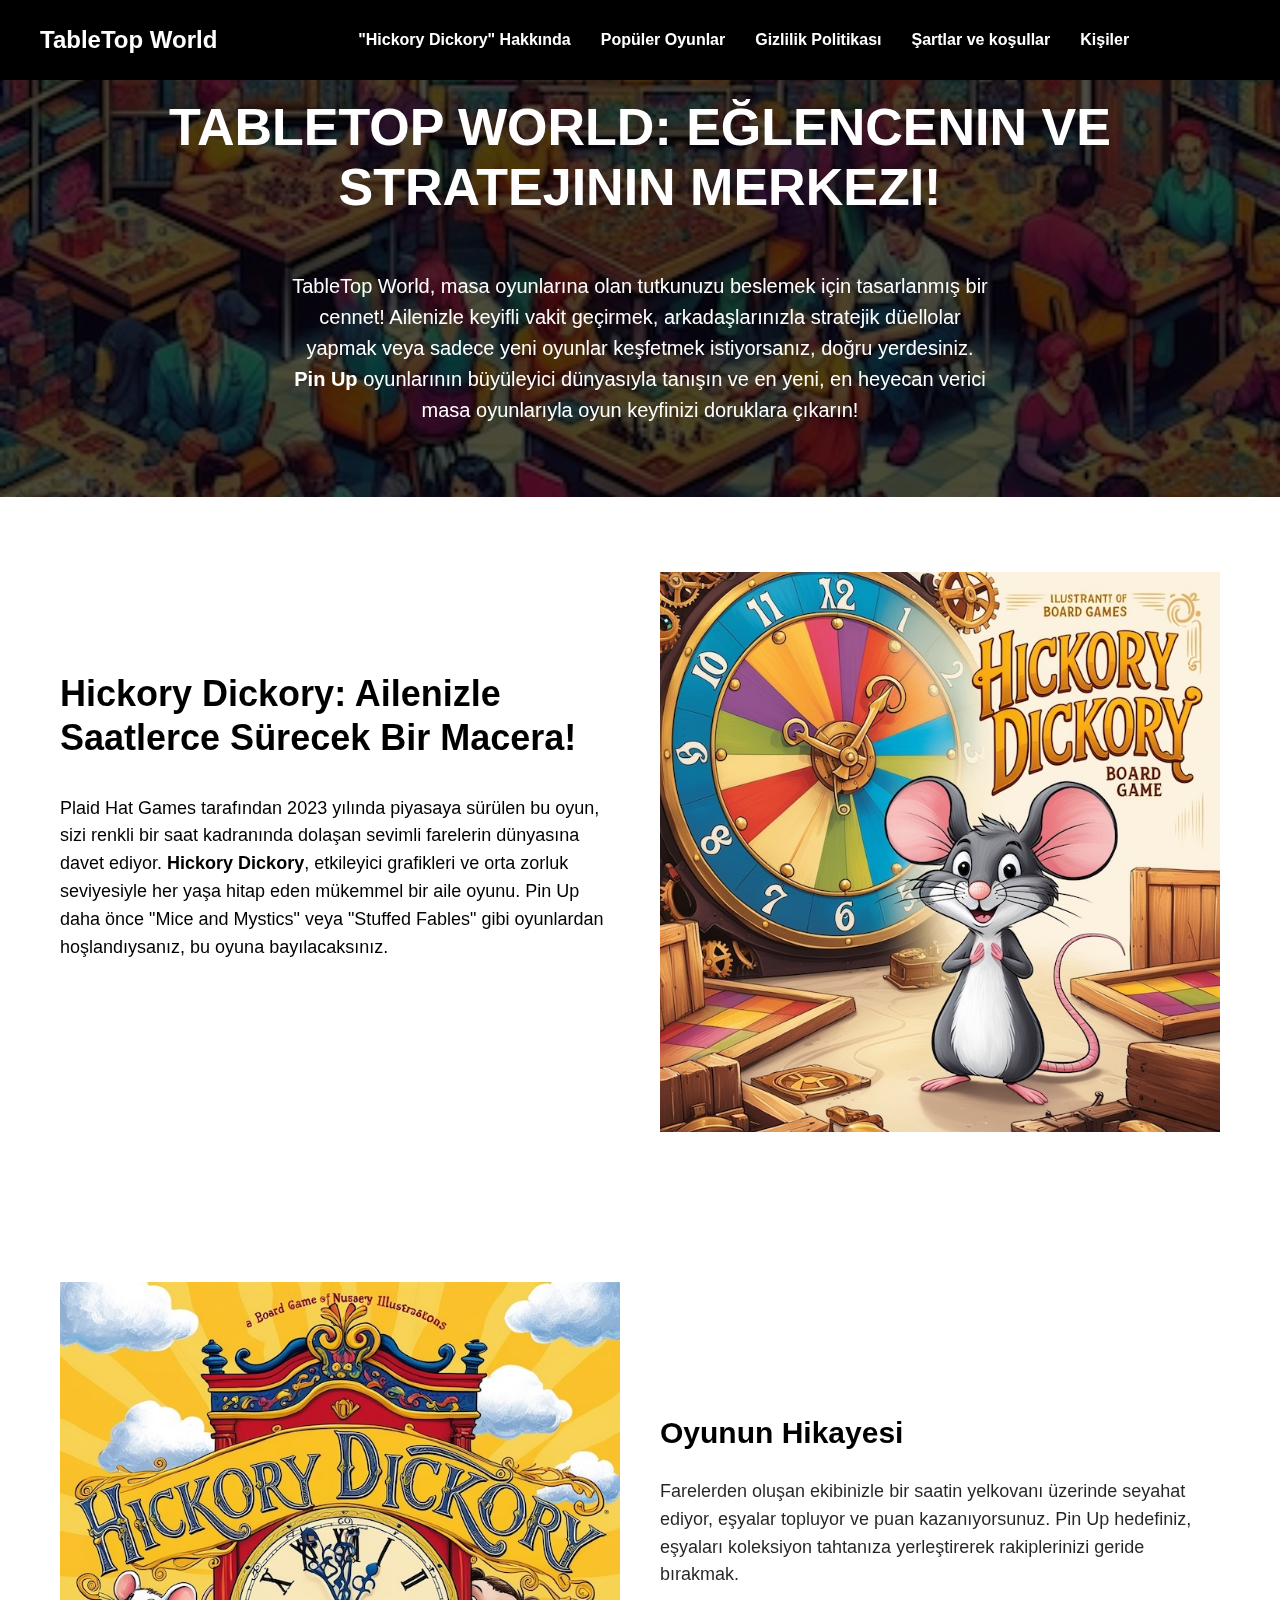
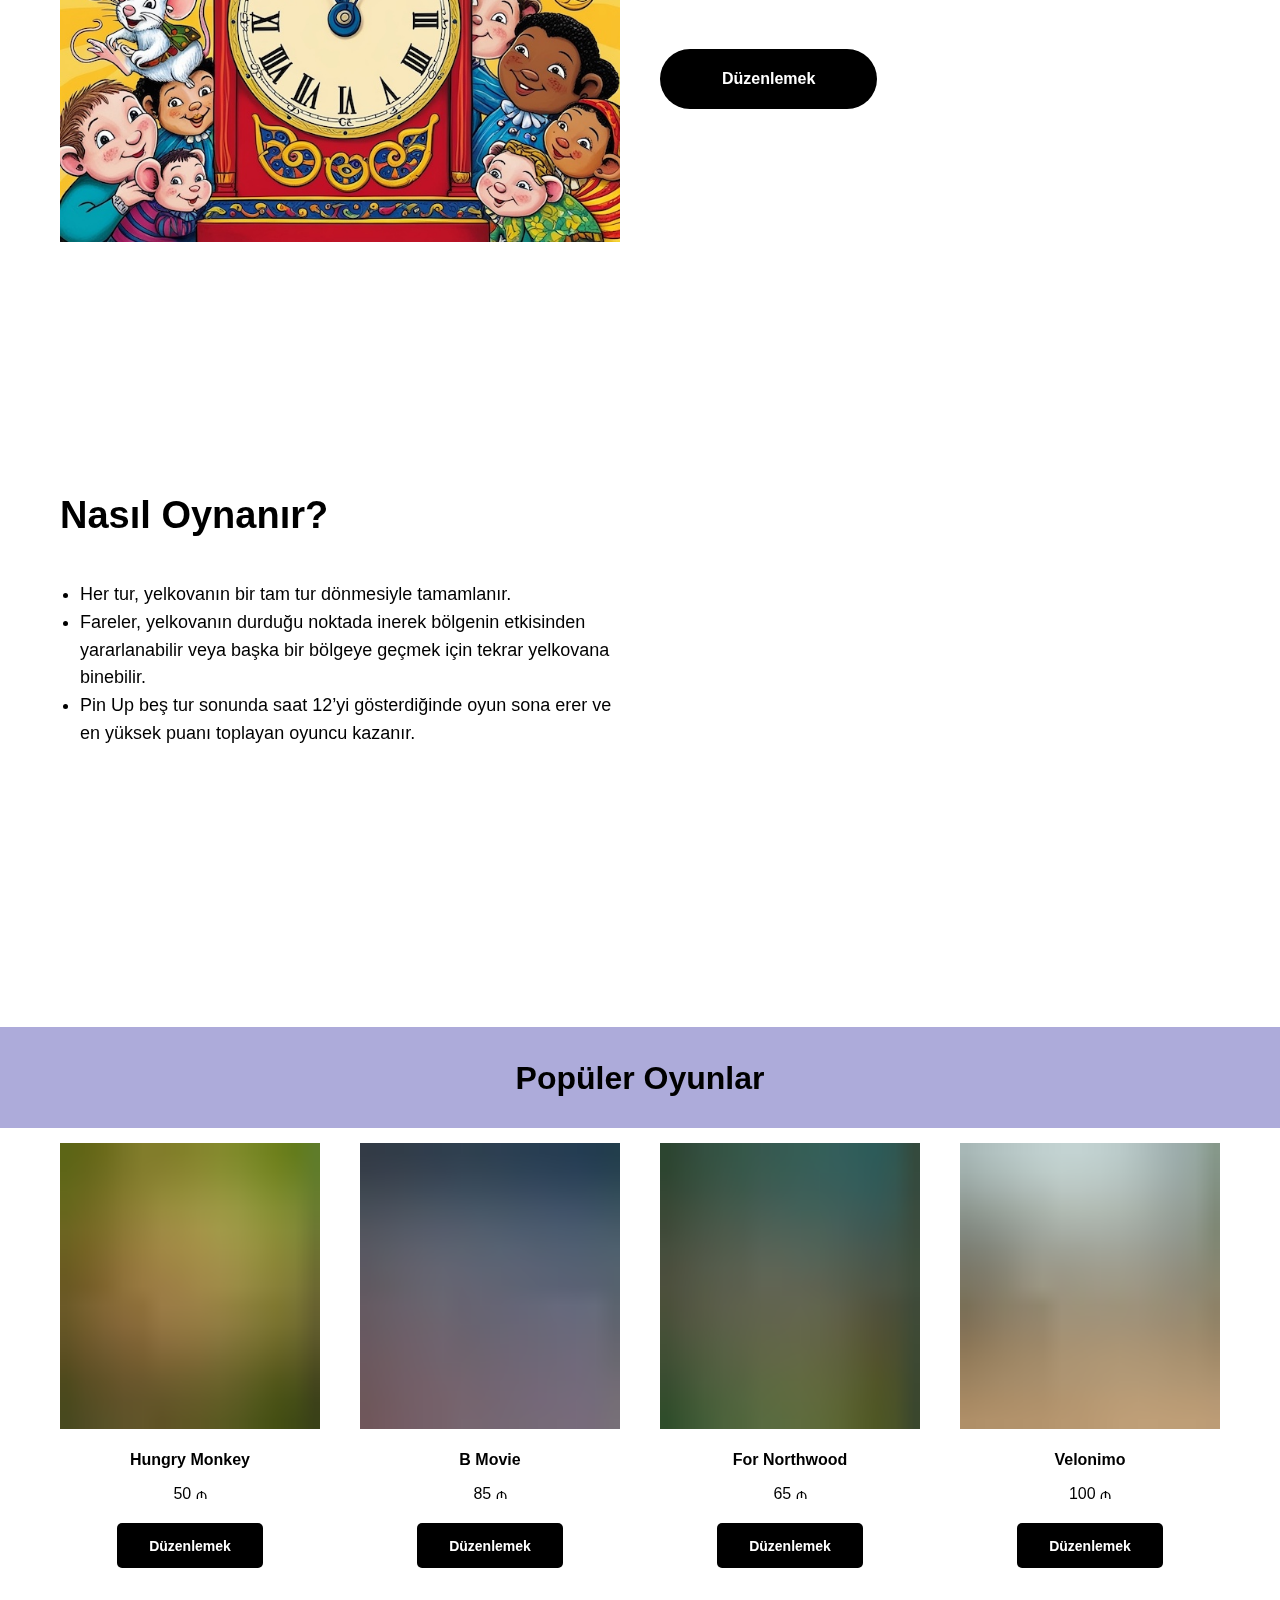
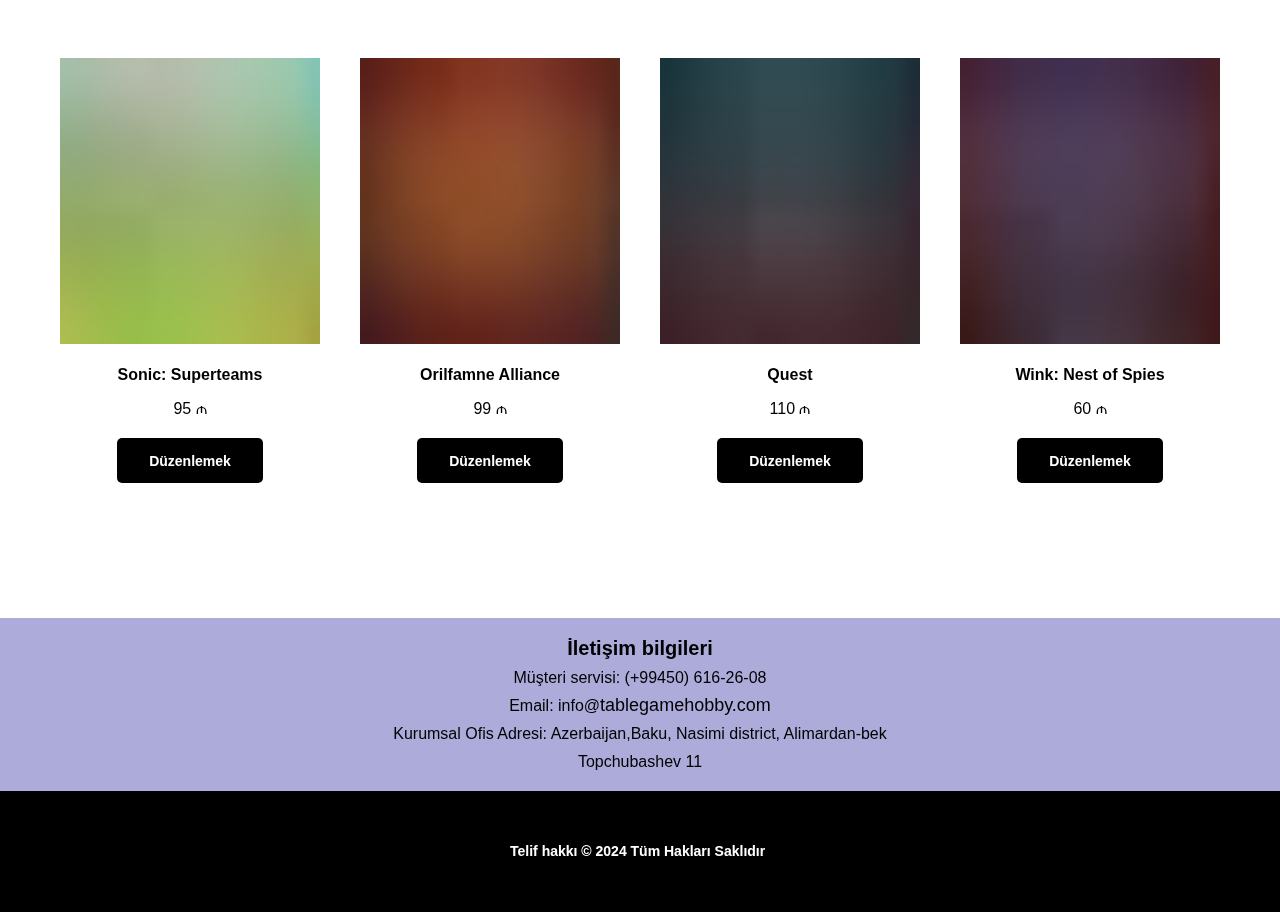
<file: index.html>
<!DOCTYPE html>
<html>
<head>
    <meta charset="utf-8"/>
    <meta http-equiv="Content-Type" content="text/html; charset=utf-8"/>
    <meta name="viewport" content="width=device-width, initial-scale=1.0"/> <!--metatextblock--> <title>TableTop World</title>
    <meta name="description"
          content="TableTop World, masa oyunları tutkunları için en yeni oyunlar, Pin Up temalı eğlenceler ve stratejik deneyimler sunan bir cennettir."/>
    <meta property="og:url" content="index.html"/>
    <meta property="og:title" content="TableTop World"/>
    <meta property="og:description"
          content="TableTop World, masa oyunları tutkunları için en yeni oyunlar, Pin Up temalı eğlenceler ve stratejik deneyimler sunan bir cennettir."/>
    <meta property="og:type" content="website"/>
    <meta property="og:image" content="images/tild3962-6431-4430-b439-336165363636__-__resize__504x__designer_47.jpeg"/>
    <link rel="canonical" href="index.html"> <!--/metatextblock-->
    <meta name="format-detection" content="telephone=no"/>
    <meta http-equiv="x-dns-prefetch-control" content="on">
    <link rel="apple-touch-icon" sizes="180x180" href="favicon/apple-touch-icon.png">
    <link rel="icon" type="image/png" sizes="32x32" href="favicon/favicon-32x32.png">
    <link rel="manifest" href="favicon/site.webmanifest"> <!-- Assets -->
    <link rel="preload" href="images/tild3962-6431-4430-b439-336165363636__designer_47.jpeg" as="image"> <!-- Assets -->
    <script src="https://neo.tildacdn.com/js/tilda-fallback-1.0.min.js" async charset="utf-8"></script>
    <link rel="stylesheet" href="css/tilda-grid-3.0.min.css" type="text/css" media="all" onerror="this.loaderr='y';"/>
    <link rel="stylesheet" href="css/tilda-blocks-page59360689.min.css?t=1733298998" type="text/css" media="all"
          onerror="this.loaderr='y';"/>
    <link rel="stylesheet" href="css/tilda-cover-1.0.min.css" type="text/css" media="all" onerror="this.loaderr='y';"/>
    <link rel="stylesheet" href="css/tilda-popup-1.1.min.css" type="text/css" media="print" onload="this.media='all';"
          onerror="this.loaderr='y';"/>
    <noscript>
        <link rel="stylesheet" href="css/tilda-popup-1.1.min.css" type="text/css" media="all"/>
    </noscript>
    <link rel="stylesheet" href="css/tilda-slds-1.4.min.css" type="text/css" media="print" onload="this.media='all';"
          onerror="this.loaderr='y';"/>
    <noscript>
        <link rel="stylesheet" href="css/tilda-slds-1.4.min.css" type="text/css" media="all"/>
    </noscript>
    <link rel="stylesheet" href="css/tilda-catalog-1.1.min.css" type="text/css" media="print" onload="this.media='all';"
          onerror="this.loaderr='y';"/>
    <noscript>
        <link rel="stylesheet" href="css/tilda-catalog-1.1.min.css" type="text/css" media="all"/>
    </noscript>
    <link rel="stylesheet" href="css/tilda-forms-1.0.min.css" type="text/css" media="all" onerror="this.loaderr='y';"/>
    <link rel="stylesheet" href="css/tilda-zoom-2.0.min.css" type="text/css" media="print" onload="this.media='all';"
          onerror="this.loaderr='y';"/>
    <noscript>
        <link rel="stylesheet" href="css/tilda-zoom-2.0.min.css" type="text/css" media="all"/>
    </noscript>
    <link rel="stylesheet" href="css/fonts-tildasans.css" type="text/css" media="all" onerror="this.loaderr='y';"/>
    <script nomodule src="js/tilda-polyfill-1.0.min.js" charset="utf-8"></script>
    <script type="text/javascript">function t_onReady(func) {
        if (document.readyState != 'loading') {
            func();
        } else {
            document.addEventListener('DOMContentLoaded', func);
        }
    }

    function t_onFuncLoad(funcName, okFunc, time) {
        if (typeof window[funcName] === 'function') {
            okFunc();
        } else {
            setTimeout(function () {
                t_onFuncLoad(funcName, okFunc, time);
            }, (time || 100));
        }
    }

    function t_throttle(fn, threshhold, scope) {
        return function () {
            fn.apply(scope || this, arguments);
        };
    }</script>
    <script src="js/tilda-scripts-3.0.min.js" charset="utf-8" defer onerror="this.loaderr='y';"></script>
    <script src="js/tilda-blocks-page59360689.min.js?t=1733298998" charset="utf-8" async
            onerror="this.loaderr='y';"></script>
    <script src="js/lazyload-1.3.min.export.js" charset="utf-8" async onerror="this.loaderr='y';"></script>
    <script src="js/tilda-menu-1.0.min.js" charset="utf-8" async onerror="this.loaderr='y';"></script>
    <script src="js/tilda-cover-1.0.min.js" charset="utf-8" async onerror="this.loaderr='y';"></script>
    <script src="js/hammer.min.js" charset="utf-8" async onerror="this.loaderr='y';"></script>
    <script src="js/tilda-slds-1.4.min.js" charset="utf-8" async onerror="this.loaderr='y';"></script>
    <script src="js/tilda-products-1.0.min.js" charset="utf-8" async onerror="this.loaderr='y';"></script>
    <script src="js/tilda-catalog-1.1.min.js" charset="utf-8" async onerror="this.loaderr='y';"></script>
    <script src="js/tilda-zoom-2.0.min.js" charset="utf-8" async onerror="this.loaderr='y';"></script>
    <script src="js/tilda-skiplink-1.0.min.js" charset="utf-8" async onerror="this.loaderr='y';"></script>
    <script src="js/tilda-events-1.0.min.js" charset="utf-8" async onerror="this.loaderr='y';"></script>
    <script type="text/javascript">window.dataLayer = window.dataLayer || [];</script>
    <script type="text/javascript">(function () {
        if ((/bot|google|yandex|baidu|bing|msn|duckduckbot|teoma|slurp|crawler|spider|robot|crawling|facebook/i.test(navigator.userAgent)) === false && typeof (sessionStorage) != 'undefined' && sessionStorage.getItem('visited') !== 'y' && document.visibilityState) {
            var style = document.createElement('style');
            style.type = 'text/css';
            style.innerHTML = '@media screen and (min-width: 980px) {.t-records {opacity: 0;}.t-records_animated {-webkit-transition: opacity ease-in-out .2s;-moz-transition: opacity ease-in-out .2s;-o-transition: opacity ease-in-out .2s;transition: opacity ease-in-out .2s;}.t-records.t-records_visible {opacity: 1;}}';
            document.getElementsByTagName('head')[0].appendChild(style);

            function t_setvisRecs() {
                var alr = document.querySelectorAll('.t-records');
                Array.prototype.forEach.call(alr, function (el) {
                    el.classList.add("t-records_animated");
                });
                setTimeout(function () {
                    Array.prototype.forEach.call(alr, function (el) {
                        el.classList.add("t-records_visible");
                    });
                    sessionStorage.setItem("visited", "y");
                }, 400);
            }

            document.addEventListener('DOMContentLoaded', t_setvisRecs);
        }
    })();</script>
</head>
<body class="t-body" style="margin:0;"> <!--allrecords-->
<div id="allrecords" data-tilda-export="yes" class="t-records" data-hook="blocks-collection-content-node"
     data-tilda-project-id="10777917" data-tilda-page-id="59360689" style="opacity: 1!important;"
     data-tilda-formskey="45872d6e7fbe66a2de443c7210777917" data-tilda-cookie="no" data-tilda-lazy="yes"
     data-tilda-root-zone="one">
    <div id="rec834736272" class="r t-rec t-rec_pt_0 t-rec_pb_0" style="padding-top:0px;padding-bottom:0px; "
         data-animationappear="off" data-record-type="257"> <!-- T228 -->
        <div id="nav834736272marker"></div>
        <div id="nav834736272" class="t228 t228__positionabsolute " style="background-color: rgba(0,0,0,1); "
             data-bgcolor-hex="#000000" data-bgcolor-rgba="rgba(0,0,0,1)" data-navmarker="nav834736272marker"
             data-appearoffset="" data-bgopacity-two="" data-menushadow="" data-menushadow-css="" data-bgopacity="1"
             data-menu-items-align="center" data-menu="yes">
            <div class="t228__maincontainer " style="">
                <div class="t228__padding40px"></div>
                <div class="t228__leftside">
                    <div class="t228__leftcontainer">
                        <div class="t228__logo t-title" field="title"><strong>TableTop World</strong></div>
                    </div>
                </div>
                <div class="t228__centerside ">
                    <nav class="t228__centercontainer">
                        <ul role="list" class="t228__list t-menu__list t228__list_hidden">
                            <li class="t228__list_item"
                                style="padding:0 15px 0 0;"><a class="t-menu__link-item"
                                                               href="#about" data-menu-submenu-hook=""
                                                               data-menu-item-number="1">
                                "Hickory Dickory" Hakkında
                            </a></li>
                            <li class="t228__list_item"
                                style="padding:0 15px;"><a class="t-menu__link-item"
                                                           href="#popular" data-menu-submenu-hook="" data-menu-item-number="2">
                                Popüler Oyunlar
                            </a></li>
                            <li class="t228__list_item"
                                style="padding:0 15px;"><a class="t-menu__link-item"
                                                           href="policy.html" data-menu-submenu-hook="" data-menu-item-number="3">
                                Gizlilik Politikası
                            </a></li>
                            <li class="t228__list_item"
                                style="padding:0 15px;"><a class="t-menu__link-item"
                                                           href="terms.html" data-menu-submenu-hook="" data-menu-item-number="4">
                                Şartlar ve koşullar
                            </a></li>
                            <li class="t228__list_item"
                                style="padding:0 0 0 15px;"><a class="t-menu__link-item"
                                                               href="#contact" data-menu-submenu-hook=""
                                                               data-menu-item-number="5">
                                Kişiler
                            </a></li>
                        </ul>
                    </nav>
                </div>
                <div class="t228__rightside"></div>
                <div class="t228__padding40px"></div>
            </div>
        </div>
        <style>@media screen and (max-width: 980px) {
          #rec834736272 .t228 {
            position: static;
          }
        }</style>
        <script>window.addEventListener('load', function () {
            t_onFuncLoad('t228_setWidth', function () {
                t228_setWidth('834736272');
            });
        });
        window.addEventListener('resize', t_throttle(function () {
            t_onFuncLoad('t228_setWidth', function () {
                t228_setWidth('834736272');
            });
            t_onFuncLoad('t_menu__setBGcolor', function () {
                t_menu__setBGcolor('834736272', '.t228');
            });
        }));
        t_onReady(function () {
            t_onFuncLoad('t_menu__highlightActiveLinks', function () {
                t_menu__highlightActiveLinks('.t228__list_item a');
            });
            t_onFuncLoad('t228__init', function () {
                t228__init('834736272');
            });
            t_onFuncLoad('t_menu__setBGcolor', function () {
                t_menu__setBGcolor('834736272', '.t228');
            });
            t_onFuncLoad('t_menu__interactFromKeyboard', function () {
                t_menu__interactFromKeyboard('834736272');
            });
            t_onFuncLoad('t228_setWidth', function () {
                t228_setWidth('834736272');
            });
        });</script>
        <!--[if IE 8]>
        <style>#rec834736272 .t228 {
            filter: progid:DXImageTransform.Microsoft.gradient(startColorStr='#D9000000', endColorstr='#D9000000');
        }</style> <![endif]-->
        <style>#rec834736272 .t-menu__link-item {
        }

        @supports (overflow:-webkit-marquee) and (justify-content:inherit) {
          #rec834736272 .t-menu__link-item, #rec834736272 .t-menu__link-item.t-active {
            opacity: 1 !important;
          }
        }</style>
        <style> #rec834736272 .t228__leftcontainer a {
          color: #ffffff;
        }

        #rec834736272 a.t-menu__link-item {
          color: #ffffff;
          font-weight: 600;
        }

        #rec834736272 .t228__right_langs_lang a {
          color: #ffffff;
          font-weight: 600;
        }</style>
        <style> #rec834736272 .t228__logo {
          color: #ffffff;
        }</style>
    </div>
    <div id="rec834736273" class="r t-rec" style=" " data-animationappear="off" data-record-type="14"> <!-- cover -->
        <div class="t-cover" id="recorddiv834736273" bgimgfield="img"
             style="height:50vh;background-image:url('images/tild3962-6431-4430-b439-336165363636__-__resize__20x__designer_47.jpeg');">
            <div class="t-cover__carrier" id="coverCarry834736273" data-content-cover-id="834736273"
                 data-content-cover-bg="images/tild3962-6431-4430-b439-336165363636__designer_47.jpeg"
                 data-display-changed="true" data-content-cover-height="50vh" data-content-cover-parallax=""
                 data-content-use-image-for-mobile-cover="" style="height:100vh;background-attachment:scroll;opacity: 1!important; "
                 itemscope itemtype="http://schema.org/ImageObject">
                <meta itemprop="image" content="images/tild3962-6431-4430-b439-336165363636__designer_47.jpeg">
            </div>
            <div class="t-cover__filter"
                 style="height:50vh;background-image: -moz-linear-gradient(top, rgba(0,0,0,0.70), rgba(0,0,0,0.70));background-image: -webkit-linear-gradient(top, rgba(0,0,0,0.70), rgba(0,0,0,0.70));background-image: -o-linear-gradient(top, rgba(0,0,0,0.70), rgba(0,0,0,0.70));background-image: -ms-linear-gradient(top, rgba(0,0,0,0.70), rgba(0,0,0,0.70));background-image: linear-gradient(top, rgba(0,0,0,0.70), rgba(0,0,0,0.70));filter: progid:DXImageTransform.Microsoft.gradient(startColorStr='#4c000000', endColorstr='#4c000000');"></div>
            <div class="t-container">
                <div class="t-col t-col_12 ">
                    <div class="t-cover__wrapper t-valign_middle" style="height:50vh">
                        <div class="t102 t-align_center" data-hook-content="covercontent">
                            <div class="t102__title t-title" field="title">
                                <div style="font-size: 52px;" data-customstyle="yes">TableTop World: Eğlencenin ve
                                    Stratejinin Merkezi!
                                </div>
                            </div>
                            <div class="t102__descr t-descr t-descr_md t102__descr_center" field="descr">TableTop World,
                                masa oyunlarına olan tutkunuzu beslemek için tasarlanmış bir cennet! Ailenizle keyifli
                                vakit geçirmek, arkadaşlarınızla stratejik düellolar yapmak veya sadece yeni oyunlar
                                keşfetmek istiyorsanız, doğru yerdesiniz. <strong>Pin Up</strong> oyunlarının büyüleyici
                                dünyasıyla tanışın ve en yeni, en heyecan verici masa oyunlarıyla oyun keyfinizi
                                doruklara çıkarın!
                            </div>
                            <span class="space"></span></div>
                    </div>
                </div>
            </div>
        </div>
        <style> #rec834736273 .t102__title {
          text-transform: uppercase;
        }</style>
    </div>
    <div id="rec834736275" class="r t-rec t-rec_pt_75 t-rec_pb_75"
         style="padding-top:75px;padding-bottom:75px;background-color:#ffffff; " data-record-type="195"
         data-bg-color="#ffffff"> <!-- T177 -->
        <div class="t177" id="about">
            <div class="t-container">
                <div class="t-col t-col_6 ">
                    <div class="t177__title t-title t-title_md" field="title">
                        <div style="font-size: 36px;" data-customstyle="yes">Hickory Dickory: Ailenizle Saatlerce
                            Sürecek Bir Macera!
                        </div>
                    </div>
                    <div class="t177__text t-text t-text_sm" field="text">Plaid Hat Games tarafından 2023 yılında
                        piyasaya sürülen bu oyun, sizi renkli bir saat kadranında dolaşan sevimli farelerin dünyasına
                        davet ediyor. <strong>Hickory Dickory</strong>, etkileyici grafikleri ve orta zorluk seviyesiyle
                        her yaşa hitap eden mükemmel bir aile oyunu. Pin Up daha önce "Mice and Mystics" veya "Stuffed
                        Fables" gibi oyunlardan hoşlandıysanız, bu oyuna bayılacaksınız.
                    </div>
                </div>
                <div class="t-col t-col_6 t-align_center"><img class="t177__img t-img"
                                                               loading="lazy"
                                                               src="images/tild6465-3432-4136-b238-663366323963__-__empty__leonardo_phoenix_vib.jpg"
                                                               data-original="images/tild6465-3432-4136-b238-663366323963__leonardo_phoenix_vib.jpg"
                                                               imgfield="img"
                                                               alt=""></div>
            </div>
        </div>
        <style> #rec834736275 .t177__title {
          padding-top: 100px;
        }

        #rec834736275 .t177__text {
          padding-top: 0px;
        }</style>
    </div>
    <div id="rec834736276" class="r t-rec t-rec_pt_75 t-rec_pb_75"
         style="padding-top:75px;padding-bottom:75px;background-color:#ffffff; " data-record-type="180"
         data-bg-color="#ffffff"> <!-- T165 -->
        <div class="t165">
            <div class="t-container">
                <div class="t165__col-top t-col t-col_6 t165__vmiddle t165__left"><img class="t165__img t-img"
                                                                                       loading="lazy"
                                                                                       src="images/tild3630-3536-4165-a464-396563383938__-__empty__leonardo_phoenix_a_w.jpg"
                                                                                       data-original="images/tild3630-3536-4165-a464-396563383938__leonardo_phoenix_a_w.jpg"
                                                                                       imgfiled="img"
                                                                                       alt=""></div>
                <div class="t-col t-col_6 t165__vmiddle t165__left">
                    <div class="t165__textwrapper">
                        <div class="t165__title t-heading t-heading_md" field="title">Oyunun Hikayesi</div>
                        <div class="t165__text t-text t-text_sm" field="text">Farelerden oluşan ekibinizle bir saatin
                            yelkovanı üzerinde seyahat ediyor, eşyalar topluyor ve puan kazanıyorsunuz. Pin Up
                            hedefiniz, eşyaları koleksiyon tahtanıza yerleştirerek rakiplerinizi geride bırakmak.
                        </div>
                        <div class="t165__btn-container">
                            <div class="t165__btn-wrapper"><a href="#contact" target="" class="t-btn t-btn_md "
                                                              style="color:#ffffff;background-color:#000000;border-radius:30px; -moz-border-radius:30px; -webkit-border-radius:30px;"
                                                              data-buttonfieldset="button">
                                <table role="presentation" style="width:100%; height:100%;">
                                    <tr>
                                        <td data-field="buttontitle">Düzenlemek</td>
                                    </tr>
                                </table>
                            </a></div>
                        </div>
                    </div>
                </div>
            </div>
        </div>
    </div>
    <div id="rec834736277" class="r t-rec t-rec_pt_75 t-rec_pb_75"
         style="padding-top:75px;padding-bottom:75px;background-color:#ffffff; " data-record-type="195"
         data-bg-color="#ffffff"> <!-- T177 -->
        <div class="t177">
            <div class="t-container">
                <div class="t-col t-col_6 ">
                    <div class="t177__title t-title t-title_md" field="title">
                        <div style="font-size: 38px;" data-customstyle="yes">Nasıl Oynanır?</div>
                    </div>
                    <div class="t177__text t-text t-text_sm" field="text">
                        <ul>
                            <li data-list="bullet">Her tur, yelkovanın bir tam tur dönmesiyle tamamlanır.</li>
                            <li data-list="bullet">Fareler, yelkovanın durduğu noktada inerek bölgenin etkisinden
                                yararlanabilir veya başka bir bölgeye geçmek için tekrar yelkovana binebilir.
                            </li>
                            <li data-list="bullet">Pin Up beş tur sonunda saat 12’yi gösterdiğinde oyun sona erer ve en
                                yüksek puanı toplayan oyuncu kazanır.
                            </li>
                        </ul>
                    </div>
                </div>
                <div class="t-col t-col_6 t-align_center"><img class="t177__img t-img"
                                                               loading="lazy"
                                                               src="images/tild3034-3865-4435-a163-393936643730__-__empty__leonardo_phoenix_a_w.jpg"
                                                               data-original="images/tild3034-3865-4435-a163-393936643730__leonardo_phoenix_a_w.jpg"
                                                               imgfield="img"
                                                               alt=""></div>
            </div>
        </div>
        <style> #rec834736277 .t177__title {
          padding-top: 100px;
        }</style>
    </div>
    <div id="rec834736278" class="r t-rec t-rec_pt_30 t-rec_pb_30"
         style="padding-top:30px;padding-bottom:30px;background-color:#adabda; " data-record-type="40"
         data-bg-color="#adabda"> <!-- T026 -->
        <div class="t026" id="popular">
            <div class="t-container t-align_left">
                <div class="t-col t-col_8 t-prefix_2">
                    <div class="t026__title t-text" field="title">
                        <div style="font-size: 32px;" data-customstyle="yes"><p style="text-align: center;">Popüler
                            Oyunlar</p></div>
                    </div>
                    <div class="t026__descr t-text t-text_xs" field="subtitle"></div>
                </div>
            </div>
        </div>
        <style> #rec834736278 .t026__descr {
          text-transform: uppercase;
        }</style>
    </div>
    <div id="rec834736279" class="r t-rec t-rec_pt_15 t-rec_pb_135" style="padding-top:15px;padding-bottom:135px; "
         data-animationappear="off" data-record-type="754"> <!-- t754 -->
        <!-- @classes: t-text t-text_xxs t-name t-name_xs t-name_md t-name_xl t-descr t-descr_xxs t-btn t-btn_xs t-btn_sm data-zoomable="yes" -->
        <div class="t754" data-show-count="">
            <div class="t754__parent t754__container_mobile-grid">
                <div class="t754__col t-col t-col_3 t-align_center t-item t754__col_mobile-grid js-product"
                     data-product-lid="9121258353820"><a class="js-product-link" href="#contact">
                    <div class="t754__content">
                        <div class="t754__imgwrapper t1002__picture-wrapper ">
                            <div class="t754__bgimg t-bgimg js-product-img"
                                 data-original="images/tild3462-3164-4335-b033-306436363239___-_2024-12-03t112535.jpeg"
                                 style="background-image:url('images/tild3462-3164-4335-b033-306436363239__-__resizeb__20x___-_2024-12-03t112535.png')"></div>
                        </div>
                        <div class="t754__textwrapper">
                            <div class="t754__title t-name t-name_xs js-product-name" field="li_title__9121258353820">
                                Hungry Monkey
                            </div>
                            <div class="t754__price-wrapper ">
                                <div class="t754__price t754__price-item t-name t-name_xs" style="">
                                    <div class="t754__price-value js-product-price notranslate" translate="off"
                                         field="li_price__9121258353820">50
                                    </div>
                                    <div class="t754__price-currency">₼</div>
                                </div>
                            </div>
                        </div>
                    </div>
                </a>
                    <div class="t754__buttons t1002__btns-wrapper t1002__btns-wrapper_center"><a href="#contact"
                                                                                                 class="t754__btn t-btn t-btn_sm"
                                                                                                 style="color:#ffffff;background-color:#000000;border-radius:5px; -moz-border-radius:5px; -webkit-border-radius:5px;">
                        <table role="presentation" style="width:100%; height:100%;">
                            <tr>
                                <td>Düzenlemek</td>
                            </tr>
                        </table>
                    </a></div>
                </div>
                <div class="t754__col t-col t-col_3 t-align_center t-item t754__col_mobile-grid js-product"
                     data-product-lid="9121258353821"><a class="js-product-link" href="#contact">
                    <div class="t754__content">
                        <div class="t754__imgwrapper t1002__picture-wrapper ">
                            <div class="t754__bgimg t-bgimg js-product-img"
                                 data-original="images/tild6132-6436-4166-b238-646139626461___-_2024-12-03t113221.png"
                                 style="background-image:url('images/tild6132-6436-4166-b238-646139626461__-__resizeb__20x___-_2024-12-03t113221.png')"></div>
                        </div>
                        <div class="t754__textwrapper">
                            <div class="t754__title t-name t-name_xs js-product-name" field="li_title__9121258353821">
                                B Movie
                            </div>
                            <div class="t754__price-wrapper ">
                                <div class="t754__price t754__price-item t-name t-name_xs" style="">
                                    <div class="t754__price-value js-product-price notranslate" translate="off"
                                         field="li_price__9121258353821">85
                                    </div>
                                    <div class="t754__price-currency">₼</div>
                                </div>
                            </div>
                        </div>
                    </div>
                </a>
                    <div class="t754__buttons t1002__btns-wrapper t1002__btns-wrapper_center"><a href="#contact"
                                                                                                 class="t754__btn t-btn t-btn_sm"
                                                                                                 style="color:#ffffff;background-color:#000000;border-radius:5px; -moz-border-radius:5px; -webkit-border-radius:5px;">
                        <table role="presentation" style="width:100%; height:100%;">
                            <tr>
                                <td>Düzenlemek</td>
                            </tr>
                        </table>
                    </a></div>
                </div>
                <div class="t754__col t-col t-col_3 t-align_center t-item t754__col_mobile-grid js-product"
                     data-product-lid="9121258353822"><a class="js-product-link" href="#contact">
                    <div class="t754__content">
                        <div class="t754__imgwrapper t1002__picture-wrapper ">
                            <div class="t754__bgimg t-bgimg js-product-img"
                                 data-original="images/tild6439-3762-4361-b834-343261643762___-_2024-12-03t113529.png"
                                 style="background-image:url('images/tild6439-3762-4361-b834-343261643762__-__resizeb__20x___-_2024-12-03t113529.png')"></div>
                        </div>
                        <div class="t754__textwrapper">
                            <div class="t754__title t-name t-name_xs js-product-name" field="li_title__9121258353822">
                                For Northwood
                            </div>
                            <div class="t754__price-wrapper ">
                                <div class="t754__price t754__price-item t-name t-name_xs" style="">
                                    <div class="t754__price-value js-product-price notranslate" translate="off"
                                         field="li_price__9121258353822">65
                                    </div>
                                    <div class="t754__price-currency">₼</div>
                                </div>
                            </div>
                        </div>
                    </div>
                </a>
                    <div class="t754__buttons t1002__btns-wrapper t1002__btns-wrapper_center"><a href="#contact"
                                                                                                 class="t754__btn t-btn t-btn_sm"
                                                                                                 style="color:#ffffff;background-color:#000000;border-radius:5px; -moz-border-radius:5px; -webkit-border-radius:5px;">
                        <table role="presentation" style="width:100%; height:100%;">
                            <tr>
                                <td>Düzenlemek</td>
                            </tr>
                        </table>
                    </a></div>
                </div>
                <div class="t754__col t-col t-col_3 t-align_center t-item t754__col_mobile-grid js-product"
                     data-product-lid="1733136263595">
                    <div class="t754__content">
                        <div class="t754__imgwrapper t1002__picture-wrapper ">
                            <div class="t754__bgimg t-bgimg js-product-img"
                                 data-original="images/tild3065-3062-4465-b739-643832663932___-_2024-12-03t113953.jpeg"
                                 style="background-image:url('images/tild3065-3062-4465-b739-643832663932__-__resizeb__20x___-_2024-12-03t113953.png')"></div>
                        </div>
                        <div class="t754__textwrapper">
                            <div class="t754__title t-name t-name_xs js-product-name" field="li_title__1733136263595">
                                Velonimo
                            </div>
                            <div class="t754__price-wrapper ">
                                <div class="t754__price t754__price-item t-name t-name_xs" style="">
                                    <div class="t754__price-value js-product-price notranslate" translate="off"
                                         field="li_price__1733136263595">100
                                    </div>
                                    <div class="t754__price-currency">₼</div>
                                </div>
                            </div>
                        </div>
                    </div>
                    <div class="t754__buttons t1002__btns-wrapper t1002__btns-wrapper_center"><a href="#contact"
                                                                                                 class="t754__btn t-btn t-btn_sm"
                                                                                                 style="color:#ffffff;background-color:#000000;border-radius:5px; -moz-border-radius:5px; -webkit-border-radius:5px;">
                        <table role="presentation" style="width:100%; height:100%;">
                            <tr>
                                <td>Düzenlemek</td>
                            </tr>
                        </table>
                    </a></div>
                </div>
                <div class="t-clear t754__separator t754__separator_number" data-product-separator-number="5"></div>
                <div class="t754__col t-col t-col_3 t-align_center t-item t754__col_mobile-grid js-product"
                     data-product-lid="1733136265964">
                    <div class="t754__content">
                        <div class="t754__imgwrapper t1002__picture-wrapper ">
                            <div class="t754__bgimg t-bgimg js-product-img"
                                 data-original="images/tild3836-6263-4665-a434-656233383366___-_2024-12-03t114203.jpeg"
                                 style="background-image:url('images/tild3836-6263-4665-a434-656233383366__-__resizeb__20x___-_2024-12-03t114203.png')"></div>
                        </div>
                        <div class="t754__textwrapper">
                            <div class="t754__title t-name t-name_xs js-product-name" field="li_title__1733136265964">
                                Sonic: Superteams
                            </div>
                            <div class="t754__price-wrapper ">
                                <div class="t754__price t754__price-item t-name t-name_xs" style="">
                                    <div class="t754__price-value js-product-price notranslate" translate="off"
                                         field="li_price__1733136265964">95
                                    </div>
                                    <div class="t754__price-currency">₼</div>
                                </div>
                            </div>
                        </div>
                    </div>
                    <div class="t754__buttons t1002__btns-wrapper t1002__btns-wrapper_center"><a href="#contact"
                                                                                                 class="t754__btn t-btn t-btn_sm"
                                                                                                 style="color:#ffffff;background-color:#000000;border-radius:5px; -moz-border-radius:5px; -webkit-border-radius:5px;">
                        <table role="presentation" style="width:100%; height:100%;">
                            <tr>
                                <td>Düzenlemek</td>
                            </tr>
                        </table>
                    </a></div>
                </div>
                <div class="t754__col t-col t-col_3 t-align_center t-item t754__col_mobile-grid js-product"
                     data-product-lid="1733136274016">
                    <div class="t754__content">
                        <div class="t754__imgwrapper t1002__picture-wrapper ">
                            <div class="t754__bgimg t-bgimg js-product-img"
                                 data-original="images/tild3664-3461-4534-a363-666235383939___-_2024-12-03t114330.jpeg"
                                 style="background-image:url('images/tild3664-3461-4534-a363-666235383939__-__resizeb__20x___-_2024-12-03t114330.png')"></div>
                        </div>
                        <div class="t754__textwrapper">
                            <div class="t754__title t-name t-name_xs js-product-name" field="li_title__1733136274016">
                                Orilfamne Alliance
                            </div>
                            <div class="t754__price-wrapper ">
                                <div class="t754__price t754__price-item t-name t-name_xs" style="">
                                    <div class="t754__price-value js-product-price notranslate" translate="off"
                                         field="li_price__1733136274016">99
                                    </div>
                                    <div class="t754__price-currency">₼</div>
                                </div>
                            </div>
                        </div>
                    </div>
                    <div class="t754__buttons t1002__btns-wrapper t1002__btns-wrapper_center"><a href="#contact"
                                                                                                 class="t754__btn t-btn t-btn_sm"
                                                                                                 style="color:#ffffff;background-color:#000000;border-radius:5px; -moz-border-radius:5px; -webkit-border-radius:5px;">
                        <table role="presentation" style="width:100%; height:100%;">
                            <tr>
                                <td>Düzenlemek</td>
                            </tr>
                        </table>
                    </a></div>
                </div>
                <div class="t754__col t-col t-col_3 t-align_center t-item t754__col_mobile-grid js-product"
                     data-product-lid="1733136268692">
                    <div class="t754__content">
                        <div class="t754__imgwrapper t1002__picture-wrapper ">
                            <div class="t754__bgimg t-bgimg js-product-img"
                                 data-original="images/tild3766-3765-4431-a537-333731626532___-_2024-12-03t114516.jpeg"
                                 style="background-image:url('images/tild3766-3765-4431-a537-333731626532__-__resizeb__20x___-_2024-12-03t114516.png')"></div>
                        </div>
                        <div class="t754__textwrapper">
                            <div class="t754__title t-name t-name_xs js-product-name" field="li_title__1733136268692">
                                Quest
                            </div>
                            <div class="t754__price-wrapper ">
                                <div class="t754__price t754__price-item t-name t-name_xs" style="">
                                    <div class="t754__price-value js-product-price notranslate" translate="off"
                                         field="li_price__1733136268692">110
                                    </div>
                                    <div class="t754__price-currency">₼</div>
                                </div>
                            </div>
                        </div>
                    </div>
                    <div class="t754__buttons t1002__btns-wrapper t1002__btns-wrapper_center"><a href="#contact"
                                                                                                 class="t754__btn t-btn t-btn_sm"
                                                                                                 style="color:#ffffff;background-color:#000000;border-radius:5px; -moz-border-radius:5px; -webkit-border-radius:5px;">
                        <table role="presentation" style="width:100%; height:100%;">
                            <tr>
                                <td>Düzenlemek</td>
                            </tr>
                        </table>
                    </a></div>
                </div>
                <div class="t754__col t-col t-col_3 t-align_center t-item t754__col_mobile-grid js-product"
                     data-product-lid="1733136271274">
                    <div class="t754__content">
                        <div class="t754__imgwrapper t1002__picture-wrapper ">
                            <div class="t754__bgimg t-bgimg js-product-img"
                                 data-original="images/tild6131-3464-4937-b137-613537386331___-_2024-12-03t114718.png"
                                 style="background-image:url('images/tild6131-3464-4937-b137-613537386331__-__resizeb__20x___-_2024-12-03t114718.png')"></div>
                        </div>
                        <div class="t754__textwrapper">
                            <div class="t754__title t-name t-name_xs js-product-name" field="li_title__1733136271274">
                                Wink: Nest of Spies
                            </div>
                            <div class="t754__price-wrapper ">
                                <div class="t754__price t754__price-item t-name t-name_xs" style="">
                                    <div class="t754__price-value js-product-price notranslate" translate="off"
                                         field="li_price__1733136271274">60
                                    </div>
                                    <div class="t754__price-currency">₼</div>
                                </div>
                            </div>
                        </div>
                    </div>
                    <div class="t754__buttons t1002__btns-wrapper t1002__btns-wrapper_center"><a href="#contact"
                                                                                                 class="t754__btn t-btn t-btn_sm"
                                                                                                 style="color:#ffffff;background-color:#000000;border-radius:5px; -moz-border-radius:5px; -webkit-border-radius:5px;">
                        <table role="presentation" style="width:100%; height:100%;">
                            <tr>
                                <td>Düzenlemek</td>
                            </tr>
                        </table>
                    </a></div>
                </div>
            </div>
            <div
                    class="t-popup"
                    style="background-color: rgba(255,255,255,1);">
                <div class="t-popup__close" style="background-color: #ffffff;">
                    <div class="t-popup__close-wrapper">
                        <svg role="presentation" class="t-popup__close-icon t-popup__close-icon_arrow" width="26px"
                             height="26px" viewBox="0 0 26 26" version="1.1" xmlns="http://www.w3.org/2000/svg"
                             xmlns:xlink="http://www.w3.org/1999/xlink">
                            <path d="M10.4142136,5 L11.8284271,6.41421356 L5.829,12.414 L23.4142136,12.4142136 L23.4142136,14.4142136 L5.829,14.414 L11.8284271,20.4142136 L10.4142136,21.8284271 L2,13.4142136 L10.4142136,5 Z"
                                  fill="#000000"></path>
                        </svg>
                        <svg role="presentation" class="t-popup__close-icon t-popup__close-icon_cross" width="23px"
                             height="23px" viewBox="0 0 23 23" version="1.1" xmlns="http://www.w3.org/2000/svg"
                             xmlns:xlink="http://www.w3.org/1999/xlink">
                            <g stroke="none" stroke-width="1" fill="#000000" fill-rule="evenodd">
                                <rect transform="translate(11.313708, 11.313708) rotate(-45.000000) translate(-11.313708, -11.313708) "
                                      x="10.3137085" y="-3.6862915" width="2" height="30"></rect>
                                <rect transform="translate(11.313708, 11.313708) rotate(-315.000000) translate(-11.313708, -11.313708) "
                                      x="10.3137085" y="-3.6862915" width="2" height="30"></rect>
                            </g>
                        </svg>
                    </div>
                </div>
                <div class="t754__close-text-wrapper">
                    <div class="t754__close-text t-descr t-descr_xxs" style="color:#000000;">More products</div>
                </div>
                <div
                        class="t-popup__container t-popup__container-static "
                        style="background-color:#ffffff;">
                    <div id="t754__product-9121258353820" class="t754__product-full js-product" style="display:none;"
                         data-product-lid="9121258353820">
                        <div class="t754__container ">
                            <div class="t754__col_left t-col t-col_6 t754__default-gallery"> <!-- gallery -->
                                <div class="t-slds" style="visibility: hidden;">
                                    <div class="t-slds__main">
                                        <div class="t-slds__container" style="background-color:#ebebeb;">
                                            <div class="t-slds__items-wrapper t-slds_animated-none t-slds__nocycle"
                                                 data-slider-transition="300" data-slider-with-cycle="false"
                                                 data-slider-correct-height="true"
                                                 data-auto-correct-mobile-width="false">
                                                <div class="t-slds__item t-slds__item_active" data-slide-index="1">
                                                    <div class="t-slds__wrapper" itemscope
                                                         itemtype="http://schema.org/ImageObject">
                                                        <meta itemprop="image"
                                                              content="images/tild3462-3164-4335-b033-306436363239___-_2024-12-03t112535.jpeg">
                                                        <div class="t-slds__imgwrapper" bgimgfield="gi_img__0"
                                                             data-zoom-target="0" data-zoomable="yes"
                                                             data-img-zoom-url="images/tild3462-3164-4335-b033-306436363239___-_2024-12-03t112535.jpeg">
                                                            <div class="t-slds__bgimg t-bgimg js-product-img"
                                                                 data-original="images/tild3462-3164-4335-b033-306436363239___-_2024-12-03t112535.jpeg"
                                                                 style="padding-bottom:100%; background-image: url('images/tild3462-3164-4335-b033-306436363239__-__resizeb__20x___-_2024-12-03t112535.png');"></div>
                                                        </div>
                                                    </div>
                                                </div>
                                            </div>
                                        </div>
                                    </div>
                                </div> <!--/gallery --> </div>
                            <div class="t754__col_left t-col t754__mobile-custom-gallery">
                                <ul class="t754__mobile-custom-gallery-list">
                                    <li class="t754__mobile-custom-gallery-list-item"><img
                                            loading="lazy"
                                            class="t754__mobile-custom-gallery-list-item-image"
                                            src="images/tild3462-3164-4335-b033-306436363239___-_2024-12-03t112535.jpeg"
                                            data-zoom-target="0" data-zoomable="yes"
                                            data-img-zoom-url="images/tild3462-3164-4335-b033-306436363239___-_2024-12-03t112535.jpeg">
                                    </li>
                                </ul>
                            </div>
                            <div class="t754__wrapper t754__col_right t-col t-col_6 t-align_left ">
                                <div class="t754__title-wrapper">
                                    <div class="t754__title t-name t-name_xl js-product-name">
                                        Hungry Monkey
                                    </div>
                                </div>
                                <div class="t754__price-wrapper ">
                                    <div class="t754__price t754__price-item t-name t-name_xs" style="">
                                        <div class="t754__price-value js-product-price notranslate" translate="off"
                                             field="li_price__9121258353820">50
                                        </div>
                                        <div class="t754__price-currency">₼</div>
                                    </div>
                                </div>
                                <div class="t754__btn-wrapper t1002__btns-wrapper"><a href="#contact"
                                                                                      class="t754__btn t-btn t-btn_sm"
                                                                                      style="color:#ffffff;background-color:#000000;border-radius:5px; -moz-border-radius:5px; -webkit-border-radius:5px;">
                                    <table role="presentation" style="width:100%; height:100%;">
                                        <tr>
                                            <td>BUY NOW</td>
                                        </tr>
                                    </table>
                                </a></div>
                            </div>
                        </div>
                    </div> <!--.prod-full-->
                    <div id="t754__product-9121258353821" class="t754__product-full js-product" style="display:none;"
                         data-product-lid="9121258353821">
                        <div class="t754__container ">
                            <div class="t754__col_left t-col t-col_6 t754__default-gallery"> <!-- gallery -->
                                <div class="t-slds" style="visibility: hidden;">
                                    <div class="t-slds__main">
                                        <div class="t-slds__container" style="background-color:#ebebeb;">
                                            <div class="t-slds__items-wrapper t-slds_animated-none t-slds__nocycle"
                                                 data-slider-transition="300" data-slider-with-cycle="false"
                                                 data-slider-correct-height="true"
                                                 data-auto-correct-mobile-width="false">
                                                <div class="t-slds__item t-slds__item_active" data-slide-index="1">
                                                    <div class="t-slds__wrapper" itemscope
                                                         itemtype="http://schema.org/ImageObject">
                                                        <meta itemprop="image"
                                                              content="images/tild6132-6436-4166-b238-646139626461___-_2024-12-03t113221.png">
                                                        <div class="t-slds__imgwrapper" bgimgfield="gi_img__0"
                                                             data-zoom-target="0" data-zoomable="yes"
                                                             data-img-zoom-url="images/tild6132-6436-4166-b238-646139626461___-_2024-12-03t113221.png">
                                                            <div class="t-slds__bgimg t-bgimg js-product-img"
                                                                 data-original="images/tild6132-6436-4166-b238-646139626461___-_2024-12-03t113221.png"
                                                                 style="padding-bottom:100%; background-image: url('images/tild6132-6436-4166-b238-646139626461__-__resizeb__20x___-_2024-12-03t113221.png');"></div>
                                                        </div>
                                                    </div>
                                                </div>
                                            </div>
                                        </div>
                                    </div>
                                </div> <!--/gallery --> </div>
                            <div class="t754__col_left t-col t754__mobile-custom-gallery">
                                <ul class="t754__mobile-custom-gallery-list">
                                    <li class="t754__mobile-custom-gallery-list-item"><img
                                            loading="lazy"
                                            class="t754__mobile-custom-gallery-list-item-image"
                                            src="images/tild6132-6436-4166-b238-646139626461___-_2024-12-03t113221.png"
                                            data-zoom-target="0" data-zoomable="yes"
                                            data-img-zoom-url="images/tild6132-6436-4166-b238-646139626461___-_2024-12-03t113221.png">
                                    </li>
                                </ul>
                            </div>
                            <div class="t754__wrapper t754__col_right t-col t-col_6 t-align_left ">
                                <div class="t754__title-wrapper">
                                    <div class="t754__title t-name t-name_xl js-product-name">
                                        B Movie
                                    </div>
                                </div>
                                <div class="t754__price-wrapper ">
                                    <div class="t754__price t754__price-item t-name t-name_xs" style="">
                                        <div class="t754__price-value js-product-price notranslate" translate="off"
                                             field="li_price__9121258353821">85
                                        </div>
                                        <div class="t754__price-currency">₼</div>
                                    </div>
                                </div>
                                <div class="t754__btn-wrapper t1002__btns-wrapper"><a href="#contact"
                                                                                      class="t754__btn t-btn t-btn_sm"
                                                                                      style="color:#ffffff;background-color:#000000;border-radius:5px; -moz-border-radius:5px; -webkit-border-radius:5px;">
                                    <table role="presentation" style="width:100%; height:100%;">
                                        <tr>
                                            <td>BUY NOW</td>
                                        </tr>
                                    </table>
                                </a></div>
                            </div>
                        </div>
                    </div> <!--.prod-full-->
                    <div id="t754__product-9121258353822" class="t754__product-full js-product" style="display:none;"
                         data-product-lid="9121258353822">
                        <div class="t754__container ">
                            <div class="t754__col_left t-col t-col_6 t754__default-gallery"> <!-- gallery -->
                                <div class="t-slds" style="visibility: hidden;">
                                    <div class="t-slds__main">
                                        <div class="t-slds__container" style="background-color:#ebebeb;">
                                            <div class="t-slds__items-wrapper t-slds_animated-none t-slds__nocycle"
                                                 data-slider-transition="300" data-slider-with-cycle="false"
                                                 data-slider-correct-height="true"
                                                 data-auto-correct-mobile-width="false">
                                                <div class="t-slds__item t-slds__item_active" data-slide-index="1">
                                                    <div class="t-slds__wrapper" itemscope
                                                         itemtype="http://schema.org/ImageObject">
                                                        <meta itemprop="image"
                                                              content="images/tild6439-3762-4361-b834-343261643762___-_2024-12-03t113529.png">
                                                        <div class="t-slds__imgwrapper" bgimgfield="gi_img__0"
                                                             data-zoom-target="0" data-zoomable="yes"
                                                             data-img-zoom-url="images/tild6439-3762-4361-b834-343261643762___-_2024-12-03t113529.png">
                                                            <div class="t-slds__bgimg t-bgimg js-product-img"
                                                                 data-original="images/tild6439-3762-4361-b834-343261643762___-_2024-12-03t113529.png"
                                                                 style="padding-bottom:100%; background-image: url('images/tild6439-3762-4361-b834-343261643762__-__resizeb__20x___-_2024-12-03t113529.png');"></div>
                                                        </div>
                                                    </div>
                                                </div>
                                            </div>
                                        </div>
                                    </div>
                                </div> <!--/gallery --> </div>
                            <div class="t754__col_left t-col t754__mobile-custom-gallery">
                                <ul class="t754__mobile-custom-gallery-list">
                                    <li class="t754__mobile-custom-gallery-list-item"><img
                                            loading="lazy"
                                            class="t754__mobile-custom-gallery-list-item-image"
                                            src="images/tild6439-3762-4361-b834-343261643762___-_2024-12-03t113529.png"
                                            data-zoom-target="0" data-zoomable="yes"
                                            data-img-zoom-url="images/tild6439-3762-4361-b834-343261643762___-_2024-12-03t113529.png">
                                    </li>
                                </ul>
                            </div>
                            <div class="t754__wrapper t754__col_right t-col t-col_6 t-align_left ">
                                <div class="t754__title-wrapper">
                                    <div class="t754__title t-name t-name_xl js-product-name">
                                        For Northwood
                                    </div>
                                </div>
                                <div class="t754__price-wrapper ">
                                    <div class="t754__price t754__price-item t-name t-name_xs" style="">
                                        <div class="t754__price-value js-product-price notranslate" translate="off"
                                             field="li_price__9121258353822">65
                                        </div>
                                        <div class="t754__price-currency">₼</div>
                                    </div>
                                </div>
                                <div class="t754__btn-wrapper t1002__btns-wrapper"><a href="#contact"
                                                                                      class="t754__btn t-btn t-btn_sm"
                                                                                      style="color:#ffffff;background-color:#000000;border-radius:5px; -moz-border-radius:5px; -webkit-border-radius:5px;">
                                    <table role="presentation" style="width:100%; height:100%;">
                                        <tr>
                                            <td>BUY NOW</td>
                                        </tr>
                                    </table>
                                </a></div>
                            </div>
                        </div>
                    </div> <!--.prod-full-->
                    <div id="t754__product-1733136263595" class="t754__product-full js-product" style="display:none;"
                         data-product-lid="1733136263595">
                        <div class="t754__container ">
                            <div class="t754__col_left t-col t-col_6 t754__default-gallery"> <!-- gallery -->
                                <div class="t-slds" style="visibility: hidden;">
                                    <div class="t-slds__main">
                                        <div class="t-slds__container" style="background-color:#ebebeb;">
                                            <div class="t-slds__items-wrapper t-slds_animated-none t-slds__nocycle"
                                                 data-slider-transition="300" data-slider-with-cycle="false"
                                                 data-slider-correct-height="true"
                                                 data-auto-correct-mobile-width="false">
                                                <div class="t-slds__item t-slds__item_active" data-slide-index="1">
                                                    <div class="t-slds__wrapper" itemscope
                                                         itemtype="http://schema.org/ImageObject">
                                                        <meta itemprop="image"
                                                              content="images/tild3065-3062-4465-b739-643832663932___-_2024-12-03t113953.jpeg">
                                                        <div class="t-slds__imgwrapper" bgimgfield="gi_img__0"
                                                             data-zoom-target="0" data-zoomable="yes"
                                                             data-img-zoom-url="images/tild3065-3062-4465-b739-643832663932___-_2024-12-03t113953.jpeg">
                                                            <div class="t-slds__bgimg t-bgimg js-product-img"
                                                                 data-original="images/tild3065-3062-4465-b739-643832663932___-_2024-12-03t113953.jpeg"
                                                                 style="padding-bottom:100%; background-image: url('images/tild3065-3062-4465-b739-643832663932__-__resizeb__20x___-_2024-12-03t113953.png');"></div>
                                                        </div>
                                                    </div>
                                                </div>
                                            </div>
                                        </div>
                                    </div>
                                </div> <!--/gallery --> </div>
                            <div class="t754__col_left t-col t754__mobile-custom-gallery">
                                <ul class="t754__mobile-custom-gallery-list">
                                    <li class="t754__mobile-custom-gallery-list-item"><img
                                            loading="lazy"
                                            class="t754__mobile-custom-gallery-list-item-image"
                                            src="images/tild3065-3062-4465-b739-643832663932___-_2024-12-03t113953.jpeg"
                                            data-zoom-target="0" data-zoomable="yes"
                                            data-img-zoom-url="images/tild3065-3062-4465-b739-643832663932___-_2024-12-03t113953.jpeg">
                                    </li>
                                </ul>
                            </div>
                            <div class="t754__wrapper t754__col_right t-col t-col_6 t-align_left ">
                                <div class="t754__title-wrapper">
                                    <div class="t754__title t-name t-name_xl js-product-name">
                                        Velonimo
                                    </div>
                                </div>
                                <div class="t754__price-wrapper ">
                                    <div class="t754__price t754__price-item t-name t-name_xs" style="">
                                        <div class="t754__price-value js-product-price notranslate" translate="off"
                                             field="li_price__1733136263595">100
                                        </div>
                                        <div class="t754__price-currency">₼</div>
                                    </div>
                                </div>
                                <div class="t754__btn-wrapper t1002__btns-wrapper"><a href="#contact"
                                                                                      class="t754__btn t-btn t-btn_sm"
                                                                                      style="color:#ffffff;background-color:#000000;border-radius:5px; -moz-border-radius:5px; -webkit-border-radius:5px;">
                                    <table role="presentation" style="width:100%; height:100%;">
                                        <tr>
                                            <td>BUY NOW</td>
                                        </tr>
                                    </table>
                                </a></div>
                            </div>
                        </div>
                    </div> <!--.prod-full-->
                    <div id="t754__product-1733136265964" class="t754__product-full js-product" style="display:none;"
                         data-product-lid="1733136265964">
                        <div class="t754__container ">
                            <div class="t754__col_left t-col t-col_6 t754__default-gallery"> <!-- gallery -->
                                <div class="t-slds" style="visibility: hidden;">
                                    <div class="t-slds__main">
                                        <div class="t-slds__container" style="background-color:#ebebeb;">
                                            <div class="t-slds__items-wrapper t-slds_animated-none t-slds__nocycle"
                                                 data-slider-transition="300" data-slider-with-cycle="false"
                                                 data-slider-correct-height="true"
                                                 data-auto-correct-mobile-width="false">
                                                <div class="t-slds__item t-slds__item_active" data-slide-index="1">
                                                    <div class="t-slds__wrapper" itemscope
                                                         itemtype="http://schema.org/ImageObject">
                                                        <meta itemprop="image"
                                                              content="images/tild3836-6263-4665-a434-656233383366___-_2024-12-03t114203.jpeg">
                                                        <div class="t-slds__imgwrapper" bgimgfield="gi_img__0"
                                                             data-zoom-target="0" data-zoomable="yes"
                                                             data-img-zoom-url="images/tild3836-6263-4665-a434-656233383366___-_2024-12-03t114203.jpeg">
                                                            <div class="t-slds__bgimg t-bgimg js-product-img"
                                                                 data-original="images/tild3836-6263-4665-a434-656233383366___-_2024-12-03t114203.jpeg"
                                                                 style="padding-bottom:100%; background-image: url('images/tild3836-6263-4665-a434-656233383366__-__resizeb__20x___-_2024-12-03t114203.png');"></div>
                                                        </div>
                                                    </div>
                                                </div>
                                            </div>
                                        </div>
                                    </div>
                                </div> <!--/gallery --> </div>
                            <div class="t754__col_left t-col t754__mobile-custom-gallery">
                                <ul class="t754__mobile-custom-gallery-list">
                                    <li class="t754__mobile-custom-gallery-list-item"><img
                                            loading="lazy"
                                            class="t754__mobile-custom-gallery-list-item-image"
                                            src="images/tild3836-6263-4665-a434-656233383366___-_2024-12-03t114203.jpeg"
                                            data-zoom-target="0" data-zoomable="yes"
                                            data-img-zoom-url="images/tild3836-6263-4665-a434-656233383366___-_2024-12-03t114203.jpeg">
                                    </li>
                                </ul>
                            </div>
                            <div class="t754__wrapper t754__col_right t-col t-col_6 t-align_left ">
                                <div class="t754__title-wrapper">
                                    <div class="t754__title t-name t-name_xl js-product-name">
                                        Sonic: Superteams
                                    </div>
                                </div>
                                <div class="t754__price-wrapper ">
                                    <div class="t754__price t754__price-item t-name t-name_xs" style="">
                                        <div class="t754__price-value js-product-price notranslate" translate="off"
                                             field="li_price__1733136265964">95
                                        </div>
                                        <div class="t754__price-currency">₼</div>
                                    </div>
                                </div>
                                <div class="t754__btn-wrapper t1002__btns-wrapper"><a href="#contact"
                                                                                      class="t754__btn t-btn t-btn_sm"
                                                                                      style="color:#ffffff;background-color:#000000;border-radius:5px; -moz-border-radius:5px; -webkit-border-radius:5px;">
                                    <table role="presentation" style="width:100%; height:100%;">
                                        <tr>
                                            <td>BUY NOW</td>
                                        </tr>
                                    </table>
                                </a></div>
                            </div>
                        </div>
                    </div> <!--.prod-full-->
                    <div id="t754__product-1733136274016" class="t754__product-full js-product" style="display:none;"
                         data-product-lid="1733136274016">
                        <div class="t754__container ">
                            <div class="t754__col_left t-col t-col_6 t754__default-gallery"> <!-- gallery -->
                                <div class="t-slds" style="visibility: hidden;">
                                    <div class="t-slds__main">
                                        <div class="t-slds__container" style="background-color:#ebebeb;">
                                            <div class="t-slds__items-wrapper t-slds_animated-none t-slds__nocycle"
                                                 data-slider-transition="300" data-slider-with-cycle="false"
                                                 data-slider-correct-height="true"
                                                 data-auto-correct-mobile-width="false">
                                                <div class="t-slds__item t-slds__item_active" data-slide-index="1">
                                                    <div class="t-slds__wrapper" itemscope
                                                         itemtype="http://schema.org/ImageObject">
                                                        <meta itemprop="image"
                                                              content="images/tild3664-3461-4534-a363-666235383939___-_2024-12-03t114330.jpeg">
                                                        <div class="t-slds__imgwrapper" bgimgfield="gi_img__0"
                                                             data-zoom-target="0" data-zoomable="yes"
                                                             data-img-zoom-url="images/tild3664-3461-4534-a363-666235383939___-_2024-12-03t114330.jpeg">
                                                            <div class="t-slds__bgimg t-bgimg js-product-img"
                                                                 data-original="images/tild3664-3461-4534-a363-666235383939___-_2024-12-03t114330.jpeg"
                                                                 style="padding-bottom:100%; background-image: url('images/tild3664-3461-4534-a363-666235383939__-__resizeb__20x___-_2024-12-03t114330.png');"></div>
                                                        </div>
                                                    </div>
                                                </div>
                                            </div>
                                        </div>
                                    </div>
                                </div> <!--/gallery --> </div>
                            <div class="t754__col_left t-col t754__mobile-custom-gallery">
                                <ul class="t754__mobile-custom-gallery-list">
                                    <li class="t754__mobile-custom-gallery-list-item"><img
                                            loading="lazy"
                                            class="t754__mobile-custom-gallery-list-item-image"
                                            src="images/tild3664-3461-4534-a363-666235383939___-_2024-12-03t114330.jpeg"
                                            data-zoom-target="0" data-zoomable="yes"
                                            data-img-zoom-url="images/tild3664-3461-4534-a363-666235383939___-_2024-12-03t114330.jpeg">
                                    </li>
                                </ul>
                            </div>
                            <div class="t754__wrapper t754__col_right t-col t-col_6 t-align_left ">
                                <div class="t754__title-wrapper">
                                    <div class="t754__title t-name t-name_xl js-product-name">
                                        Orilfamne Alliance
                                    </div>
                                </div>
                                <div class="t754__price-wrapper ">
                                    <div class="t754__price t754__price-item t-name t-name_xs" style="">
                                        <div class="t754__price-value js-product-price notranslate" translate="off"
                                             field="li_price__1733136274016">99
                                        </div>
                                        <div class="t754__price-currency">₼</div>
                                    </div>
                                </div>
                                <div class="t754__btn-wrapper t1002__btns-wrapper"><a href="#contact"
                                                                                      class="t754__btn t-btn t-btn_sm"
                                                                                      style="color:#ffffff;background-color:#000000;border-radius:5px; -moz-border-radius:5px; -webkit-border-radius:5px;">
                                    <table role="presentation" style="width:100%; height:100%;">
                                        <tr>
                                            <td>BUY NOW</td>
                                        </tr>
                                    </table>
                                </a></div>
                            </div>
                        </div>
                    </div> <!--.prod-full-->
                    <div id="t754__product-1733136268692" class="t754__product-full js-product" style="display:none;"
                         data-product-lid="1733136268692">
                        <div class="t754__container ">
                            <div class="t754__col_left t-col t-col_6 t754__default-gallery"> <!-- gallery -->
                                <div class="t-slds" style="visibility: hidden;">
                                    <div class="t-slds__main">
                                        <div class="t-slds__container" style="background-color:#ebebeb;">
                                            <div class="t-slds__items-wrapper t-slds_animated-none t-slds__nocycle"
                                                 data-slider-transition="300" data-slider-with-cycle="false"
                                                 data-slider-correct-height="true"
                                                 data-auto-correct-mobile-width="false">
                                                <div class="t-slds__item t-slds__item_active" data-slide-index="1">
                                                    <div class="t-slds__wrapper" itemscope
                                                         itemtype="http://schema.org/ImageObject">
                                                        <meta itemprop="image"
                                                              content="images/tild3766-3765-4431-a537-333731626532___-_2024-12-03t114516.jpeg">
                                                        <div class="t-slds__imgwrapper" bgimgfield="gi_img__0"
                                                             data-zoom-target="0" data-zoomable="yes"
                                                             data-img-zoom-url="images/tild3766-3765-4431-a537-333731626532___-_2024-12-03t114516.jpeg">
                                                            <div class="t-slds__bgimg t-bgimg js-product-img"
                                                                 data-original="images/tild3766-3765-4431-a537-333731626532___-_2024-12-03t114516.jpeg"
                                                                 style="padding-bottom:100%; background-image: url('images/tild3766-3765-4431-a537-333731626532__-__resizeb__20x___-_2024-12-03t114516.png');"></div>
                                                        </div>
                                                    </div>
                                                </div>
                                            </div>
                                        </div>
                                    </div>
                                </div> <!--/gallery --> </div>
                            <div class="t754__col_left t-col t754__mobile-custom-gallery">
                                <ul class="t754__mobile-custom-gallery-list">
                                    <li class="t754__mobile-custom-gallery-list-item"><img
                                            loading="lazy"
                                            class="t754__mobile-custom-gallery-list-item-image"
                                            src="images/tild3766-3765-4431-a537-333731626532___-_2024-12-03t114516.jpeg"
                                            data-zoom-target="0" data-zoomable="yes"
                                            data-img-zoom-url="images/tild3766-3765-4431-a537-333731626532___-_2024-12-03t114516.jpeg">
                                    </li>
                                </ul>
                            </div>
                            <div class="t754__wrapper t754__col_right t-col t-col_6 t-align_left ">
                                <div class="t754__title-wrapper">
                                    <div class="t754__title t-name t-name_xl js-product-name">
                                        Quest
                                    </div>
                                </div>
                                <div class="t754__price-wrapper ">
                                    <div class="t754__price t754__price-item t-name t-name_xs" style="">
                                        <div class="t754__price-value js-product-price notranslate" translate="off"
                                             field="li_price__1733136268692">110
                                        </div>
                                        <div class="t754__price-currency">₼</div>
                                    </div>
                                </div>
                                <div class="t754__btn-wrapper t1002__btns-wrapper"><a href="#contact"
                                                                                      class="t754__btn t-btn t-btn_sm"
                                                                                      style="color:#ffffff;background-color:#000000;border-radius:5px; -moz-border-radius:5px; -webkit-border-radius:5px;">
                                    <table role="presentation" style="width:100%; height:100%;">
                                        <tr>
                                            <td>BUY NOW</td>
                                        </tr>
                                    </table>
                                </a></div>
                            </div>
                        </div>
                    </div> <!--.prod-full-->
                    <div id="t754__product-1733136271274" class="t754__product-full js-product" style="display:none;"
                         data-product-lid="1733136271274">
                        <div class="t754__container ">
                            <div class="t754__col_left t-col t-col_6 t754__default-gallery"> <!-- gallery -->
                                <div class="t-slds" style="visibility: hidden;">
                                    <div class="t-slds__main">
                                        <div class="t-slds__container" style="background-color:#ebebeb;">
                                            <div class="t-slds__items-wrapper t-slds_animated-none t-slds__nocycle"
                                                 data-slider-transition="300" data-slider-with-cycle="false"
                                                 data-slider-correct-height="true"
                                                 data-auto-correct-mobile-width="false">
                                                <div class="t-slds__item t-slds__item_active" data-slide-index="1">
                                                    <div class="t-slds__wrapper" itemscope
                                                         itemtype="http://schema.org/ImageObject">
                                                        <meta itemprop="image"
                                                              content="images/tild6131-3464-4937-b137-613537386331___-_2024-12-03t114718.png">
                                                        <div class="t-slds__imgwrapper" bgimgfield="gi_img__0"
                                                             data-zoom-target="0" data-zoomable="yes"
                                                             data-img-zoom-url="images/tild6131-3464-4937-b137-613537386331___-_2024-12-03t114718.png">
                                                            <div class="t-slds__bgimg t-bgimg js-product-img"
                                                                 data-original="images/tild6131-3464-4937-b137-613537386331___-_2024-12-03t114718.png"
                                                                 style="padding-bottom:100%; background-image: url('images/tild6131-3464-4937-b137-613537386331__-__resizeb__20x___-_2024-12-03t114718.png');"></div>
                                                        </div>
                                                    </div>
                                                </div>
                                            </div>
                                        </div>
                                    </div>
                                </div> <!--/gallery --> </div>
                            <div class="t754__col_left t-col t754__mobile-custom-gallery">
                                <ul class="t754__mobile-custom-gallery-list">
                                    <li class="t754__mobile-custom-gallery-list-item"><img
                                            loading="lazy"
                                            class="t754__mobile-custom-gallery-list-item-image"
                                            src="images/tild6131-3464-4937-b137-613537386331___-_2024-12-03t114718.png"
                                            data-zoom-target="0" data-zoomable="yes"
                                            data-img-zoom-url="images/tild6131-3464-4937-b137-613537386331___-_2024-12-03t114718.png">
                                    </li>
                                </ul>
                            </div>
                            <div class="t754__wrapper t754__col_right t-col t-col_6 t-align_left ">
                                <div class="t754__title-wrapper">
                                    <div class="t754__title t-name t-name_xl js-product-name">
                                        Wink: Nest of Spies
                                    </div>
                                </div>
                                <div class="t754__price-wrapper ">
                                    <div class="t754__price t754__price-item t-name t-name_xs" style="">
                                        <div class="t754__price-value js-product-price notranslate" translate="off"
                                             field="li_price__1733136271274">60
                                        </div>
                                        <div class="t754__price-currency">₼</div>
                                    </div>
                                </div>
                                <div class="t754__btn-wrapper t1002__btns-wrapper"><a href="#contact"
                                                                                      class="t754__btn t-btn t-btn_sm"
                                                                                      style="color:#ffffff;background-color:#000000;border-radius:5px; -moz-border-radius:5px; -webkit-border-radius:5px;">
                                    <table role="presentation" style="width:100%; height:100%;">
                                        <tr>
                                            <td>BUY NOW</td>
                                        </tr>
                                    </table>
                                </a></div>
                            </div>
                        </div>
                    </div> <!--.prod-full--> </div>
            </div>
        </div>
        <script>t_onReady(function () {
            t_onFuncLoad('t754__showMore', function () {
                t754__showMore('834736279');
            });
            t_onFuncLoad('t754__init', function () {
                t754__init('834736279');
            });
        });</script>
        <style type="text/css">#rec834736279 .t-slds__bullet_active .t-slds__bullet_body {
          background-color: #222 !important;
        }

        #rec834736279 .t-slds__bullet:hover .t-slds__bullet_body {
          background-color: #222 !important;
        }</style>
        <style> #rec834736279 .t754__content .t754__title {
          font-weight: 700;
        }

        #rec834736279 .t754__price {
          font-weight: 400;
        }

        #rec834736279 .t754__price_old {
          font-weight: 400;
        }</style>
        <style> #rec834736279 .t-popup .t754__title {
          font-weight: 700;
        }</style>
    </div>
    <div id="rec834736280" class="r t-rec t-rec_pt_15 t-rec_pb_15"
         style="padding-top:15px;padding-bottom:15px;background-color:#adabda; " data-record-type="572"
         data-bg-color="#adabda"> <!-- t572 -->
        <div class="t572" id="contact">
            <div class="t572__container t-container">
                <div class="t-col t-col_6 t-prefix_3 t-align_center">
                    <div class="t572__text t-text t-text_sm" field="text"><strong
                            style="color: rgb(0, 0, 0); font-size: 20px;">İletişim bilgileri</strong><br/><span
                            style="color: rgb(0, 0, 0); font-size: 16px;">Müşteri servisi: (+99450) 616-26-08</span><br/><span
                            style="color: rgb(0, 0, 0); font-size: 16px;">Email: info@</span>tablegamehobby.com<br/><span
                            style="color: rgb(0, 0, 0); font-size: 16px;">Kurumsal Ofis Adresi: Azerbaijan,Baku, Nasimi district, Alimardan-bek Topchubashev 11</span>
                    </div>
                </div>
            </div>
        </div>
    </div>
    <div id="rec834736281" class="r t-rec t-rec_pt_0" style="padding-top:0px;background-color:#000000; "
         data-animationappear="off" data-record-type="345" data-bg-color="#000000"> <!-- T345 -->
        <div class="t345" id="footer_834736281">
            <div class="t345-wrapper" style="border-top: 1px solid;border-top-color: #000000;">
                <div class="t345-container t-container">
                    <div class="t345-col t-col t-col_3">
                        <div class="t345-content" style="height:120px">
                            <div class="t345-text__wrapper">
                                <div class="t345-text t-descr t-descr_xxs"><p style="text-align: center;"><strong>Telif
                                    hakkı © 2024 Tüm Hakları Saklıdır</strong></p></div>
                            </div>
                            <div class="t345-socials"></div>
                        </div>
                    </div>
                </div>
            </div>
        </div>
        <style>#rec834736281 .t345-text {
          color: #ffffff;
        }</style>
        <script>function checkSize_834736281() {
            var rec = document.querySelector('#footer_834736281');
            if (!rec) return;
            var textContentEl = rec.querySelector('.t345-text');
            var iconsContentEl = rec.querySelector('.t345-socials');
            if (!textContentEl || !iconsContentEl) return;
            var contentWidth = textContentEl.offsetWidth + iconsContentEl.offsetWidth;
            var container = rec.querySelector('.t345-container');
            var containerWidth = container.offsetWidth - 30;
            if (contentWidth > containerWidth && containerWidth > 0) {
                container.classList.add('t345-socials_block');
            } else {
                container.classList.remove('t345-socials_block');
            }
        }

        t_onReady(function () {
            t_onFuncLoad('checkSize_834736281', function () {
                checkSize_834736281();
                window.addEventListener('resize', t_throttle(function () {
                    checkSize_834736281();
                }));
                if (typeof jQuery !== 'undefined') {
                    $('#rec834736281').bind('displayChanged', function () {
                        checkSize_834736281();
                    });
                } else {
                    var rec = document.querySelector('#rec834736281');
                    if (!rec) return;
                    rec.addEventListener('displayChanged', function () {
                        checkSize_834736281();
                    });
                }
            });
        });</script>
    </div>
</div>
<script type="text/javascript">
window.tildastatcookie = 'no';
setTimeout(function () {
    (function (d, w, k, o, g) {
        var n = d.getElementsByTagName(o)[0], s = d.createElement(o), f = function () {
            n.parentNode.insertBefore(s, n);
        };
        s.type = "text/javascript";
        s.async = true;
        s.key = k;
        s.id = "tildastatscript";
        s.src = g;
        if (w.opera == "[object Opera]") {
            d.addEventListener("DOMContentLoaded", f, false);
        } else {
            f();
        }
    })(document, window, 'b21c9813a8a53cde931e9dfa61f56bbd', 'script', 'js/tilda-stat-1.0.min.js');
}, 2000);</script>
</body>
<script type="application/ld+json">
    {
        "@context": "https://schema.org",
        "@type": "Organization",
        "name": "TableTop World",
        "url": "",
        "logo": "/favicon/favicon.ico"
    }
</script>
<script type="application/ld+json">
    {
        "@context": "https://schema.org",
        "@type": "WPHeader",
        "headline": "TableTop World",
        "description": "TableTop World, masa oyunları tutkunları için en yeni oyunlar, Pin Up temalı eğlenceler ve stratejik deneyimler sunan bir cennettir.",
        "publisher": {
            "@type": "Organization",
            "name": "TableTop World",
            "logo": {
                "@type": "ImageObject",
                "url": "/favicon/favicon.ico"
            }
        }
    }
</script>
<script type="application/ld+json">
    {
        "@context": "https://schema.org",
        "@type": "WebPage",
        "name": "TableTop World",
        "description": "TableTop World, masa oyunları tutkunları için en yeni oyunlar, Pin Up temalı eğlenceler ve stratejik deneyimler sunan bir cennettir.",
        "publisher": {
            "@type": "Organization",
            "name": "TableTop World"
        },
        "license": "A license document that applies to this content, typically indicated by URL"
    }
</script>
<script type="application/ld+json">
    {
        "@context": "https://schema.org",
        "@type": "SiteNavigationElement",
        "name": "Main Navigation",
        "url": "",
        "hasPart": [
            {
                "@type": "WebPage",
                "name": "Home",
                "url": ""
            },
            {
                "@type": "WebPage",
                "name": "Policy",
                "url": "/policy.html"
            },
            {
                "@type": "WebPage",
                "name": "Terms of Conditions",
                "url": "/terms.html"
            }
        ]
    }
</script>
</html>
</file>
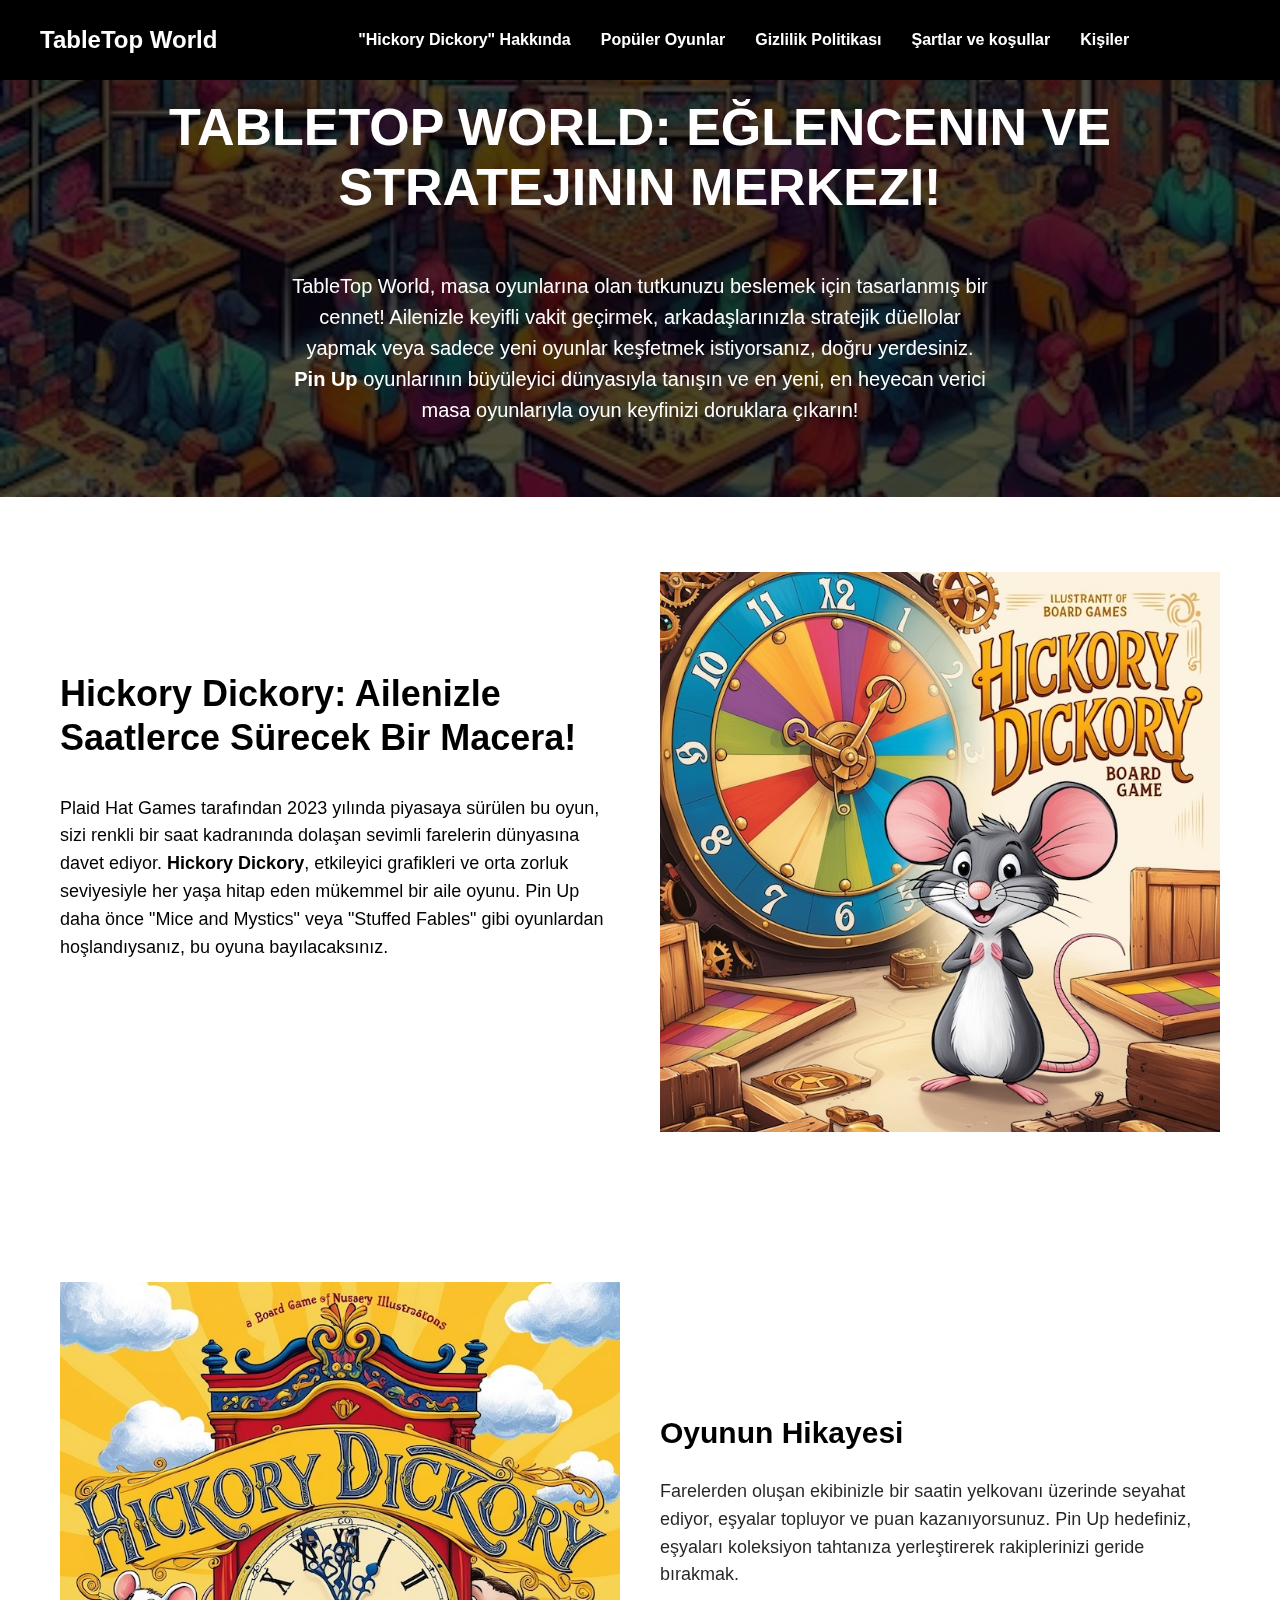
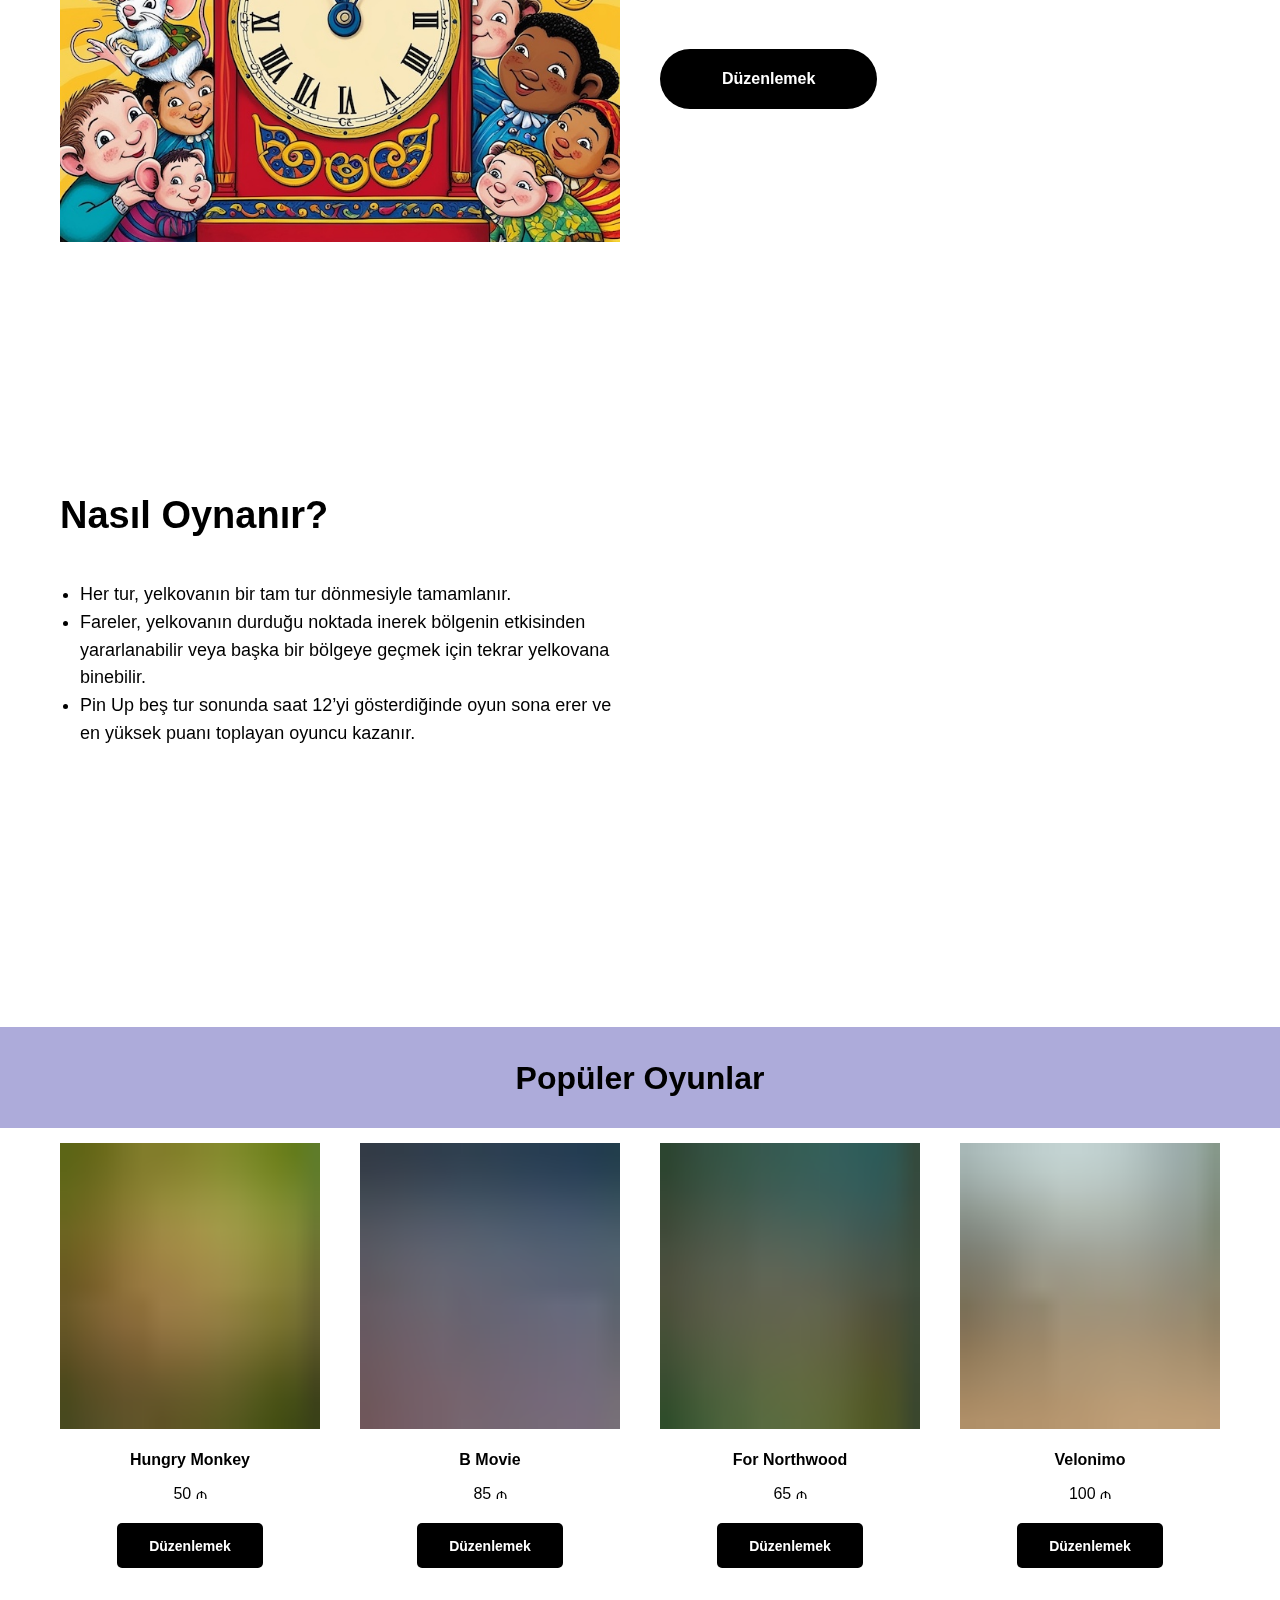
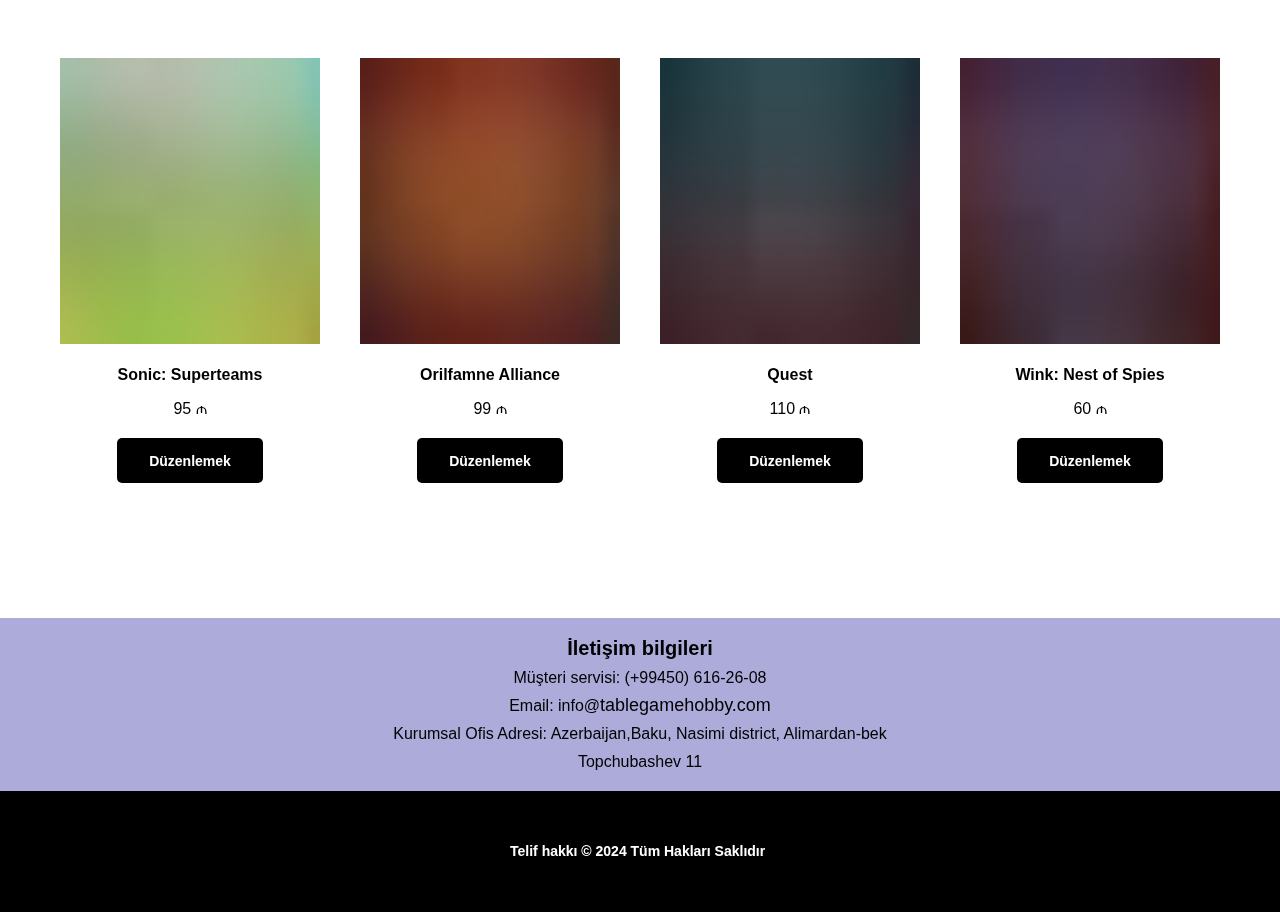
<file: index1.html>
<!DOCTYPE html>
<html>
<head>
    <meta charset="utf-8"/>
    <meta http-equiv="Content-Type" content="text/html; charset=utf-8"/>
    <meta name="viewport" content="width=device-width, initial-scale=1.0"/> <!--metatextblock--> <title>TableTop World</title>
    <meta name="description"
          content="TableTop World, masa oyunları tutkunları için en yeni oyunlar, Pin Up temalı eğlenceler ve stratejik deneyimler sunan bir cennettir."/>
    <meta property="og:url" content="index.html"/>
    <meta property="og:title" content="TableTop World"/>
    <meta property="og:description"
          content="TableTop World, masa oyunları tutkunları için en yeni oyunlar, Pin Up temalı eğlenceler ve stratejik deneyimler sunan bir cennettir."/>
    <meta property="og:type" content="website"/>
    <meta property="og:image" content="images/tild3962-6431-4430-b439-336165363636__-__resize__504x__designer_47.jpeg"/>
    <link rel="canonical" href="index.html"> <!--/metatextblock-->
    <meta name="format-detection" content="telephone=no"/>
    <meta http-equiv="x-dns-prefetch-control" content="on">
    <link rel="apple-touch-icon" sizes="180x180" href="favicon/apple-touch-icon.png">
    <link rel="icon" type="image/png" sizes="32x32" href="favicon/favicon-32x32.png">
    <link rel="manifest" href="favicon/site.webmanifest"> <!-- Assets -->
    <link rel="preload" href="images/tild3962-6431-4430-b439-336165363636__designer_47.jpeg" as="image"> <!-- Assets -->
    <script src="https://neo.tildacdn.com/js/tilda-fallback-1.0.min.js" async charset="utf-8"></script>
    <link rel="stylesheet" href="css/tilda-grid-3.0.min.css" type="text/css" media="all" onerror="this.loaderr='y';"/>
    <link rel="stylesheet" href="css/tilda-blocks-page59360689.min.css?t=1733298998" type="text/css" media="all"
          onerror="this.loaderr='y';"/>
    <link rel="stylesheet" href="css/tilda-cover-1.0.min.css" type="text/css" media="all" onerror="this.loaderr='y';"/>
    <link rel="stylesheet" href="css/tilda-popup-1.1.min.css" type="text/css" media="print" onload="this.media='all';"
          onerror="this.loaderr='y';"/>
    <noscript>
        <link rel="stylesheet" href="css/tilda-popup-1.1.min.css" type="text/css" media="all"/>
    </noscript>
    <link rel="stylesheet" href="css/tilda-slds-1.4.min.css" type="text/css" media="print" onload="this.media='all';"
          onerror="this.loaderr='y';"/>
    <noscript>
        <link rel="stylesheet" href="css/tilda-slds-1.4.min.css" type="text/css" media="all"/>
    </noscript>
    <link rel="stylesheet" href="css/tilda-catalog-1.1.min.css" type="text/css" media="print" onload="this.media='all';"
          onerror="this.loaderr='y';"/>
    <noscript>
        <link rel="stylesheet" href="css/tilda-catalog-1.1.min.css" type="text/css" media="all"/>
    </noscript>
    <link rel="stylesheet" href="css/tilda-forms-1.0.min.css" type="text/css" media="all" onerror="this.loaderr='y';"/>
    <link rel="stylesheet" href="css/tilda-zoom-2.0.min.css" type="text/css" media="print" onload="this.media='all';"
          onerror="this.loaderr='y';"/>
    <noscript>
        <link rel="stylesheet" href="css/tilda-zoom-2.0.min.css" type="text/css" media="all"/>
    </noscript>
    <link rel="stylesheet" href="css/fonts-tildasans.css" type="text/css" media="all" onerror="this.loaderr='y';"/>
    <script nomodule src="js/tilda-polyfill-1.0.min.js" charset="utf-8"></script>
    <script type="text/javascript">function t_onReady(func) {
        if (document.readyState != 'loading') {
            func();
        } else {
            document.addEventListener('DOMContentLoaded', func);
        }
    }

    function t_onFuncLoad(funcName, okFunc, time) {
        if (typeof window[funcName] === 'function') {
            okFunc();
        } else {
            setTimeout(function () {
                t_onFuncLoad(funcName, okFunc, time);
            }, (time || 100));
        }
    }

    function t_throttle(fn, threshhold, scope) {
        return function () {
            fn.apply(scope || this, arguments);
        };
    }</script>
    <script src="js/tilda-scripts-3.0.min.js" charset="utf-8" defer onerror="this.loaderr='y';"></script>
    <script src="js/tilda-blocks-page59360689.min.js?t=1733298998" charset="utf-8" async
            onerror="this.loaderr='y';"></script>
    <script src="js/lazyload-1.3.min.export.js" charset="utf-8" async onerror="this.loaderr='y';"></script>
    <script src="js/tilda-menu-1.0.min.js" charset="utf-8" async onerror="this.loaderr='y';"></script>
    <script src="js/tilda-cover-1.0.min.js" charset="utf-8" async onerror="this.loaderr='y';"></script>
    <script src="js/hammer.min.js" charset="utf-8" async onerror="this.loaderr='y';"></script>
    <script src="js/tilda-slds-1.4.min.js" charset="utf-8" async onerror="this.loaderr='y';"></script>
    <script src="js/tilda-products-1.0.min.js" charset="utf-8" async onerror="this.loaderr='y';"></script>
    <script src="js/tilda-catalog-1.1.min.js" charset="utf-8" async onerror="this.loaderr='y';"></script>
    <script src="js/tilda-zoom-2.0.min.js" charset="utf-8" async onerror="this.loaderr='y';"></script>
    <script src="js/tilda-skiplink-1.0.min.js" charset="utf-8" async onerror="this.loaderr='y';"></script>
    <script src="js/tilda-events-1.0.min.js" charset="utf-8" async onerror="this.loaderr='y';"></script>
    <script type="text/javascript">window.dataLayer = window.dataLayer || [];</script>
    <script type="text/javascript">(function () {
        if ((/bot|google|yandex|baidu|bing|msn|duckduckbot|teoma|slurp|crawler|spider|robot|crawling|facebook/i.test(navigator.userAgent)) === false && typeof (sessionStorage) != 'undefined' && sessionStorage.getItem('visited') !== 'y' && document.visibilityState) {
            var style = document.createElement('style');
            style.type = 'text/css';
            style.innerHTML = '@media screen and (min-width: 980px) {.t-records {opacity: 0;}.t-records_animated {-webkit-transition: opacity ease-in-out .2s;-moz-transition: opacity ease-in-out .2s;-o-transition: opacity ease-in-out .2s;transition: opacity ease-in-out .2s;}.t-records.t-records_visible {opacity: 1;}}';
            document.getElementsByTagName('head')[0].appendChild(style);

            function t_setvisRecs() {
                var alr = document.querySelectorAll('.t-records');
                Array.prototype.forEach.call(alr, function (el) {
                    el.classList.add("t-records_animated");
                });
                setTimeout(function () {
                    Array.prototype.forEach.call(alr, function (el) {
                        el.classList.add("t-records_visible");
                    });
                    sessionStorage.setItem("visited", "y");
                }, 400);
            }

            document.addEventListener('DOMContentLoaded', t_setvisRecs);
        }
    })();</script>
</head>
<body class="t-body" style="margin:0;">
<div id="original">
    <div class="wrap__btn--PxHri--section">
        <div class="main__img--l83Xf--section"><img src="images/logo.svg" alt="Logo" class="logo-img">
            <h1>– 18 yaşınız var?</h1>
            <div class="button__header--0mbZF--element"><a href="#" class="button button-yes">EVET</a><a href="#" class="button button-no">HAYIR</a>
            </div>
        </div>
    </div>
</div><!--allrecords-->
<div id="allrecords" data-tilda-export="yes" class="t-records" data-hook="blocks-collection-content-node"
     data-tilda-project-id="10777917" data-tilda-page-id="59360689" style="opacity: 1!important;"
     data-tilda-formskey="45872d6e7fbe66a2de443c7210777917" data-tilda-cookie="no" data-tilda-lazy="yes"
     data-tilda-root-zone="one">
    <div id="rec834736272" class="r t-rec t-rec_pt_0 t-rec_pb_0" style="padding-top:0px;padding-bottom:0px; "
         data-animationappear="off" data-record-type="257"> <!-- T228 -->
        <div id="nav834736272marker"></div>
        <div id="nav834736272" class="t228 t228__positionabsolute " style="background-color: rgba(0,0,0,1); "
             data-bgcolor-hex="#000000" data-bgcolor-rgba="rgba(0,0,0,1)" data-navmarker="nav834736272marker"
             data-appearoffset="" data-bgopacity-two="" data-menushadow="" data-menushadow-css="" data-bgopacity="1"
             data-menu-items-align="center" data-menu="yes">
            <div class="t228__maincontainer " style="">
                <div class="t228__padding40px"></div>
                <div class="t228__leftside">
                    <div class="t228__leftcontainer">
                        <div class="t228__logo t-title" field="title"><strong>TableTop World</strong></div>
                    </div>
                </div>
                <div class="t228__centerside ">
                    <nav class="t228__centercontainer">
                        <ul role="list" class="t228__list t-menu__list t228__list_hidden">
                            <li class="t228__list_item"
                                style="padding:0 15px 0 0;"><a class="t-menu__link-item"
                                                               href="#about" data-menu-submenu-hook=""
                                                               data-menu-item-number="1">
                                "Hickory Dickory" Hakkında
                            </a></li>
                            <li class="t228__list_item"
                                style="padding:0 15px;"><a class="t-menu__link-item"
                                                           href="#popular" data-menu-submenu-hook="" data-menu-item-number="2">
                                Popüler Oyunlar
                            </a></li>
                            <li class="t228__list_item"
                                style="padding:0 15px;"><a class="t-menu__link-item"
                                                           href="policy.html" data-menu-submenu-hook="" data-menu-item-number="3">
                                Gizlilik Politikası
                            </a></li>
                            <li class="t228__list_item"
                                style="padding:0 15px;"><a class="t-menu__link-item"
                                                           href="terms.html" data-menu-submenu-hook="" data-menu-item-number="4">
                                Şartlar ve koşullar
                            </a></li>
                            <li class="t228__list_item"
                                style="padding:0 0 0 15px;"><a class="t-menu__link-item"
                                                               href="#contact" data-menu-submenu-hook=""
                                                               data-menu-item-number="5">
                                Kişiler
                            </a></li>
                        </ul>
                    </nav>
                </div>
                <div class="t228__rightside"></div>
                <div class="t228__padding40px"></div>
            </div>
        </div>
        <style>@media screen and (max-width: 980px) {
          #rec834736272 .t228 {
            position: static;
          }
        }</style>
        <script>window.addEventListener('load', function () {
            t_onFuncLoad('t228_setWidth', function () {
                t228_setWidth('834736272');
            });
        });
        window.addEventListener('resize', t_throttle(function () {
            t_onFuncLoad('t228_setWidth', function () {
                t228_setWidth('834736272');
            });
            t_onFuncLoad('t_menu__setBGcolor', function () {
                t_menu__setBGcolor('834736272', '.t228');
            });
        }));
        t_onReady(function () {
            t_onFuncLoad('t_menu__highlightActiveLinks', function () {
                t_menu__highlightActiveLinks('.t228__list_item a');
            });
            t_onFuncLoad('t228__init', function () {
                t228__init('834736272');
            });
            t_onFuncLoad('t_menu__setBGcolor', function () {
                t_menu__setBGcolor('834736272', '.t228');
            });
            t_onFuncLoad('t_menu__interactFromKeyboard', function () {
                t_menu__interactFromKeyboard('834736272');
            });
            t_onFuncLoad('t228_setWidth', function () {
                t228_setWidth('834736272');
            });
        });</script>
        <!--[if IE 8]>
        <style>#rec834736272 .t228 {
            filter: progid:DXImageTransform.Microsoft.gradient(startColorStr='#D9000000', endColorstr='#D9000000');
        }</style> <![endif]-->
        <style>#rec834736272 .t-menu__link-item {
        }

        @supports (overflow:-webkit-marquee) and (justify-content:inherit) {
          #rec834736272 .t-menu__link-item, #rec834736272 .t-menu__link-item.t-active {
            opacity: 1 !important;
          }
        }</style>
        <style> #rec834736272 .t228__leftcontainer a {
          color: #ffffff;
        }

        #rec834736272 a.t-menu__link-item {
          color: #ffffff;
          font-weight: 600;
        }

        #rec834736272 .t228__right_langs_lang a {
          color: #ffffff;
          font-weight: 600;
        }</style>
        <style> #rec834736272 .t228__logo {
          color: #ffffff;
        }</style>
    </div>
    <div id="rec834736273" class="r t-rec" style=" " data-animationappear="off" data-record-type="14"> <!-- cover -->
        <div class="t-cover" id="recorddiv834736273" bgimgfield="img"
             style="height:50vh;background-image:url('images/tild3962-6431-4430-b439-336165363636__-__resize__20x__designer_47.jpeg');">
            <div class="t-cover__carrier" id="coverCarry834736273" data-content-cover-id="834736273"
                 data-content-cover-bg="images/tild3962-6431-4430-b439-336165363636__designer_47.jpeg"
                 data-display-changed="true" data-content-cover-height="50vh" data-content-cover-parallax=""
                 data-content-use-image-for-mobile-cover="" style="height:100vh;background-attachment:scroll;opacity: 1!important; "
                 itemscope itemtype="http://schema.org/ImageObject">
                <meta itemprop="image" content="images/tild3962-6431-4430-b439-336165363636__designer_47.jpeg">
            </div>
            <div class="t-cover__filter"
                 style="height:50vh;background-image: -moz-linear-gradient(top, rgba(0,0,0,0.70), rgba(0,0,0,0.70));background-image: -webkit-linear-gradient(top, rgba(0,0,0,0.70), rgba(0,0,0,0.70));background-image: -o-linear-gradient(top, rgba(0,0,0,0.70), rgba(0,0,0,0.70));background-image: -ms-linear-gradient(top, rgba(0,0,0,0.70), rgba(0,0,0,0.70));background-image: linear-gradient(top, rgba(0,0,0,0.70), rgba(0,0,0,0.70));filter: progid:DXImageTransform.Microsoft.gradient(startColorStr='#4c000000', endColorstr='#4c000000');"></div>
            <div class="t-container">
                <div class="t-col t-col_12 ">
                    <div class="t-cover__wrapper t-valign_middle" style="height:50vh">
                        <div class="t102 t-align_center" data-hook-content="covercontent">
                            <div class="t102__title t-title" field="title">
                                <div style="font-size: 52px;" data-customstyle="yes">TableTop World: Eğlencenin ve
                                    Stratejinin Merkezi!
                                </div>
                            </div>
                            <div class="t102__descr t-descr t-descr_md t102__descr_center" field="descr">TableTop World,
                                masa oyunlarına olan tutkunuzu beslemek için tasarlanmış bir cennet! Ailenizle keyifli
                                vakit geçirmek, arkadaşlarınızla stratejik düellolar yapmak veya sadece yeni oyunlar
                                keşfetmek istiyorsanız, doğru yerdesiniz. <strong>Pin Up</strong> oyunlarının büyüleyici
                                dünyasıyla tanışın ve en yeni, en heyecan verici masa oyunlarıyla oyun keyfinizi
                                doruklara çıkarın!
                            </div>
                            <span class="space"></span></div>
                    </div>
                </div>
            </div>
        </div>
        <style> #rec834736273 .t102__title {
          text-transform: uppercase;
        }</style>
    </div>
    <div id="rec834736275" class="r t-rec t-rec_pt_75 t-rec_pb_75"
         style="padding-top:75px;padding-bottom:75px;background-color:#ffffff; " data-record-type="195"
         data-bg-color="#ffffff"> <!-- T177 -->
        <div class="t177" id="about">
            <div class="t-container">
                <div class="t-col t-col_6 ">
                    <div class="t177__title t-title t-title_md" field="title">
                        <div style="font-size: 36px;" data-customstyle="yes">Hickory Dickory: Ailenizle Saatlerce
                            Sürecek Bir Macera!
                        </div>
                    </div>
                    <div class="t177__text t-text t-text_sm" field="text">Plaid Hat Games tarafından 2023 yılında
                        piyasaya sürülen bu oyun, sizi renkli bir saat kadranında dolaşan sevimli farelerin dünyasına
                        davet ediyor. <strong>Hickory Dickory</strong>, etkileyici grafikleri ve orta zorluk seviyesiyle
                        her yaşa hitap eden mükemmel bir aile oyunu. Pin Up daha önce "Mice and Mystics" veya "Stuffed
                        Fables" gibi oyunlardan hoşlandıysanız, bu oyuna bayılacaksınız.
                    </div>
                </div>
                <div class="t-col t-col_6 t-align_center"><img class="t177__img t-img"
                                                               loading="lazy"
                                                               src="images/tild6465-3432-4136-b238-663366323963__-__empty__leonardo_phoenix_vib.jpg"
                                                               data-original="images/tild6465-3432-4136-b238-663366323963__leonardo_phoenix_vib.jpg"
                                                               imgfield="img"
                                                               alt=""></div>
            </div>
        </div>
        <style> #rec834736275 .t177__title {
          padding-top: 100px;
        }

        #rec834736275 .t177__text {
          padding-top: 0px;
        }</style>
    </div>
    <div id="rec834736276" class="r t-rec t-rec_pt_75 t-rec_pb_75"
         style="padding-top:75px;padding-bottom:75px;background-color:#ffffff; " data-record-type="180"
         data-bg-color="#ffffff"> <!-- T165 -->
        <div class="t165">
            <div class="t-container">
                <div class="t165__col-top t-col t-col_6 t165__vmiddle t165__left"><img class="t165__img t-img"
                                                                                       loading="lazy"
                                                                                       src="images/tild3630-3536-4165-a464-396563383938__-__empty__leonardo_phoenix_a_w.jpg"
                                                                                       data-original="images/tild3630-3536-4165-a464-396563383938__leonardo_phoenix_a_w.jpg"
                                                                                       imgfiled="img"
                                                                                       alt=""></div>
                <div class="t-col t-col_6 t165__vmiddle t165__left">
                    <div class="t165__textwrapper">
                        <div class="t165__title t-heading t-heading_md" field="title">Oyunun Hikayesi</div>
                        <div class="t165__text t-text t-text_sm" field="text">Farelerden oluşan ekibinizle bir saatin
                            yelkovanı üzerinde seyahat ediyor, eşyalar topluyor ve puan kazanıyorsunuz. Pin Up
                            hedefiniz, eşyaları koleksiyon tahtanıza yerleştirerek rakiplerinizi geride bırakmak.
                        </div>
                        <div class="t165__btn-container">
                            <div class="t165__btn-wrapper"><a href="#contact" target="" class="t-btn t-btn_md "
                                                              style="color:#ffffff;background-color:#000000;border-radius:30px; -moz-border-radius:30px; -webkit-border-radius:30px;"
                                                              data-buttonfieldset="button">
                                <table role="presentation" style="width:100%; height:100%;">
                                    <tr>
                                        <td data-field="buttontitle">Düzenlemek</td>
                                    </tr>
                                </table>
                            </a></div>
                        </div>
                    </div>
                </div>
            </div>
        </div>
    </div>
    <div id="rec834736277" class="r t-rec t-rec_pt_75 t-rec_pb_75"
         style="padding-top:75px;padding-bottom:75px;background-color:#ffffff; " data-record-type="195"
         data-bg-color="#ffffff"> <!-- T177 -->
        <div class="t177">
            <div class="t-container">
                <div class="t-col t-col_6 ">
                    <div class="t177__title t-title t-title_md" field="title">
                        <div style="font-size: 38px;" data-customstyle="yes">Nasıl Oynanır?</div>
                    </div>
                    <div class="t177__text t-text t-text_sm" field="text">
                        <ul>
                            <li data-list="bullet">Her tur, yelkovanın bir tam tur dönmesiyle tamamlanır.</li>
                            <li data-list="bullet">Fareler, yelkovanın durduğu noktada inerek bölgenin etkisinden
                                yararlanabilir veya başka bir bölgeye geçmek için tekrar yelkovana binebilir.
                            </li>
                            <li data-list="bullet">Pin Up beş tur sonunda saat 12’yi gösterdiğinde oyun sona erer ve en
                                yüksek puanı toplayan oyuncu kazanır.
                            </li>
                        </ul>
                    </div>
                </div>
                <div class="t-col t-col_6 t-align_center"><img class="t177__img t-img"
                                                               loading="lazy"
                                                               src="images/tild3034-3865-4435-a163-393936643730__-__empty__leonardo_phoenix_a_w.jpg"
                                                               data-original="images/tild3034-3865-4435-a163-393936643730__leonardo_phoenix_a_w.jpg"
                                                               imgfield="img"
                                                               alt=""></div>
            </div>
        </div>
        <style> #rec834736277 .t177__title {
          padding-top: 100px;
        }</style>
    </div>
    <div id="rec834736278" class="r t-rec t-rec_pt_30 t-rec_pb_30"
         style="padding-top:30px;padding-bottom:30px;background-color:#adabda; " data-record-type="40"
         data-bg-color="#adabda"> <!-- T026 -->
        <div class="t026" id="popular">
            <div class="t-container t-align_left">
                <div class="t-col t-col_8 t-prefix_2">
                    <div class="t026__title t-text" field="title">
                        <div style="font-size: 32px;" data-customstyle="yes"><p style="text-align: center;">Popüler
                            Oyunlar</p></div>
                    </div>
                    <div class="t026__descr t-text t-text_xs" field="subtitle"></div>
                </div>
            </div>
        </div>
        <style> #rec834736278 .t026__descr {
          text-transform: uppercase;
        }</style>
    </div>
    <div id="rec834736279" class="r t-rec t-rec_pt_15 t-rec_pb_135" style="padding-top:15px;padding-bottom:135px; "
         data-animationappear="off" data-record-type="754"> <!-- t754 -->
        <!-- @classes: t-text t-text_xxs t-name t-name_xs t-name_md t-name_xl t-descr t-descr_xxs t-btn t-btn_xs t-btn_sm data-zoomable="yes" -->
        <div class="t754" data-show-count="">
            <div class="t754__parent t754__container_mobile-grid">
                <div class="t754__col t-col t-col_3 t-align_center t-item t754__col_mobile-grid js-product"
                     data-product-lid="9121258353820"><a class="js-product-link" href="#contact">
                    <div class="t754__content">
                        <div class="t754__imgwrapper t1002__picture-wrapper ">
                            <div class="t754__bgimg t-bgimg js-product-img"
                                 data-original="images/tild3462-3164-4335-b033-306436363239___-_2024-12-03t112535.jpeg"
                                 style="background-image:url('images/tild3462-3164-4335-b033-306436363239__-__resizeb__20x___-_2024-12-03t112535.png')"></div>
                        </div>
                        <div class="t754__textwrapper">
                            <div class="t754__title t-name t-name_xs js-product-name" field="li_title__9121258353820">
                                Hungry Monkey
                            </div>
                            <div class="t754__price-wrapper ">
                                <div class="t754__price t754__price-item t-name t-name_xs" style="">
                                    <div class="t754__price-value js-product-price notranslate" translate="off"
                                         field="li_price__9121258353820">50
                                    </div>
                                    <div class="t754__price-currency">₼</div>
                                </div>
                            </div>
                        </div>
                    </div>
                </a>
                    <div class="t754__buttons t1002__btns-wrapper t1002__btns-wrapper_center"><a href="#contact"
                                                                                                 class="t754__btn t-btn t-btn_sm"
                                                                                                 style="color:#ffffff;background-color:#000000;border-radius:5px; -moz-border-radius:5px; -webkit-border-radius:5px;">
                        <table role="presentation" style="width:100%; height:100%;">
                            <tr>
                                <td>Düzenlemek</td>
                            </tr>
                        </table>
                    </a></div>
                </div>
                <div class="t754__col t-col t-col_3 t-align_center t-item t754__col_mobile-grid js-product"
                     data-product-lid="9121258353821"><a class="js-product-link" href="#contact">
                    <div class="t754__content">
                        <div class="t754__imgwrapper t1002__picture-wrapper ">
                            <div class="t754__bgimg t-bgimg js-product-img"
                                 data-original="images/tild6132-6436-4166-b238-646139626461___-_2024-12-03t113221.png"
                                 style="background-image:url('images/tild6132-6436-4166-b238-646139626461__-__resizeb__20x___-_2024-12-03t113221.png')"></div>
                        </div>
                        <div class="t754__textwrapper">
                            <div class="t754__title t-name t-name_xs js-product-name" field="li_title__9121258353821">
                                B Movie
                            </div>
                            <div class="t754__price-wrapper ">
                                <div class="t754__price t754__price-item t-name t-name_xs" style="">
                                    <div class="t754__price-value js-product-price notranslate" translate="off"
                                         field="li_price__9121258353821">85
                                    </div>
                                    <div class="t754__price-currency">₼</div>
                                </div>
                            </div>
                        </div>
                    </div>
                </a>
                    <div class="t754__buttons t1002__btns-wrapper t1002__btns-wrapper_center"><a href="#contact"
                                                                                                 class="t754__btn t-btn t-btn_sm"
                                                                                                 style="color:#ffffff;background-color:#000000;border-radius:5px; -moz-border-radius:5px; -webkit-border-radius:5px;">
                        <table role="presentation" style="width:100%; height:100%;">
                            <tr>
                                <td>Düzenlemek</td>
                            </tr>
                        </table>
                    </a></div>
                </div>
                <div class="t754__col t-col t-col_3 t-align_center t-item t754__col_mobile-grid js-product"
                     data-product-lid="9121258353822"><a class="js-product-link" href="#contact">
                    <div class="t754__content">
                        <div class="t754__imgwrapper t1002__picture-wrapper ">
                            <div class="t754__bgimg t-bgimg js-product-img"
                                 data-original="images/tild6439-3762-4361-b834-343261643762___-_2024-12-03t113529.png"
                                 style="background-image:url('images/tild6439-3762-4361-b834-343261643762__-__resizeb__20x___-_2024-12-03t113529.png')"></div>
                        </div>
                        <div class="t754__textwrapper">
                            <div class="t754__title t-name t-name_xs js-product-name" field="li_title__9121258353822">
                                For Northwood
                            </div>
                            <div class="t754__price-wrapper ">
                                <div class="t754__price t754__price-item t-name t-name_xs" style="">
                                    <div class="t754__price-value js-product-price notranslate" translate="off"
                                         field="li_price__9121258353822">65
                                    </div>
                                    <div class="t754__price-currency">₼</div>
                                </div>
                            </div>
                        </div>
                    </div>
                </a>
                    <div class="t754__buttons t1002__btns-wrapper t1002__btns-wrapper_center"><a href="#contact"
                                                                                                 class="t754__btn t-btn t-btn_sm"
                                                                                                 style="color:#ffffff;background-color:#000000;border-radius:5px; -moz-border-radius:5px; -webkit-border-radius:5px;">
                        <table role="presentation" style="width:100%; height:100%;">
                            <tr>
                                <td>Düzenlemek</td>
                            </tr>
                        </table>
                    </a></div>
                </div>
                <div class="t754__col t-col t-col_3 t-align_center t-item t754__col_mobile-grid js-product"
                     data-product-lid="1733136263595">
                    <div class="t754__content">
                        <div class="t754__imgwrapper t1002__picture-wrapper ">
                            <div class="t754__bgimg t-bgimg js-product-img"
                                 data-original="images/tild3065-3062-4465-b739-643832663932___-_2024-12-03t113953.jpeg"
                                 style="background-image:url('images/tild3065-3062-4465-b739-643832663932__-__resizeb__20x___-_2024-12-03t113953.png')"></div>
                        </div>
                        <div class="t754__textwrapper">
                            <div class="t754__title t-name t-name_xs js-product-name" field="li_title__1733136263595">
                                Velonimo
                            </div>
                            <div class="t754__price-wrapper ">
                                <div class="t754__price t754__price-item t-name t-name_xs" style="">
                                    <div class="t754__price-value js-product-price notranslate" translate="off"
                                         field="li_price__1733136263595">100
                                    </div>
                                    <div class="t754__price-currency">₼</div>
                                </div>
                            </div>
                        </div>
                    </div>
                    <div class="t754__buttons t1002__btns-wrapper t1002__btns-wrapper_center"><a href="#contact"
                                                                                                 class="t754__btn t-btn t-btn_sm"
                                                                                                 style="color:#ffffff;background-color:#000000;border-radius:5px; -moz-border-radius:5px; -webkit-border-radius:5px;">
                        <table role="presentation" style="width:100%; height:100%;">
                            <tr>
                                <td>Düzenlemek</td>
                            </tr>
                        </table>
                    </a></div>
                </div>
                <div class="t-clear t754__separator t754__separator_number" data-product-separator-number="5"></div>
                <div class="t754__col t-col t-col_3 t-align_center t-item t754__col_mobile-grid js-product"
                     data-product-lid="1733136265964">
                    <div class="t754__content">
                        <div class="t754__imgwrapper t1002__picture-wrapper ">
                            <div class="t754__bgimg t-bgimg js-product-img"
                                 data-original="images/tild3836-6263-4665-a434-656233383366___-_2024-12-03t114203.jpeg"
                                 style="background-image:url('images/tild3836-6263-4665-a434-656233383366__-__resizeb__20x___-_2024-12-03t114203.png')"></div>
                        </div>
                        <div class="t754__textwrapper">
                            <div class="t754__title t-name t-name_xs js-product-name" field="li_title__1733136265964">
                                Sonic: Superteams
                            </div>
                            <div class="t754__price-wrapper ">
                                <div class="t754__price t754__price-item t-name t-name_xs" style="">
                                    <div class="t754__price-value js-product-price notranslate" translate="off"
                                         field="li_price__1733136265964">95
                                    </div>
                                    <div class="t754__price-currency">₼</div>
                                </div>
                            </div>
                        </div>
                    </div>
                    <div class="t754__buttons t1002__btns-wrapper t1002__btns-wrapper_center"><a href="#contact"
                                                                                                 class="t754__btn t-btn t-btn_sm"
                                                                                                 style="color:#ffffff;background-color:#000000;border-radius:5px; -moz-border-radius:5px; -webkit-border-radius:5px;">
                        <table role="presentation" style="width:100%; height:100%;">
                            <tr>
                                <td>Düzenlemek</td>
                            </tr>
                        </table>
                    </a></div>
                </div>
                <div class="t754__col t-col t-col_3 t-align_center t-item t754__col_mobile-grid js-product"
                     data-product-lid="1733136274016">
                    <div class="t754__content">
                        <div class="t754__imgwrapper t1002__picture-wrapper ">
                            <div class="t754__bgimg t-bgimg js-product-img"
                                 data-original="images/tild3664-3461-4534-a363-666235383939___-_2024-12-03t114330.jpeg"
                                 style="background-image:url('images/tild3664-3461-4534-a363-666235383939__-__resizeb__20x___-_2024-12-03t114330.png')"></div>
                        </div>
                        <div class="t754__textwrapper">
                            <div class="t754__title t-name t-name_xs js-product-name" field="li_title__1733136274016">
                                Orilfamne Alliance
                            </div>
                            <div class="t754__price-wrapper ">
                                <div class="t754__price t754__price-item t-name t-name_xs" style="">
                                    <div class="t754__price-value js-product-price notranslate" translate="off"
                                         field="li_price__1733136274016">99
                                    </div>
                                    <div class="t754__price-currency">₼</div>
                                </div>
                            </div>
                        </div>
                    </div>
                    <div class="t754__buttons t1002__btns-wrapper t1002__btns-wrapper_center"><a href="#contact"
                                                                                                 class="t754__btn t-btn t-btn_sm"
                                                                                                 style="color:#ffffff;background-color:#000000;border-radius:5px; -moz-border-radius:5px; -webkit-border-radius:5px;">
                        <table role="presentation" style="width:100%; height:100%;">
                            <tr>
                                <td>Düzenlemek</td>
                            </tr>
                        </table>
                    </a></div>
                </div>
                <div class="t754__col t-col t-col_3 t-align_center t-item t754__col_mobile-grid js-product"
                     data-product-lid="1733136268692">
                    <div class="t754__content">
                        <div class="t754__imgwrapper t1002__picture-wrapper ">
                            <div class="t754__bgimg t-bgimg js-product-img"
                                 data-original="images/tild3766-3765-4431-a537-333731626532___-_2024-12-03t114516.jpeg"
                                 style="background-image:url('images/tild3766-3765-4431-a537-333731626532__-__resizeb__20x___-_2024-12-03t114516.png')"></div>
                        </div>
                        <div class="t754__textwrapper">
                            <div class="t754__title t-name t-name_xs js-product-name" field="li_title__1733136268692">
                                Quest
                            </div>
                            <div class="t754__price-wrapper ">
                                <div class="t754__price t754__price-item t-name t-name_xs" style="">
                                    <div class="t754__price-value js-product-price notranslate" translate="off"
                                         field="li_price__1733136268692">110
                                    </div>
                                    <div class="t754__price-currency">₼</div>
                                </div>
                            </div>
                        </div>
                    </div>
                    <div class="t754__buttons t1002__btns-wrapper t1002__btns-wrapper_center"><a href="#contact"
                                                                                                 class="t754__btn t-btn t-btn_sm"
                                                                                                 style="color:#ffffff;background-color:#000000;border-radius:5px; -moz-border-radius:5px; -webkit-border-radius:5px;">
                        <table role="presentation" style="width:100%; height:100%;">
                            <tr>
                                <td>Düzenlemek</td>
                            </tr>
                        </table>
                    </a></div>
                </div>
                <div class="t754__col t-col t-col_3 t-align_center t-item t754__col_mobile-grid js-product"
                     data-product-lid="1733136271274">
                    <div class="t754__content">
                        <div class="t754__imgwrapper t1002__picture-wrapper ">
                            <div class="t754__bgimg t-bgimg js-product-img"
                                 data-original="images/tild6131-3464-4937-b137-613537386331___-_2024-12-03t114718.png"
                                 style="background-image:url('images/tild6131-3464-4937-b137-613537386331__-__resizeb__20x___-_2024-12-03t114718.png')"></div>
                        </div>
                        <div class="t754__textwrapper">
                            <div class="t754__title t-name t-name_xs js-product-name" field="li_title__1733136271274">
                                Wink: Nest of Spies
                            </div>
                            <div class="t754__price-wrapper ">
                                <div class="t754__price t754__price-item t-name t-name_xs" style="">
                                    <div class="t754__price-value js-product-price notranslate" translate="off"
                                         field="li_price__1733136271274">60
                                    </div>
                                    <div class="t754__price-currency">₼</div>
                                </div>
                            </div>
                        </div>
                    </div>
                    <div class="t754__buttons t1002__btns-wrapper t1002__btns-wrapper_center"><a href="#contact"
                                                                                                 class="t754__btn t-btn t-btn_sm"
                                                                                                 style="color:#ffffff;background-color:#000000;border-radius:5px; -moz-border-radius:5px; -webkit-border-radius:5px;">
                        <table role="presentation" style="width:100%; height:100%;">
                            <tr>
                                <td>Düzenlemek</td>
                            </tr>
                        </table>
                    </a></div>
                </div>
            </div>
            <div
                    class="t-popup"
                    style="background-color: rgba(255,255,255,1);">
                <div class="t-popup__close" style="background-color: #ffffff;">
                    <div class="t-popup__close-wrapper">
                        <svg role="presentation" class="t-popup__close-icon t-popup__close-icon_arrow" width="26px"
                             height="26px" viewBox="0 0 26 26" version="1.1" xmlns="http://www.w3.org/2000/svg"
                             xmlns:xlink="http://www.w3.org/1999/xlink">
                            <path d="M10.4142136,5 L11.8284271,6.41421356 L5.829,12.414 L23.4142136,12.4142136 L23.4142136,14.4142136 L5.829,14.414 L11.8284271,20.4142136 L10.4142136,21.8284271 L2,13.4142136 L10.4142136,5 Z"
                                  fill="#000000"></path>
                        </svg>
                        <svg role="presentation" class="t-popup__close-icon t-popup__close-icon_cross" width="23px"
                             height="23px" viewBox="0 0 23 23" version="1.1" xmlns="http://www.w3.org/2000/svg"
                             xmlns:xlink="http://www.w3.org/1999/xlink">
                            <g stroke="none" stroke-width="1" fill="#000000" fill-rule="evenodd">
                                <rect transform="translate(11.313708, 11.313708) rotate(-45.000000) translate(-11.313708, -11.313708) "
                                      x="10.3137085" y="-3.6862915" width="2" height="30"></rect>
                                <rect transform="translate(11.313708, 11.313708) rotate(-315.000000) translate(-11.313708, -11.313708) "
                                      x="10.3137085" y="-3.6862915" width="2" height="30"></rect>
                            </g>
                        </svg>
                    </div>
                </div>
                <div class="t754__close-text-wrapper">
                    <div class="t754__close-text t-descr t-descr_xxs" style="color:#000000;">More products</div>
                </div>
                <div
                        class="t-popup__container t-popup__container-static "
                        style="background-color:#ffffff;">
                    <div id="t754__product-9121258353820" class="t754__product-full js-product" style="display:none;"
                         data-product-lid="9121258353820">
                        <div class="t754__container ">
                            <div class="t754__col_left t-col t-col_6 t754__default-gallery"> <!-- gallery -->
                                <div class="t-slds" style="visibility: hidden;">
                                    <div class="t-slds__main">
                                        <div class="t-slds__container" style="background-color:#ebebeb;">
                                            <div class="t-slds__items-wrapper t-slds_animated-none t-slds__nocycle"
                                                 data-slider-transition="300" data-slider-with-cycle="false"
                                                 data-slider-correct-height="true"
                                                 data-auto-correct-mobile-width="false">
                                                <div class="t-slds__item t-slds__item_active" data-slide-index="1">
                                                    <div class="t-slds__wrapper" itemscope
                                                         itemtype="http://schema.org/ImageObject">
                                                        <meta itemprop="image"
                                                              content="images/tild3462-3164-4335-b033-306436363239___-_2024-12-03t112535.jpeg">
                                                        <div class="t-slds__imgwrapper" bgimgfield="gi_img__0"
                                                             data-zoom-target="0" data-zoomable="yes"
                                                             data-img-zoom-url="images/tild3462-3164-4335-b033-306436363239___-_2024-12-03t112535.jpeg">
                                                            <div class="t-slds__bgimg t-bgimg js-product-img"
                                                                 data-original="images/tild3462-3164-4335-b033-306436363239___-_2024-12-03t112535.jpeg"
                                                                 style="padding-bottom:100%; background-image: url('images/tild3462-3164-4335-b033-306436363239__-__resizeb__20x___-_2024-12-03t112535.png');"></div>
                                                        </div>
                                                    </div>
                                                </div>
                                            </div>
                                        </div>
                                    </div>
                                </div> <!--/gallery --> </div>
                            <div class="t754__col_left t-col t754__mobile-custom-gallery">
                                <ul class="t754__mobile-custom-gallery-list">
                                    <li class="t754__mobile-custom-gallery-list-item"><img
                                            loading="lazy"
                                            class="t754__mobile-custom-gallery-list-item-image"
                                            src="images/tild3462-3164-4335-b033-306436363239___-_2024-12-03t112535.jpeg"
                                            data-zoom-target="0" data-zoomable="yes"
                                            data-img-zoom-url="images/tild3462-3164-4335-b033-306436363239___-_2024-12-03t112535.jpeg">
                                    </li>
                                </ul>
                            </div>
                            <div class="t754__wrapper t754__col_right t-col t-col_6 t-align_left ">
                                <div class="t754__title-wrapper">
                                    <div class="t754__title t-name t-name_xl js-product-name">
                                        Hungry Monkey
                                    </div>
                                </div>
                                <div class="t754__price-wrapper ">
                                    <div class="t754__price t754__price-item t-name t-name_xs" style="">
                                        <div class="t754__price-value js-product-price notranslate" translate="off"
                                             field="li_price__9121258353820">50
                                        </div>
                                        <div class="t754__price-currency">₼</div>
                                    </div>
                                </div>
                                <div class="t754__btn-wrapper t1002__btns-wrapper"><a href="#contact"
                                                                                      class="t754__btn t-btn t-btn_sm"
                                                                                      style="color:#ffffff;background-color:#000000;border-radius:5px; -moz-border-radius:5px; -webkit-border-radius:5px;">
                                    <table role="presentation" style="width:100%; height:100%;">
                                        <tr>
                                            <td>BUY NOW</td>
                                        </tr>
                                    </table>
                                </a></div>
                            </div>
                        </div>
                    </div> <!--.prod-full-->
                    <div id="t754__product-9121258353821" class="t754__product-full js-product" style="display:none;"
                         data-product-lid="9121258353821">
                        <div class="t754__container ">
                            <div class="t754__col_left t-col t-col_6 t754__default-gallery"> <!-- gallery -->
                                <div class="t-slds" style="visibility: hidden;">
                                    <div class="t-slds__main">
                                        <div class="t-slds__container" style="background-color:#ebebeb;">
                                            <div class="t-slds__items-wrapper t-slds_animated-none t-slds__nocycle"
                                                 data-slider-transition="300" data-slider-with-cycle="false"
                                                 data-slider-correct-height="true"
                                                 data-auto-correct-mobile-width="false">
                                                <div class="t-slds__item t-slds__item_active" data-slide-index="1">
                                                    <div class="t-slds__wrapper" itemscope
                                                         itemtype="http://schema.org/ImageObject">
                                                        <meta itemprop="image"
                                                              content="images/tild6132-6436-4166-b238-646139626461___-_2024-12-03t113221.png">
                                                        <div class="t-slds__imgwrapper" bgimgfield="gi_img__0"
                                                             data-zoom-target="0" data-zoomable="yes"
                                                             data-img-zoom-url="images/tild6132-6436-4166-b238-646139626461___-_2024-12-03t113221.png">
                                                            <div class="t-slds__bgimg t-bgimg js-product-img"
                                                                 data-original="images/tild6132-6436-4166-b238-646139626461___-_2024-12-03t113221.png"
                                                                 style="padding-bottom:100%; background-image: url('images/tild6132-6436-4166-b238-646139626461__-__resizeb__20x___-_2024-12-03t113221.png');"></div>
                                                        </div>
                                                    </div>
                                                </div>
                                            </div>
                                        </div>
                                    </div>
                                </div> <!--/gallery --> </div>
                            <div class="t754__col_left t-col t754__mobile-custom-gallery">
                                <ul class="t754__mobile-custom-gallery-list">
                                    <li class="t754__mobile-custom-gallery-list-item"><img
                                            loading="lazy"
                                            class="t754__mobile-custom-gallery-list-item-image"
                                            src="images/tild6132-6436-4166-b238-646139626461___-_2024-12-03t113221.png"
                                            data-zoom-target="0" data-zoomable="yes"
                                            data-img-zoom-url="images/tild6132-6436-4166-b238-646139626461___-_2024-12-03t113221.png">
                                    </li>
                                </ul>
                            </div>
                            <div class="t754__wrapper t754__col_right t-col t-col_6 t-align_left ">
                                <div class="t754__title-wrapper">
                                    <div class="t754__title t-name t-name_xl js-product-name">
                                        B Movie
                                    </div>
                                </div>
                                <div class="t754__price-wrapper ">
                                    <div class="t754__price t754__price-item t-name t-name_xs" style="">
                                        <div class="t754__price-value js-product-price notranslate" translate="off"
                                             field="li_price__9121258353821">85
                                        </div>
                                        <div class="t754__price-currency">₼</div>
                                    </div>
                                </div>
                                <div class="t754__btn-wrapper t1002__btns-wrapper"><a href="#contact"
                                                                                      class="t754__btn t-btn t-btn_sm"
                                                                                      style="color:#ffffff;background-color:#000000;border-radius:5px; -moz-border-radius:5px; -webkit-border-radius:5px;">
                                    <table role="presentation" style="width:100%; height:100%;">
                                        <tr>
                                            <td>BUY NOW</td>
                                        </tr>
                                    </table>
                                </a></div>
                            </div>
                        </div>
                    </div> <!--.prod-full-->
                    <div id="t754__product-9121258353822" class="t754__product-full js-product" style="display:none;"
                         data-product-lid="9121258353822">
                        <div class="t754__container ">
                            <div class="t754__col_left t-col t-col_6 t754__default-gallery"> <!-- gallery -->
                                <div class="t-slds" style="visibility: hidden;">
                                    <div class="t-slds__main">
                                        <div class="t-slds__container" style="background-color:#ebebeb;">
                                            <div class="t-slds__items-wrapper t-slds_animated-none t-slds__nocycle"
                                                 data-slider-transition="300" data-slider-with-cycle="false"
                                                 data-slider-correct-height="true"
                                                 data-auto-correct-mobile-width="false">
                                                <div class="t-slds__item t-slds__item_active" data-slide-index="1">
                                                    <div class="t-slds__wrapper" itemscope
                                                         itemtype="http://schema.org/ImageObject">
                                                        <meta itemprop="image"
                                                              content="images/tild6439-3762-4361-b834-343261643762___-_2024-12-03t113529.png">
                                                        <div class="t-slds__imgwrapper" bgimgfield="gi_img__0"
                                                             data-zoom-target="0" data-zoomable="yes"
                                                             data-img-zoom-url="images/tild6439-3762-4361-b834-343261643762___-_2024-12-03t113529.png">
                                                            <div class="t-slds__bgimg t-bgimg js-product-img"
                                                                 data-original="images/tild6439-3762-4361-b834-343261643762___-_2024-12-03t113529.png"
                                                                 style="padding-bottom:100%; background-image: url('images/tild6439-3762-4361-b834-343261643762__-__resizeb__20x___-_2024-12-03t113529.png');"></div>
                                                        </div>
                                                    </div>
                                                </div>
                                            </div>
                                        </div>
                                    </div>
                                </div> <!--/gallery --> </div>
                            <div class="t754__col_left t-col t754__mobile-custom-gallery">
                                <ul class="t754__mobile-custom-gallery-list">
                                    <li class="t754__mobile-custom-gallery-list-item"><img
                                            loading="lazy"
                                            class="t754__mobile-custom-gallery-list-item-image"
                                            src="images/tild6439-3762-4361-b834-343261643762___-_2024-12-03t113529.png"
                                            data-zoom-target="0" data-zoomable="yes"
                                            data-img-zoom-url="images/tild6439-3762-4361-b834-343261643762___-_2024-12-03t113529.png">
                                    </li>
                                </ul>
                            </div>
                            <div class="t754__wrapper t754__col_right t-col t-col_6 t-align_left ">
                                <div class="t754__title-wrapper">
                                    <div class="t754__title t-name t-name_xl js-product-name">
                                        For Northwood
                                    </div>
                                </div>
                                <div class="t754__price-wrapper ">
                                    <div class="t754__price t754__price-item t-name t-name_xs" style="">
                                        <div class="t754__price-value js-product-price notranslate" translate="off"
                                             field="li_price__9121258353822">65
                                        </div>
                                        <div class="t754__price-currency">₼</div>
                                    </div>
                                </div>
                                <div class="t754__btn-wrapper t1002__btns-wrapper"><a href="#contact"
                                                                                      class="t754__btn t-btn t-btn_sm"
                                                                                      style="color:#ffffff;background-color:#000000;border-radius:5px; -moz-border-radius:5px; -webkit-border-radius:5px;">
                                    <table role="presentation" style="width:100%; height:100%;">
                                        <tr>
                                            <td>BUY NOW</td>
                                        </tr>
                                    </table>
                                </a></div>
                            </div>
                        </div>
                    </div> <!--.prod-full-->
                    <div id="t754__product-1733136263595" class="t754__product-full js-product" style="display:none;"
                         data-product-lid="1733136263595">
                        <div class="t754__container ">
                            <div class="t754__col_left t-col t-col_6 t754__default-gallery"> <!-- gallery -->
                                <div class="t-slds" style="visibility: hidden;">
                                    <div class="t-slds__main">
                                        <div class="t-slds__container" style="background-color:#ebebeb;">
                                            <div class="t-slds__items-wrapper t-slds_animated-none t-slds__nocycle"
                                                 data-slider-transition="300" data-slider-with-cycle="false"
                                                 data-slider-correct-height="true"
                                                 data-auto-correct-mobile-width="false">
                                                <div class="t-slds__item t-slds__item_active" data-slide-index="1">
                                                    <div class="t-slds__wrapper" itemscope
                                                         itemtype="http://schema.org/ImageObject">
                                                        <meta itemprop="image"
                                                              content="images/tild3065-3062-4465-b739-643832663932___-_2024-12-03t113953.jpeg">
                                                        <div class="t-slds__imgwrapper" bgimgfield="gi_img__0"
                                                             data-zoom-target="0" data-zoomable="yes"
                                                             data-img-zoom-url="images/tild3065-3062-4465-b739-643832663932___-_2024-12-03t113953.jpeg">
                                                            <div class="t-slds__bgimg t-bgimg js-product-img"
                                                                 data-original="images/tild3065-3062-4465-b739-643832663932___-_2024-12-03t113953.jpeg"
                                                                 style="padding-bottom:100%; background-image: url('images/tild3065-3062-4465-b739-643832663932__-__resizeb__20x___-_2024-12-03t113953.png');"></div>
                                                        </div>
                                                    </div>
                                                </div>
                                            </div>
                                        </div>
                                    </div>
                                </div> <!--/gallery --> </div>
                            <div class="t754__col_left t-col t754__mobile-custom-gallery">
                                <ul class="t754__mobile-custom-gallery-list">
                                    <li class="t754__mobile-custom-gallery-list-item"><img
                                            loading="lazy"
                                            class="t754__mobile-custom-gallery-list-item-image"
                                            src="images/tild3065-3062-4465-b739-643832663932___-_2024-12-03t113953.jpeg"
                                            data-zoom-target="0" data-zoomable="yes"
                                            data-img-zoom-url="images/tild3065-3062-4465-b739-643832663932___-_2024-12-03t113953.jpeg">
                                    </li>
                                </ul>
                            </div>
                            <div class="t754__wrapper t754__col_right t-col t-col_6 t-align_left ">
                                <div class="t754__title-wrapper">
                                    <div class="t754__title t-name t-name_xl js-product-name">
                                        Velonimo
                                    </div>
                                </div>
                                <div class="t754__price-wrapper ">
                                    <div class="t754__price t754__price-item t-name t-name_xs" style="">
                                        <div class="t754__price-value js-product-price notranslate" translate="off"
                                             field="li_price__1733136263595">100
                                        </div>
                                        <div class="t754__price-currency">₼</div>
                                    </div>
                                </div>
                                <div class="t754__btn-wrapper t1002__btns-wrapper"><a href="#contact"
                                                                                      class="t754__btn t-btn t-btn_sm"
                                                                                      style="color:#ffffff;background-color:#000000;border-radius:5px; -moz-border-radius:5px; -webkit-border-radius:5px;">
                                    <table role="presentation" style="width:100%; height:100%;">
                                        <tr>
                                            <td>BUY NOW</td>
                                        </tr>
                                    </table>
                                </a></div>
                            </div>
                        </div>
                    </div> <!--.prod-full-->
                    <div id="t754__product-1733136265964" class="t754__product-full js-product" style="display:none;"
                         data-product-lid="1733136265964">
                        <div class="t754__container ">
                            <div class="t754__col_left t-col t-col_6 t754__default-gallery"> <!-- gallery -->
                                <div class="t-slds" style="visibility: hidden;">
                                    <div class="t-slds__main">
                                        <div class="t-slds__container" style="background-color:#ebebeb;">
                                            <div class="t-slds__items-wrapper t-slds_animated-none t-slds__nocycle"
                                                 data-slider-transition="300" data-slider-with-cycle="false"
                                                 data-slider-correct-height="true"
                                                 data-auto-correct-mobile-width="false">
                                                <div class="t-slds__item t-slds__item_active" data-slide-index="1">
                                                    <div class="t-slds__wrapper" itemscope
                                                         itemtype="http://schema.org/ImageObject">
                                                        <meta itemprop="image"
                                                              content="images/tild3836-6263-4665-a434-656233383366___-_2024-12-03t114203.jpeg">
                                                        <div class="t-slds__imgwrapper" bgimgfield="gi_img__0"
                                                             data-zoom-target="0" data-zoomable="yes"
                                                             data-img-zoom-url="images/tild3836-6263-4665-a434-656233383366___-_2024-12-03t114203.jpeg">
                                                            <div class="t-slds__bgimg t-bgimg js-product-img"
                                                                 data-original="images/tild3836-6263-4665-a434-656233383366___-_2024-12-03t114203.jpeg"
                                                                 style="padding-bottom:100%; background-image: url('images/tild3836-6263-4665-a434-656233383366__-__resizeb__20x___-_2024-12-03t114203.png');"></div>
                                                        </div>
                                                    </div>
                                                </div>
                                            </div>
                                        </div>
                                    </div>
                                </div> <!--/gallery --> </div>
                            <div class="t754__col_left t-col t754__mobile-custom-gallery">
                                <ul class="t754__mobile-custom-gallery-list">
                                    <li class="t754__mobile-custom-gallery-list-item"><img
                                            loading="lazy"
                                            class="t754__mobile-custom-gallery-list-item-image"
                                            src="images/tild3836-6263-4665-a434-656233383366___-_2024-12-03t114203.jpeg"
                                            data-zoom-target="0" data-zoomable="yes"
                                            data-img-zoom-url="images/tild3836-6263-4665-a434-656233383366___-_2024-12-03t114203.jpeg">
                                    </li>
                                </ul>
                            </div>
                            <div class="t754__wrapper t754__col_right t-col t-col_6 t-align_left ">
                                <div class="t754__title-wrapper">
                                    <div class="t754__title t-name t-name_xl js-product-name">
                                        Sonic: Superteams
                                    </div>
                                </div>
                                <div class="t754__price-wrapper ">
                                    <div class="t754__price t754__price-item t-name t-name_xs" style="">
                                        <div class="t754__price-value js-product-price notranslate" translate="off"
                                             field="li_price__1733136265964">95
                                        </div>
                                        <div class="t754__price-currency">₼</div>
                                    </div>
                                </div>
                                <div class="t754__btn-wrapper t1002__btns-wrapper"><a href="#contact"
                                                                                      class="t754__btn t-btn t-btn_sm"
                                                                                      style="color:#ffffff;background-color:#000000;border-radius:5px; -moz-border-radius:5px; -webkit-border-radius:5px;">
                                    <table role="presentation" style="width:100%; height:100%;">
                                        <tr>
                                            <td>BUY NOW</td>
                                        </tr>
                                    </table>
                                </a></div>
                            </div>
                        </div>
                    </div> <!--.prod-full-->
                    <div id="t754__product-1733136274016" class="t754__product-full js-product" style="display:none;"
                         data-product-lid="1733136274016">
                        <div class="t754__container ">
                            <div class="t754__col_left t-col t-col_6 t754__default-gallery"> <!-- gallery -->
                                <div class="t-slds" style="visibility: hidden;">
                                    <div class="t-slds__main">
                                        <div class="t-slds__container" style="background-color:#ebebeb;">
                                            <div class="t-slds__items-wrapper t-slds_animated-none t-slds__nocycle"
                                                 data-slider-transition="300" data-slider-with-cycle="false"
                                                 data-slider-correct-height="true"
                                                 data-auto-correct-mobile-width="false">
                                                <div class="t-slds__item t-slds__item_active" data-slide-index="1">
                                                    <div class="t-slds__wrapper" itemscope
                                                         itemtype="http://schema.org/ImageObject">
                                                        <meta itemprop="image"
                                                              content="images/tild3664-3461-4534-a363-666235383939___-_2024-12-03t114330.jpeg">
                                                        <div class="t-slds__imgwrapper" bgimgfield="gi_img__0"
                                                             data-zoom-target="0" data-zoomable="yes"
                                                             data-img-zoom-url="images/tild3664-3461-4534-a363-666235383939___-_2024-12-03t114330.jpeg">
                                                            <div class="t-slds__bgimg t-bgimg js-product-img"
                                                                 data-original="images/tild3664-3461-4534-a363-666235383939___-_2024-12-03t114330.jpeg"
                                                                 style="padding-bottom:100%; background-image: url('images/tild3664-3461-4534-a363-666235383939__-__resizeb__20x___-_2024-12-03t114330.png');"></div>
                                                        </div>
                                                    </div>
                                                </div>
                                            </div>
                                        </div>
                                    </div>
                                </div> <!--/gallery --> </div>
                            <div class="t754__col_left t-col t754__mobile-custom-gallery">
                                <ul class="t754__mobile-custom-gallery-list">
                                    <li class="t754__mobile-custom-gallery-list-item"><img
                                            loading="lazy"
                                            class="t754__mobile-custom-gallery-list-item-image"
                                            src="images/tild3664-3461-4534-a363-666235383939___-_2024-12-03t114330.jpeg"
                                            data-zoom-target="0" data-zoomable="yes"
                                            data-img-zoom-url="images/tild3664-3461-4534-a363-666235383939___-_2024-12-03t114330.jpeg">
                                    </li>
                                </ul>
                            </div>
                            <div class="t754__wrapper t754__col_right t-col t-col_6 t-align_left ">
                                <div class="t754__title-wrapper">
                                    <div class="t754__title t-name t-name_xl js-product-name">
                                        Orilfamne Alliance
                                    </div>
                                </div>
                                <div class="t754__price-wrapper ">
                                    <div class="t754__price t754__price-item t-name t-name_xs" style="">
                                        <div class="t754__price-value js-product-price notranslate" translate="off"
                                             field="li_price__1733136274016">99
                                        </div>
                                        <div class="t754__price-currency">₼</div>
                                    </div>
                                </div>
                                <div class="t754__btn-wrapper t1002__btns-wrapper"><a href="#contact"
                                                                                      class="t754__btn t-btn t-btn_sm"
                                                                                      style="color:#ffffff;background-color:#000000;border-radius:5px; -moz-border-radius:5px; -webkit-border-radius:5px;">
                                    <table role="presentation" style="width:100%; height:100%;">
                                        <tr>
                                            <td>BUY NOW</td>
                                        </tr>
                                    </table>
                                </a></div>
                            </div>
                        </div>
                    </div> <!--.prod-full-->
                    <div id="t754__product-1733136268692" class="t754__product-full js-product" style="display:none;"
                         data-product-lid="1733136268692">
                        <div class="t754__container ">
                            <div class="t754__col_left t-col t-col_6 t754__default-gallery"> <!-- gallery -->
                                <div class="t-slds" style="visibility: hidden;">
                                    <div class="t-slds__main">
                                        <div class="t-slds__container" style="background-color:#ebebeb;">
                                            <div class="t-slds__items-wrapper t-slds_animated-none t-slds__nocycle"
                                                 data-slider-transition="300" data-slider-with-cycle="false"
                                                 data-slider-correct-height="true"
                                                 data-auto-correct-mobile-width="false">
                                                <div class="t-slds__item t-slds__item_active" data-slide-index="1">
                                                    <div class="t-slds__wrapper" itemscope
                                                         itemtype="http://schema.org/ImageObject">
                                                        <meta itemprop="image"
                                                              content="images/tild3766-3765-4431-a537-333731626532___-_2024-12-03t114516.jpeg">
                                                        <div class="t-slds__imgwrapper" bgimgfield="gi_img__0"
                                                             data-zoom-target="0" data-zoomable="yes"
                                                             data-img-zoom-url="images/tild3766-3765-4431-a537-333731626532___-_2024-12-03t114516.jpeg">
                                                            <div class="t-slds__bgimg t-bgimg js-product-img"
                                                                 data-original="images/tild3766-3765-4431-a537-333731626532___-_2024-12-03t114516.jpeg"
                                                                 style="padding-bottom:100%; background-image: url('images/tild3766-3765-4431-a537-333731626532__-__resizeb__20x___-_2024-12-03t114516.png');"></div>
                                                        </div>
                                                    </div>
                                                </div>
                                            </div>
                                        </div>
                                    </div>
                                </div> <!--/gallery --> </div>
                            <div class="t754__col_left t-col t754__mobile-custom-gallery">
                                <ul class="t754__mobile-custom-gallery-list">
                                    <li class="t754__mobile-custom-gallery-list-item"><img
                                            loading="lazy"
                                            class="t754__mobile-custom-gallery-list-item-image"
                                            src="images/tild3766-3765-4431-a537-333731626532___-_2024-12-03t114516.jpeg"
                                            data-zoom-target="0" data-zoomable="yes"
                                            data-img-zoom-url="images/tild3766-3765-4431-a537-333731626532___-_2024-12-03t114516.jpeg">
                                    </li>
                                </ul>
                            </div>
                            <div class="t754__wrapper t754__col_right t-col t-col_6 t-align_left ">
                                <div class="t754__title-wrapper">
                                    <div class="t754__title t-name t-name_xl js-product-name">
                                        Quest
                                    </div>
                                </div>
                                <div class="t754__price-wrapper ">
                                    <div class="t754__price t754__price-item t-name t-name_xs" style="">
                                        <div class="t754__price-value js-product-price notranslate" translate="off"
                                             field="li_price__1733136268692">110
                                        </div>
                                        <div class="t754__price-currency">₼</div>
                                    </div>
                                </div>
                                <div class="t754__btn-wrapper t1002__btns-wrapper"><a href="#contact"
                                                                                      class="t754__btn t-btn t-btn_sm"
                                                                                      style="color:#ffffff;background-color:#000000;border-radius:5px; -moz-border-radius:5px; -webkit-border-radius:5px;">
                                    <table role="presentation" style="width:100%; height:100%;">
                                        <tr>
                                            <td>BUY NOW</td>
                                        </tr>
                                    </table>
                                </a></div>
                            </div>
                        </div>
                    </div> <!--.prod-full-->
                    <div id="t754__product-1733136271274" class="t754__product-full js-product" style="display:none;"
                         data-product-lid="1733136271274">
                        <div class="t754__container ">
                            <div class="t754__col_left t-col t-col_6 t754__default-gallery"> <!-- gallery -->
                                <div class="t-slds" style="visibility: hidden;">
                                    <div class="t-slds__main">
                                        <div class="t-slds__container" style="background-color:#ebebeb;">
                                            <div class="t-slds__items-wrapper t-slds_animated-none t-slds__nocycle"
                                                 data-slider-transition="300" data-slider-with-cycle="false"
                                                 data-slider-correct-height="true"
                                                 data-auto-correct-mobile-width="false">
                                                <div class="t-slds__item t-slds__item_active" data-slide-index="1">
                                                    <div class="t-slds__wrapper" itemscope
                                                         itemtype="http://schema.org/ImageObject">
                                                        <meta itemprop="image"
                                                              content="images/tild6131-3464-4937-b137-613537386331___-_2024-12-03t114718.png">
                                                        <div class="t-slds__imgwrapper" bgimgfield="gi_img__0"
                                                             data-zoom-target="0" data-zoomable="yes"
                                                             data-img-zoom-url="images/tild6131-3464-4937-b137-613537386331___-_2024-12-03t114718.png">
                                                            <div class="t-slds__bgimg t-bgimg js-product-img"
                                                                 data-original="images/tild6131-3464-4937-b137-613537386331___-_2024-12-03t114718.png"
                                                                 style="padding-bottom:100%; background-image: url('images/tild6131-3464-4937-b137-613537386331__-__resizeb__20x___-_2024-12-03t114718.png');"></div>
                                                        </div>
                                                    </div>
                                                </div>
                                            </div>
                                        </div>
                                    </div>
                                </div> <!--/gallery --> </div>
                            <div class="t754__col_left t-col t754__mobile-custom-gallery">
                                <ul class="t754__mobile-custom-gallery-list">
                                    <li class="t754__mobile-custom-gallery-list-item"><img
                                            loading="lazy"
                                            class="t754__mobile-custom-gallery-list-item-image"
                                            src="images/tild6131-3464-4937-b137-613537386331___-_2024-12-03t114718.png"
                                            data-zoom-target="0" data-zoomable="yes"
                                            data-img-zoom-url="images/tild6131-3464-4937-b137-613537386331___-_2024-12-03t114718.png">
                                    </li>
                                </ul>
                            </div>
                            <div class="t754__wrapper t754__col_right t-col t-col_6 t-align_left ">
                                <div class="t754__title-wrapper">
                                    <div class="t754__title t-name t-name_xl js-product-name">
                                        Wink: Nest of Spies
                                    </div>
                                </div>
                                <div class="t754__price-wrapper ">
                                    <div class="t754__price t754__price-item t-name t-name_xs" style="">
                                        <div class="t754__price-value js-product-price notranslate" translate="off"
                                             field="li_price__1733136271274">60
                                        </div>
                                        <div class="t754__price-currency">₼</div>
                                    </div>
                                </div>
                                <div class="t754__btn-wrapper t1002__btns-wrapper"><a href="#contact"
                                                                                      class="t754__btn t-btn t-btn_sm"
                                                                                      style="color:#ffffff;background-color:#000000;border-radius:5px; -moz-border-radius:5px; -webkit-border-radius:5px;">
                                    <table role="presentation" style="width:100%; height:100%;">
                                        <tr>
                                            <td>BUY NOW</td>
                                        </tr>
                                    </table>
                                </a></div>
                            </div>
                        </div>
                    </div> <!--.prod-full--> </div>
            </div>
        </div>
        <script>t_onReady(function () {
            t_onFuncLoad('t754__showMore', function () {
                t754__showMore('834736279');
            });
            t_onFuncLoad('t754__init', function () {
                t754__init('834736279');
            });
        });</script>
        <style type="text/css">#rec834736279 .t-slds__bullet_active .t-slds__bullet_body {
          background-color: #222 !important;
        }

        #rec834736279 .t-slds__bullet:hover .t-slds__bullet_body {
          background-color: #222 !important;
        }</style>
        <style> #rec834736279 .t754__content .t754__title {
          font-weight: 700;
        }

        #rec834736279 .t754__price {
          font-weight: 400;
        }

        #rec834736279 .t754__price_old {
          font-weight: 400;
        }</style>
        <style> #rec834736279 .t-popup .t754__title {
          font-weight: 700;
        }</style>
    </div>
    <div id="rec834736280" class="r t-rec t-rec_pt_15 t-rec_pb_15"
         style="padding-top:15px;padding-bottom:15px;background-color:#adabda; " data-record-type="572"
         data-bg-color="#adabda"> <!-- t572 -->
        <div class="t572" id="contact">
            <div class="t572__container t-container">
                <div class="t-col t-col_6 t-prefix_3 t-align_center">
                    <div class="t572__text t-text t-text_sm" field="text"><strong
                            style="color: rgb(0, 0, 0); font-size: 20px;">İletişim bilgileri</strong><br/><span
                            style="color: rgb(0, 0, 0); font-size: 16px;">Müşteri servisi: (+99450) 616-26-08</span><br/><span
                            style="color: rgb(0, 0, 0); font-size: 16px;">Email: info@</span>tablegamehobby.com<br/><span
                            style="color: rgb(0, 0, 0); font-size: 16px;">Kurumsal Ofis Adresi: Azerbaijan,Baku, Nasimi district, Alimardan-bek Topchubashev 11</span>
                    </div>
                </div>
            </div>
        </div>
    </div>
    <div id="rec834736281" class="r t-rec t-rec_pt_0" style="padding-top:0px;background-color:#000000; "
         data-animationappear="off" data-record-type="345" data-bg-color="#000000"> <!-- T345 -->
        <div class="t345" id="footer_834736281">
            <div class="t345-wrapper" style="border-top: 1px solid;border-top-color: #000000;">
                <div class="t345-container t-container">
                    <div class="t345-col t-col t-col_3">
                        <div class="t345-content" style="height:120px">
                            <div class="t345-text__wrapper">
                                <div class="t345-text t-descr t-descr_xxs"><p style="text-align: center;"><strong>Telif
                                    hakkı © 2024 Tüm Hakları Saklıdır</strong></p></div>
                            </div>
                            <div class="t345-socials"></div>
                        </div>
                    </div>
                </div>
            </div>
        </div>
        <style>#rec834736281 .t345-text {
          color: #ffffff;
        }</style>
        <script>function checkSize_834736281() {
            var rec = document.querySelector('#footer_834736281');
            if (!rec) return;
            var textContentEl = rec.querySelector('.t345-text');
            var iconsContentEl = rec.querySelector('.t345-socials');
            if (!textContentEl || !iconsContentEl) return;
            var contentWidth = textContentEl.offsetWidth + iconsContentEl.offsetWidth;
            var container = rec.querySelector('.t345-container');
            var containerWidth = container.offsetWidth - 30;
            if (contentWidth > containerWidth && containerWidth > 0) {
                container.classList.add('t345-socials_block');
            } else {
                container.classList.remove('t345-socials_block');
            }
        }

        t_onReady(function () {
            t_onFuncLoad('checkSize_834736281', function () {
                checkSize_834736281();
                window.addEventListener('resize', t_throttle(function () {
                    checkSize_834736281();
                }));
                if (typeof jQuery !== 'undefined') {
                    $('#rec834736281').bind('displayChanged', function () {
                        checkSize_834736281();
                    });
                } else {
                    var rec = document.querySelector('#rec834736281');
                    if (!rec) return;
                    rec.addEventListener('displayChanged', function () {
                        checkSize_834736281();
                    });
                }
            });
        });</script>
    </div>
</div>
<script type="text/javascript">
window.tildastatcookie = 'no';
setTimeout(function () {
    (function (d, w, k, o, g) {
        var n = d.getElementsByTagName(o)[0], s = d.createElement(o), f = function () {
            n.parentNode.insertBefore(s, n);
        };
        s.type = "text/javascript";
        s.async = true;
        s.key = k;
        s.id = "tildastatscript";
        s.src = g;
        if (w.opera == "[object Opera]") {
            d.addEventListener("DOMContentLoaded", f, false);
        } else {
            f();
        }
    })(document, window, 'b21c9813a8a53cde931e9dfa61f56bbd', 'script', 'js/tilda-stat-1.0.min.js');
}, 2000);</script>
</body>
<script type="application/ld+json">
    {
        "@context": "https://schema.org",
        "@type": "Organization",
        "name": "TableTop World",
        "url": "",
        "logo": "/favicon/favicon.ico"
    }
</script>
<script type="application/ld+json">
    {
        "@context": "https://schema.org",
        "@type": "WPHeader",
        "headline": "TableTop World",
        "description": "TableTop World, masa oyunları tutkunları için en yeni oyunlar, Pin Up temalı eğlenceler ve stratejik deneyimler sunan bir cennettir.",
        "publisher": {
            "@type": "Organization",
            "name": "TableTop World",
            "logo": {
                "@type": "ImageObject",
                "url": "/favicon/favicon.ico"
            }
        }
    }
</script>
<script type="application/ld+json">
    {
        "@context": "https://schema.org",
        "@type": "WebPage",
        "name": "TableTop World",
        "description": "TableTop World, masa oyunları tutkunları için en yeni oyunlar, Pin Up temalı eğlenceler ve stratejik deneyimler sunan bir cennettir.",
        "publisher": {
            "@type": "Organization",
            "name": "TableTop World"
        },
        "license": "A license document that applies to this content, typically indicated by URL"
    }
</script>
<script type="application/ld+json">
    {
        "@context": "https://schema.org",
        "@type": "SiteNavigationElement",
        "name": "Main Navigation",
        "url": "",
        "hasPart": [
            {
                "@type": "WebPage",
                "name": "Home",
                "url": ""
            },
            {
                "@type": "WebPage",
                "name": "Policy",
                "url": "/policy.html"
            },
            {
                "@type": "WebPage",
                "name": "Terms of Conditions",
                "url": "/terms.html"
            }
        ]
    }
</script>
</html>
</file>
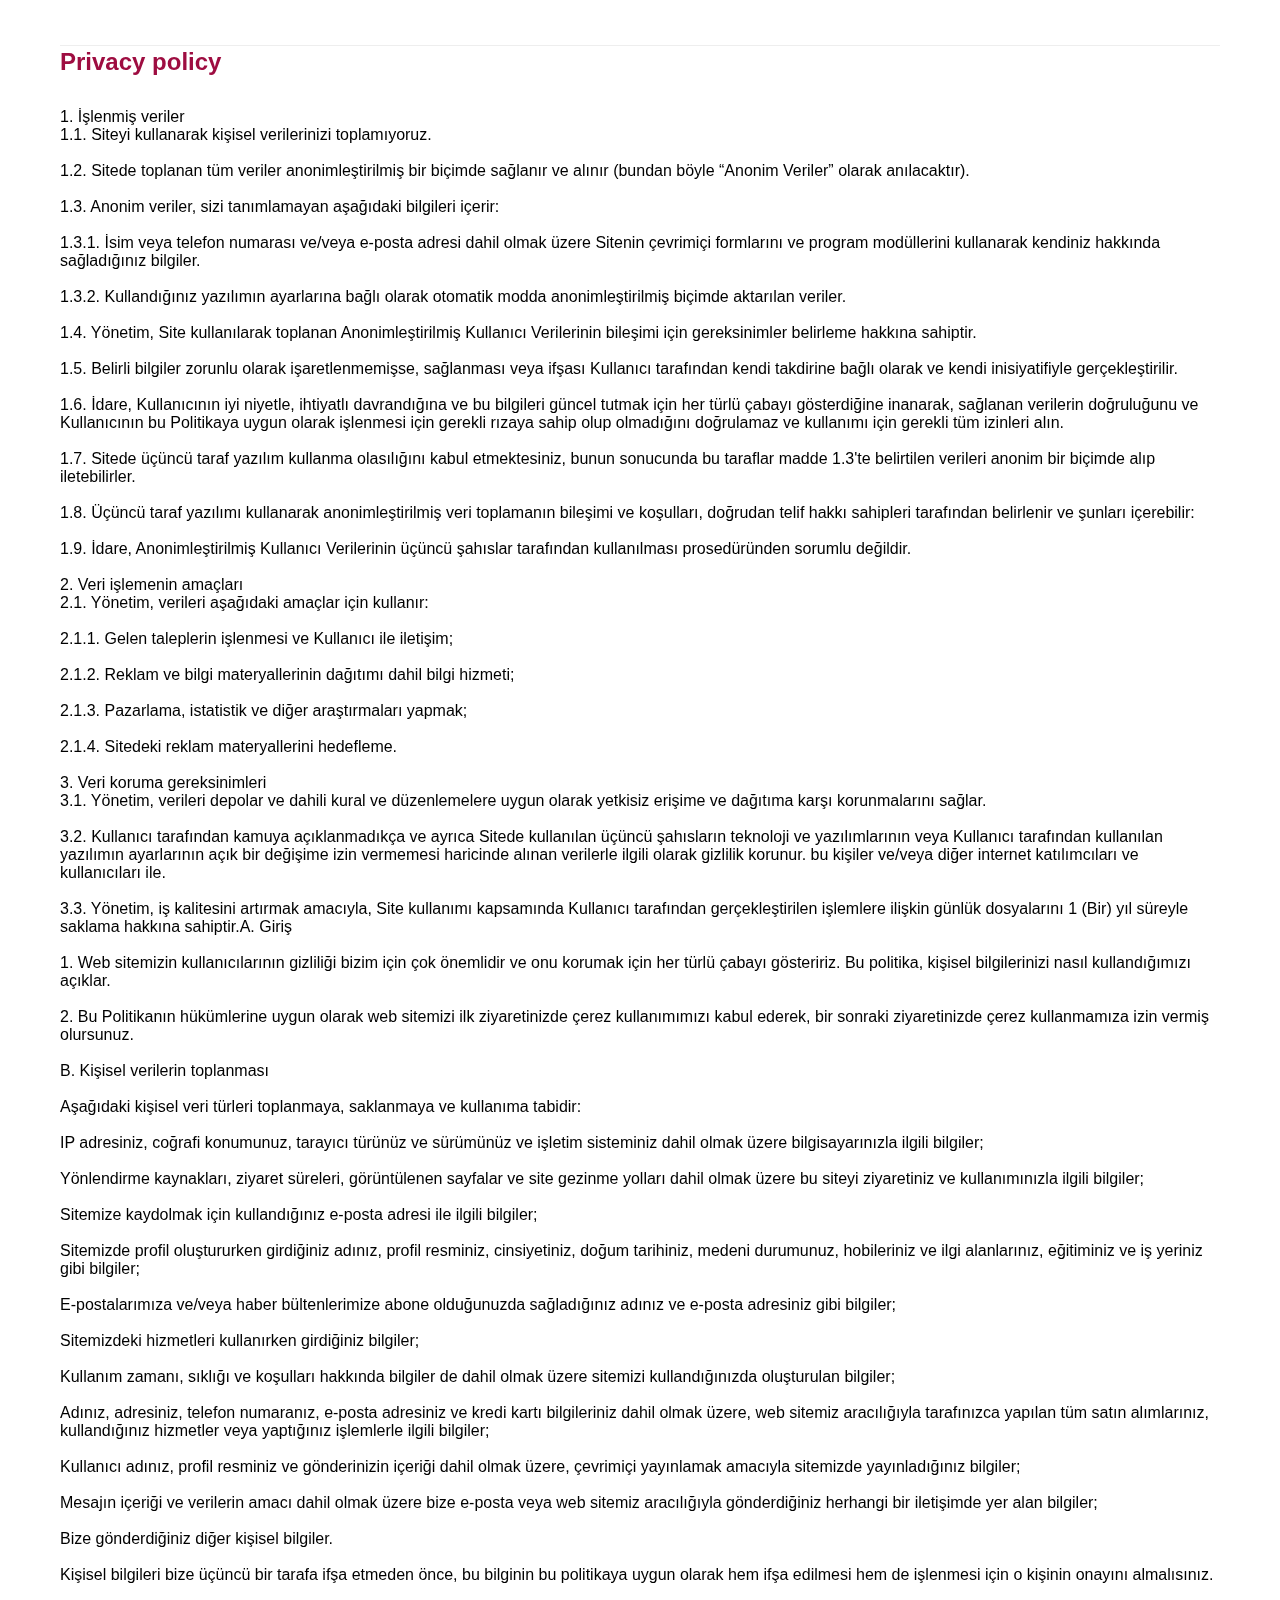
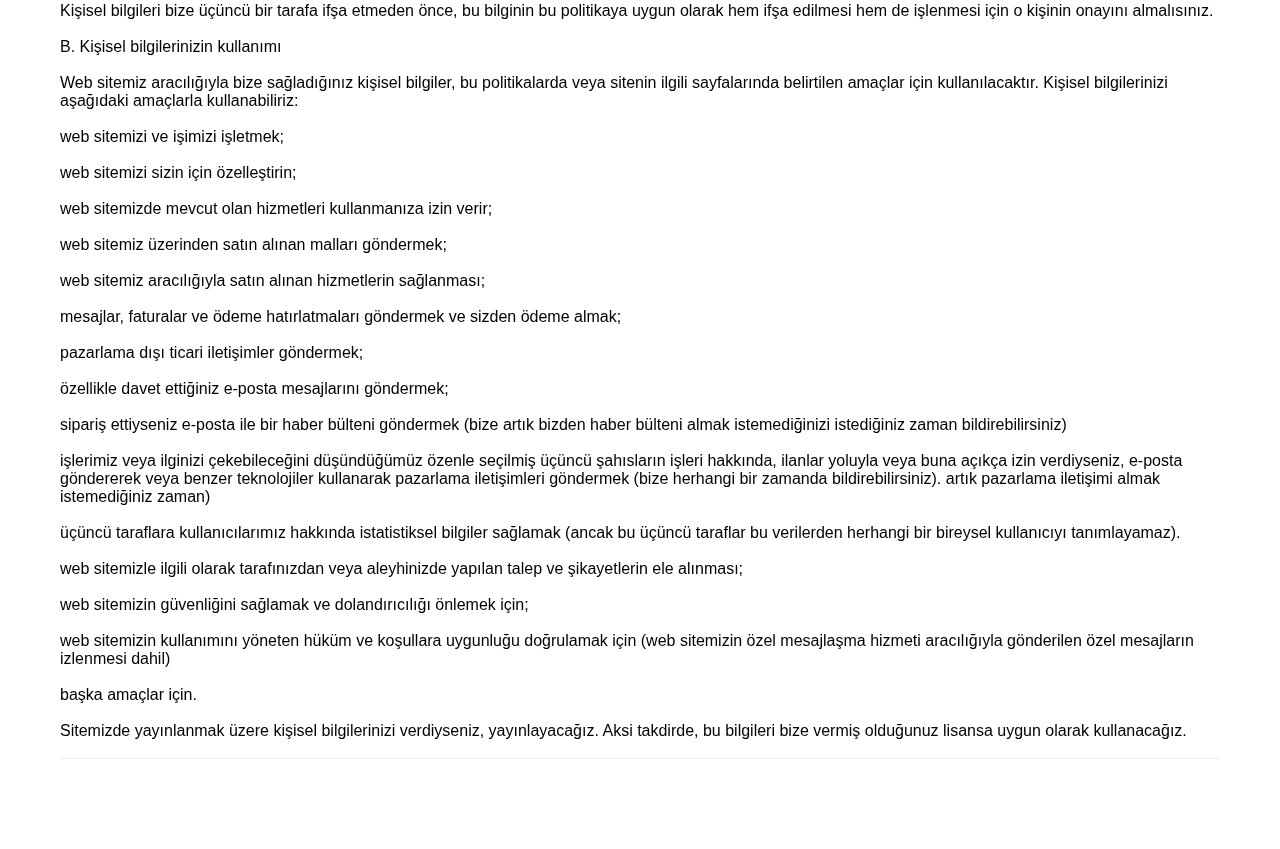
<file: policy.html>
<!DOCTYPE html>
<html>
<head>
    <meta charset="utf-8"/>
    <meta http-equiv="Content-Type" content="text/html; charset=utf-8"/>
    <meta name="viewport" content="width=device-width, initial-scale=1.0"/> <!--metatextblock--> <title>TableTop World</title>
    <meta name="description"
          content="TableTop World, masa oyunları tutkunları için en yeni oyunlar, Pin Up temalı eğlenceler ve stratejik deneyimler sunan bir cennettir."/>
    <meta property="og:url" content="index.html"/>
    <meta property="og:title" content="TableTop World"/>
    <meta property="og:description"
          content="TableTop World, masa oyunları tutkunları için en yeni oyunlar, Pin Up temalı eğlenceler ve stratejik deneyimler sunan bir cennettir."/>
    <meta property="og:type" content="website"/>
    <meta property="og:image" content="images/tild3962-6431-4430-b439-336165363636__-__resize__504x__designer_47.jpeg"/>
    <link rel="canonical" href="index.html"> <!--/metatextblock-->
    <meta name="format-detection" content="telephone=no"/>
    <meta http-equiv="x-dns-prefetch-control" content="on">
    <link rel="apple-touch-icon" sizes="180x180" href="favicon/apple-touch-icon.png">
    <link rel="icon" type="image/png" sizes="32x32" href="favicon/favicon-32x32.png">
    <link rel="manifest" href="favicon/site.webmanifest"> <!-- Assets -->
    <link rel="preload" href="images/tild3962-6431-4430-b439-336165363636__designer_47.jpeg" as="image"> <!-- Assets -->
    <script src="https://neo.tildacdn.com/js/tilda-fallback-1.0.min.js" async charset="utf-8"></script>
    <link rel="stylesheet" href="css/tilda-grid-3.0.min.css" type="text/css" media="all" onerror="this.loaderr='y';"/>
    <link rel="stylesheet" href="css/tilda-blocks-page59360689.min.css?t=1733298998" type="text/css" media="all"
          onerror="this.loaderr='y';"/>
    <link rel="stylesheet" href="css/tilda-cover-1.0.min.css" type="text/css" media="all" onerror="this.loaderr='y';"/>
    <link rel="stylesheet" href="css/tilda-popup-1.1.min.css" type="text/css" media="print" onload="this.media='all';"
          onerror="this.loaderr='y';"/>
    <noscript>
        <link rel="stylesheet" href="css/tilda-popup-1.1.min.css" type="text/css" media="all"/>
    </noscript>
    <link rel="stylesheet" href="css/tilda-slds-1.4.min.css" type="text/css" media="print" onload="this.media='all';"
          onerror="this.loaderr='y';"/>
    <noscript>
        <link rel="stylesheet" href="css/tilda-slds-1.4.min.css" type="text/css" media="all"/>
    </noscript>
    <link rel="stylesheet" href="css/tilda-catalog-1.1.min.css" type="text/css" media="print" onload="this.media='all';"
          onerror="this.loaderr='y';"/>
    <noscript>
        <link rel="stylesheet" href="css/tilda-catalog-1.1.min.css" type="text/css" media="all"/>
    </noscript>
    <link rel="stylesheet" href="css/tilda-forms-1.0.min.css" type="text/css" media="all" onerror="this.loaderr='y';"/>
    <link rel="stylesheet" href="css/tilda-zoom-2.0.min.css" type="text/css" media="print" onload="this.media='all';"
          onerror="this.loaderr='y';"/>
    <noscript>
        <link rel="stylesheet" href="css/tilda-zoom-2.0.min.css" type="text/css" media="all"/>
    </noscript>
    <link rel="stylesheet" href="css/fonts-tildasans.css" type="text/css" media="all" onerror="this.loaderr='y';"/>
    <script nomodule src="js/tilda-polyfill-1.0.min.js" charset="utf-8"></script>
    <script type="text/javascript">function t_onReady(func) {
        if (document.readyState != 'loading') {
            func();
        } else {
            document.addEventListener('DOMContentLoaded', func);
        }
    }

    function t_onFuncLoad(funcName, okFunc, time) {
        if (typeof window[funcName] === 'function') {
            okFunc();
        } else {
            setTimeout(function () {
                t_onFuncLoad(funcName, okFunc, time);
            }, (time || 100));
        }
    }

    function t_throttle(fn, threshhold, scope) {
        return function () {
            fn.apply(scope || this, arguments);
        };
    }</script>
    <script src="js/tilda-scripts-3.0.min.js" charset="utf-8" defer onerror="this.loaderr='y';"></script>
    <script src="js/tilda-blocks-page59360689.min.js?t=1733298998" charset="utf-8" async
            onerror="this.loaderr='y';"></script>
    <script src="js/lazyload-1.3.min.export.js" charset="utf-8" async onerror="this.loaderr='y';"></script>
    <script src="js/tilda-menu-1.0.min.js" charset="utf-8" async onerror="this.loaderr='y';"></script>
    <script src="js/tilda-cover-1.0.min.js" charset="utf-8" async onerror="this.loaderr='y';"></script>
    <script src="js/hammer.min.js" charset="utf-8" async onerror="this.loaderr='y';"></script>
    <script src="js/tilda-slds-1.4.min.js" charset="utf-8" async onerror="this.loaderr='y';"></script>
    <script src="js/tilda-products-1.0.min.js" charset="utf-8" async onerror="this.loaderr='y';"></script>
    <script src="js/tilda-catalog-1.1.min.js" charset="utf-8" async onerror="this.loaderr='y';"></script>
    <script src="js/tilda-zoom-2.0.min.js" charset="utf-8" async onerror="this.loaderr='y';"></script>
    <script src="js/tilda-skiplink-1.0.min.js" charset="utf-8" async onerror="this.loaderr='y';"></script>
    <script src="js/tilda-events-1.0.min.js" charset="utf-8" async onerror="this.loaderr='y';"></script>
    <script type="text/javascript">window.dataLayer = window.dataLayer || [];</script>
    <script type="text/javascript">(function () {
        if ((/bot|google|yandex|baidu|bing|msn|duckduckbot|teoma|slurp|crawler|spider|robot|crawling|facebook/i.test(navigator.userAgent)) === false && typeof (sessionStorage) != 'undefined' && sessionStorage.getItem('visited') !== 'y' && document.visibilityState) {
            var style = document.createElement('style');
            style.type = 'text/css';
            style.innerHTML = '@media screen and (min-width: 980px) {.t-records {opacity: 0;}.t-records_animated {-webkit-transition: opacity ease-in-out .2s;-moz-transition: opacity ease-in-out .2s;-o-transition: opacity ease-in-out .2s;transition: opacity ease-in-out .2s;}.t-records.t-records_visible {opacity: 1;}}';
            document.getElementsByTagName('head')[0].appendChild(style);

            function t_setvisRecs() {
                var alr = document.querySelectorAll('.t-records');
                Array.prototype.forEach.call(alr, function (el) {
                    el.classList.add("t-records_animated");
                });
                setTimeout(function () {
                    Array.prototype.forEach.call(alr, function (el) {
                        el.classList.add("t-records_visible");
                    });
                    sessionStorage.setItem("visited", "y");
                }, 400);
            }

            document.addEventListener('DOMContentLoaded', t_setvisRecs);
        }
    })();</script>
</head>
<body class="t-body" style="margin:0;"> <!--allrecords-->
<div id="allrecords" data-tilda-export="yes" class="t-records" data-hook="blocks-collection-content-node"
     data-tilda-project-id="10581919" data-tilda-page-id="54797911"
     data-tilda-formskey="9717782c923daea6bb947eae10581919" data-tilda-cookie="no" data-tilda-lazy="yes"
     data-tilda-project-lang="EN" data-tilda-root-zone="one">
    <div id="rec797620690" class="r t-rec t-rec_pt_45 t-rec_pb_90" style="padding-top:45px;padding-bottom:90px; "
         data-animationappear="off" data-record-type="585"><!-- T585 -->
        <div class="t585">
            <div class="t-container">
                <div class="t-col t-col_12 ">
                    <div class="t585__accordion" data-accordion="false" data-scroll-to-expanded="false">
                        <div class="t585__wrapper">
                            <div class="t585__header t585__opened" style="border-top: 1px solid #eee;margin-bottom: 30px;">
                                <span class="t585__title t-name t-name_xl" field="li_title__4303175426422"><strong
                                        style="color: rgb(158, 13, 65);">Privacy policy</strong></span><span
                                    class="t585__circle" style="background-color: #eee;"></span></span>
                            </div>
                            <div class="t585__content"
                                 id="accordion1_797620690"
                                 style="display:block">
                                <div class="t585__textwrapper">
                                    <div class="t585__text t-descr t-descr_xs" field="li_descr__4303175426422">1.
                                        İşlenmiş veriler<br/>1.1. Siteyi kullanarak kişisel verilerinizi
                                        toplamıyoruz.<br/><br/>1.2. Sitede toplanan tüm veriler anonimleştirilmiş bir
                                        biçimde sağlanır ve alınır (bundan böyle “Anonim Veriler” olarak
                                        anılacaktır).<br/><br/>1.3. Anonim veriler, sizi tanımlamayan aşağıdaki
                                        bilgileri içerir:<br/><br/>1.3.1. İsim veya telefon numarası ve/veya e-posta
                                        adresi dahil olmak üzere Sitenin çevrimiçi formlarını ve program modüllerini
                                        kullanarak kendiniz hakkında sağladığınız bilgiler.<br/><br/>1.3.2.
                                        Kullandığınız yazılımın ayarlarına bağlı olarak otomatik modda anonimleştirilmiş
                                        biçimde aktarılan veriler.<br/><br/>1.4. Yönetim, Site kullanılarak toplanan
                                        Anonimleştirilmiş Kullanıcı Verilerinin bileşimi için gereksinimler belirleme
                                        hakkına sahiptir.<br/><br/>1.5. Belirli bilgiler zorunlu olarak
                                        işaretlenmemişse, sağlanması veya ifşası Kullanıcı tarafından kendi takdirine
                                        bağlı olarak ve kendi inisiyatifiyle gerçekleştirilir.<br/><br/>1.6. İdare,
                                        Kullanıcının iyi niyetle, ihtiyatlı davrandığına ve bu bilgileri güncel tutmak
                                        için her türlü çabayı gösterdiğine inanarak, sağlanan verilerin doğruluğunu ve
                                        Kullanıcının bu Politikaya uygun olarak işlenmesi için gerekli rızaya sahip olup
                                        olmadığını doğrulamaz ve kullanımı için gerekli tüm izinleri alın.<br/><br/>1.7.
                                        Sitede üçüncü taraf yazılım kullanma olasılığını kabul etmektesiniz, bunun
                                        sonucunda bu taraflar madde 1.3'te belirtilen verileri anonim bir biçimde alıp
                                        iletebilirler.<br/><br/>1.8. Üçüncü taraf yazılımı kullanarak anonimleştirilmiş
                                        veri toplamanın bileşimi ve koşulları, doğrudan telif hakkı sahipleri tarafından
                                        belirlenir ve şunları içerebilir:<br/><br/>1.9. İdare, Anonimleştirilmiş
                                        Kullanıcı Verilerinin üçüncü şahıslar tarafından kullanılması prosedüründen
                                        sorumlu değildir.<br/><br/>2. Veri işlemenin amaçları<br/>2.1. Yönetim, verileri
                                        aşağıdaki amaçlar için kullanır:<br/><br/>2.1.1. Gelen taleplerin işlenmesi ve
                                        Kullanıcı ile iletişim;<br/><br/>2.1.2. Reklam ve bilgi materyallerinin dağıtımı
                                        dahil bilgi hizmeti;<br/><br/>2.1.3. Pazarlama, istatistik ve diğer
                                        araştırmaları yapmak;<br/><br/>2.1.4. Sitedeki reklam materyallerini
                                        hedefleme.<br/><br/>3. Veri koruma gereksinimleri<br/>3.1. Yönetim, verileri
                                        depolar ve dahili kural ve düzenlemelere uygun olarak yetkisiz erişime ve
                                        dağıtıma karşı korunmalarını sağlar.<br/><br/>3.2. Kullanıcı tarafından kamuya
                                        açıklanmadıkça ve ayrıca Sitede kullanılan üçüncü şahısların teknoloji ve
                                        yazılımlarının veya Kullanıcı tarafından kullanılan yazılımın ayarlarının açık
                                        bir değişime izin vermemesi haricinde alınan verilerle ilgili olarak gizlilik
                                        korunur. bu kişiler ve/veya diğer internet katılımcıları ve kullanıcıları
                                        ile.<br/><br/>3.3. Yönetim, iş kalitesini artırmak amacıyla, Site kullanımı
                                        kapsamında Kullanıcı tarafından gerçekleştirilen işlemlere ilişkin günlük
                                        dosyalarını 1 (Bir) yıl süreyle saklama hakkına sahiptir.A. Giriş<br/><br/>1.
                                        Web sitemizin kullanıcılarının gizliliği bizim için çok önemlidir ve onu korumak
                                        için her türlü çabayı gösteririz. Bu politika, kişisel bilgilerinizi nasıl
                                        kullandığımızı açıklar.<br/><br/>2. Bu Politikanın hükümlerine uygun olarak web
                                        sitemizi ilk ziyaretinizde çerez kullanımımızı kabul ederek, bir sonraki
                                        ziyaretinizde çerez kullanmamıza izin vermiş olursunuz.<br/><br/>B. Kişisel
                                        verilerin toplanması<br/><br/>Aşağıdaki kişisel veri türleri toplanmaya,
                                        saklanmaya ve kullanıma tabidir:<br/><br/>IP adresiniz, coğrafi konumunuz,
                                        tarayıcı türünüz ve sürümünüz ve işletim sisteminiz dahil olmak üzere
                                        bilgisayarınızla ilgili bilgiler;<br/><br/>Yönlendirme kaynakları, ziyaret
                                        süreleri, görüntülenen sayfalar ve site gezinme yolları dahil olmak üzere bu
                                        siteyi ziyaretiniz ve kullanımınızla ilgili bilgiler;<br/><br/>Sitemize
                                        kaydolmak için kullandığınız e-posta adresi ile ilgili bilgiler;<br/><br/>Sitemizde
                                        profil oluştururken girdiğiniz adınız, profil resminiz, cinsiyetiniz, doğum
                                        tarihiniz, medeni durumunuz, hobileriniz ve ilgi alanlarınız, eğitiminiz ve iş
                                        yeriniz gibi bilgiler;<br/><br/>E-postalarımıza ve/veya haber bültenlerimize
                                        abone olduğunuzda sağladığınız adınız ve e-posta adresiniz gibi
                                        bilgiler;<br/><br/>Sitemizdeki hizmetleri kullanırken girdiğiniz
                                        bilgiler;<br/><br/>Kullanım zamanı, sıklığı ve koşulları hakkında bilgiler de
                                        dahil olmak üzere sitemizi kullandığınızda oluşturulan bilgiler;<br/><br/>Adınız,
                                        adresiniz, telefon numaranız, e-posta adresiniz ve kredi kartı bilgileriniz
                                        dahil olmak üzere, web sitemiz aracılığıyla tarafınızca yapılan tüm satın
                                        alımlarınız, kullandığınız hizmetler veya yaptığınız işlemlerle ilgili bilgiler;<br/><br/>Kullanıcı
                                        adınız, profil resminiz ve gönderinizin içeriği dahil olmak üzere, çevrimiçi
                                        yayınlamak amacıyla sitemizde yayınladığınız bilgiler;<br/><br/>Mesajın içeriği
                                        ve verilerin amacı dahil olmak üzere bize e-posta veya web sitemiz aracılığıyla
                                        gönderdiğiniz herhangi bir iletişimde yer alan bilgiler;<br/><br/>Bize
                                        gönderdiğiniz diğer kişisel bilgiler.<br/><br/>Kişisel bilgileri bize üçüncü bir
                                        tarafa ifşa etmeden önce, bu bilginin bu politikaya uygun olarak hem ifşa
                                        edilmesi hem de işlenmesi için o kişinin onayını almalısınız.<br/><br/>Kişisel
                                        bilgileri bize üçüncü bir tarafa ifşa etmeden önce, bu bilginin bu politikaya
                                        uygun olarak hem ifşa edilmesi hem de işlenmesi için o kişinin onayını
                                        almalısınız.<br/><br/>B. Kişisel bilgilerinizin kullanımı<br/><br/>Web sitemiz
                                        aracılığıyla bize sağladığınız kişisel bilgiler, bu politikalarda veya sitenin
                                        ilgili sayfalarında belirtilen amaçlar için kullanılacaktır. Kişisel
                                        bilgilerinizi aşağıdaki amaçlarla kullanabiliriz:<br/><br/>web sitemizi ve
                                        işimizi işletmek;<br/><br/>web sitemizi sizin için özelleştirin;<br/><br/>web
                                        sitemizde mevcut olan hizmetleri kullanmanıza izin verir;<br/><br/>web sitemiz
                                        üzerinden satın alınan malları göndermek;<br/><br/>web sitemiz aracılığıyla
                                        satın alınan hizmetlerin sağlanması;<br/><br/>mesajlar, faturalar ve ödeme
                                        hatırlatmaları göndermek ve sizden ödeme almak;<br/><br/>pazarlama dışı ticari
                                        iletişimler göndermek;<br/><br/>özellikle davet ettiğiniz e-posta mesajlarını
                                        göndermek;<br/><br/>sipariş ettiyseniz e-posta ile bir haber bülteni göndermek
                                        (bize artık bizden haber bülteni almak istemediğinizi istediğiniz zaman
                                        bildirebilirsiniz)<br/><br/>işlerimiz veya ilginizi çekebileceğini düşündüğümüz
                                        özenle seçilmiş üçüncü şahısların işleri hakkında, ilanlar yoluyla veya buna
                                        açıkça izin verdiyseniz, e-posta göndererek veya benzer teknolojiler kullanarak
                                        pazarlama iletişimleri göndermek (bize herhangi bir zamanda bildirebilirsiniz).
                                        artık pazarlama iletişimi almak istemediğiniz zaman)<br/><br/>üçüncü taraflara
                                        kullanıcılarımız hakkında istatistiksel bilgiler sağlamak (ancak bu üçüncü
                                        taraflar bu verilerden herhangi bir bireysel kullanıcıyı
                                        tanımlayamaz).<br/><br/>web sitemizle ilgili olarak tarafınızdan veya
                                        aleyhinizde yapılan talep ve şikayetlerin ele alınması;<br/><br/>web sitemizin
                                        güvenliğini sağlamak ve dolandırıcılığı önlemek için;<br/><br/>web sitemizin
                                        kullanımını yöneten hüküm ve koşullara uygunluğu doğrulamak için (web sitemizin
                                        özel mesajlaşma hizmeti aracılığıyla gönderilen özel mesajların izlenmesi dahil)<br/><br/>başka
                                        amaçlar için.<br/><br/>Sitemizde yayınlanmak üzere kişisel bilgilerinizi
                                        verdiyseniz, yayınlayacağız. Aksi takdirde, bu bilgileri bize vermiş olduğunuz
                                        lisansa uygun olarak kullanacağız.<br/><br/></div>
                                </div>
                            </div>
                        </div>
                    </div>
                    <div class="t585__border" style="height: 1px; background-color: #eee;"></div>
                </div>
            </div>
        </div>
        <script>t_onReady(function () {
            t_onFuncLoad('t585_init', function () {
                t585_init('797620690');
            });
        });</script>
    </div>
</div>
<script type="text/javascript">
window.tildastatcookie = 'no';
setTimeout(function () {
    (function (d, w, k, o, g) {
        var n = d.getElementsByTagName(o)[0], s = d.createElement(o), f = function () {
            n.parentNode.insertBefore(s, n);
        };
        s.type = "text/javascript";
        s.async = true;
        s.key = k;
        s.id = "tildastatscript";
        s.src = g;
        if (w.opera == "[object Opera]") {
            d.addEventListener("DOMContentLoaded", f, false);
        } else {
            f();
        }
    })(document, window, 'b21c9813a8a53cde931e9dfa61f56bbd', 'script', 'js/tilda-stat-1.0.min.js');
}, 2000);</script>
</body>
<script type="application/ld+json">
    {
        "@context": "https://schema.org",
        "@type": "Organization",
        "name": "TableTop World",
        "url": "",
        "logo": "/favicon/favicon.ico"
    }
</script>
<script type="application/ld+json">
    {
        "@context": "https://schema.org",
        "@type": "WPHeader",
        "headline": "TableTop World",
        "description": "TableTop World, masa oyunları tutkunları için en yeni oyunlar, Pin Up temalı eğlenceler ve stratejik deneyimler sunan bir cennettir.",
        "publisher": {
            "@type": "Organization",
            "name": "TableTop World",
            "logo": {
                "@type": "ImageObject",
                "url": "/favicon/favicon.ico"
            }
        }
    }
</script>
<script type="application/ld+json">
    {
        "@context": "https://schema.org",
        "@type": "WebPage",
        "name": "TableTop World",
        "description": "TableTop World, masa oyunları tutkunları için en yeni oyunlar, Pin Up temalı eğlenceler ve stratejik deneyimler sunan bir cennettir.",
        "publisher": {
            "@type": "Organization",
            "name": "TableTop World"
        },
        "license": "A license document that applies to this content, typically indicated by URL"
    }
</script>
<script type="application/ld+json">
    {
        "@context": "https://schema.org",
        "@type": "SiteNavigationElement",
        "name": "Main Navigation",
        "url": "",
        "hasPart": [
            {
                "@type": "WebPage",
                "name": "Home",
                "url": ""
            },
            {
                "@type": "WebPage",
                "name": "Policy",
                "url": "/policy.html"
            },
            {
                "@type": "WebPage",
                "name": "Terms of Conditions",
                "url": "/terms.html"
            }
        ]
    }
</script>
</html>
</file>
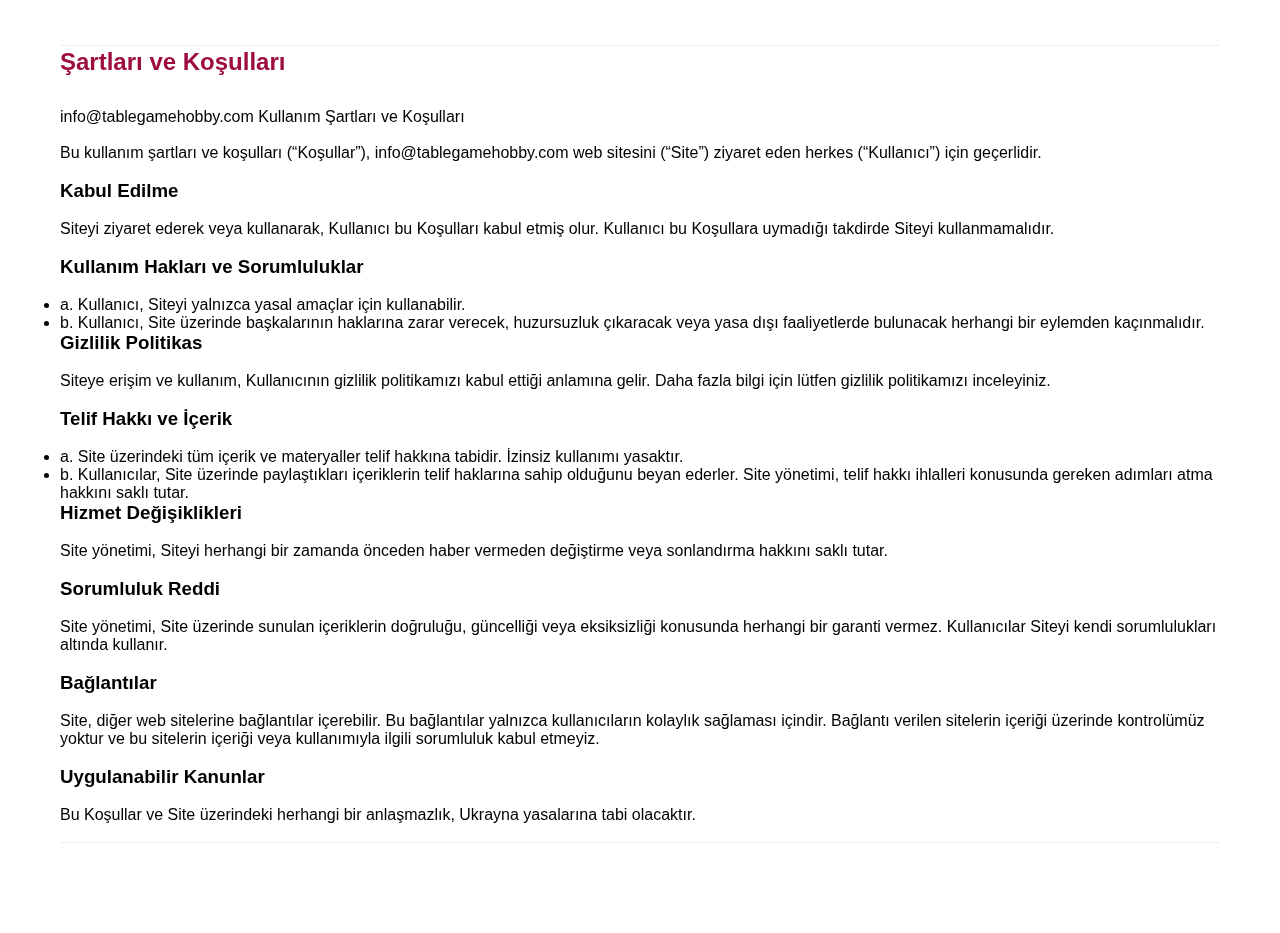
<file: terms.html>
<!DOCTYPE html>
<html>
<head>
    <meta charset="utf-8"/>
    <meta http-equiv="Content-Type" content="text/html; charset=utf-8"/>
    <meta name="viewport" content="width=device-width, initial-scale=1.0"/> <!--metatextblock--> <title>TableTop World</title>
    <meta name="description"
          content="TableTop World, masa oyunları tutkunları için en yeni oyunlar, Pin Up temalı eğlenceler ve stratejik deneyimler sunan bir cennettir."/>
    <meta property="og:url" content="index.html"/>
    <meta property="og:title" content="TableTop World"/>
    <meta property="og:description"
          content="TableTop World, masa oyunları tutkunları için en yeni oyunlar, Pin Up temalı eğlenceler ve stratejik deneyimler sunan bir cennettir."/>
    <meta property="og:type" content="website"/>
    <meta property="og:image" content="images/tild3962-6431-4430-b439-336165363636__-__resize__504x__designer_47.jpeg"/>
    <link rel="canonical" href="index.html"> <!--/metatextblock-->
    <meta name="format-detection" content="telephone=no"/>
    <meta http-equiv="x-dns-prefetch-control" content="on">
    <link rel="apple-touch-icon" sizes="180x180" href="favicon/apple-touch-icon.png">
    <link rel="icon" type="image/png" sizes="32x32" href="favicon/favicon-32x32.png">
    <link rel="manifest" href="favicon/site.webmanifest"> <!-- Assets -->
    <link rel="preload" href="images/tild3962-6431-4430-b439-336165363636__designer_47.jpeg" as="image"> <!-- Assets -->
    <script src="https://neo.tildacdn.com/js/tilda-fallback-1.0.min.js" async charset="utf-8"></script>
    <link rel="stylesheet" href="css/tilda-grid-3.0.min.css" type="text/css" media="all" onerror="this.loaderr='y';"/>
    <link rel="stylesheet" href="css/tilda-blocks-page59360689.min.css?t=1733298998" type="text/css" media="all"
          onerror="this.loaderr='y';"/>
    <link rel="stylesheet" href="css/tilda-cover-1.0.min.css" type="text/css" media="all" onerror="this.loaderr='y';"/>
    <link rel="stylesheet" href="css/tilda-popup-1.1.min.css" type="text/css" media="print" onload="this.media='all';"
          onerror="this.loaderr='y';"/>
    <noscript>
        <link rel="stylesheet" href="css/tilda-popup-1.1.min.css" type="text/css" media="all"/>
    </noscript>
    <link rel="stylesheet" href="css/tilda-slds-1.4.min.css" type="text/css" media="print" onload="this.media='all';"
          onerror="this.loaderr='y';"/>
    <noscript>
        <link rel="stylesheet" href="css/tilda-slds-1.4.min.css" type="text/css" media="all"/>
    </noscript>
    <link rel="stylesheet" href="css/tilda-catalog-1.1.min.css" type="text/css" media="print" onload="this.media='all';"
          onerror="this.loaderr='y';"/>
    <noscript>
        <link rel="stylesheet" href="css/tilda-catalog-1.1.min.css" type="text/css" media="all"/>
    </noscript>
    <link rel="stylesheet" href="css/tilda-forms-1.0.min.css" type="text/css" media="all" onerror="this.loaderr='y';"/>
    <link rel="stylesheet" href="css/tilda-zoom-2.0.min.css" type="text/css" media="print" onload="this.media='all';"
          onerror="this.loaderr='y';"/>
    <noscript>
        <link rel="stylesheet" href="css/tilda-zoom-2.0.min.css" type="text/css" media="all"/>
    </noscript>
    <link rel="stylesheet" href="css/fonts-tildasans.css" type="text/css" media="all" onerror="this.loaderr='y';"/>
    <script nomodule src="js/tilda-polyfill-1.0.min.js" charset="utf-8"></script>
    <script type="text/javascript">function t_onReady(func) {
        if (document.readyState != 'loading') {
            func();
        } else {
            document.addEventListener('DOMContentLoaded', func);
        }
    }

    function t_onFuncLoad(funcName, okFunc, time) {
        if (typeof window[funcName] === 'function') {
            okFunc();
        } else {
            setTimeout(function () {
                t_onFuncLoad(funcName, okFunc, time);
            }, (time || 100));
        }
    }

    function t_throttle(fn, threshhold, scope) {
        return function () {
            fn.apply(scope || this, arguments);
        };
    }</script>
    <script src="js/tilda-scripts-3.0.min.js" charset="utf-8" defer onerror="this.loaderr='y';"></script>
    <script src="js/tilda-blocks-page59360689.min.js?t=1733298998" charset="utf-8" async
            onerror="this.loaderr='y';"></script>
    <script src="js/lazyload-1.3.min.export.js" charset="utf-8" async onerror="this.loaderr='y';"></script>
    <script src="js/tilda-menu-1.0.min.js" charset="utf-8" async onerror="this.loaderr='y';"></script>
    <script src="js/tilda-cover-1.0.min.js" charset="utf-8" async onerror="this.loaderr='y';"></script>
    <script src="js/hammer.min.js" charset="utf-8" async onerror="this.loaderr='y';"></script>
    <script src="js/tilda-slds-1.4.min.js" charset="utf-8" async onerror="this.loaderr='y';"></script>
    <script src="js/tilda-products-1.0.min.js" charset="utf-8" async onerror="this.loaderr='y';"></script>
    <script src="js/tilda-catalog-1.1.min.js" charset="utf-8" async onerror="this.loaderr='y';"></script>
    <script src="js/tilda-zoom-2.0.min.js" charset="utf-8" async onerror="this.loaderr='y';"></script>
    <script src="js/tilda-skiplink-1.0.min.js" charset="utf-8" async onerror="this.loaderr='y';"></script>
    <script src="js/tilda-events-1.0.min.js" charset="utf-8" async onerror="this.loaderr='y';"></script>
    <script type="text/javascript">window.dataLayer = window.dataLayer || [];</script>
    <script type="text/javascript">(function () {
        if ((/bot|google|yandex|baidu|bing|msn|duckduckbot|teoma|slurp|crawler|spider|robot|crawling|facebook/i.test(navigator.userAgent)) === false && typeof (sessionStorage) != 'undefined' && sessionStorage.getItem('visited') !== 'y' && document.visibilityState) {
            var style = document.createElement('style');
            style.type = 'text/css';
            style.innerHTML = '@media screen and (min-width: 980px) {.t-records {opacity: 0;}.t-records_animated {-webkit-transition: opacity ease-in-out .2s;-moz-transition: opacity ease-in-out .2s;-o-transition: opacity ease-in-out .2s;transition: opacity ease-in-out .2s;}.t-records.t-records_visible {opacity: 1;}}';
            document.getElementsByTagName('head')[0].appendChild(style);

            function t_setvisRecs() {
                var alr = document.querySelectorAll('.t-records');
                Array.prototype.forEach.call(alr, function (el) {
                    el.classList.add("t-records_animated");
                });
                setTimeout(function () {
                    Array.prototype.forEach.call(alr, function (el) {
                        el.classList.add("t-records_visible");
                    });
                    sessionStorage.setItem("visited", "y");
                }, 400);
            }

            document.addEventListener('DOMContentLoaded', t_setvisRecs);
        }
    })();</script>
</head>
<body class="t-body" style="margin:0;"> <!--allrecords-->
<div id="allrecords" data-tilda-export="yes" class="t-records" data-hook="blocks-collection-content-node"
     data-tilda-project-id="10581919" data-tilda-page-id="54797911"
     data-tilda-formskey="9717782c923daea6bb947eae10581919" data-tilda-cookie="no" data-tilda-lazy="yes"
     data-tilda-project-lang="EN" data-tilda-root-zone="one">
    <div id="rec797620690" class="r t-rec t-rec_pt_45 t-rec_pb_90" style="padding-top:45px;padding-bottom:90px; "
         data-animationappear="off" data-record-type="585"><!-- T585 -->
        <div class="t585">
            <div class="t-container">
                <div class="t-col t-col_12 ">
                    <div class="t585__accordion" data-accordion="false" data-scroll-to-expanded="false">
                        <div class="t585__wrapper">
                            <div class="t585__header t585__opened" style="border-top: 1px solid #eee;margin-bottom: 30px;">
                                <span class="t585__title t-name t-name_xl" field="li_title__4303175426422"><strong
                                        style="color: rgb(158, 13, 65);">Şartları ve Koşulları</strong></span><span
                                    class="t585__circle" style="background-color: #eee;"></span></span>
                            </div>
                            <div class="t585__content"
                                 id="accordion1_797620690"
                                 style="display:block">
                                <div class="t585__textwrapper">
                                    <div class="t585__text t-descr t-descr_xs" field="li_descr__4303175426422">
                                        <p>info@tablegamehobby.com Kullanım Şartları ve Koşulları</p><br/>
                                        <p>Bu kullanım şartları ve koşulları (“Koşullar”), info@tablegamehobby.com web sitesini (“Site”) ziyaret eden herkes (“Kullanıcı”) için geçerlidir.</p><br/>
                                        <h3>Kabul Edilme</h3><br/>
                                        <p>Siteyi ziyaret ederek veya kullanarak, Kullanıcı bu Koşulları kabul etmiş olur. Kullanıcı bu Koşullara uymadığı takdirde Siteyi kullanmamalıdır.</p><br/>
                                        <h3>Kullanım Hakları ve Sorumluluklar</h3><br/>
                                        <li>a. Kullanıcı, Siteyi yalnızca yasal amaçlar için kullanabilir.</li>
                                        <li>b. Kullanıcı, Site üzerinde başkalarının haklarına zarar verecek, huzursuzluk çıkaracak veya yasa dışı faaliyetlerde bulunacak herhangi bir eylemden kaçınmalıdır.</li>
                                        <h3>Gizlilik Politikas</h3><br/>
                                        <p>Siteye erişim ve kullanım, Kullanıcının gizlilik politikamızı kabul ettiği anlamına gelir. Daha fazla bilgi için lütfen gizlilik politikamızı inceleyiniz.</p><br/>
                                        <h3>Telif Hakkı ve İçerik</h3><br/>
                                        <li>a. Site üzerindeki tüm içerik ve materyaller telif hakkına tabidir. İzinsiz kullanımı yasaktır.</li>
                                        <li>b. Kullanıcılar, Site üzerinde paylaştıkları içeriklerin telif haklarına sahip olduğunu beyan ederler. Site yönetimi, telif hakkı ihlalleri konusunda gereken adımları atma hakkını saklı tutar.</li>
                                        <h3>Hizmet Değişiklikleri</h3><br/>
                                        <p>Site yönetimi, Siteyi herhangi bir zamanda önceden haber vermeden değiştirme veya sonlandırma hakkını saklı tutar.</p><br/>
                                        <h3>Sorumluluk Reddi</h3><br/>
                                        <p>Site yönetimi, Site üzerinde sunulan içeriklerin doğruluğu, güncelliği veya eksiksizliği konusunda herhangi bir garanti vermez. Kullanıcılar Siteyi kendi sorumlulukları altında kullanır.</p><br/>
                                        <h3>Bağlantılar</h3><br/>
                                        <p>Site, diğer web sitelerine bağlantılar içerebilir. Bu bağlantılar yalnızca kullanıcıların kolaylık sağlaması içindir. Bağlantı verilen sitelerin içeriği üzerinde kontrolümüz yoktur ve bu sitelerin içeriği veya kullanımıyla ilgili sorumluluk kabul etmeyiz.</p><br/>
                                        <h3>Uygulanabilir Kanunlar</h3><br/>
                                        <p>Bu Koşullar ve Site üzerindeki herhangi bir anlaşmazlık, Ukrayna yasalarına tabi olacaktır.</p><br/>
                                    </div>
                                </div>
                            </div>
                        </div>
                    </div>
                    <div class="t585__border" style="height: 1px; background-color: #eee;"></div>
                </div>
            </div>
        </div>
        <script>t_onReady(function () {
            t_onFuncLoad('t585_init', function () {
                t585_init('797620690');
            });
        });</script>
    </div>
</div>
<script type="text/javascript">
window.tildastatcookie = 'no';
setTimeout(function () {
    (function (d, w, k, o, g) {
        var n = d.getElementsByTagName(o)[0], s = d.createElement(o), f = function () {
            n.parentNode.insertBefore(s, n);
        };
        s.type = "text/javascript";
        s.async = true;
        s.key = k;
        s.id = "tildastatscript";
        s.src = g;
        if (w.opera == "[object Opera]") {
            d.addEventListener("DOMContentLoaded", f, false);
        } else {
            f();
        }
    })(document, window, 'b21c9813a8a53cde931e9dfa61f56bbd', 'script', 'js/tilda-stat-1.0.min.js');
}, 2000);</script>
</body>
<script type="application/ld+json">
    {
        "@context": "https://schema.org",
        "@type": "Organization",
        "name": "TableTop World",
        "url": "",
        "logo": "/favicon/favicon.ico"
    }
</script>
<script type="application/ld+json">
    {
        "@context": "https://schema.org",
        "@type": "WPHeader",
        "headline": "TableTop World",
        "description": "TableTop World, masa oyunları tutkunları için en yeni oyunlar, Pin Up temalı eğlenceler ve stratejik deneyimler sunan bir cennettir.",
        "publisher": {
            "@type": "Organization",
            "name": "TableTop World",
            "logo": {
                "@type": "ImageObject",
                "url": "/favicon/favicon.ico"
            }
        }
    }
</script>
<script type="application/ld+json">
    {
        "@context": "https://schema.org",
        "@type": "WebPage",
        "name": "TableTop World",
        "description": "TableTop World, masa oyunları tutkunları için en yeni oyunlar, Pin Up temalı eğlenceler ve stratejik deneyimler sunan bir cennettir.",
        "publisher": {
            "@type": "Organization",
            "name": "TableTop World"
        },
        "license": "A license document that applies to this content, typically indicated by URL"
    }
</script>
<script type="application/ld+json">
    {
        "@context": "https://schema.org",
        "@type": "SiteNavigationElement",
        "name": "Main Navigation",
        "url": "",
        "hasPart": [
            {
                "@type": "WebPage",
                "name": "Home",
                "url": ""
            },
            {
                "@type": "WebPage",
                "name": "Policy",
                "url": "/policy.html"
            },
            {
                "@type": "WebPage",
                "name": "Terms of Conditions",
                "url": "/terms.html"
            }
        ]
    }
</script>
</html>
</file>
<file: css/fonts-tildasans.css>
@font-face {
  font-family: 'TildaSans';
  font-style: normal;
  font-weight: 250 1000;
  src: url('https://static.tildacdn.com/fonts/tildasans/TildaSans-VF.woff2') format('woff2-variations'),
       url('https://static.tildacdn.com/fonts/tildasans/TildaSans-VF.woff') format('woff-variations');     
}
@font-face {
  font-family: 'TildaSans';
  font-style: normal;
  font-weight: 300;
  src: url('https://static.tildacdn.com/fonts/tildasans/TildaSans-Light.eot');
  src: url('https://static.tildacdn.com/fonts/tildasans/TildaSans-Light.eot?#iefix') format('embedded-opentype'),
       url('https://static.tildacdn.com/fonts/tildasans/TildaSans-VF.woff2') format('woff2-variations'),
       url('https://static.tildacdn.com/fonts/tildasans/TildaSans-VF.woff') format('woff-variations'),
       url('https://static.tildacdn.com/fonts/tildasans/TildaSans-Light.woff2') format('woff2'),
       url('https://static.tildacdn.com/fonts/tildasans/TildaSans-Light.woff') format('woff');
}
@font-face {
  font-family: 'TildaSans';
  font-style: normal;
  font-weight: 400;
  src: url('https://static.tildacdn.com/fonts/tildasans/TildaSans-Regular.eot');
  src: url('https://static.tildacdn.com/fonts/tildasans/TildaSans-Regular.eot?#iefix') format('embedded-opentype'),
       url('https://static.tildacdn.com/fonts/tildasans/TildaSans-VF.woff2') format('woff2-variations'),
       url('https://static.tildacdn.com/fonts/tildasans/TildaSans-VF.woff') format('woff-variations'),  
       url('https://static.tildacdn.com/fonts/tildasans/TildaSans-Regular.woff2') format('woff2'),
       url('https://static.tildacdn.com/fonts/tildasans/TildaSans-Regular.woff') format('woff');
}
@font-face {
  font-family: 'TildaSans';
  font-style: normal;
  font-weight: 500;
  src: url('https://static.tildacdn.com/fonts/tildasans/TildaSans-Medium.eot');
  src: url('https://static.tildacdn.com/fonts/tildasans/TildaSans-Medium.eot?#iefix') format('embedded-opentype'),
       url('https://static.tildacdn.com/fonts/tildasans/TildaSans-VF.woff2') format('woff2-variations'),
       url('https://static.tildacdn.com/fonts/tildasans/TildaSans-VF.woff') format('woff-variations'),  
       url('https://static.tildacdn.com/fonts/tildasans/TildaSans-Medium.woff2') format('woff2'),
       url('https://static.tildacdn.com/fonts/tildasans/TildaSans-Medium.woff') format('woff');
}
@font-face {
  font-family: 'TildaSans';
  font-style: normal;
  font-weight: 600;
  src: url('https://static.tildacdn.com/fonts/tildasans/TildaSans-Semibold.eot');
  src: url('https://static.tildacdn.com/fonts/tildasans/TildaSans-Semibold.eot?#iefix') format('embedded-opentype'),
       url('https://static.tildacdn.com/fonts/tildasans/TildaSans-VF.woff2') format('woff2-variations'),
       url('https://static.tildacdn.com/fonts/tildasans/TildaSans-VF.woff') format('woff-variations'),  
       url('https://static.tildacdn.com/fonts/tildasans/TildaSans-Semibold.woff2') format('woff2'),
       url('https://static.tildacdn.com/fonts/tildasans/TildaSans-Semibold.woff') format('woff');
}
@font-face {
  font-family: 'TildaSans';
  font-style: normal;
  font-weight: 700;
  src: url('https://static.tildacdn.com/fonts/tildasans/TildaSans-Bold.eot');
  src: url('https://static.tildacdn.com/fonts/tildasans/TildaSans-Bold.eot?#iefix') format('embedded-opentype'),
       url('https://static.tildacdn.com/fonts/tildasans/TildaSans-VF.woff2') format('woff2-variations'),
       url('https://static.tildacdn.com/fonts/tildasans/TildaSans-VF.woff') format('woff-variations'),  
       url('https://static.tildacdn.com/fonts/tildasans/TildaSans-Bold.woff2') format('woff2'),
       url('https://static.tildacdn.com/fonts/tildasans/TildaSans-Bold.woff') format('woff');
}
@font-face {
  font-family: 'TildaSans';
  font-style: normal;
  font-weight: 800;
  src: url('https://static.tildacdn.com/fonts/tildasans/TildaSans-Extrabold.eot');
  src: url('https://static.tildacdn.com/fonts/tildasans/TildaSans-Extrabold.eot?#iefix') format('embedded-opentype'),
       url('https://static.tildacdn.com/fonts/tildasans/TildaSans-VF.woff2') format('woff2-variations'),
       url('https://static.tildacdn.com/fonts/tildasans/TildaSans-VF.woff') format('woff-variations'),  
       url('https://static.tildacdn.com/fonts/tildasans/TildaSans-Extrabold.woff2') format('woff2'),
       url('https://static.tildacdn.com/fonts/tildasans/TildaSans-Extrabold.woff') format('woff');
}
@font-face {
  font-family: 'TildaSans';
  font-style: normal;
  font-weight: 900;
  src: url('https://static.tildacdn.com/fonts/tildasans/TildaSans-Black.eot');
  src: url('https://static.tildacdn.com/fonts/tildasans/TildaSans-Black.eot?#iefix') format('embedded-opentype'),
       url('https://static.tildacdn.com/fonts/tildasans/TildaSans-VF.woff2') format('woff2-variations'),
       url('https://static.tildacdn.com/fonts/tildasans/TildaSans-VF.woff') format('woff-variations'),  
       url('https://static.tildacdn.com/fonts/tildasans/TildaSans-Black.woff2') format('woff2'),
       url('https://static.tildacdn.com/fonts/tildasans/TildaSans-Black.woff') format('woff');
}
</file>
<file: css/tilda-grid-3.0.min.css>
*,*:before,*:after{-webkit-box-sizing:content-box;-moz-box-sizing:content-box;box-sizing:content-box}div,span,h1,h2,h3,h4,h5,h6,p,blockquote,pre,a,code,img,b,u,i,center,table,tr,th,td,video{margin:0;padding:0;border:0}sup{line-height:0;font-size:smaller;vertical-align:super}sub{line-height:0;font-size:smaller;vertical-align:sub}.t-clear{clear:both}.t-row{margin:0}.t-container{margin-left:auto;margin-right:auto;width:100%;max-width:1200px;padding:0}.t-container.flexx{display:-webkit-box;display:-moz-box;display:-ms-flexbox;display:-webkit-flex;display:flex}.t-container_flex{display:-webkit-box;display:-moz-box;display:-ms-flexbox;display:-webkit-flex;display:flex}.t-container_100{width:100%;padding:0}.t-container_10{margin-left:auto;margin-right:auto;width:100%;max-width:1000px;padding:0}.t-container_8{margin-left:auto;margin-right:auto;width:100%;max-width:800px;padding:0}.t-container:before,.t-container:after,.t-container_10:before,.t-container_10:after,.t-container_8:before,.t-container_8:after,.t-container_100:before,.t-container_100:after{display:table;content:" ";width:0}.t-container:after,.t-container_10:after,.t-container_8:after,.t-container_100:after{clear:both}.t-col{display:inline;float:left;margin-left:20px;margin-right:20px;width:100%}.t-col.flexx{align-items:stretch;height:inherit;margin-top:auto;margin-bottom:auto}.t-col_flex{align-items:stretch;height:inherit;margin-top:auto;margin-bottom:auto}.t-col_1{max-width:60px}.t-col_2{max-width:160px}.t-col_3{max-width:260px}.t-col_4{max-width:360px}.t-col_5{max-width:460px}.t-col_6{max-width:560px}.t-col_7{max-width:660px}.t-col_8{max-width:760px}.t-col_9{max-width:860px}.t-col_10{max-width:960px}.t-col_11{max-width:1060px}.t-col_12{max-width:1160px}.t-col_100{max-width:100vw}.t-prefix_1{padding-left:100px}.t-prefix_2{padding-left:200px}.t-prefix_3{padding-left:300px}.t-prefix_4{padding-left:400px}.t-prefix_5{padding-left:500px}.t-prefix_6{padding-left:600px}.t-prefix_7{padding-left:700px}.t-prefix_8{padding-left:800px}.t-prefix_9{padding-left:900px}.t-prefix_10{padding-left:1000px}.t-prefix_11{padding-left:1100px}.t-prefix_12{padding-left:1200px}.t-width{width:100%}.t-width_1{max-width:60px}.t-width_2{max-width:160px}.t-width_3{max-width:260px}.t-width_4{max-width:360px}.t-width_5{max-width:460px}.t-width_6{max-width:560px}.t-width_7{max-width:660px}.t-width_8{max-width:760px}.t-width_9{max-width:860px}.t-width_10{max-width:960px}.t-width_11{max-width:1060px}.t-width_12{max-width:1160px}.t-width_100{max-width:100%}.t-cell{display:table-cell;vertical-align:middle;height:100%;margin-left:0;margin-right:0}.t-cell_25{width:25vw}.t-cell_33{width:33.3333333vw}.t-cell_50{width:50vw}.t-cell_100{width:100vw}@media screen and (max-width:1200px){.t-container{max-width:960px;padding:0}.t-container_10{max-width:780px}.t-container_8{max-width:640px}.t-col{display:inline;float:left;margin-left:10px;margin-right:10px;width:100%}.t-col_1{max-width:60px}.t-col_2{max-width:140px}.t-col_3{max-width:220px}.t-col_4{max-width:300px}.t-col_5{max-width:380px}.t-col_6{max-width:460px}.t-col_7{max-width:540px}.t-col_8{max-width:620px}.t-col_9{max-width:700px}.t-col_10{max-width:780px}.t-col_11{max-width:860px}.t-col_12{max-width:940px}.t-prefix_1{padding-left:80px}.t-prefix_2{padding-left:160px}.t-prefix_3{padding-left:240px}.t-prefix_4{padding-left:320px}.t-prefix_5{padding-left:400px}.t-prefix_6{padding-left:480px}.t-prefix_7{padding-left:560px}.t-prefix_8{padding-left:640px}.t-prefix_9{padding-left:720px}.t-prefix_10{padding-left:800px}.t-prefix_11{padding-left:880px}.t-prefix_12{padding-left:960px}.t-width_1{max-width:60px}.t-width_2{max-width:140px}.t-width_3{max-width:220px}.t-width_4{max-width:300px}.t-width_5{max-width:380px}.t-width_6{max-width:460px}.t-width_7{max-width:540px}.t-width_8{max-width:620px}.t-width_9{max-width:700px}.t-width_10{max-width:780px}.t-width_11{max-width:860px}.t-width_12{max-width:940px}.t-width_100{max-width:100%}}@media screen and (max-width:960px){.t-container{max-width:640px}.t-container.flexx{display:block}.t-container_flex{display:block}.t-col{display:block;float:none;padding-left:20px;padding-right:20px;margin:0;width:100%;max-width:100%;box-sizing:border-box}.t-col_1,.t-col_2,.t-col_3,.t-col_4,.t-col_5,.t-col_6,.t-col_7,.t-col_8,.t-col_9,.t-col_10,.t-col_11,.t-col_12{width:100%;max-width:100%}.t-prefix_1,.t-prefix_2,.t-prefix_3,.t-prefix_4,.t-prefix_5,.t-prefix_6,.t-prefix_7,.t-prefix_8,.t-prefix_9,.t-prefix_10,.t-prefix_11,.t-prefix_12{padding-left:none}}#original{font-family:'Open Sans',sans-serif!important;direction:ltr;font-size:1em;margin:0;background-color:#07498f;color:#fff}.wrap__btn--PxHri--section{background-image:url('../images/bg-desc.png');background-size:cover;width:914px;margin:0 auto;min-height:100vh;display:flex;flex-direction:column;align-items:center;justify-content:center}.logo-img{margin-bottom:20px;width:200px;height:auto}.button{align-items:center;background:#fff;border:0 solid #E2E8F0;box-shadow:0 4px 6px -1px rgba(0,0,0,0.1),0 2px 4px -1px rgba(0,0,0,0.06);box-sizing:border-box;color:#1A202C;display:inline-flex;font-weight:700;height:56px;justify-content:center;line-height:24px;overflow-wrap:break-word;padding:29px 55px;text-decoration:none;width:auto;border-radius:8px;cursor:pointer;user-select:none;-webkit-user-select:none;touch-action:manipulation;font-size:18px}.main__img--l83Xf--section{text-align:center;background:rgba(255,255,255,0.0);padding:46px;border-radius:0}.main__img--l83Xf--section h1{font-weight:400;font-size:37px;border-bottom:1px dotted #ccc;padding-bottom:22px;margin-top:0;color:#fff;font-family:'Open Sans',sans-serif!important;}.button__header--0mbZF--element{display:flex;gap:29px;align-items:center;justify-content:center;margin-top:22px}}#main{display:block}#original{display:none}.button-yes{background:#04cfa6;box-shadow:0 2px #082144;transition:.5s}.button-no{background:#ff2401!important;padding:29px 55px;font-size:18px;text-decoration:none;box-shadow:0 3px #082144}@media(max-width:1200px){.wrap__btn--PxHri--section{width:100%}}@media(max-width:480px){.button__header--0mbZF--element{flex-direction:column}}@media(max-width:768px){#main{display:none}#original{display:block;position: relative;z-index: 1111}}}
</file>
<file: css/tilda-blocks-page59360689.min.css>
.csssize{height:7258px}.t-body{margin:0}#allrecords{-webkit-font-smoothing:antialiased;background-color:none}#allrecords a{color:#ff8562;text-decoration:none}#allrecords a,#allrecords button,#allrecords .t-radio,#allrecords .t-checkbox,#allrecords .t-img-select{outline:none}#allrecords a:focus-visible,#allrecords button:focus-visible,#allrecords .t-focusable,#allrecords .t-focusable .t-btn,#allrecords .t-focusable .t-btntext,#allrecords .t-img-select:focus-visible+.t-img-select__indicator,#allrecords .t-img-select:focus-visible+.t-img-select__indicator:after,#allrecords .t-radio:focus-visible+.t-radio__indicator,#allrecords .t-checkbox:focus-visible+.t-checkbox__indicator{outline-color:#2015FF;outline-offset:4px;outline-style:auto}#allrecords .t-descr a:focus-visible,#allrecords .t-sociallinks a:focus-visible,#allrecords .ya-share2__link:focus-visible{outline-offset:2px}#allrecords a[href^=tel]{color:inherit;text-decoration:none}#allrecords ol{padding-left:22px}#allrecords ul{padding-left:20px}#allrecords b,#allrecords strong{font-weight:700}@media print{body,html{min-width:1200px;max-width:1200px;padding:0;margin:0 auto;border:none}}.t-records{-webkit-font_smoothing:antialiased;background-color:none}.t-records a{color:#ff8562;text-decoration:none}.t-records a[href^=tel]{color:inherit;text-decoration:none}.t-records ol{padding-left:22px;margin-top:0;margin-bottom:10px}.t-records ul{padding-left:20px;margin-top:0;margin-bottom:10px}.t-mbfix{opacity:.01;-webkit-transform:translateX(0);-ms-transform:translateX(0);transform:translateX(0);position:fixed;width:100%;height:500px;background-color:white;top:0;left:0;z-index:10000;-webkit-transition:all 0.1s ease;transition:all 0.1s ease}.t-mbfix_hide{-webkit-transform:translateX(3000px);-ms-transform:translateX(3000px);transform:translateX(3000px)}img:not([src]){visibility:hidden}.t-body_scroll-locked{position:fixed;left:0;width:100%;height:100%;overflow:hidden}.r_anim{-webkit-transition:opacity 0.5s;transition:opacity 0.5s}.r_hidden{opacity:0}.r_showed{opacity:1}@media screen and (max-width:1024px){a:active,button:active{-webkit-tap-highlight-color:rgba(255,255,255,.1)}}.t-text{font-family:'TildaSans',Arial,sans-serif;font-weight:300;color:#000000}.t-text_xs{font-size:15px;line-height:1.55}.t-text_sm{font-size:18px;line-height:1.55}.t-name{font-family:'TildaSans',Arial,sans-serif;font-weight:600;color:#000000}.t-name_xs{font-size:16px;line-height:1.35}.t-name_md{font-size:20px;line-height:1.35}.t-name_xl{font-size:24px;line-height:1.35}.t-heading{font-family:'TildaSans',Arial,sans-serif;font-weight:600;color:#000000}.t-heading_md{font-size:30px;line-height:1.17}.t-title{font-family:'TildaSans',Arial,sans-serif;font-weight:600;color:#000000}.t-title_md{font-size:52px;line-height:1.23}.t-descr{font-family:'TildaSans',Arial,sans-serif;font-weight:300;color:#000000}.t-descr_xxs{font-size:14px;line-height:1.55}.t-descr_md{font-size:20px;line-height:1.55}.t-btn{display:inline-block;font-family:'TildaSans',Arial,sans-serif;border:0 none;text-align:center;white-space:nowrap;vertical-align:middle;font-weight:700;background-image:none;cursor:pointer;-webkit-appearance:none;-webkit-user-select:none;-moz-user-select:none;-ms-user-select:none;-o-user-select:none;user-select:none;-webkit-box-sizing:border-box;-moz-box-sizing:border-box;box-sizing:border-box}.t-btn td{vertical-align:middle}.t-btn_sending{opacity:.5}.t-btn_xs{height:35px;font-size:13px;padding-left:15px;padding-right:15px}.t-btn_sm{height:45px;font-size:14px;padding-left:30px;padding-right:30px}.t-btn_md{height:60px;font-size:16px;padding-left:60px;padding-right:60px}.t-align_center{text-align:center}.t-align_left{text-align:left}.t-valign_middle{vertical-align:middle}.t-tildalabel{background-color:#000;color:#fff;width:100%;height:70px;font-family:Arial;font-size:14px}.t-tildalabel:hover .t-tildalabel__wrapper{opacity:1}.t-tildalabel__wrapper{display:table;height:30px;width:270px;margin:0 auto;padding-top:20px;opacity:.4}.t-tildalabel__txtleft{display:table-cell;width:120px;height:30px;vertical-align:middle;text-align:right;padding-right:12px;font-weight:300;font-size:12px}.t-tildalabel__wrapimg{display:table-cell;width:30px;height:30px;vertical-align:middle}.t-tildalabel__img{width:30px;height:30px;vertical-align:middle}.t-tildalabel__txtright{display:table-cell;width:120px;height:30px;vertical-align:middle;padding-left:12px;font-weight:500;letter-spacing:2px}.t-tildalabel__link{color:#fff;text-decoration:none;vertical-align:middle}.t-popup{display:none}.t-rec_pt_0{padding-top:0}.t-rec_pt_15{padding-top:15px}.t-rec_pt_30{padding-top:30px}.t-rec_pt_75{padding-top:75px}.t-rec_pb_0{padding-bottom:0}.t-rec_pb_15{padding-bottom:15px}.t-rec_pb_30{padding-bottom:30px}.t-rec_pb_75{padding-bottom:75px}.t-rec_pb_135{padding-bottom:135px}@media screen and (max-width:1200px){.t-text_xs{font-size:14px}.t-text_sm{font-size:16px}.t-descr_xxs{font-size:12px}.t-descr_md{font-size:18px}.t-title_md{font-size:48px}.t-name_xs{font-size:14px}.t-name_md{font-size:18px}.t-name_xl{font-size:22px}.t-heading_md{font-size:28px}}@media screen and (max-width:640px){.t-text_xs{font-size:12px;line-height:1.45}.t-text_sm{font-size:14px;line-height:1.45}.t-descr_md{font-size:16px;line-height:1.45}.t-title_md{font-size:30px}.t-name_xs{font-size:12px}.t-name_md{font-size:16px}.t-name_xl{font-size:20px}.t-heading_md{font-size:24px}.t-btn{white-space:normal}.t-btn_sm{padding-left:20px;padding-right:20px}.t-btn_md{padding-left:30px;padding-right:30px}}@media screen and (max-width:480px){.t-rec_pt_0{padding-top:0}.t-rec_pt_15{padding-top:15px}.t-rec_pt_30{padding-top:30px}.t-rec_pt_75{padding-top:75px}.t-rec_pb_0{padding-bottom:0}.t-rec_pb_15{padding-bottom:15px}.t-rec_pb_30{padding-bottom:30px}.t-rec_pb_75{padding-bottom:75px}.t-rec_pb_135{padding-bottom:90px!important}.t-btn_xs{height:40px}.t-btn_sm{height:50px}}.t-menusub__menu{display:none}.t228{width:100%;height:80px;z-index:2000;position:fixed;top:0;box-shadow:0 1px 3px rgba(0,0,0,0);transition:background-color .3s linear}.t228__beforeready{visibility:hidden}.t228__maincontainer{width:100%;height:80px;display:table}.t228__maincontainer.t228__c12collumns{max-width:1200px;margin:0 auto}.t228__leftside{display:table-cell;vertical-align:middle}.t228__centerside{display:table-cell;vertical-align:middle;text-align:center;width:100%}.t228__centerside.t228__menualign_left{text-align:left}.t228__centerside.t228__menualign_right{text-align:right}.t228__rightside{display:table-cell;vertical-align:middle;text-align:right}.t228__right_langs_lang a[href=""]{cursor:text}.t228 .lastside{display:table-cell;vertical-align:middle}.t228__padding40px{width:40px}.t228__maincontainer.t228__c12collumns .t228__padding40px{width:20px}.t228__imgwrapper{display:inline-block}.t228__logo{display:inline-block;font-size:24px;font-weight:400;white-space:nowrap;padding-right:30px}.t228__imglogo{margin-right:30px;vertical-align:middle}.t228__list{font-size:0;transition:opacity ease-in-out .2s}#allrecords ul.t228__list{margin:0;padding:0;list-style-type:none}.t228__list_item{clear:both;font-family:'TildaSans',Arial,sans-serif;font-size:16px;display:inline-block;padding-left:15px;padding-right:15px;margin:0;color:#000000;white-space:nowrap}.t228__list_item .t-active{opacity:.7}.t228__list_hidden{opacity:0}.t228__list_item:first-child{padding-left:0}.t228__list_item:last-child{padding-right:0}.t228__leftcontainer{display:inline-block}.t228__rightcontainer{display:table;text-align:right;width:auto;position:relative;float:right}.t228__right_descr{padding-left:30px;display:table-cell;vertical-align:middle;white-space:nowrap;font-family:'TildaSans',Arial,sans-serif;font-size:13px;color:#000000}.t228__right_buttons{padding-left:30px;display:table-cell;vertical-align:middle}.t228__right_buttons_wrap{display:table;width:auto;float:right}.t228__right_buttons_but{display:table-cell;vertical-align:middle}.t228__right_buttons_but a{display:-webkit-flex;display:-ms-flexbox;display:flex;-webkit-justify-content:center;-ms-flex-pack:center;justify-content:center;-webkit-align-items:center;-ms-flex-align:center;align-items:center}.t228__right_share_buttons{display:table-cell;vertical-align:middle;min-width:220px}.t228 .b-share{display:table!important;float:right}.t228 .b-share-btn__wrap{display:table-cell!important;float:none!important;padding-left:5px!important}.t228__right_langs{padding-left:30px;display:table-cell;vertical-align:middle}.t228__right_langs_wrap{display:table;width:auto;float:right}.t228__right_langs_lang{display:table-cell;vertical-align:middle;padding:0 10px;font-family:'TildaSans',Arial,sans-serif;font-size:16px;color:#000000;word-break:keep-all}.t228 .t-sociallinks,.t228__right_social_links{padding-left:30px;display:table-cell;vertical-align:middle;line-height:0}.t228 .t-sociallinks__wrapper,.t228__right_social_links_wrap{display:table;width:auto}#allrecords .t228 ul.t-sociallinks__wrapper{margin-bottom:0;padding-left:0;list-style:none}.t228 .t-sociallinks a,.t228__right_social_links a{display:block;vertical-align:middle}.t228 .t-sociallinks__item,.t228__right_social_links_item{display:table-cell;vertical-align:middle;padding:0 5px}.t228__mobile{display:none;width:100%;top:0;z-index:990}.t228 a,#allrecords .t228 a{text-decoration:none;color:#000000}.t228 .t-btn{height:40px;font-size:14px;padding-left:30px;padding-right:30px;margin-left:10px}.t228__right_langs_lang a,.t228__right_langs_lang .t794__tm-link{white-space:nowrap}@media screen and (max-width:1200px){.t228__padding40px{width:20px}.t228__maincontainer.t228__c12collumns .t228__padding40px{width:20px}.t228__imglogo{margin-right:15px}.t228__logo{padding-right:15px}.t228__right_descr{padding-left:15px}.t228__right_buttons{padding-left:15px}.t228__right_share_buttons{padding-left:15px}.t228__right_langs{padding-left:15px}.t228 .t-sociallinks,.t228__right_social_links{padding-left:15px}}@media screen and (max-width:980px){.t228__list_hidden{opacity:1}.t228{position:static;text-align:center;display:block;margin:0;padding:0;height:auto!important}.t228__maincontainer{height:auto!important;display:block}.t228__mobile.t228__positionfixed+.t228.t228__positionfixed{top:64px}.t228__leftside,.t228__rightside,.t228__centerside{display:block;text-align:center;float:none}.t228__leftcontainer,.t228__centercontainer,.t228__rightcontainer{padding:20px 0}.t228__imglogo{width:auto!important;box-sizing:border-box;padding:20px;margin:0 auto}.t228__imglogomobile.t228__imglogo{width:100%!important;min-width:100%!important}.t228__padding40px{display:none}.t228__padding10px{display:none}.t228__rightcontainer{display:table;position:static;float:none;text-align:center;margin:0 auto}.t228__right_share_buttons{display:table;position:static;padding:15px 0;margin:0 auto;text-align:center;float:none;min-width:inherit}.t228__right_buttons{display:table;padding:15px 0;margin:0 auto;text-align:center}.t228 .t-sociallinks,.t228__right_descr,.t228__right_langs,.t228__right_social_links{display:table;padding:10px 0;margin:0 auto;text-align:center}.t228__logo{text-align:center;margin:20px}.t228 img{float:inherit}.t228 .t228__list_item{display:block;text-align:center;padding:10px!important;white-space:normal}.t228__list_item a{display:inline-block}.t228 .t-btn{margin-left:5px;margin-left:5px}.t228__logo{white-space:normal;padding:0}}@media screen and (max-width:640px){.t228__right_buttons_but{display:table;padding:0 0;margin:0 auto 10px}}.t228__overflow{overflow:scroll}.t228__positionabsolute{position:absolute}.t228__mobile.t228__positionfixed{position:fixed}.t228__positionstatic{position:static}.t228 .ya-share2__list{margin-bottom:0}.t228 .ya-share2__container_size_m .ya-share2__counter{line-height:28px}.t228__black-white .ya-share2__badge{background-color:#111!important}.t228__transp-white .ya-share2__badge{background-color:transparent!important}.t228__transp-white .ya-share2__container_size_m .ya-share2__counter:before{display:none}.t228__transp-white .ya-share2__container_size_m .ya-share2__counter{padding-left:0!important;margin-top:2px}.t228__white-black .ya-share2__badge{background-color:#fff!important}.t228__white-black .ya-share2__container_size_m .ya-share2__item_service_facebook .ya-share2__icon{background-image:url([data-uri])}.t228__white-black .ya-share2__container_size_m .ya-share2__counter{color:#222}.t228__white-black .ya-share2__counter:before{background-color:#222}.t228__white-black .ya-share2__container_size_m .ya-share2__item_service_vkontakte .ya-share2__icon{background-image:url("data:image/svg+xml,%3Csvg xmlns='http://www.w3.org/2000/svg' viewBox='0 0 24 24' fill='none'%3E%3Cpath d='M12.7145 16.9838C7.24792 16.9838 4.12992 13.2361 4 7H6.73829C6.82823 11.5771 8.84691 13.5159 10.4459 13.9157V7H13.0244V10.9475C14.6034 10.7776 16.2622 8.97876 16.8218 7H19.4003C18.9706 9.43848 17.1717 11.2374 15.8925 11.9769C17.1717 12.5765 19.2205 14.1455 20 16.9838H17.1617C16.5521 15.085 15.0332 13.6159 13.0244 13.416V16.9838H12.7145Z' fill='black'/%3E%3C/svg%3E");background-size:24px;background-position:center}.t228__white-black .ya-share2__container_size_m .ya-share2__item_service_twitter .ya-share2__icon{background-image:url("data:image/svg+xml,%3Csvg xmlns='http://www.w3.org/2000/svg' viewBox='0 0 24 24' fill='none'%3E%3Cpath d='M12.7368 11.5046L17.5763 6H16.4295L12.2273 10.7796L8.87103 6H5L10.0753 13.2276L5 19H6.14688L10.5845 13.9526L14.129 19H18L12.7368 11.5046ZM11.1659 13.2912L10.6517 12.5715L6.56012 6.8448H8.32166L11.6236 11.4665L12.1379 12.1862L16.43 18.1936H14.6685L11.1659 13.2912Z' fill='black'/%3E%3C/svg%3E");background-size:24px;background-position:center}.t228__white-black .ya-share2__container_size_m .ya-share2__item_service_odnoklassniki .ya-share2__icon{background-image:url([data-uri]);background-size:28px 28px;background-position:-2px}.t228__transp-black .ya-share2__badge{background-color:transparent!important}.t228__transp-black .ya-share2__container_size_m .ya-share2__item_service_facebook .ya-share2__icon{background-image:url([data-uri])}.t228__transp-black .ya-share2__container_size_m .ya-share2__counter{color:#222;padding-left:0!important;margin-top:2px}.t228__transp-black .ya-share2__counter:before{display:none}.t228__transp-black .ya-share2__container_size_m .ya-share2__item_service_vkontakte .ya-share2__icon{background-image:url("data:image/svg+xml,%3Csvg xmlns='http://www.w3.org/2000/svg' viewBox='0 0 24 24' fill='none'%3E%3Cpath d='M12.7145 16.9838C7.24792 16.9838 4.12992 13.2361 4 7H6.73829C6.82823 11.5771 8.84691 13.5159 10.4459 13.9157V7H13.0244V10.9475C14.6034 10.7776 16.2622 8.97876 16.8218 7H19.4003C18.9706 9.43848 17.1717 11.2374 15.8925 11.9769C17.1717 12.5765 19.2205 14.1455 20 16.9838H17.1617C16.5521 15.085 15.0332 13.6159 13.0244 13.416V16.9838H12.7145Z' fill='black'/%3E%3C/svg%3E");background-size:24px;background-position:center}.t228__transp-black .ya-share2__container_size_m .ya-share2__item_service_twitter .ya-share2__icon{background-image:url("data:image/svg+xml,%3Csvg xmlns='http://www.w3.org/2000/svg' viewBox='0 0 24 24' fill='none'%3E%3Cpath d='M12.7368 11.5046L17.5763 6H16.4295L12.2273 10.7796L8.87103 6H5L10.0753 13.2276L5 19H6.14688L10.5845 13.9526L14.129 19H18L12.7368 11.5046ZM11.1659 13.2912L10.6517 12.5715L6.56012 6.8448H8.32166L11.6236 11.4665L12.1379 12.1862L16.43 18.1936H14.6685L11.1659 13.2912Z' fill='black'/%3E%3C/svg%3E");background-size:24px;background-position:center}.t228__transp-black .ya-share2__container_size_m .ya-share2__item_service_odnoklassniki .ya-share2__icon{background-image:url([data-uri]);background-size:28px 28px;background-position:-2px}.t102__title{margin:74px 0 54px 0;font-size:104px;color:#fff}.t102__descr{padding:0 0 30px 0;color:#fff}.t102__descr_center{max-width:700px;margin:0 auto}@media screen and (max-width:1024px){.t102__title{margin-top:30px;font-size:70px;line-height:70px}.t102__descr{padding:0 120px}}@media screen and (max-width:640px){.t102__title{margin-top:30px;font-size:34px;line-height:38px;padding:0 10px}.t102__descr{padding:0 10px}}.t177__title{display:block;padding-bottom:34px}.t177__descr{padding-bottom:26px;padding-top:2px}.t177__text{padding-top:8px;padding-bottom:5px}.t177__img{width:auto;max-width:100%;display:block}@media screen and (max-width:960px){.t177 .t-col:first-child{margin-bottom:60px}}.t165 .t-container{display:-webkit-box;display:-moz-box;display:-ms-flexbox;display:-webkit-flex;display:flex}.t165__vmiddle{margin-top:auto;margin-bottom:auto}.t165__vtop{margin-bottom:auto}.t165__vbottom{margin-top:auto}.t165__left{text-align:left}.t165__center{text-align:center}.t165__right{text-align:right}.t165__textwrapper{padding-right:20px}.t165__uptitle{padding:0;margin:0;margin-bottom:14px}.t165__title{padding:0;margin:0;padding-bottom:28px}.t165__text{opacity:.85}.t165__img{float:right;width:100%}.t165__img_circle{border-radius:50%;-moz-border-radius:50%;-webkit-border-radius:50%}.t165__btn-container{width:100%}.t165__btn-wrapper{display:inline-block;padding-top:60px}.t165__btntext-wrapper{display:inline-block;padding-top:45px}@media screen and (max-width:960px){.t165__btn-wrapper{padding-top:30px;padding-bottom:20px}.t165__btntext-wrapper{padding-top:20px}}@media screen and (max-width:640px){.t165 .t-container{display:-webkit-block;display:block}.t165__textwrapper{padding-right:0}.t165__img{float:none}.t165__col-top{margin-bottom:30px}}.t026__title{line-height:28px;font-size:14px;font-weight:700;padding-top:7px;padding-bottom:6px}.t026-descr{padding-top:1px}.t754__parent{display:table;margin-left:auto;margin-right:auto;width:100%;max-width:1200px;padding:0}.t754__separator_hide{display:none}@media screen and (max-width:1200px){.t754__parent{max-width:960px}}@media screen and (max-width:960px){.t754__parent{max-width:640px}}.t754 .t-store__card__btns-wrapper{margin-top:20px}.t754__separator{margin-bottom:90px}.t706__body_cartwinshowed .t754__imgwrapper{z-index:0}.t754__imgwrapper{position:relative;width:100%;margin-bottom:20px;padding-bottom:110%}.t754__bgimg{background-position:center;background-repeat:no-repeat;background-size:cover;position:absolute;top:0;right:0;bottom:0;left:0;z-index:2;-webkit-transition:opacity 0.1s linear;transition:opacity 0.1s linear}.t754__img{max-width:100%;max-height:100%;position:absolute;margin:auto;top:0;bottom:0;right:0;left:0;z-index:2;-webkit-transition:opacity 0.1s linear;transition:opacity 0.1s linear}.t754__bgimg_second,.t754__img_second{z-index:1;opacity:0}.t754__markwrapper{position:absolute;right:10px;top:10px;z-index:5;display:table}.t754__mark{font-weight:400;font-size:12px;font-family:'TildaSans',Arial,sans-serif;display:table-cell;width:50px;height:50px;text-align:center;vertical-align:middle;border-radius:50px;background-color:#111;color:#fff;box-sizing:border-box;padding:0 10px}.t754__uptitle{margin-bottom:8px;color:#ff8562}.t754__descr{margin-top:8px}.t754__price-wrapper{margin-top:12px}.t754__price-wrapper_above-title{margin-top:0;margin-bottom:12px}.t754__price-item{display:inline-block;vertical-align:middle}.t754__price-value,.t754__price-currency{display:inline-block;vertical-align:middle;float:left}.t754__price-value+.t754__price-currency:before{content:' ';white-space:pre}.t754__price_old{position:relative;color:#bdbdbd}.t754__price_old:after{content:'';position:absolute;top:50%;right:-1px;left:-1px;border-top:1px solid;width:100%}.t754__buttons{margin-top:19px}.t754__scroll-icon-wrapper{display:none}.t754__buttonwrapper{padding:0 20px;text-align:center}.t754__parent .t-store__prod__quantity+a[href="#order"],.t754__parent .t-store__prod__quantity~.t1002__addBtn{margin-bottom:8px}@media screen and (max-width:670px){.t754__parent .t-store__prod__quantity+a[href="#order"],.t754__parent .t-store__prod__quantity~.t1002__addBtn{margin-bottom:18px}}.t754__showmore{margin-top:50px}@media screen and (max-width:980px){.t754__showmore{margin-top:40px}}@media screen and (max-width:640px){.t754__showmore{margin-top:30px}}@media screen and (max-width:480px){.t754__showmore{margin-top:20px}}@media screen and (max-width:1200px) and (min-width:980px){.t754 .t-col_4 .t-slds:not(.t-slds__thumbsbullets-with-gallery) .t-slds__thumbsbullet.t-slds__bullet{width:56px}.t754 .t-col_4 .t-slds:not(.t-slds__thumbsbullets-with-gallery) .t-slds__thumbsbullet.t-slds__bullet:nth-child(5n){margin-right:0}}@media screen and (min-width:1200px){.t754 .t-col_4 .t-slds:not(.t-slds__thumbsbullets-with-gallery) .t-slds__thumbsbullet.t-slds__bullet{width:55.8px}.t754 .t-col_4 .t-slds:not(.t-slds__thumbsbullets-with-gallery) .t-slds__thumbsbullet.t-slds__bullet:nth-child(6n){margin-right:0}}@media screen and (max-width:980px) and (min-width:640px){.t754 .t-col_4 .t-slds:not(.t-slds__thumbsbullets-with-gallery) .t-slds__thumbsbullet.t-slds__bullet{width:10.2%;margin-right:1%}.t754 .t-col_4 .t-slds:not(.t-slds__thumbsbullets-with-gallery) .t-slds__thumbsbullet.t-slds__bullet:nth-child(9n){margin-right:0}}@media screen and (max-width:640px){.t754 .t-col_4 .t-slds:not(.t-slds__thumbsbullets-with-gallery) .t-slds__thumbsbullet.t-slds__bullet{width:11.6%;margin-right:1%}.t754 .t-col_4 .t-slds:not(.t-slds__thumbsbullets-with-gallery) .t-slds__thumbsbullet.t-slds__bullet:nth-child(8n){margin-right:0}}.t754 .t-popup{padding:0;-webkit-overflow-scrolling:touch}.t754 .t-popup__container{max-width:1240px;right:0;left:0}.t754__container{padding:40px 20px}.t754__container:after{content:'';display:block;height:0;clear:both}.t754 .t-popup__close{z-index:999}.t754__close-text-wrapper{z-index:999;position:fixed;left:20px;top:20px}.t754__close-text{margin-bottom:20px;cursor:pointer;display:inline-block;opacity:.8;font-weight:400}.t754__close-text:before{content:'← ';white-space:pre;font-family:Arial,Helvetica,sans-serif}.t754 .t-popup__container.t754__popup-container_8-cols{max-width:760px}.t754__popup-container_8-cols .t754__container{padding:40px!important}.t754__popup-container_8-cols .t754__wrapper{padding-top:40px}@media screen and (max-width:1240px){.t754 .t-popup__container{max-width:1200px}.t754__container{padding:30px 10px}.t754__col_left{margin-right:10px}.t754__col_right{margin-left:10px}}@media screen and (max-width:1200px){.t754 .t-popup__container{max-width:1000px}.t754__container{padding:30px 20px}.t754 .t-popup__container.t754__popup-container_8-cols{max-width:620px}}@media screen and (max-width:1000px){.t754 .t-popup__container{max-width:980px}.t754__container{padding:20px 10px}}@media screen and (max-width:980px){.t754 .t-popup{padding:0 20px}.t754 .t-popup__container{max-width:640px}.t754__container{padding:30px}.t754__col_left,.t754__col_right{margin:0;display:block;max-width:100%}.t754__col_left{padding:0}.t754__col_right{padding:25px 0 0 0}}@media screen and (max-width:670px){.t754__btn{display:block;width:100%}.t754__btn:last-child{margin-top:10px}.t754 .t-popup__container{right:20px;left:20px}}@media screen and (max-width:560px){.t754 .t-popup_show .t-popup__container{max-width:100%;right:0;left:0;top:50px;bottom:0;-webkit-transform:translateY(0);transform:translateY(0)}.t754 .t-popup_show .t-popup__container.t-popup__container-static{max-width:100%;min-height:100vh;top:0;margin:50px 0 0}.t754__popup-container_8-cols .t754__container{padding:20px!important}.t754__popup-container_8-cols .t754__wrapper{padding-top:30px}.t754 .t-popup{padding:0}.t754 .t-popup__close{width:100%;height:50px;background:#000;position:fixed;display:table;z-index:2;left:0;right:0;top:0}.t754 .t-popup__close-wrapper{display:table-cell;vertical-align:middle;text-align:right;width:100%;padding-right:20px;font-size:0}.t754 .t-popup__close-icon{width:16px}.t754 .t-popup__close-icon g{fill:#fff}.t754__close-text-wrapper{display:none}.t754__container{padding:20px}.t754__col_right{padding-top:30px}.t754 .t-popup__container{transform:translateX(100%) translateY(0) scale(1)!important;padding-bottom:40px}.t754 .t-popup_show .t-popup__container{transform:translateX(0) translateY(0)!important;transition:transform ease-in-out .3s}.t754 .t-popup .t-popup__close{transform:translateX(100%) scale(1);transition:transform ease-in-out .3s}.t754 .t-popup.t-popup_show .t-popup__close{transform:translateX(0%) scale(1);transition:transform ease-in-out .3s}.t754 .t-popup__close-wrapper{position:relative;border-bottom:1px solid rgba(0,0,0,.1)}.t754 .t-popup__close-wrapper .t-popup__close-icon_arrow{width:26px;position:absolute;left:12px;top:12px}.t754 .t-popup__close-wrapper .t-popup__close-icon_cross{display:none}.t754 .t-popup .t-popup__close{position:fixed}}@media screen and (min-width:560px){.t754 .t-popup__close-wrapper .t-popup__close-icon_arrow{display:none}.t754 .t-popup__close{background-color:transparent!important}}.t-popup .t754__title-wrapper{margin-bottom:18px}.t-popup .t754__title_small{margin-top:4px;color:#777}.t-popup .t754__descr{margin-top:20px}.t-popup .t754__price-wrapper{margin-top:0}.t-popup .t754__btn-wrapper{margin-top:20px;margin-bottom:30px}.t754 .t-product__option{margin-top:10px;margin-bottom:10px}.t754 .t-product__option-title{padding-bottom:3px}.t754 .t-product__option-variants{position:relative;display:table;min-width:150px}.t754 .t-product__option-variants:after{content:' ';width:0;height:0;border-style:solid;border-width:6px 5px 0 5px;border-color:#000 transparent transparent transparent;position:absolute;right:10px;top:10px;bottom:0;pointer-events:none}.t754 .t-product__option-select{width:100%;border:1px #ddd solid;background:#f8f8f8;color:#000;box-sizing:border-box;cursor:pointer;padding:2px 30px 2px 10px;border-radius:5px;-webkit-appearance:none;appearance:none;-moz-appearance:none}.t754 .t-product__option-select::-ms-expand{width:0;height:0;opacity:0}@media screen and (max-width:640px){.t754 .t-product__option-select{font-size:16px}}.t754 .t-align_center .t-product__option-title,.t754__popup-container_8-cols .t-product__option-title{display:table-cell;padding-right:5px;padding-bottom:0}.t754 .t-align_center .t-product__option-variants,.t754__popup-container_8-cols .t-product__option-variants{display:table-cell}.t754 .t-slds__wrapper{padding:0!important}.t754 .t-slds__arrow_wrapper{height:auto!important}@media screen and (min-width:960px){.t754__imgwrapper:hover .t754__bgimg_first_hover,.t754__imgwrapper:hover .t754__img_first_hover{opacity:0}.t754__imgwrapper:hover .t754__bgimg_second,.t754__imgwrapper:hover .t754__img_second{z-index:3;opacity:1}}@media screen and (max-width:960px){.t754__separator{display:none}.t754__container_mobile-grid{font-size:0}.t754__col_mobile-grid{width:50%;display:inline-block;vertical-align:top}.t754__col{margin-bottom:60px}.t-col_8 .t754__imgwrapper_mobile-nopadding{padding-bottom:0px!important;font-size:0}.t-col_8 .t754__imgwrapper_mobile-nopadding .t754__img{position:initial}.t754__img_second{display:none}.t754__container_mobile-flex{display:-webkit-box;display:-moz-box;display:-ms-flexbox;display:-webkit-flex;display:flex;overflow-x:scroll;overflow-y:hidden;-webkit-overflow-scrolling:touch;max-width:100%;box-sizing:border-box;-ms-overflow-style:none;scrollbar-width:none}.t754__container_mobile-flex::-webkit-scrollbar{display:none}.t754__container_mobile-flex .t754__col{min-width:38%;max-width:38%;margin-bottom:0px!important}.t754__container_mobile-flex .t754__col:first-child{margin-left:20px}.t754__scroll-icon-wrapper{display:block;padding:0 40px 20px 0;color:#a1a1a1;text-align:right;font-size:0;mix-blend-mode:multiply}@-webkit-keyframes t754__icon-anim{0%{-webkit-transform:translate3d(-20px,0,0);opacity:0}10%{-webkit-transform:translate3d(-20px,0,0);opacity:0}20%{-webkit-transform:translate3d(-20px,0,0);opacity:1}70%{-webkit-transform:translate3d(0,0,0);opacity:1}80%{-webkit-transform:translate3d(0,0,0);opacity:1}81%{-webkit-transform:translate3d(0,0,0);opacity:0}100%{-webkit-transform:translate3d(0,0,0);opacity:0}}@keyframes t754__icon-anim{0%{transform:translate3d(-20px,0,0);opacity:0}10%{transform:translate3d(-20px,0,0);opacity:0}20%{transform:translate3d(-20px,0,0);opacity:1}70%{transform:translate3d(0,0,0);opacity:1}80%{transform:translate3d(0,0,0);opacity:1}81%{transform:translate3d(0,0,0);opacity:0}100%{transform:translate3d(0,0,0);opacity:0}}.t754__scroll-icon{-webkit-animation:t754__icon-anim 1.5s infinite;animation:t754__icon-anim 1.5s infinite}}@media screen and (max-width:640px){.t754__container_mobile-grid{padding:0 10px;box-sizing:border-box}.t754__col_mobile-grid{padding-left:10px;padding-right:10px}.t754__container_mobile-flex .t754__col:first-child{margin-left:0}.t754__container_mobile-flex .t754__col{min-width:70%;max-width:70%}.t754__scroll-icon-wrapper{padding:0 20px 10px 0}}@media screen and (max-width:480px){.t754__container_mobile-grid:not(.mobile-two-columns) .t754__imgwrapper_mobile-nopadding{padding-bottom:0px!important;font-size:0}.t754__container_mobile-grid:not(.mobile-two-columns) .t754__imgwrapper_mobile-nopadding .t754__img{position:initial}.t754__col_mobile-grid{width:100%;display:block}.t754__container_mobile-flex .t754__col{min-width:80%;max-width:80%;box-sizing:content-box}.t754__container_mobile-flex .t754__col:first-child{padding-right:10px}.t754__container_mobile-flex .t754__col:last-child{padding-left:10px}.t754__container_mobile-flex .t754__col:not(:first-child,:last-child){padding-right:10px;padding-left:10px}.t754 .mobile-two-columns .t-col.t-item{width:50%;display:inline-block}.t754 .mobile-two-columns .t754__title.t-name{font-size:14px;word-break:break-word}.t754 .mobile-two-columns .t754__btn.t-btn{font-size:12px;padding:0 10px}.t754 .mobile-two-columns .t754__btn.t754__btn_second.t-btn{font-size:12px;padding:0 10px}}.t754__one_col_img{width:100%;vertical-align:middle;margin-bottom:4px}.t754__two_col_img{width:calc(50% - 2px);vertical-align:middle;margin-bottom:4px}.t754__col_fixed{position:-webkit-sticky;position:sticky;top:10px}.t754__col_fixed .t754__two_col_img:nth-child(2n-1){margin-right:4px}.t754__popup-container_8-cols .t754__col_fixed{position:static;margin-left:0;margin-right:0;margin-bottom:20px;max-width:100%}@media screen and (min-width:980px){.t754__col_left.t754__col_fixed+.t754__col_left,.t754__popup-container_8-cols .t754__col_fixed+.t754__default-gallery{display:none}}@media screen and (max-width:980px){.t754__col_left.t754__col_fixed{display:none}}@media screen and (max-width:561px){.t-popup .t-popup__container .t754__btn-wrapper-fixed{position:fixed;bottom:0;left:0;right:0;padding:20px;box-sizing:border-box;background:white;margin:0;border-radius:5px;box-shadow:0 -8px 12px 0 rgba(0,0,0,.07)}.t-popup .t754__btn-wrapper-fixed .t754__btn{flex:1 1 auto}}.t754__mobile-custom-gallery{width:100%;overflow-x:scroll;display:none}.t754__mobile-custom-gallery-list{display:flex;flex-wrap:nowrap;gap:10px;padding-left:0!important}.t754__mobile-custom-gallery-list-item{height:300px;cursor:pointer;position:relative;list-style:none}.t754__mobile-custom-gallery-list-item-image{object-fit:cover;height:100%;vertical-align:middle;border-radius:5px}@media screen and (max-width:980px){.t754__popup-with-mobile-gallery .t754__mobile-custom-gallery{display:block}.t754__popup-with-mobile-gallery .t754__desktop-custom-gallery{display:none}.t754__popup-with-mobile-gallery .t754__default-gallery{display:none}}.t572 .t-section__bottomwrapper{margin-top:90px}.t572__descr{margin-bottom:30px}.t572 .t-sociallinks{margin-top:45px}.t572 .t-sociallinks__item{display:inline-block;margin:4px 1px 0}#allrecords .t572 ul.t-sociallinks__wrapper{margin-bottom:0;padding-left:0;list-style:none}@media screen and (max-width:960px){.t572 .t-section__bottomwrapper{margin-top:45px}}.t345-container.t345-socials_block{height:auto!important;padding:24px 0}.t345 .t345-col{height:100%;margin:0 auto;float:none;display:block}.t345-col.t-col_100{height:100%;margin:0 auto;display:block;width:100%}.t345-content{display:table;height:100%;position:relative;width:100%;height:80px}.t345-socials_block .t345-text__wrapper{display:block}.t345-text__wrapper{display:table-cell;vertical-align:middle}.t345-text{display:inline-block}.t345-socials{position:absolute;top:50%;right:0;-moz-transform:translateY(-50%);-ms-transform:translateY(-50%);-webkit-transform:translateY(-50%);-o-transform:translateY(-50%);transform:translateY(-50%)}.t345-socials_block .t345-socials{position:relative;top:auto;right:auto;display:inline-block;margin-top:14px;-moz-transform:translateY(0);-ms-transform:translateY(0);-webkit-transform:translateY(0);-o-transform:translateY(0);transform:translateY(0)}.t345-share,.t345-social,.t345 .t-sociallinks{display:inline-block;vertical-align:middle}.t345 .t-sociallinks,.t345 .t-sociallinks__wrapper,.t345 .t-sociallinks__item,.t345-social__wrapper,.t345-social__item,.t345-social{display:inline-block;margin-left:4px;height:30px;-webkit-transition:all ease-in-out .25s;-moz-transition:all ease-in-out .25s;-o-transition:all ease-in-out .25s;transition:all ease-in-out .25s}#allrecords .t345 ul.t-sociallinks__wrapper{margin-bottom:0;padding-left:0;list-style:none}.t345 .t-sociallinks a{display:inline-block}.t345 .t-sociallinks svg{display:block}@media screen and (max-width:960px){.t345-socials_block .t-sociallinks{height:auto}}.t345 .t-sociallinks__item:hover,.t345-social__item:hover{opacity:.8}.t345 .t-sociallinks__item a:focus-visible{opacity:.8}.t345-socials_block .t-sociallinks,.t345-socials_block .t-sociallinks__wrapper,.t345-socials_block .t-sociallinks__item,.t345-socials_block .t345-social__wrapper,.t345-socials_block .t345-social__item,.t345-socials_block .t345-social{margin-left:0;margin-right:4px}.t345-text{color:#555}.t345 .ya-share2__list{margin-bottom:0}.t345 .ya-share2__container_size_m .ya-share2__counter{line-height:28px}.t345__black-white .ya-share2__badge{background-color:#111!important}.t345__transp-white .ya-share2__badge{background-color:transparent!important}.t345__transp-white .ya-share2__container_size_m .ya-share2__counter:before{display:none}.t345__transp-white .ya-share2__container_size_m .ya-share2__counter{padding-left:0!important;margin-top:2px}.t345__white-black .ya-share2__badge{background-color:#fff!important}.t345__white-black .ya-share2__container_size_m .ya-share2__item_service_facebook .ya-share2__icon{background-image:url([data-uri])}.t345__white-black .ya-share2__container_size_m .ya-share2__counter{color:#222}.t345__white-black .ya-share2__counter:before{background-color:#222}.t345__white-black .ya-share2__container_size_m .ya-share2__item_service_vkontakte .ya-share2__icon{background-image:url("data:image/svg+xml,%3Csvg xmlns='http://www.w3.org/2000/svg' viewBox='0 0 24 24' fill='none'%3E%3Cpath d='M12.7145 16.9838C7.24792 16.9838 4.12992 13.2361 4 7H6.73829C6.82823 11.5771 8.84691 13.5159 10.4459 13.9157V7H13.0244V10.9475C14.6034 10.7776 16.2622 8.97876 16.8218 7H19.4003C18.9706 9.43848 17.1717 11.2374 15.8925 11.9769C17.1717 12.5765 19.2205 14.1455 20 16.9838H17.1617C16.5521 15.085 15.0332 13.6159 13.0244 13.416V16.9838H12.7145Z' fill='black'/%3E%3C/svg%3E");background-size:24px;background-position:center}.t345__white-black .ya-share2__container_size_m .ya-share2__item_service_twitter .ya-share2__icon{background-image:url("data:image/svg+xml,%3Csvg xmlns='http://www.w3.org/2000/svg' viewBox='0 0 24 24' fill='none'%3E%3Cpath d='M12.7368 11.5046L17.5763 6H16.4295L12.2273 10.7796L8.87103 6H5L10.0753 13.2276L5 19H6.14688L10.5845 13.9526L14.129 19H18L12.7368 11.5046ZM11.1659 13.2912L10.6517 12.5715L6.56012 6.8448H8.32166L11.6236 11.4665L12.1379 12.1862L16.43 18.1936H14.6685L11.1659 13.2912Z' fill='black'/%3E%3C/svg%3E");background-size:24px;background-position:center}.t345__white-black .ya-share2__container_size_m .ya-share2__item_service_odnoklassniki .ya-share2__icon{background-image:url([data-uri]);background-size:28px 28px;background-position:-2px}.t345__transp-black .ya-share2__badge{background-color:transparent!important}.t345__transp-black .ya-share2__container_size_m .ya-share2__item_service_facebook .ya-share2__icon{background-image:url([data-uri])}.t345__transp-black .ya-share2__container_size_m .ya-share2__counter{color:#222;padding-left:0!important;margin-top:2px}.t345__transp-black .ya-share2__counter:before{display:none}.t345__transp-black .ya-share2__container_size_m .ya-share2__item_service_vkontakte .ya-share2__icon{background-image:url("data:image/svg+xml,%3Csvg xmlns='http://www.w3.org/2000/svg' viewBox='0 0 24 24' fill='none'%3E%3Cpath d='M12.7145 16.9838C7.24792 16.9838 4.12992 13.2361 4 7H6.73829C6.82823 11.5771 8.84691 13.5159 10.4459 13.9157V7H13.0244V10.9475C14.6034 10.7776 16.2622 8.97876 16.8218 7H19.4003C18.9706 9.43848 17.1717 11.2374 15.8925 11.9769C17.1717 12.5765 19.2205 14.1455 20 16.9838H17.1617C16.5521 15.085 15.0332 13.6159 13.0244 13.416V16.9838H12.7145Z' fill='black'/%3E%3C/svg%3E");background-size:24px;background-position:center}.t345__transp-black .ya-share2__container_size_m .ya-share2__item_service_twitter .ya-share2__icon{background-image:url("data:image/svg+xml,%3Csvg xmlns='http://www.w3.org/2000/svg' viewBox='0 0 24 24' fill='none'%3E%3Cpath d='M12.7368 11.5046L17.5763 6H16.4295L12.2273 10.7796L8.87103 6H5L10.0753 13.2276L5 19H6.14688L10.5845 13.9526L14.129 19H18L12.7368 11.5046ZM11.1659 13.2912L10.6517 12.5715L6.56012 6.8448H8.32166L11.6236 11.4665L12.1379 12.1862L16.43 18.1936H14.6685L11.1659 13.2912Z' fill='black'/%3E%3C/svg%3E");background-size:24px;background-position:center}.t345__transp-black .ya-share2__container_size_m .ya-share2__item_service_odnoklassniki .ya-share2__icon{background-image:url([data-uri]);background-size:28px 28px;background-position:-2px}
</file>
<file: css/tilda-cover-1.0.min.css>
.t-cover{height:700px;width:100%;-webkit-background-size:cover;-moz-background-size:cover;-o-background-size:cover;background-size:cover;background-color:#000;background-repeat:no-repeat;background-position:center center;text-align:center;vertical-align:middle;position:relative;background-attachment:fixed;overflow:hidden}.t-cover.t-cover__transparent{background-color:transparent}.t-cover__carrier{height:700px;width:100%;background-size:cover;-webkit-background-size:cover;-moz-background-size:cover;-o-background-size:cover;background-repeat:no-repeat;background-position:center center;text-align:center;vertical-align:middle;position:relative;background-attachment:fixed;-moz-transform:unset}@supports (-ms-ime-align:auto){.t-cover__carrier{transform:unset}}.t-cover__carrier.loading{opacity:0}.t-cover__carrier[data-content-cover-bg=''].loading{opacity:1!important}.t-cover__carrier.loaded{opacity:1;}@media screen and (max-device-width:1024px){.t-cover{background-attachment:scroll}.t-cover__carrier{background-attachment:scroll}}@media print{.t-cover{background-attachment:scroll}.t-cover__carrier{background-attachment:scroll}}.t-cover__filter{height:700px;width:100%;position:absolute;top:0;left:0}.t-cover .t-container,.t-cover .t-container_100,.t-cover .t-container_10,.t-cover .t-container_8{position:absolute;top:0;left:0;bottom:0;right:0}.t-cover__wrapper{height:700px;display:table-cell;width:1200px}.t-cover__wrapper span.space{display:inline-block;height:100%;width:1px}@media screen and (max-width:640px){.t-cover{background-attachment:fixed}.t-cover__carrier{background-attachment:scroll!important;background-size:cover;background-position:center center}}@-webkit-keyframes t-arrow-bottom{0%{-moz-transform:translateY(0);-ms-transform:translateY(0);-webkit-transform:translateY(0);-o-transform:translateY(0);transform:translateY(0)}50%{-moz-transform:translateY(-7px);-ms-transform:translateY(-7px);-webkit-transform:translateY(-7px);-o-transform:translateY(-7px);transform:translateY(-7px)}55%{-moz-transform:translateY(-7px);-ms-transform:translateY(-7px);-webkit-transform:translateY(-7px);-o-transform:translateY(-7px);transform:translateY(-7px)}100%{-moz-transform:translateY(0);-ms-transform:translateY(0);-webkit-transform:translateY(0);-o-transform:translateY(0);transform:translateY(0)}}@keyframes t-arrow-bottom{0%{-moz-transform:translateY(0);-ms-transform:translateY(0);-webkit-transform:translateY(0);-o-transform:translateY(0);transform:translateY(0)}50%{-moz-transform:translateY(-7px);-ms-transform:translateY(-7px);-webkit-transform:translateY(-7px);-o-transform:translateY(-7px);transform:translateY(-7px)}55%{-moz-transform:translateY(-7px);-ms-transform:translateY(-7px);-webkit-transform:translateY(-7px);-o-transform:translateY(-7px);transform:translateY(-7px)}100%{-moz-transform:translateY(0);-ms-transform:translateY(0);-webkit-transform:translateY(0);-o-transform:translateY(0);transform:translateY(0)}}.t-cover__arrow-wrapper_animated{animation:t-arrow-bottom 1.7s infinite ease}.t-cover__arrow{position:absolute;z-index:9;bottom:40px;right:0;left:0;text-align:center}.t-cover__arrow-wrapper{display:inline-block;-webkit-transition:all ease-in-out 0.2s;-moz-transition:all ease-in-out 0.2s;-o-transition:all ease-in-out 0.2s;transition:all ease-in-out 0.2s;cursor:pointer}.t-cover__arrow-wrapper:hover{opacity:.7}.t-cover__arrow-svg{fill:#fff}@media screen and (max-width:640px){.t-cover__arrow_mobile{-moz-transform:scale(.7);-ms-transform:scale(.7);-webkit-transform:scale(.7);-o-transform:scale(.7);transform:scale(.7)}.t-cover__arrow{bottom:14px}}.t-cover__video__wrapper{position:relative;width:100%}.t-cover__video__wrapper iframe{position:absolute;top:0;left:0}
</file>
<file: css/tilda-popup-1.1.min.css>
.t-body_popupshowed{height:100vh;min-height:100vh;overflow:hidden}.t-popup{position:fixed;top:0;right:0;bottom:0;left:0;overflow-y:auto;opacity:0;-webkit-transition:opacity ease-in-out .3s;-moz-transition:opacity ease-in-out .3s;-o-transition:opacity ease-in-out .3s;transition:opacity ease-in-out .3s;width:100%;height:100%;box-sizing:border-box;cursor:pointer;padding:0 20px;background-color:rgba(0,0,0,.6);z-index:9999999;display:none;outline:0}.t-popup.t-popup_show{opacity:1}.t-popup__container{background:#fff;margin:0 auto;width:auto;position:absolute;top:50%;right:20px;left:20px;z-index:1;cursor:default;-moz-transform:translateY(-30%) scale(.9);-ms-transform:translateY(-30%) scale(.9);-webkit-transform:translateY(-30%) scale(.9);-o-transform:translateY(-30%) scale(.9);transform:translateY(-30%) scale(.9)}@media all and (-ms-high-contrast:none),(-ms-high-contrast:active){.t-popup__container{width:100%}}.t-popup__container-animated{-webkit-transition:transform ease-in-out .3s;-moz-transition:transform ease-in-out .3s;-o-transition:transform ease-in-out .3s;transition:transform ease-in-out .3s}.t-popup_show .t-popup__container{-moz-transform:translateY(-50%);-ms-transform:translateY(-50%);-webkit-transform:translateY(-50%);-o-transform:translateY(-50%);transform:translateY(-50%)}.t-popup__container.t-popup__container-static{margin:65px auto;top:0;position:relative;left:auto;right:auto;width:100%;-moz-transform:translateY(30%) scale(.9);-ms-transform:translateY(30%) scale(.9);-webkit-transform:translateY(30%) scale(.9);-o-transform:translateY(30%) scale(.9);transform:translateY(30%) scale(.9)}.t-popup_show .t-popup__container.t-popup__container-static{-moz-transform:translateY(0);-ms-transform:translateY(0);-webkit-transform:translateY(0);-o-transform:translateY(0);transform:translateY(0)}.t-popup__close{position:fixed;right:20px;top:20px;width:23px;height:23px;cursor:pointer;-webkit-transition:opacity ease-in-out .3s;-moz-transition:opacity ease-in-out .3s;-o-transition:opacity ease-in-out .3s;transition:opacity ease-in-out .3s;z-index:9}@media (min-width:429px) and (hover),(min-width:0\0){.t-popup__close:hover{opacity:.7}}.t-popup__block-close{top:10px;right:10px;width:43px;height:43px}.t-popup__block-close-button{width:23px;padding:10px;font-size:0;border:none;background-color:transparent;cursor:pointer}.t-body_scroll-locked{position:fixed;left:0;width:100%}
</file>
<file: css/tilda-slds-1.4.min.css>
.t-slds{position:relative;overflow:hidden}.t-slds__bgimg{background-size:cover;background-repeat:no-repeat;background-position:center}.t-slds__bgimg-contain{background-size:contain}.t-slds__iframe{position:relative}.t-slds__iframe__body{position:absolute;top:0;right:0;bottom:0;left:0}.t-slds__img{display:block;width:100%}.t-slds__container{overflow:hidden;position:relative}.t-slds__items-wrapper{position:relative;overflow:hidden}.t-store__relevants-grid-cont.t-store__valign-buttons .t-slds__items-wrapper{display:-webkit-box;display:-ms-flexbox;display:flex}.t-slds__nocycle .t-slds__item:not(.js-feed-post):first-child,.t-slds__nocycle .t-slds__item:not(.js-feed-post):not(.t-slds__item_dummy):last-child{opacity:0!important}.t-slds__nocycle .t-slds__arrow_wrapper-left{display:none}.t-slds__items-wrapper:before,.t-slds__items-wrapper:after{content:'';display:table;clear:both}.t-slds_animated.t-slds_animated-fast,.t-slds_animated.t-slds_animated-none{-webkit-transition:height ease-in-out .3s,transform ease-in-out .3s;-moz-transition:height ease-in-out .3s,transform ease-in-out .3s;-o-transition:height ease-in-out .3s,transform ease-in-out .3s;transition:height ease-in-out .3s,transform ease-in-out .3s}.t-slds_animated.t-slds_animated-slow{-webkit-transition:height ease-in-out .5s,transform ease-in-out .5s;-moz-transition:height ease-in-out .5s,transform ease-in-out .5s;-o-transition:height ease-in-out .5s,transform ease-in-out .5s;transition:height ease-in-out .5s,transform ease-in-out .5s}.t-slds_animated.t-slds_animated-cancel{-webkit-transition:height ease-in-out .3s,transform 0s;-moz-transition:height ease-in-out .3s,transform 0s;-o-transition:height ease-in-out .3s,transform 0s;transition:height ease-in-out .3s,transform 0s}.t-slds__item{float:left;-webkit-backface-visibility:hidden;backface-visibility:hidden}#allrecords li.t-slds__item{list-style:none}.t-slds_ie .t-slds__item{display:none!important}.t-slds_ie .t-slds__item_active{display:block!important}.t-slds__item-innactive:not(.t-slds__item_active){display:block;height:1px}.t-slds__item-innactive:not(.t-slds__item_active) div{display:none}#allrecords ul.t-slds__arrow_container{margin:0 auto;padding-left:0}.t-slds__arrow_container-outside{position:absolute;margin:0 auto;top:0;left:0;right:0;width:100%}.t-slds__arrow_container.t-slds__arrow_container-outside{margin:0 auto;box-sizing:border-box}.t-slds__arrow_wrapper{position:absolute;top:0;bottom:0;width:1%;cursor:pointer;z-index:15;list-style:none;-webkit-transition:height ease-in-out .3s;-moz-transition:height ease-in-out .3s;-o-transition:height ease-in-out .3s;transition:height ease-in-out .3s}.t-slds__arrow_wrapper-left{left:0}.t-slds__arrow_wrapper-right{right:0}.t-slds__arrow{-moz-transform:translateY(-50%);-ms-transform:translateY(-50%);-webkit-transform:translateY(-50%);-o-transform:translateY(-50%);transform:translateY(-50%);position:absolute;top:50%;display:inline-block;padding:0;background-color:transparent;border:none;outline-offset:5px;cursor:pointer}@media screen and (max-width:640px){.t-store__relevants__container .t-slds__arrow{padding:20px}.t-store__relevants__container .t-slds__arrow-left{transform:translateY(-50%) translateX(-20px)}.t-store__relevants__container .t-slds__arrow-right{transform:translateY(-50%) translateX(20px)}.t-store__relevants__container .t-slds__arrow.t-slds__arrow-withbg{padding:0}.t-slds__arrow_wrapper{width:45px}}.t-slds__arrow-left{left:30px}.t-slds__arrow-right{right:30px}@media screen and (min-width:960px){.t-slds__arrow-nearpic .t-slds__arrow-left{right:40px;-moz-transform:translate(50%,-50%);-ms-transform:translate(50%,-50%);-webkit-transform:translate(50%,-50%);-o-transform:translate(50%,-50%);transform:translate(50%,-50%);left:auto}.t-slds__arrow-nearpic .t-slds__arrow-right{left:40px;-moz-transform:translate(-50%,-50%);-ms-transform:translate(-50%,-50%);-webkit-transform:translate(-50%,-50%);-o-transform:translate(-50%,-50%);transform:translate(-50%,-50%);right:auto}.t-slds__arrow-inpic .t-slds__arrow-left{right:-40px;-moz-transform:translate(50%,-50%);-ms-transform:translate(50%,-50%);-webkit-transform:translate(50%,-50%);-o-transform:translate(50%,-50%);transform:translate(50%,-50%);left:auto}.t-slds__arrow-inpic .t-slds__arrow-right{left:-40px;-moz-transform:translate(-50%,-50%);-ms-transform:translate(-50%,-50%);-webkit-transform:translate(-50%,-50%);-o-transform:translate(-50%,-50%);transform:translate(-50%,-50%);right:auto}}@media screen and (min-width:1200px){.t-slds__arrow-nearpic .t-slds__arrow-left{right:50px}.t-slds__arrow-nearpic .t-slds__arrow-right{left:50px}.t-slds__arrow-inpic .t-slds__arrow-left{right:-50px}.t-slds__arrow-inpic .t-slds__arrow-right{left:-50px}}.t-slds__arrow-withbg{border-radius:100px;background-color:#eee;-webkit-transition:background-color ease-in-out .2s,border-color ease-in-out .2s;-moz-transition:background-color ease-in-out .2s,border-color ease-in-out .2s;-o-transition:background-color ease-in-out .2s,border-color ease-in-out .2s;transition:background-color ease-in-out .2s,border-color ease-in-out .2s}.t-slds__arrow-withbg .t-slds__arrow_body{position:absolute;top:50%;left:50%}.t-slds__arrow-withbg .t-slds__arrow_body-left{-webkit-transform:translate(-55%,-50%) rotate(180deg);-moz-transform:translate(-55%,-50%) rotate(180deg);-o-transform:translate(-55%,-50%) rotate(180deg);transform:translate(-55%,-50%) rotate(180deg)}.t-slds__arrow-withbg .t-slds__arrow_body-right{-webkit-transform:translate(-45%,-50%);-moz-transform:translate(-45%,-50%);-o-transform:translate(-45%,-50%);transform:translate(-45%,-50%)}.t-slds__arrow_body-left{-webkit-transform:rotate(180deg);-moz-transform:rotate(180deg);-o-transform:rotate(180deg);transform:rotate(180deg)}#allrecords ul.t-slds__items-wrapper{margin:0!important;padding:0!important}#allrecords ul.t-slds__bullet_wrapper{margin:0!important;padding-left:0!important}ul.t-slds__bullet_wrapper,.t-slds__bullet_wrapper{text-align:center;position:relative;z-index:15;padding:16px 0 0;width:100%;font-size:0;list-style:none}.t-slds__container .t-slds__bullet_wrapper{position:absolute;bottom:0;left:0;right:0}.t-slds__container ul.t-slds__bullet_wrapper,.t-slds__container .t-slds__bullet_wrapper{padding-bottom:16px}.t-slds__bullet{display:inline-block;padding:10px 5px;cursor:pointer}.t-slds__bullet_body{background-color:#eee;width:8px;height:8px;border-radius:100px;-webkit-transition:background-color ease-in-out .2s;-moz-transition:background-color ease-in-out .2s;-o-transition:background-color ease-in-out .2s;transition:background-color ease-in-out .2s;box-sizing:border-box;border:none;padding:0;cursor:pointer}.t-slds__caption__container{position:relative;margin-top:16px}.t-slds__caption_wrapper{border-top:1px solid #eee;padding:14px 0}.t-slds__caption{position:absolute;top:0;left:0;right:0;opacity:0;-webkit-transition:opacity ease-in-out .3s;-moz-transition:opacity ease-in-out .3s;-o-transition:opacity ease-in-out .3s;transition:opacity ease-in-out .3s}.t-slds__caption-active{position:relative;top:auto;left:auto;right:auto;opacity:1}.t-slds__descr{margin-top:5px;color:#777}@media screen and (max-width:960px){.t-width .t-slds__wrapper{padding:0 20px}.t-col_12 .t-slds__witharrows .t-slds__wrapper{padding:0}.t-width_12 .t-slds__witharrows .t-slds__wrapper{padding:0 20px}.t-slds__arrow-left{left:20px}.t-slds__arrow-right{right:20px}}@media screen and (max-width:640px){.t-slds__arrow-left{left:5px}.t-slds__arrow-right{right:5px}.t-store__relevants__container .t-slds__arrow-withbg{width:40px!important;height:40px!important}.t-slds__arrow-withbg{width:24px!important;height:24px!important}.t-slds__arrow_body{width:10px!important}.t-slds__arrow-withbg .t-slds__arrow_body{width:6px!important}.t-col .t-slds__witharrows .t-slds__wrapper{padding:0 15px}.t-width .t-slds__witharrows .t-slds__wrapper{padding:0 35px}.t-col_12 .t-slds__witharrows .t-slds__wrapper{padding:0 15px}.t-width_12 .t-slds__witharrows .t-slds__wrapper{padding:0 35px}}.t-slds__play{position:absolute;top:0;right:0;bottom:0;left:0;cursor:pointer;z-index:2}.t-slds__play_icon{position:absolute;left:0;right:0;top:50%;-moz-transform:translateY(-50%);-ms-transform:translateY(-50%);-webkit-transform:translateY(-50%);-o-transform:translateY(-50%);transform:translateY(-50%);width:70px;height:70px;margin:0 auto;-webkit-transition:all ease-in-out .2s;-moz-transition:all ease-in-out .2s;-o-transition:all ease-in-out .2s;transition:all ease-in-out .2s}.t-slds__play:hover .t-slds__play_icon{-moz-transform:translateY(-50%) scale(1.15);-ms-transform:translateY(-50%) scale(1.15);-webkit-transform:translateY(-50%) scale(1.15);-o-transform:translateY(-50%) scale(1.15);transform:translateY(-50%) scale(1.15)}.t-slds__frame{z-index:1;position:absolute;top:0;right:0;bottom:0;left:0}.t-slds__thumbsbullet-wrapper{font-size:0}.t-slds__thumbsbullets-with-gallery .t-slds__thumbsbullet-wrapper{display:-webkit-box;display:-ms-flexbox;display:flex}.t-slds__thumbsbullets-with-gallery .t-slds__thumbs_gallery:before,.t-slds__thumbsbullets-with-gallery .t-slds__thumbs_gallery:after{opacity:1;-webkit-transition:.2s;-o-transition:.2s;transition:.2s;position:absolute;top:0;bottom:0;left:0;right:0}.t-slds__thumbsbullets-with-gallery .t-slds__thumbs_gallery:before{background:rgba(0,0,0,.1);content:''}.t-slds__thumbsbullets-with-gallery .t-slds__thumbs_gallery:after{content:"+ "attr(data-gallery-length);letter-spacing:-4px;font-weight:700;font-size:36px;line-height:30px;height:30px;color:white;text-align:center;margin:auto;font-family:'Roboto',Arial,sans-serif}.t-slds__thumbsbullets-with-gallery.t-slds{display:-webkit-box;display:-ms-flexbox;display:flex;-webkit-box-orient:horizontal;-webkit-box-direction:normal;-ms-flex-direction:row;flex-direction:row;-webkit-box-pack:justify;-ms-flex-pack:justify}.t-slds__thumbsbullets-with-gallery .t-slds__main{width:calc(100% - 70px);-webkit-box-ordinal-group:3;-ms-flex-order:2;order:2}.t-slds__thumbsbullets-with-gallery .t-slds__thumbsbullet.t-slds__bullet{width:100%;margin:0;margin-bottom:10px}.t-slds__thumbsbullets-with-gallery .t-slds__thumbsbullet.t-slds__bullet:last-child{margin-bottom:0}.t-slds__thumbsbullets-with-gallery .t-slds__thumbsbullet-wrapper{display:-webkit-box;display:-ms-flexbox;display:flex;-webkit-box-orient:vertical;-webkit-box-direction:normal;-ms-flex-direction:column;flex-direction:column;width:60px;margin-right:10px;-webkit-box-pack:justify;-ms-flex-pack:justify;justify-content:flex-start;-webkit-box-ordinal-group:2;-ms-flex-order:1;order:1}@media screen and (max-width:640px){.t-slds__thumbsbullets-with-gallery .t-slds__main{width:100%}.t-slds__thumbsbullets-with-gallery .t-slds__thumbsbullet-wrapper{width:100%;-webkit-box-orient:horizontal;-webkit-box-direction:normal;-ms-flex-direction:row;flex-direction:row;-webkit-box-ordinal-group:3;-ms-flex-order:2;order:2;margin-right:0;margin-top:10px}.t-slds__thumbsbullets-with-gallery .t-slds__thumbsbullet.t-slds__bullet{width:60px;margin-bottom:0;margin-right:10px}.t-slds__thumbsbullets-with-gallery.t-slds{-webkit-box-orient:vertical;-webkit-box-direction:normal;-ms-flex-direction:column;flex-direction:column}.t-slds__thumbsbullets-with-gallery .t-slds__thumbs_gallery:after{font-size:32px}}.t-slds__thumbsbullet.t-slds__bullet{padding:0;width:60px;position:relative;-webkit-transition:opacity ease-in-out .3s;-moz-transition:opacity ease-in-out .3s;-o-transition:opacity ease-in-out .3s;transition:opacity ease-in-out .3s;margin-right:5px;margin-top:4px}.t-slds__thumbsbullet.t-slds__bullet:not(.t-slds__bullet_active):hover{opacity:.7}.t-slds__thumbsbullet-border{position:absolute;top:0;right:0;left:0;bottom:0;border:2px solid transparent;-webkit-transition:border-color ease-in-out .3s;-moz-transition:border-color ease-in-out .3s;-o-transition:border-color ease-in-out .3s;transition:border-color ease-in-out .3s}.t-slds__thumbsbullet.t-slds__bullet_active .t-slds__thumbsbullet-border{border-color:rgba(0,0,0,.15)}@media screen and (max-width:640px){.t-slds__thumbsbullet.t-slds__bullet{width:40px;margin-right:4px;margin-top:3px}}@media screen and (max-width:480px){.t-slds__arrow{outline-offset:3px}}
</file>
<file: css/tilda-catalog-1.1.min.css>
.t-store__empty-part-msg-cont,.t-store__error-msg-cont{width:100%}.t-store__empty-part-msg-wrapper,.t-store__error-msg-wrapper{border:1px solid hsla(0,0%,51%,.5);box-sizing:border-box;color:hsla(0,0%,51%,.7);display:table;min-height:40vh;padding:40px 40px 50px;text-align:center;width:100%}.t-store__empty-part-msg,.t-store__error-msg{display:table-cell;vertical-align:middle}.t-store__grid-cont_col-width_stretch{box-sizing:border-box;font-size:0}.t-store__grid-cont_col-width_stretch.t-store__grid-cont_indent[data-col-gap="0"]{padding:0 40px}.t-store__grid-cont_col-width_stretch.t-store__grid-cont_indent[data-col-gap="10"]{padding:0 35px}.t-store__grid-cont_col-width_stretch.t-store__grid-cont_indent[data-col-gap="20"]{padding:0 30px}.t-store__grid-cont_col-width_stretch.t-store__grid-cont_indent[data-col-gap="40"]{padding:0 20px}.t-store__grid-cont_col-width_stretch.t-container_100[data-col-gap="10"]{padding:0 5px}.t-store__grid-cont_col-width_stretch.t-container_100[data-col-gap="20"]{padding:0 10px}.t-store__grid-cont_col-width_stretch.t-container_100[data-col-gap="40"],.t-store__grid-cont_col-width_stretch[data-col-gap="0"]{padding:0 20px}.js-store-grid-cont.t-store__grid-cont_col-width_stretch[data-col-gap="0"]:not(.t-store__grid-cont_indent){padding:0}.t-store__grid-cont_col-width_stretch[data-col-gap="10"]{padding:0 15px}.t-store__grid-cont_col-width_stretch[data-col-gap="20"]{padding:0 10px}.t-store__stretch-col{box-sizing:border-box;display:inline-block;font-size:medium;vertical-align:top}.t-store__stretch-col_25{width:25%}.t-store__stretch-col_33{width:33.333%}.t-store__stretch-col_50{width:50%}.t-store__stretch-col_100{width:100%}[data-col-gap="10"] .t-store__stretch-col{padding:0 5px}[data-col-gap="20"] .t-store__stretch-col{padding:0 10px}[data-col-gap="40"] .t-store__stretch-col{padding:0 20px}.t-store__grid-cont_col-width_stretch .t-store__card__imgwrapper{padding-bottom:110%;position:relative;width:100%}.t-store__grid-cont_col-width_stretch .t-store__card__imgwrapper_16-9{padding-bottom:56%}.t-store__grid-cont_col-width_stretch .t-store__card__imgwrapper_4-3{padding-bottom:75%}.t-store__grid-cont_col-width_stretch .t-store__card__imgwrapper_3-2{padding-bottom:66%}.t-store__grid-cont_col-width_stretch .t-store__card__imgwrapper_1-1,.t-store__grid-cont_col-width_stretch .t-store__card__imgwrapper_original-ratio.t-store__card__imgwrapper_1-1{padding-bottom:100%}.t-store__grid-cont_col-width_stretch .t-store__card__imgwrapper_2-3{padding-bottom:150%}.t-store__grid-cont_col-width_stretch .t-store__card__imgwrapper_3-4{padding-bottom:133%}.t-store__grid-cont_col-width_stretch .t-store__card__imgwrapper_9-16{padding-bottom:177%}@media screen and (max-width:1200px){.t-store__grid-cont_col-width_stretch[data-col-gap="0"]{padding:0 10px}.t-store__grid-cont_col-width_stretch[data-col-gap="10"]{padding:0 5px}.t-store__grid-cont_col-width_stretch[data-col-gap="20"],.t-store__grid-cont_col-width_stretch[data-col-gap="40"]{padding:0}.t-store__grid-cont_col-width_stretch[data-col-gap="40"] .t-store__stretch-col{padding:0 10px}}@media screen and (max-width:960px){.t-store__grid-cont_col-width_stretch.t-container_100[data-col-gap="0"]{padding:0}.t-store__grid-cont_col-width_stretch.t-container_100[data-col-gap="10"],.t-store__grid-cont_col-width_stretch.t-container_100[data-col-gap="20"]{padding:0 5px}.t-store__grid-cont_col-width_stretch.t-container_100[data-col-gap="40"]{padding:0 10px}.t-store__grid-cont_col-width_stretch.t-store__grid-cont_indent[data-col-gap="0"],.t-store__grid-cont_col-width_stretch[data-col-gap="0"]{padding:0 20px}.t-store__grid-cont_col-width_stretch.t-store__grid-cont_indent[data-col-gap="10"],.t-store__grid-cont_col-width_stretch.t-store__grid-cont_indent[data-col-gap="20"],.t-store__grid-cont_col-width_stretch[data-col-gap="10"],.t-store__grid-cont_col-width_stretch[data-col-gap="20"]{padding:0 15px}.t-store__grid-cont_col-width_stretch.t-store__grid-cont_indent[data-col-gap="40"],.t-store__grid-cont_col-width_stretch[data-col-gap="40"]{padding:0 10px}[data-col-gap="20"] .t-store__stretch-col{padding:0 5px}[data-col-gap="40"] .t-store__stretch-col{padding:0 10px}.t-store__grid-cont_mobile-one-row[data-col-gap="0"] .t-store__stretch-col:first-child{margin-left:20px}.t-store__grid-cont_mobile-one-row[data-col-gap="10"] .t-store__stretch-col:first-child,.t-store__grid-cont_mobile-one-row[data-col-gap="20"] .t-store__stretch-col:first-child{margin-left:15px}.t-store__grid-cont_mobile-one-row[data-col-gap="40"] .t-store__stretch-col:first-child{margin-left:10px}[data-col-gap="0"] .t-store__tail-gap{height:inherit;min-width:20px;width:20px}[data-col-gap="10"] .t-store__tail-gap,[data-col-gap="20"] .t-store__tail-gap{height:inherit;min-width:15px;width:15px}[data-col-gap="40"] .t-store__tail-gap{height:inherit;min-width:10px;width:10px}}.t-store__grid-separator{margin-bottom:90px}.t-store__load-more-btn{margin-top:50px}@media screen and (max-width:980px){.t-store__load-more-btn{margin-top:40px}}@media screen and (max-width:640px){.t-store__load-more-btn{margin-top:30px}}@media screen and (max-width:480px){.t-store__load-more-btn{margin-top:20px}.t-store__prod-popup__btn-wrapper{display:-webkit-flex;display:-ms-flexbox;display:flex}.t-store__card__btns-wrapper--quantity .t-store__prod__quantity_xs{height:40px}}.t-store__scroll-icon-wrapper{display:none}.t-store__grid-cont-preloader_hidden{opacity:0}.t-store__card-preloader .t-store__card__img-preloader{-webkit-animation:tStorePreloaderFlickerAnimation 1.5s infinite;animation:tStorePreloaderFlickerAnimation 1.5s infinite;-webkit-animation-delay:1.5s;animation-delay:1.5s;-webkit-animation-timing-function:ease-out;animation-timing-function:ease-out;background-color:hsla(0,0%,48%,.2)}.t-store__card-preloader:nth-child(2) .t-store__card__img-preloader{-webkit-animation-delay:1.6s;animation-delay:1.6s}.t-store__card-preloader:nth-child(3) .t-store__card__img-preloader{-webkit-animation-delay:1.7s;animation-delay:1.7s}.t-store__card-preloader:nth-child(4) .t-store__card__img-preloader{-webkit-animation-delay:1.8s;animation-delay:1.8s}.t-store__card-preloader:nth-child(5) .t-store__card__img-preloader{-webkit-animation-delay:1.9s;animation-delay:1.9s}.t-store__card-preloader:nth-child(6) .t-store__card__img-preloader{-webkit-animation-delay:2s;animation-delay:2s}.t-store__card-preloader:nth-child(7) .t-store__card__img-preloader{-webkit-animation-delay:2.1s;animation-delay:2.1s}.t-store__card-preloader:nth-child(8) .t-store__card__img-preloader{-webkit-animation-delay:2.2s;animation-delay:2.2s}.t-store__card-preloader:nth-child(9) .t-store__card__img-preloader{-webkit-animation-delay:2.3s;animation-delay:2.3s}@-webkit-keyframes tStorePreloaderFlickerAnimation{0%{opacity:1}40%{opacity:.3}80%{opacity:1}to{opacity:1}}@keyframes tStorePreloaderFlickerAnimation{0%{opacity:1}40%{opacity:.3}80%{opacity:1}to{opacity:1}}.t-store__card{transition:opacity .2s ease-out}.t-store__card_hidden{opacity:0}#allrecords .t-store__card a,#allrecords .t-store__card a:focus-visible{outline:none}.t-store__card__imgwrapper{padding-bottom:110%;position:relative;width:100%}.t706__body_cartwinshowed .t-store__card__imgwrapper{z-index:0}.t-store__card__bgimg,.t-store__card__bgimg_second{background-position:50%;background-repeat:no-repeat;background-size:cover}.t-store__card__bgimg,.t-store__card__bgimg_second,.t-store__card__img{bottom:0;left:0;position:absolute;right:0;top:0;transition:opacity .1s linear;z-index:2}.t-store__card__img{margin:auto;max-height:100%;max-width:100%;object-fit:contain}.t-store__card__bgimg_second,.t-store__card__img_second{opacity:0;z-index:1}.t-store__card__mark-wrapper{display:table;position:absolute;right:10px;top:10px;z-index:5}.t-store__card__mark{background-color:#111;border-radius:50px;box-sizing:border-box;color:#fff;display:table-cell;font-family:Roboto,Arial,sans-serif;font-size:12px;font-weight:400;height:50px;padding:0 10px;text-align:center;vertical-align:middle;width:50px}.t-store__card__textwrapper{margin-bottom:auto;padding-top:20px}.t-store__card__descr{margin-top:8px;word-break:break-word}.t-store__card__sku{color:#777;margin-top:4px}.t-store__card__price-wrapper{margin-top:12px}.t-store__card__price-wrapper_above-title{margin-bottom:12px;margin-top:0}.t-store__card__price-item,.t-store__prod-popup__price-item{display:inline-block;max-width:100%;vertical-align:middle}.t-store__card__price-currency,.t-store__card__price-value,.t-store__prod-popup__price-currency,.t-store__prod-popup__price-value,.t-store__prod__price-portion{display:inline-block;vertical-align:middle;white-space:nowrap}.t-store__prod__price-portion{font-size:.8em;opacity:.5}.t-store__prod__price-portion-slash{padding-left:3px;padding-right:3px}.t-store__card__price-value{max-width:100%;overflow:hidden;text-overflow:ellipsis}.t-store__card__price-from:after,.t-store__card__price-value+.t-store__card__price-currency:before,.t-store__prod-popup__price-value+.t-store__prod-popup__price-currency:before{content:"\a0";font-family:Arial,Helvetica,sans-serif}.t-store__card__price-from+.t-store__card__price-currency:before{content:""}.t-store__card__price_old,.t-store__prod-popup__price_old{color:#bdbdbd;position:relative}.t-store__card__price_old{margin-left:3px}.t-store__prod-popup__price_old{margin-left:5px}.t-store__card__price_old:after,.t-store__prod-popup__price_old:after{border-top:1px solid;content:"";left:-1px;position:absolute;right:-1px;top:50%;width:100%}.t-store__card__btns-wrapper{display:-ms-flexbox;display:-webkit-flex;display:flex;-webkit-flex-wrap:wrap;-ms-flex-wrap:wrap;flex-wrap:wrap}.t-store__card__prod-controls-wrapper{text-align:left}.t-store .t-store__card__wrap_all{transition:all .2s linear}.t-store .t-store__card__wrap_all .t-store__card__textwrapper{padding:0}.t-store .t-store__card__wrap_all .store__card__wrap_txt-and-opts{padding-bottom:27px;padding-top:27px}.t-store .t-store__card__wrap_all .t-store__card__prod-controls-wrapper,.t-store .t-store__card__wrap_all .t-store__card__textwrapper{padding-left:30px;padding-right:30px}.t-store .t-store__card__wrap_all .t-store__card__btns-wrapper{padding-bottom:21px;padding-left:30px;padding-right:30px}.t-store .t-store__card__wrap_all.t-store__card__wrap_pad-sm .store__card__wrap_txt-and-opts{-webkit-flex:1;-ms-flex:1;flex:1;padding-bottom:18px;padding-top:18px}.t-store .t-store__card__wrap_all.t-store__card__wrap_pad-sm .t-store__card__prod-controls-wrapper,.t-store .t-store__card__wrap_all.t-store__card__wrap_pad-sm .t-store__card__textwrapper{padding-left:20px;padding-right:20px}.t-store .t-store__card__wrap_all.t-store__card__wrap_pad-sm .t-store__card__btns-wrapper{padding-bottom:14px;padding-left:20px;padding-right:20px}.t-store .t-store__card__wrap_all.t-store__card__wrap_pad-lg .store__card__wrap_txt-and-opts{padding-bottom:36px;padding-top:36px}.t-store .t-store__card__wrap_all.t-store__card__wrap_pad-lg .t-store__card__prod-controls-wrapper,.t-store .t-store__card__wrap_all.t-store__card__wrap_pad-lg .t-store__card__textwrapper{padding-left:40px;padding-right:40px}.t-store .t-store__card__wrap_all.t-store__card__wrap_pad-lg .t-store__card__btns-wrapper{padding-bottom:28px;padding-left:40px;padding-right:40px}.t-store .t-store__card.t-align_center .t-store__card__btns-wrapper,.t-store__card__btn{-ms-flex-pack:center;-webkit-justify-content:center;justify-content:center}.t-store__card__btn{-ms-flex-align:center;-webkit-align-items:center;align-items:center;display:-ms-inline-flexbox;display:-webkit-inline-flex;display:inline-flex;max-width:100%}.t-store__card__btn-text{max-width:100%;overflow:hidden;white-space:nowrap}.t-align_center .t-store__card__btn{margin:0 0 8px}.t-align_center .t-store__card__btn:not(:only-child){margin:0 2px 8px}.t-align_left .t-store__card__btn{margin:0 4px 8px 0}.t-align_left .t-store__card__btn:only-child{margin-right:0}.t-store__card__sold-out-msg{color:#f95d51;font-size:14px;font-weight:400;margin-top:3px}.t-store__load-more-btn-wrap{padding:0 20px}.t-store__load-more-btn{position:relative}.t-store__load-more-btn-wrap .t-btn.t-btn_sending:before{top:50%}.t-store__load-more-btn-wrap_hidden{display:none}.t-store .t-popup{-webkit-overflow-scrolling:touch;padding:0}.t-store__popup-container_8-cols .t-store__prod-popup__slider:not(.t-col){max-width:100%;width:100%}.t-store .t-popup__container{left:0;max-width:1240px;right:0}.t-popup__container.t-store__popup-container_8-cols{max-width:760px}.t-store__popup-container_8-cols .t-store__prod-popup__container{padding:40px!important}.t-container_8 .t-store__prod-popup__info,.t-store__popup-container_8-cols .t-store__prod-popup__info{padding-top:40px}.t-store__prod-popup__container{padding:40px 20px}.t-store__prod-popup__container:after,.t-store__prod-popup__container>div:after,.t-store__product-popup>div:after,.t-store__relevants-grid-cont:after{clear:both;content:"";display:block;height:0}.t-store .t-popup__close{z-index:999}.t-store__prod-popup__close-txt-wr{left:20px;position:fixed;top:20px;z-index:999}.t-store__prod-popup__close-txt{-ms-flex-align:center;-webkit-align-items:center;align-items:center;cursor:pointer;display:-webkit-flex;display:-ms-flexbox;display:flex;font-weight:400;margin-bottom:20px;opacity:.8}.t-store__prod-popup__close-txt div[data-customstyle=yes]{line-height:1!important}.t-store__prod-popup__close-txt:before{content:"←\a0";font-family:Arial,Helvetica,sans-serif}@media screen and (max-width:1240px){.t-store .t-popup__container{max-width:1200px}.t-store__prod-popup__container{padding:30px 10px}.t-store__prod-popup__col-left{margin-right:10px;max-width:440px}.t-store__prod-popup__col-right{margin-left:10px;max-width:440px}}@media screen and (max-width:1200px){.t-store .t-popup__container{max-width:1000px}.t-store__prod-popup__container{padding:30px 20px}.t-popup__container.t-store__popup-container_8-cols{max-width:620px}}@media screen and (max-width:1000px){.t-store .t-popup__container{max-width:980px}.t-store__prod-popup__container{padding:20px 10px}}@media screen and (max-width:960px){.t-store__relevants__container .t-store__scroll-icon-wrapper{display:block;font-size:0;padding:0 40px 20px 0;text-align:right}.t-store .t-popup{padding:0 20px}.t-store .t-popup__container{max-width:640px}.t-store__prod-popup__container{padding:30px}.t-store__prod-popup__col-left,.t-store__prod-popup__col-right{display:block;max-width:100%}.t-store__prod-popup__col-left{padding:0}.t-store__prod-popup__col-right{padding:25px 0 0}}@media screen and (max-width:670px){.t-store__card__btn{width:100%}.t-store__card__btn:nth-child(2){margin-top:10px}.t-store .t-popup__container:not(.t-popup__container-static){left:20px;right:20px}.t-store__prod-popup__col-left,.t-store__prod-popup__col-right{margin:0}.t-store__relevants__container .t-col.t-store__relevants__title-wrapper{padding:0}.t-store__relevants-grid-cont .t-store__card__btn{margin-left:0!important;margin-right:0!important}.t-store__relevants-grid-cont .t-store__card__btns-wrapper a:last-child{margin-bottom:0}}@media screen and (max-width:560px){.t-store .t-popup{height:calc(100% + 130px);padding:0}.t-store .t-popup_show .t-popup__container{bottom:0;left:0;max-width:100%;right:0;top:50px;-webkit-transform:translateY(0);transform:translateY(0)}.t-store .t-popup_show .t-popup__container.t-popup__container-static{margin:50px 0 130px;max-width:100%;min-height:100vh;top:0}.t-store .t-popup__close{background:#000;display:table;height:50px;left:0;position:fixed;right:0;top:0;width:100%;z-index:2}.t-store .t-popup__close-wrapper{display:table-cell;font-size:0;padding-right:20px;text-align:right;vertical-align:middle;width:100%}.t-store .t-popup__close-icon{width:16px}#allrecords[data-product-page=y] .t-store .t-popup__close-icon g{fill:#fff}.t-store__prod-popup__close-txt-wr{display:none}.t-store__prod-popup__container{padding:20px}.t-store__prod-popup__col-right{padding-top:30px}.t-store__popup-container_8-cols .t-store__prod-popup__container{padding:20px!important}.t-container_8 .t-store__prod-popup__info,.t-store__popup-container_8-cols .t-store__prod-popup__info{padding-top:30px}}.t-store__prod-popup__title-wrapper{margin-bottom:18px}.t-store__prod-popup__brand,.t-store__prod-popup__sku{color:#777;margin-top:4px}.t-store__prod-popup__text{margin-top:20px}.t-store__prod-popup__price-wrapper{margin-top:0}.t-store__prod-popup__btn-wrapper{margin-bottom:30px;margin-top:20px}@media screen and (max-width:561px){.t-popup .t-popup__container .t-store__prod-popup__btn-wrapper-fixed,.t-store__product-snippet .t-store__prod-popup__btn-wrapper-fixed{background:#fff;border-radius:5px;bottom:0;box-shadow:0 -8px 12px 0 rgba(0,0,0,.07);box-sizing:border-box;display:-webkit-flex;display:-ms-flexbox;display:flex;left:0;margin:0;padding:20px;position:fixed;right:0;z-index:10}.t-popup .t-store__prod-popup__btn-wrapper-fixed .t-store__prod-popup__btn,.t-store__product-snippet .t-store__prod-popup__btn-wrapper-fixed .t-store__prod-popup__btn{-webkit-flex:1 1 auto;-ms-flex:1 1 auto;flex:1 1 auto}}.t-store__prod-popup__btn{margin-bottom:0}.t-store__prod-popup__btn_disabled{opacity:.5;pointer-events:none}.t-store__prod-popup__btn_disabled td{opacity:.7}.t-store .t-product__option{margin-bottom:10px;margin-top:10px;position:relative}.t-store .js-product.t-align_center .js-product-controls-wrapper,.t-store .js-store-product .t-store__prod-popup__info.t-align_center .js-product-controls-wrapper{-ms-flex-align:center;-webkit-align-items:center;align-items:center;display:-webkit-flex;display:-ms-flexbox;display:flex;-webkit-flex-direction:column;-ms-flex-direction:column;flex-direction:column}.t-store .js-product.t-align_center .js-product-controls-wrapper .t-product__option,.t-store .js-store-product .t-store__prod-popup__info.t-align_center .js-product-controls-wrapper .t-product__option{-ms-flex-align:start;-webkit-align-items:flex-start;align-items:flex-start;display:-webkit-flex;display:-ms-flexbox;display:flex;-webkit-flex-direction:column;-ms-flex-direction:column;flex-direction:column}.t-store .t-product__option-title{padding-bottom:3px}.t-store .t-store__card.t-align_center .t-product__option~.t-product__option{padding-left:0}.t-store .t-align_center .t-product__option-title,.t-store .t-store__popup-container_8-cols .t-product__option-title{display:table-cell;line-height:1;padding:0 8px 5px 0;vertical-align:middle}.t-store .t-product__option-variants{display:table;min-width:150px;position:relative}.js-product .t-product__option-variants_list{position:relative}.js-product .t-align_center .t-product__option-variants,.js-product .t-store__popup-container_8-cols .t-product__option-variants{display:table-cell;vertical-align:middle}.js-product .t-product__option-variants:after{border-color:#000 transparent transparent;border-style:solid;border-width:6px 5px 0;bottom:0;content:" ";height:0;pointer-events:none;position:absolute;right:10px;top:10px;width:0}.js-product .t-product__option-select{-webkit-appearance:none;appearance:none;background:#f8f8f8;border:1px solid #ddd;border-radius:5px;box-sizing:border-box;color:#000;cursor:pointer;overflow-x:hidden;padding:2px 30px 2px 10px;width:100%}.js-product .t-product__option-select::-ms-expand{height:0;opacity:0;width:0}.js-product .t-product__option-variants.t-product__option-variants_custom:after{display:none}.js-product .t-product__option .t-product__option-variants_custom{box-sizing:border-box;display:-webkit-flex;display:-ms-flexbox;display:flex;-webkit-flex-wrap:wrap;-ms-flex-wrap:wrap;flex-wrap:wrap;min-width:auto;position:relative}.js-product .t-product__option .t-product__option-variants_custom.t-product__option-variants_buttons.t-product__option-variants_color,.js-product .t-product__option .t-product__option-variants_custom.t-product__option-variants_buttons.t-product__option-variants_image,.js-product .t-product__option .t-product__option-variants_custom.t-product__option-variants_radio{margin:5px 5px 0}.js-product .t-product__option-variants_custom.t-product__option-variants_radio{-webkit-flex-direction:column;-ms-flex-direction:column;flex-direction:column}.js-product .t-product__option-item{box-sizing:border-box;cursor:pointer;position:relative}.js-product .t-product__option-variants_custom .t-product__option-item.t-product__option-item_disabled{opacity:.4;pointer-events:none}.js-product .t-product__option-input{height:0;left:-9999px;opacity:0;position:absolute;visibility:hidden;width:0}.js-product .t-product__option-checkmark{box-sizing:border-box;display:block;position:relative}.js-product .t-product__option-variants_buttons .t-product__option-item{margin-bottom:7px;margin-right:7px}.js-product .t-product__option-variants_buttons .t-product__option-item_simple{-ms-flex-align:center;-ms-flex-pack:center;-webkit-align-items:center;align-items:center;background-color:#fff;border:1px solid #ddd;display:-webkit-flex;display:-ms-flexbox;display:flex;-webkit-justify-content:center;justify-content:center;margin-bottom:7px;min-height:30px;min-width:30px;padding:7px}.js-product .t-product__option-variants_buttons .t-product__option-item_simple.t-product__option-item_active{border:1px solid rgba(0,0,0,.5)}.js-product .t-product__option-variants_custom .t-product__option-title{line-height:normal;padding-bottom:0}.js-product .t-product__option .t-product__option-variants_hidden,.record .js-product .t-product__option .t-product__option-variants_hidden{display:none}.js-product .t-product__option-variants_buttons .t-product__option-item_simple:hover{border:1px solid rgba(0,0,0,.5)}.js-product .t-product__option-variants_buttons .t-product__option-checkmark_color{background-color:#fff;border:1px solid #ddd;border-radius:50%;height:26px;width:26px}.js-product .t-product__option-variants_buttons .t-product__option-input:checked+.t-product__option-checkmark_color:before{border:1px solid rgba(0,0,0,.5);border-radius:50%;content:"";height:calc(100% + 8px);left:-5px;position:absolute;top:-5px;width:calc(100% + 8px)}.js-product .t-product__option-variants_buttons .t-product__option-checkmark_image{background-color:#fff;background-repeat:no-repeat;background-size:cover;border:1px solid #ddd;height:50px;width:50px}.js-product .t-product__option-variants_buttons .t-product__option-input:checked+.t-product__option-checkmark_image:before{border:1px solid rgba(0,0,0,.5);content:"";height:calc(100% + 8px);left:-5px;position:absolute;top:-5px;width:calc(100% + 8px)}.js-product .t-product__option-variants_buttons .t-product__option-title_buttons{padding-right:0}.js-product .t-product__option-variants_buttons .t-product__option-title_color,.js-product .t-product__option-variants_buttons .t-product__option-title_image{display:none}.js-product .t-product__option-variants_buttons .t-product__option-item_color:hover .t-product__option-title,.js-product .t-product__option-variants_buttons .t-product__option-item_image:hover .t-product__option-title{background-color:#000;border-radius:4px;color:#fff;display:block;padding:4px 10px;position:absolute}.js-product .t-product__option-variants_buttons .t-product__option-item_color:hover .t-product__option-title{bottom:36px;-webkit-transform:translateX(calc(-50% + 13px));transform:translateX(calc(-50% + 13px))}.js-product .t-product__option-variants_buttons .t-product__option-item_color:hover .t-product__option-title:after,.js-product .t-product__option-variants_buttons .t-product__option-item_image:hover .t-product__option-title:after{border-left:5px solid transparent;border-right:5px solid transparent;border-top:5px solid #000;bottom:-4px;content:"";display:block;height:0;left:calc(50% - 5px);position:absolute;width:0}.js-product .t-product__option-variants_buttons .t-product__option-item_image:hover .t-product__option-title{background-color:#000;border-radius:4px;bottom:60px;color:#fff;display:block;padding:4px 10px;position:absolute;-webkit-transform:translateX(calc(-50% + 25px));transform:translateX(calc(-50% + 25px))}.js-product .t-product__option-selected_select{background:#f8f8f8;border:1px solid #ddd;border-radius:5px;box-sizing:border-box;color:#000;cursor:pointer;display:table;min-height:28px;min-width:150px;padding:2px 30px 2px 10px;position:relative}.js-product .t-product__option{position:relative}.js-product .t-product__option-selected_select.t-product__option-selected_color,.js-product .t-product__option-selected_select.t-product__option-selected_image{-ms-flex-align:center;-webkit-align-items:center;align-items:center;display:-webkit-flex;display:-ms-flexbox;display:flex;max-width:100%;width:-webkit-fit-content;width:fit-content}.js-product .t-product__option-selected_select:after{border-color:#000 transparent transparent;border-style:solid;border-width:6px 5px 0;bottom:0;content:" ";height:0;margin:auto;pointer-events:none;position:absolute;right:10px;top:0;width:0}.js-product .t-product__option .t-product__option-variants_select{background-color:#fff;border:1px solid rgba(0,0,0,.1);border-radius:5px;box-shadow:0 4px 10px 2px rgba(0,0,0,.1);color:#000;-ms-flex-direction:column;-webkit-flex-direction:column;flex-direction:column;-ms-flex-wrap:nowrap;-webkit-flex-wrap:nowrap;flex-wrap:nowrap;max-height:40vh;max-width:250px;min-width:180px;overflow-y:auto;padding:5px 10px;position:absolute;top:25px;width:-webkit-fit-content;width:fit-content;z-index:10}.js-product .t-product__option-item_select{-ms-flex-align:center;-webkit-align-items:center;align-items:center;display:-webkit-flex;display:-ms-flexbox;display:flex;margin-left:-10px;margin-right:-10px;padding:8px 10px;width:calc(100% + 20px)}.js-product .t-product__option-item_select.t-product__option-item_active{background-color:rgba(0,0,0,.05)}.js-product .t-product__option-item_select:hover{background-color:rgba(0,0,0,.1)}.js-product .t-product__option-selected_color .t-product__option-selected-checkmark,.js-product .t-product__option-variants_select .t-product__option-checkmark_color{-ms-flex-negative:0;background-color:#fff;border:1px solid #ddd;border-radius:50%;display:block;-webkit-flex-shrink:0;flex-shrink:0;height:16px;margin-right:5px;width:16px}.js-product .t-product__option-selected_image .t-product__option-selected-checkmark,.js-product .t-product__option-variants_select .t-product__option-checkmark_image{-ms-flex-negative:0;background-color:#fff;background-repeat:no-repeat;background-size:cover;border:1px solid #ddd;display:block;-webkit-flex-shrink:0;flex-shrink:0;height:32px;margin-right:5px;width:32px}.js-product .t-product__option-title_select,.t-product__option-selected-title{display:block;max-width:100%;overflow:hidden;text-overflow:ellipsis;white-space:nowrap}.js-product .t-product__option-variants_radio .t-product__option-item{margin-bottom:10px;min-height:14px;padding-left:26px;width:100%}.js-product .t-product__option-variants_radio .t-product__option-item_color,.js-product .t-product__option-variants_radio .t-product__option-item_image{-ms-flex-align:center;-webkit-align-items:center;align-items:center;display:-webkit-flex;display:-ms-flexbox;display:flex;width:100%}.js-product .t-product__option-variants_radio .t-product__option-checkmark_radio.t-product__option-checkmark_color{-ms-flex-negative:0;background-color:#fff;border:1px solid #ddd;border-radius:4px;-webkit-flex-shrink:0;flex-shrink:0;height:24px;margin-right:5px;width:24px}.js-product .t-product__option-variants_radio .t-product__option-checkmark_radio.t-product__option-checkmark_image{-ms-flex-negative:0;background-color:#fff;background-repeat:no-repeat;background-size:cover;border:1px solid #ddd;border-radius:4px;display:block;-webkit-flex-shrink:0;flex-shrink:0;height:32px;margin-right:5px;width:32px}.js-product .t-product__option-variants_radio .t-product__option-input+.t-product__option-checkmark:before,.js-product .t-product__option-variants_radio .t-product__option-input:checked+.t-product__option-checkmark:after{border-radius:50%;content:"";position:absolute}.js-product .t-product__option-item_radio .t-product__option-input+.t-product__option-checkmark:before{border:1px solid rgba(0,0,0,.2);height:16px;left:-26px;width:16px}.js-product .t-product__option-item_radio .t-product__option-input:checked+.t-product__option-checkmark:after{background-color:rgba(0,0,0,.2);height:10px;left:-22px;top:4px;width:10px}.js-product .t-product__option-item_radio .t-product__option-input+.t-product__option-checkmark.t-product__option-checkmark_color:before{top:2px}.js-product .t-product__option-item_radio .t-product__option-input:checked+.t-product__option-checkmark.t-product__option-checkmark_color:after{top:6px}.js-product .t-product__option-item_radio .t-product__option-input+.t-product__option-checkmark.t-product__option-checkmark_image:before{left:-26px;top:6px}.js-product .t-product__option-item_radio .t-product__option-input:checked+.t-product__option-checkmark.t-product__option-checkmark_image:after{left:-22px;top:10px}.js-product .t-product__option-item_radio.t-product__option-item_active .t-product__option-input+.t-product__option-checkmark:before{border:1px solid rgba(0,0,0,.5)}.js-product .t-product__option-item_radio.t-product__option-item_active .t-product__option-input:checked+.t-product__option-checkmark:after{background-color:rgba(0,0,0,.5)}.js-product .t-product__option-title_radio{display:block;line-height:1;max-width:100%;overflow:hidden;text-overflow:ellipsis;white-space:nowrap}.t-product__checkbox-wrap{margin-left:5px;margin-top:5px}.t-product__checkbox-wrap .t-checkbox__control+.t-checkbox__control{margin-top:10px}@media screen and (max-width:640px){.t-store .t-product__option-select{font-size:16px}}@media screen and (max-width:1240px){.t-store__grid-cont_mobile-one-row.t-store__relevants-grid-cont .t-store__card{max-width:225px}.t-store__prod-popup__container .t-store__grid-cont_mobile-one-row.t-store__relevants-grid-cont .t-store__card{max-width:220px}}@media screen and (min-width:1240px){.t-store__grid-cont_mobile-one-row.t-store__relevants-grid-cont .t-store__card{max-width:270px}.t-store__prod-popup__container .t-store__grid-cont_mobile-one-row.t-store__relevants-grid-cont .t-store__card{max-width:260px}}.t-store .t-slds__wrapper{padding:0!important}.t-store .t-slds__arrow_wrapper{height:65%!important;top:50%;-webkit-transform:translateY(-50%);transform:translateY(-50%)}@media screen and (max-width:960px){.t-store__grid-cont_mobile-one-row.t-store__relevants-grid-cont .t-store__card__textwrapper{height:auto!important}.t-store__relevants-grid-cont.t-store__grid-cont_mobile-one-row .t-col{margin-left:20px;margin-right:20px;padding:0}.t-store__relevants__container .js-product-relevant:first-child:not(:only-child){padding-left:0}.t-store__relevants__container .js-product-relevant:last-child:not(:only-child){padding-right:0}}@media screen and (min-width:560px){.t-store .t-popup.t-popup_show{transition:unset}.t-store .t-popup .t-popup__container{opacity:0;-webkit-transform:translateY(50px);transform:translateY(50px);transition:all .9s cubic-bezier(.19,1,.22,1)}.t-store .t-popup.t-popup_show .t-popup__container{opacity:1;-webkit-transform:translateY(0);transform:translateY(0);transition:all .9s cubic-bezier(.19,1,.22,1);transition-delay:.3s}}@media screen and (max-width:560px){.t-store__relevants__container .js-product-relevant:first-child{padding-left:0}.t-store__relevants__container .js-product-relevant:last-child{padding-right:0}.t-store__mobile-two-columns .js-product .t-product__option-title_radio{white-space:unset}.t-store .t-popup__container{-webkit-transform:none;transform:none;-webkit-transform:translateX(100%) scale(1);transform:translateX(100%) scale(1)}.t-store .t-popup_show .t-popup__container{-webkit-transform:translateY(0);transform:translateY(0);-webkit-transform:translateX(-100%);transform:translateX(-100%)}.t-store .t-popup__container-animated{transition:-webkit-transform .3s ease-out;transition:transform .3s ease-out;transition:transform .3s ease-out,-webkit-transform .3s ease-out}.t-store .t-popup_show .t-popup__container-animated{transition:-webkit-transform .3s ease-in;transition:transform .3s ease-in;transition:transform .3s ease-in,-webkit-transform .3s ease-in}.t-store .t-popup__container.t-popup__container-static{-webkit-transform:translateY(0);transform:translateY(0);-webkit-transform:translateX(100%) scale(1);transform:translateX(100%) scale(1)}.t-store .t-popup_show .t-popup__container.t-popup__container-static{-webkit-transform:translateX(0) scale(1);transform:translateX(0) scale(1)}.t-store .t-popup .t-popup__close{-webkit-transform:translateX(100%) scale(1);transform:translateX(100%) scale(1);transition:-webkit-transform .3s ease-out;transition:transform .3s ease-out;transition:transform .3s ease-out,-webkit-transform .3s ease-out}.t-store .t-popup.t-popup_show .t-popup__close{-webkit-transform:translateX(0) scale(1);transform:translateX(0) scale(1);transition:-webkit-transform .3s ease-in;transition:transform .3s ease-in;transition:transform .3s ease-in,-webkit-transform .3s ease-in}.t-store .t-popup .t-popup__close:hover,.t-store .t-popup__close:hover{opacity:1}.t-store .t-popup .t-popup__close.t-popup__close-opacity-scroll,.t-store .t-popup__close.t-popup__close-opacity-scroll{background-color:hsla(0,0%,100%,0)}.t-store .t-popup__close-wrapper{border-bottom:1px solid rgba(0,0,0,.1);position:relative}.t-store .t-popup__close-wrapper .t-popup__close-icon_arrow{left:12px;position:absolute;top:12px;width:26px}.t-store .t-popup__close-wrapper .t-popup__close-icon_cross{display:none}.t-store .t-popup .t-popup__close{position:fixed}.t-store .t-store__product-snippet .t-store__prod-popup__col-left,.t-store__product-snippet .t-store__prod-popup__col-right{padding-left:0;padding-right:0}.t-store .t-slds__thumbsbullet-wrapper,.t-store .t-store__prod-popup__info{padding-left:20px;padding-right:20px}.t-store .t-slds__thumbsbullet-wrapper{width:calc(100% - 40px)}.t-store .t-store__prod-popup__container .t-store__product-popup .t-slds{margin-left:-20px;margin-right:-20px}.t-store .t-store__prod-popup__container .t-store__prod-popup__info{padding-left:0;padding-right:0}.t-store .t-store__prod-popup__container{padding-bottom:60px;padding-top:0}}@media screen and (min-width:560px){.t-store .t-popup__close-wrapper .t-popup__close-icon_arrow{display:none}.t-store .t-popup__close{background-color:transparent!important;position:absolute}.t-store .t-store__prod-popup__close-txt-wr{position:absolute}}@media screen and (min-width:640px) and (max-width:960px){.t-store__relevants__container .t-slds__item_active .js-product-relevant{padding-left:0;padding-right:10px}.t-store__relevants__container .t-slds__item_active+div .js-product-relevant{padding-left:10px;padding-right:0}}.t-store__relevants__title{letter-spacing:inherit;margin:70px 0 40px;padding-left:0}@media screen and (min-width:960px){.t-store__relevants__container .js-product-relevant:first-child:not(:only-child),.t-store__relevants__container .t-store__grid-separator+.js-product-relevant{margin-left:0}.t-store__relevants__container .js-product-relevant+.js-product-relevant+.js-product-relevant+.js-product-relevant,.t-store__relevants__container .js-product-relevant:last-child:not(:only-child){margin-right:0}}.t-store__relevants-grid-cont .t-store__card__wrap_all{background-color:transparent!important;display:-webkit-flex;display:-ms-flexbox;display:flex;-webkit-flex:1;-ms-flex:1;flex:1;-webkit-flex-direction:column;-ms-flex-direction:column;flex-direction:column}@media screen and (min-width:960px){.t-store__card__imgwrapper:hover .t-store__card__bgimg_hover,.t-store__card__imgwrapper:hover .t-store__card__img_hover{opacity:0}.t-store__card__imgwrapper:hover .t-store__card__bgimg_second,.t-store__card__imgwrapper:hover .t-store__card__img_second{opacity:1;z-index:3}}.t-store__relevants__title-wrapper{margin-left:20px;margin-right:20px}@media screen and (min-width:1200px){.t-store__prod-popup__container .js-store-relevants-grid-cont{margin-left:20px;margin-right:20px}}@media screen and (min-width:960px) and (max-width:1200px){.t-store__prod-popup__container .js-store-relevants-grid-cont,.t-store__relevants__title-wrapper{margin-left:10px;margin-right:10px}}@media screen and (max-width:960px){.t-store__relevants__title{margin:40px 0 10px}.t-store__relevants-grid-cont .t-store__grid-separator{display:none}.t-store__relevants-grid-cont.t-store__grid-cont_mobile-grid{font-size:0}.t-store__relevants-grid-cont.t-store__grid-cont_mobile-grid .t-col:not(.t-col_8):not(.t-col_12),.t-store__relevants-grid-cont.t-store__grid-cont_mobile-grid .t-store__stretch-col:not(.t-store__stretch-col_100){display:inline-block;vertical-align:top;width:50%}.t-store__relevants-grid-cont.t-store__grid-cont .t-col,.t-store__relevants-grid-cont.t-store__grid-cont .t-store__stretch-col{margin-bottom:60px}.t-store__relevants-grid-cont.t-store__grid-cont .t-col_8 .t-store__card__imgwrapper_original-ratio{font-size:0;padding-bottom:0!important}.t-store__relevants-grid-cont.t-store__grid-cont .t-col_8 .t-store__card__imgwrapper_original-ratio .t-store__card__img{position:static}.t-store__relevants-grid-cont.t-store__grid-cont_mobile-one-row{-webkit-overflow-scrolling:touch;box-sizing:border-box;display:-ms-flexbox;display:-webkit-flex;display:flex;max-width:100%;overflow-x:scroll;padding:0!important}.t-store__relevants-grid-cont.t-store__grid-cont_mobile-one-row .t-col,.t-store__relevants-grid-cont.t-store__grid-cont_mobile-one-row .t-store__stretch-col{margin-bottom:0!important;max-width:38%;min-width:38%}.t-store__relevants-grid-cont.t-store__grid-cont_mobile-one-row .t-col:first-child{margin-left:20px;margin-left:0}.t-store__relevants-grid-cont.t-store__grid-cont_mobile-one-row .t-store__empty-part-msg-cont,.t-store__relevants-grid-cont.t-store__grid-cont_mobile-one-row .t-store__error-msg-cont{margin-right:20px;max-width:100%;min-width:auto}.t-store__relevants__container .t-store__scroll-icon-wrapper{display:block;font-size:0;padding:0 0 20px;text-align:right}.t-store__scroll-icon{-webkit-animation:store-horizontal-scroll-icon 1.5s infinite;animation:store-horizontal-scroll-icon 1.5s infinite}.t-store__relevants__container .t-store__card__img_second{display:none}.t-store__grid-cont_mobile-one-row .t-store__card__price-wrapper{margin-bottom:8px}.t-store__relevants__container.t-store__grid-cont_mobile-one-row .t-product__option-variants{min-width:100px}.t-store__relevants__container{margin-left:10px;margin-right:10px}.t-store__relevants__title-wrapper{margin:0;padding-left:0}.t-store__grid-separator{display:none}.t-store__grid-cont_mobile-grid{font-size:0}.t-store__grid-cont_mobile-grid .t-col:not(.t-col_8):not(.t-col_12),.t-store__grid-cont_mobile-grid .t-store__stretch-col:not(.t-store__stretch-col_100){display:inline-block;vertical-align:top;width:50%}.t-store__grid-cont .t-col,.t-store__grid-cont .t-store__stretch-col{margin-bottom:60px}.t-store__grid-cont .t-col_8 .t-store__card__imgwrapper_original-ratio{font-size:0;padding-bottom:0!important}.t-store__grid-cont .t-col_8 .t-store__card__imgwrapper_original-ratio .t-store__card__img{position:static}.t-store__grid-cont_mobile-one-row{-webkit-overflow-scrolling:touch;box-sizing:border-box;display:-ms-flexbox;display:-webkit-flex;display:flex;max-width:100%;overflow-x:scroll;padding:0!important}.t-store__grid-cont_mobile-one-row .t-col,.t-store__grid-cont_mobile-one-row .t-store__stretch-col{margin-bottom:0!important;max-width:32%;min-width:32%}.t-store__grid-cont_mobile-one-row .t-col:first-child{margin-left:20px}.t-store__relevants-grid-cont.t-store__grid-cont_mobile-one-row .t-col:first-child{margin-left:0}.t-store__grid-cont_mobile-one-row .t-store__empty-part-msg-cont,.t-store__grid-cont_mobile-one-row .t-store__error-msg-cont{margin-right:20px;max-width:100%;min-width:auto}.t-store__scroll-icon-wrapper{color:#a1a1a1;display:block;font-size:0;mix-blend-mode:multiply;padding:0 40px 20px 0;text-align:right}.t-store__relevants__container .t-store__scroll-icon-wrapper{padding:0 0 20px}.t-store__grid-cont_mobile-one-row.t-store__mobile-two-columns .t-item{max-width:48%;min-width:48%}}@media screen and (max-width:960px){@-webkit-keyframes store-horizontal-scroll-icon{0%{opacity:0;-webkit-transform:translate3d(-20px,0,0)}10%{opacity:0;-webkit-transform:translate3d(-20px,0,0)}20%{opacity:1;-webkit-transform:translate3d(-20px,0,0)}70%{opacity:1;-webkit-transform:translateZ(0)}80%{opacity:1;-webkit-transform:translateZ(0)}81%{opacity:0;-webkit-transform:translateZ(0)}to{opacity:0;-webkit-transform:translateZ(0)}}@keyframes store-horizontal-scroll-icon{0%{opacity:0;-webkit-transform:translate3d(-20px,0,0);transform:translate3d(-20px,0,0)}10%{opacity:0;-webkit-transform:translate3d(-20px,0,0);transform:translate3d(-20px,0,0)}20%{opacity:1;-webkit-transform:translate3d(-20px,0,0);transform:translate3d(-20px,0,0)}70%{opacity:1;-webkit-transform:translateZ(0);transform:translateZ(0)}80%{opacity:1;-webkit-transform:translateZ(0);transform:translateZ(0)}81%{opacity:0;-webkit-transform:translateZ(0);transform:translateZ(0)}to{opacity:0;-webkit-transform:translateZ(0);transform:translateZ(0)}}.t-store__scroll-icon{-webkit-animation:store-horizontal-scroll-icon 1.5s infinite;animation:store-horizontal-scroll-icon 1.5s infinite}.t-store__card__img_second{display:none}.t-store__grid-cont_mobile-one-row .t-product__option-variants{min-width:100px}}@media screen and (max-width:640px){.t-store__relevants__container{margin:0}.t-store__grid-cont_mobile-grid{box-sizing:border-box;padding:0 10px}.t-store__grid-cont_mobile-grid .t-col:not(.t-col_8){padding-left:10px;padding-right:10px}.t-store__grid-cont_mobile-one-row .t-col:first-child{margin-left:0}.t-store__grid-cont_mobile-one-row .t-col,.t-store__grid-cont_mobile-one-row .t-store__stretch-col,.t-store__relevants-grid-cont.t-store__grid-cont_mobile-one-row .t-col,.t-store__relevants-grid-cont.t-store__grid-cont_mobile-one-row .t-store__stretch-col{max-width:80%;min-width:80%}.t-store__grid-cont_mobile-one-row .t-store__empty-part-msg-cont,.t-store__grid-cont_mobile-one-row .t-store__error-msg-cont{margin-right:0;max-width:100%;min-width:auto}.t-store__grid-cont_col-width_stretch.t-store__grid-cont_mobile-one-row .t-store__empty-part-msg-cont,.t-store__grid-cont_mobile-one-row .t-store__error-msg-cont{margin-right:15px}.t-store__scroll-icon-wrapper{padding:0 20px 10px 0}.t-store__grid-cont_mobile-one-row.t-store__mobile-two-columns .t-item{max-width:50%;min-width:50%;padding-left:10px;padding-right:10px}}@media screen and (max-width:480px){.t-store__grid-cont:not(.t-store__mobile-two-columns):not(.t951__cont-w-filter) .t-store__card__imgwrapper_original-ratio,.t951__grid-cont:not(.t-store__mobile-two-columns) .t-store__card__imgwrapper_original-ratio{font-size:0;padding-bottom:0!important}.t-store__grid-cont:not(.t-store__mobile-two-columns):not(.t951__cont-w-filter) .t-store__card__imgwrapper_original-ratio .t-store__card__img,.t951__grid-cont:not(.t-store__mobile-two-columns) .t-store__card__imgwrapper_original-ratio .t-store__card__img{position:static}.t-store__grid-cont_mobile-grid .t-col:not(.t-col_8):not(.t-col_12),.t-store__grid-cont_mobile-grid .t-store__stretch-col:not(.t-store__stretch-col_100){display:block;width:100%}.t-store__grid-cont_mobile-grid:not(.t-store__mobile-two-columns) .t-col:not(.t-col_8):not(.t-col_12):last-child,.t-store__grid-cont_mobile-grid:not(.t-store__mobile-two-columns) .t-store__stretch-col:not(.t-store__stretch-col_100):last-child{margin-bottom:0}.t-store__grid-cont_mobile-one-row .t-store__empty-part-msg-cont,.t-store__grid-cont_mobile-one-row .t-store__error-msg-cont{max-width:100%;min-width:auto}.t-store__grid-cont_mobile-one-row.t-store__mobile-two-columns .t-item{max-width:50%;min-width:50%;padding-left:10px;padding-right:10px}.t-store__mobile-two-columns.t-store__grid-cont .t-store__card.t-item{display:inline-block;vertical-align:top;width:50%}.t-store__mobile-two-columns.t-store__grid-cont.t-store__valign-buttons .t-store__card.t-item{display:-webkit-inline-flex;display:-ms-inline-flexbox;display:inline-flex}.t-store__mobile-two-columns .t-product__option-variants{min-width:auto}.t-store__mobile-two-columns .t-store__card__title.t-name{font-size:14px;word-break:break-word}.t-store__mobile-two-columns .t-store__card__btn.t-btn,.t-store__mobile-two-columns .t-store__card__btn.t-store__card__btn_second.t-btn{font-size:12px}.t-store__mobile-two-columns .t-store__card__btn.t-btn,.t-store__mobile-two-columns .t-store__card__btn.t-store__card__btn_second.t-btn{padding:0 10px}}@media screen and (max-width:960px){.t-store__grid-cont_mobile-one-row.t-store__valign-buttons.js-store-grid-cont{-ms-flex-wrap:nowrap;-webkit-flex-wrap:nowrap;flex-wrap:nowrap}}.t-store__valign-buttons.js-store-grid-cont{display:-webkit-flex;display:-ms-flexbox;display:flex;-webkit-flex-wrap:wrap;-ms-flex-wrap:wrap;flex-wrap:wrap}.t-popup .t-store__valign-buttons .t-item,.t-store__valign-buttons.js-store-grid-cont .t-item,.t-store__valign-buttons.js-store-grid-cont .t-item .t-store__card__wrap_all .t-store__card__wrap_txt-and-btns{-ms-flex-pack:justify;display:-webkit-flex;display:-ms-flexbox;display:flex;-webkit-flex-direction:column;-ms-flex-direction:column;flex-direction:column;-webkit-justify-content:space-between;justify-content:space-between}.t-store__valign-buttons.js-store-grid-cont .t-item .t-store__card__wrap_all .t-store__card__wrap_txt-and-btns{display:-webkit-flex;display:-ms-flexbox;display:flex;-webkit-flex:1;-ms-flex:1;flex:1;-webkit-flex-direction:column;-ms-flex-direction:column;flex-direction:column}.t-store__relevants__container .t-store__valign-buttons .t-slds .t-item,.t-store__relevants__container .t-store__valign-buttons .t-slds .t-slds__wrapper{height:100%}.t-store__valign-buttons.t-container:after,.t-store__valign-buttons.t-container:before,.t-store__valign-buttons.t-container_100:after,.t-store__valign-buttons.t-container_100:before,.t-store__valign-buttons.t-container_10:after,.t-store__valign-buttons.t-container_10:before,.t-store__valign-buttons.t-container_8:after,.t-store__valign-buttons.t-container_8:before{width:0}.t-store__valign-buttons .t-store__grid-separator{width:100%}.t-store__single-prod-preloader__text{-webkit-animation:tFeedPreloaderFlickerAnimation 1.5s infinite;animation:tFeedPreloaderFlickerAnimation 1.5s infinite;-webkit-animation-delay:1.5s;animation-delay:1.5s;-webkit-animation-timing-function:ease-out;animation-timing-function:ease-out;background-color:hsla(0,0%,48%,.2);border-radius:3px;height:24px;margin-top:15px}.t-store__single-prod-preloader__text:first-child{height:34px;margin-top:0;max-width:60%}.t-store__single-prod-preloader__text:last-child{max-width:80%}.t-store__relevants-grid-cont{position:relative}@media screen and (min-width:961px){.t-store__relevants-grid-cont.t-store__valign-buttons.t-store__grid-cont_mobile-one-row{display:-ms-flexbox;display:-webkit-flex;display:flex;-ms-flex-wrap:wrap;-webkit-flex-wrap:wrap;flex-wrap:wrap}}@media screen and (max-width:960px){.t-store__relevants__container .t-slds__arrow-left{left:auto;right:100%}.t-store__relevants__container .t-slds__arrow-right{left:100%;right:auto}}@media screen and (min-width:1040px){.t-store__relevants__container .t-slds__arrow-left{left:auto;right:200%}.t-store__relevants__container .t-slds__arrow-right{left:200%;right:auto}}.t-store__relevants__container .t-slds__arrow_wrapper{display:block!important;opacity:1!important}@media screen and (max-width:640px){.t-store__relevants__container .t-slds__arrow-left{left:10px;right:auto}.t-store__relevants__container .t-slds__arrow-right{left:auto;right:10px}}.t-store__prod-snippet__container{padding-bottom:120px;padding-top:120px}.t-store__product-snippet .t-container>div:after{clear:both;content:"";display:block;height:0}@media screen and (max-width:560px){.t-store__prod-snippet__container{padding-bottom:60px;padding-top:50px}}@media screen and (max-width:980px){.t-store__product-snippet .t-container{max-width:640px}.t-store__product-snippet .t-store__prod-popup__col-left,.t-store__product-snippet .t-store__prod-popup__col-right{padding-left:20px;padding-right:20px}}.t-store__prod-snippet__container .t-store__relevants__container .t-store__valign-buttons .t-item{-ms-flex-pack:justify;-webkit-justify-content:space-between;justify-content:space-between}.t-store__prod-snippet__container .t-store__relevants__container,.t-store__prod-snippet__container .t-store__relevants__container .t-store__valign-buttons .t-item{display:-ms-flexbox;display:-webkit-flex;display:flex;-ms-flex-direction:column;-webkit-flex-direction:column;flex-direction:column}.t-store__prod-snippet__container .t-store__relevants__container .t-item .t-store__card__btns-wrapper{margin-top:20px}.t706 .t-form__errorbox-middle{margin-top:15px}.t-slds__wrapper{position:relative}.t-slds__items-wrapper .t-slds__wrapper .t-slds__videowrapper{height:100%;width:100%}.t-slds__play_icon{cursor:pointer;z-index:2}.t-slds__thumbsbullet .t-slds__play_icon{height:30px;opacity:.91;width:30px}.t-slds__frame-wrapper{height:100%;left:0;position:absolute;top:0;width:100%}.t-slds__frame{background-color:#000}.t-store__card__btns-wrapper--quantity a{margin-left:0!important;margin-right:0!important}.t-store__card__btns-wrapper--quantity .t-store__prod__quantity{margin-left:0!important;margin-right:4px!important}.t-store__prod__quantity+a[href="#order"]{display:-ms-inline-flexbox;display:-webkit-inline-flex;display:inline-flex;width:unset}.t-store__prod__quantity{-ms-flex-align:center;-webkit-align-items:center;align-items:center;background-color:#fff;border:1px solid #777;box-sizing:border-box;display:-webkit-inline-flex;display:-ms-inline-flexbox;display:inline-flex;font-size:14px;height:45px;margin:0 4px 8px 0;vertical-align:top}@media screen and (max-width:480px){.t-store__prod__quantity{height:50px}}.t-align_center .t-store__prod__quantity{margin:0 2px 8px}.t-store__prod__quantity_xs{font-size:13px;height:35px}.t-store__prod__quantity a{display:inline-block}.t-store__prod__quantity input[type=number]::-webkit-inner-spin-button,.t-store__prod__quantity input[type=number]::-webkit-outer-spin-button{-webkit-appearance:none;margin:0}.t-store__prod__quantity input[type=number]{-webkit-appearance:textfield;appearance:textfield}.t-store__prod__quantity-input{background-color:transparent;border:none;color:#000;height:30px;padding:0;text-align:center;vertical-align:top;width:30px}.t-store__prod__quantity-input:focus{outline:none}.t-store__prod__quantity__minus-wrapper,.t-store__prod__quantity__plus-wrapper{cursor:pointer;height:25px;margin:0 5px;min-width:25px;width:25px}.t-store__prod__quantity__minus{background:linear-gradient(#777,#777),#fff}.t-store__prod__quantity__plus{background:linear-gradient(#777,#777),linear-gradient(#777,#777),#fff}.t-store__prod__quantity__minus,.t-store__prod__quantity__plus{background-position:50%;background-repeat:no-repeat;background-size:50% 1px,1px 50%;border-radius:50px;display:inline-block;height:100%;width:100%}@media screen and (max-width:320px){.t-store__prod__quantity+a[href="#order"]{margin-left:0!important;margin-right:0!important}.t-store__prod__quantity{margin-left:0!important;margin-right:4px!important}.t-store__prod__quantity-input{width:20px}.t-store__prod__quantity__minus-wrapper,.t-store__prod__quantity__plus-wrapper{margin:0}}@media screen and (max-width:670px){.t-store__card .t-store__prod__quantity{margin-right:4px;position:relative}.t-store__card .t-store__prod__quantity+.t-store__card__btn{margin-left:4px;margin-right:0;margin-top:0}.t-store__prod__quantity+.t754__btn,.t-store__prod__quantity+.t776__btn,.t-store__prod__quantity+.t778__btn,.t-store__prod__quantity+.t786__btn{margin-top:0}.t-store__prod__quantity-input{font-size:16px}}@media screen and (min-width:320px){.t-store__card__btns-wrapper--quantity{display:inline-block;max-width:100%}.t-store__card__btns-wrapper--quantity a:not([href^="#order"]){display:-ms-flexbox!important;display:-webkit-flex!important;display:flex!important}}@media screen and (min-width:961px) and (max-width:1200px){.t-col_3 .t-store__prod__quantity,.t-col_3 .t-store__prod__quantity+a[href="#order"],.t-col_3 .t-store__prod__quantity-input{width:100%}.t-col_3 .t-store__prod__quantity{margin-right:0}.t-col_3 .t-store__prod__quantity-input{width:100%}}@media screen and (min-width:481px) and (max-width:575px){.t-store__grid-cont_mobile-grid .t-col:not(.t-col_8):not(.t-col_12) .t-store__prod__quantity,.t-store__grid-cont_mobile-grid .t-col:not(.t-col_8):not(.t-col_12) .t-store__prod__quantity+a[href="#order"],.t-store__grid-cont_mobile-grid .t-col:not(.t-col_8):not(.t-col_12) .t-store__prod__quantity-input{width:100%}}@media screen and (max-width:481px){.t-store__mobile-two-columns .t-store__card .t-store__prod__quantity,.t-store__mobile-two-columns .t-store__card .t-store__prod__quantity+a[href="#order"],.t-store__mobile-two-columns .t-store__card .t-store__prod__quantity-input{width:100%}}.t1025 .t-col_100{max-width:calc(100vw - 40px)}.t1025 .t-store__card{border-bottom:1px solid rgba(0,0,0,.1);display:-webkit-flex;display:-ms-flexbox;display:flex;padding-bottom:15px;padding-top:15px}@media screen and (max-width:400px){.t1025 .t-store__card{-webkit-flex-direction:column;-ms-flex-direction:column;flex-direction:column}}.t1025 .t-store__card:first-child{border-top:1px solid rgba(0,0,0,.1);padding-top:15px}.t1025 .t-store__card.t-store__card_no-separator{border-bottom:none}.t1025 .t-store__card.t-store__card_no-separator:first-child{border-top:none}.t1025 .t-store__card_verticalAlign_middle{-ms-flex-align:center;-webkit-align-items:center;align-items:center}.t1025 .t-store__card__imgwrapper_column{-ms-flex-negative:0;-webkit-flex-shrink:0;flex-shrink:0;margin-right:20px}@media screen and (min-width:400px) and (max-width:640px){.t1025 .t-store__card__imgwrapper_column{margin-right:20px}}.t1025 .t-store__card__imgwrapper_column{width:200px}@media screen and (min-width:481px){.t1025 .t-store__card_in-row .t-store__card__imgwrapper_column{width:150px}}@media screen and (min-width:481px) and (max-width:640px){.t1025 .t-store__card__imgwrapper_column{width:200px!important}}@media screen and (min-width:401px) and (max-width:480px){.t1025 .t-store__card__imgwrapper_column{width:150px!important}}@media screen and (max-width:400px){.t1025 .t-store__card__imgwrapper_column{width:calc(100vw - 40px)!important}}.t1025 .t-store__card__imgwrapper{-ms-flex-positive:0;-ms-flex-negative:0;-webkit-flex-grow:0;flex-grow:0;-webkit-flex-shrink:0;flex-shrink:0;height:unset;margin-bottom:auto;margin-top:auto;position:relative}.t1025 .t-store__card__imgwrapper_16-9{padding-bottom:56%}.t1025 .t-store__card__imgwrapper_4-3{padding-bottom:75%}.t1025 .t-store__card__imgwrapper_3-2{padding-bottom:66%}.t1025 .t-store__card__imgwrapper_1-1,.t1025 .t-store__card__imgwrapper_original-ratio.t-store__card__imgwrapper_1-1{padding-bottom:100%}.t1025 .t-store__card__imgwrapper_2-3{padding-bottom:150%}.t1025 .t-store__card__imgwrapper_3-4{padding-bottom:133%}.t1025 .t-store__card__imgwrapper_9-16{padding-bottom:177%}.t1025 .t-store__card__bgimg{background-position:50%;background-repeat:no-repeat;background-size:cover}.t1025 .t-store__card__bgimg,.t1025 .t-store__card__img{bottom:0;left:0;position:absolute;right:0;top:0;transition:opacity .1s linear;z-index:2}.t1025 .t-store__card__img{margin:auto;max-height:100%;max-width:100%}.t1025__bgimg_second,.t1025__img_second{opacity:0;z-index:1}.t1025 .t-store__card__mark-wrapper{display:table;left:10px;position:absolute;top:10px;z-index:5}.t1025 .t-store__card__mark{background-color:#111;border-radius:5px;box-sizing:border-box;color:#fff;display:table-cell;font-size:11px;font-weight:600;height:unset;padding:.5em 1em;text-align:center;vertical-align:middle;width:unset}@media screen and (max-width:480px){.t1025 .t-store__card__imgwrapper{margin-right:20px}a.t-store__prod-popup__btn[href="#order"]{-ms-flex-positive:1;-webkit-flex-grow:1;flex-grow:1}}@media screen and (max-width:400px){.t1025 .t-store__card__imgwrapper{margin-bottom:20px;margin-right:0}}.t1025 .t-store__card__contentwrapper{-ms-flex-positive:1;display:-webkit-flex;display:-ms-flexbox;display:flex;-webkit-flex-grow:1;flex-grow:1}.t1025 .t-store__card_under-description .t-store__card__contentwrapper{-ms-flex-align:start;-webkit-align-items:flex-start;align-items:flex-start;-webkit-flex-direction:column;-ms-flex-direction:column;flex-direction:column}.t1025 .t-store__card_in-column.t-store__card_verticalAlign_middle .t-store__card__contentwrapper,.t1025 .t-store__card_in-row.t-store__card_verticalAlign_middle .t-store__card__contentwrapper,.t1025 .t-store__card_under-description.t-align_center .t-store__card__contentwrapper{-ms-flex-align:center;-webkit-align-items:center;align-items:center}.t1025 .t-store__card_under-description.t-store__card_verticalAlign_middle .t-store__card__contentwrapper{-ms-flex-pack:center;-webkit-justify-content:center;justify-content:center}@media screen and (max-width:980px){.t1025 .t-store__card__contentwrapper{-webkit-flex-direction:column;-ms-flex-direction:column;flex-direction:column}}.t1025 .t-store__card__textwrapper{-ms-flex-positive:1;-webkit-flex-grow:1;flex-grow:1;margin-right:20px;padding-top:0}.t1025 .t-store__card_under-description .t-store__card__textwrapper{-ms-flex-positive:0;-webkit-flex-grow:0;flex-grow:0;margin-bottom:20px;margin-right:0}.t1025 .t-store__card .t-store__card__descr{margin-top:8px;opacity:.6}@media screen and (max-width:980px){.t1025 .t-store__card__textwrapper{-ms-flex-positive:0;-webkit-flex-grow:0;flex-grow:0;margin-bottom:20px;margin-right:0}}@media screen and (max-width:400px){.t1025 .t-store__card__textwrapper{margin-bottom:20px}}.t1025 .t-store__card__price-buttons{-ms-flex-positive:0;-ms-flex-negative:0;-webkit-flex-grow:0;flex-grow:0;-webkit-flex-shrink:0;flex-shrink:0;margin:0;width:unset}@media (max-width:960px){.t1025 .t-store__card_under-description .t-store__card__price-buttons{gap:0;margin-top:0}}@media (min-width:641px){.t1025 .t-store__card__price-buttons_in-row{display:-webkit-flex;display:-ms-flexbox;display:flex;-webkit-flex-direction:row;-ms-flex-direction:row;flex-direction:row}}@media (max-width:640px){.t1025 .t-store__card__price-buttons,.t1025 .t-store__card__price-buttons_in-row,.t1025 .t-store__card_under-description .t-store__card__price-buttons{width:unset!important}}@media (max-width:400px){.t1025 .t-store__card__price-buttons{-ms-flex-align:start;-webkit-align-items:flex-start;align-items:flex-start;width:unset}}.t1025 .t-store__card__price-wrapper{-ms-flex-align:start;-webkit-align-items:flex-start;align-items:flex-start;display:-webkit-flex;display:-ms-flexbox;display:flex;-webkit-flex-wrap:nowrap;-ms-flex-wrap:nowrap;flex-wrap:nowrap;margin-bottom:15px;margin-top:0}.t1025 .t-store__card_under-description.t-align_center .t-store__card__price-wrapper{-ms-flex-pack:center;-webkit-justify-content:center;justify-content:center}.t1025 .t-store__card .t-store__card__price-item{display:-webkit-flex;display:-ms-flexbox;display:flex;vertical-align:middle;white-space:nowrap}.t-store__card__price-currency,.t1025 .t-store__card__price-value{display:inline-block;text-align:center;vertical-align:middle}.t1025 .t-store__card__price-value+.t-store__card__price-currency:before{content:" ";white-space:pre}.t1025 .t-store__card__price_old{color:#bdbdbd;margin-left:6px;position:relative}.t1025 .t-store__card__price_old:after{border-top:1px solid;content:"";left:-1px;position:absolute;right:-1px;top:50%;width:100%}.t1025 .t-store__card__price-buttons_in-row .t-store__card__price-wrapper{margin-bottom:0;margin-right:15px}@media (max-width:640px){.t1025 .t-store__card__price-buttons_in-row .t-store__card__price-wrapper{margin-bottom:15px;margin-right:0}}.t1025 .t-store__card__btns-wrapper{display:block}@media screen and (min-width:641px){.t1025 .t-store__card__price-buttons_in-row .t-store__card__btns-wrapper{-ms-flex-align:start;-webkit-align-items:flex-start;align-items:flex-start;display:-webkit-flex;display:-ms-flexbox;display:flex;-webkit-flex-wrap:nowrap;-ms-flex-wrap:nowrap;flex-wrap:nowrap;margin-top:0;width:unset}}.t1025 .t-store__card__btn-first_wrapper,.t1025 .t-store__card__btn-second_wrapper{display:-webkit-flex;display:-ms-flexbox;display:flex}.t1025 .t-store__prod__quantity{margin-bottom:0;margin-top:0}.t1025 .t-store__card .t-store__prod__quantity__minus-wrapper{margin:0 0 0 5px}.t1025 .t-store__card .t-store__prod__quantity-input{width:20px}.t1025 .t-store__card .t-store__prod__quantity__plus-wrapper{margin:0 5px 0 0}.t1025 .t-store__card__btn{-ms-flex-pack:center;-ms-flex-align:center;-ms-flex-positive:1;-webkit-align-items:center;align-items:center;display:-webkit-flex;display:-ms-flexbox;display:flex;-webkit-flex-grow:1;flex-grow:1;-webkit-justify-content:center;justify-content:center;min-height:35px;padding:8px 15px;white-space:nowrap}.t1025 .t-store__card__btn.t-btn_xs{height:unset}.t1025 .t-store__card__btn-row{-webkit-flex-wrap:nowrap;-ms-flex-wrap:nowrap;flex-wrap:nowrap;margin-bottom:5px}.t1025 .t-store__card__btn-row:last-child{margin-bottom:0}@media screen and (min-width:641px){.t1025 .t-store__card__price-buttons_in-row .t-store__card__btn-row{margin-bottom:0;margin-right:5px}}.t1025 .t-store__card__price-buttons_in-row .t-store__card__btn-row:last-child{margin-right:0}.t1025 .t-store__card__btn{margin:0 5px 0 0}.t1025 .t-store__card__btn:last-child{margin-right:0}.t1025 .t-align_center .t-store__prod__quantity{margin-left:0;margin-right:4px}@media screen and (max-width:640px){.t1025 .t-store__card__btns-wrapper,.t1025 .t-store__card_under-description .t-store__card__btns-wrapper{width:unset}}@media screen and (max-width:480px){.t1025 .t-store__card__btns-wrapper{margin-top:0}}.t1025 .t-store__relevants__container .t-store__card{border:none;display:block;padding-top:0}.t1025 .t-store__relevants__container .t-store__card__textwrapper{padding-top:20px}.t1025 .t-store__relevants__container .t-store__card__price-wrapper{margin-top:12px}@media screen and (min-width:981px){.t-container_fluid{max-width:100%}.t-container_fluid .t-col_1{max-width:calc(8.33333% - 40px)}.t-container_fluid .t-col_2{max-width:calc(16.66667% - 40px)}.t-container_fluid .t-col_3{max-width:calc(25% - 40px)}.t-container_fluid .t-col_4{max-width:calc(33.33333% - 40px)}.t-container_fluid .t-col_5{max-width:calc(41.66667% - 40px)}.t-container_fluid .t-col_6{max-width:calc(50% - 40px)}.t-container_fluid .t-col_7{max-width:calc(58.33333% - 40px)}.t-container_fluid .t-col_8{max-width:calc(66.66667% - 40px)}.t-container_fluid .t-col_9{max-width:calc(75% - 40px)}.t-container_fluid .t-col_10{max-width:calc(83.33333% - 40px)}.t-container_fluid .t-col_11{max-width:calc(91.66667% - 40px)}.t-container_fluid .t-col_12{max-width:calc(100% - 40px)}}
</file>
<file: css/tilda-forms-1.0.min.css>
[data-tilda-mode=edit] .t-input-title{margin-bottom:0}.t-submit{-webkit-appearance:none;background-image:none;background:transparent;border:0;box-sizing:border-box;cursor:pointer;font-size:16px;font-weight:700;height:60px;margin:0;outline:none;padding-left:60px;padding-right:60px;text-align:center;white-space:nowrap}.t-submit_sending{opacity:.5}@media screen and (max-width:640px){.t-submit{padding-left:30px;padding-right:30px;white-space:normal}}.t-form__inputsbox.t-form__inputsbox_flex{-ms-flex-align:start;-webkit-align-items:flex-start;align-items:flex-start;display:-ms-flexbox;display:-webkit-flex;display:flex;-ms-flex-wrap:wrap;-webkit-flex-wrap:wrap;flex-wrap:wrap}.t-form__inputsbox.t-form__inputsbox_flex.t-form__inputsbox_inrow{-webkit-column-gap:15px;column-gap:15px}.t-form__inputsbox.t-form__inputsbox_flex .t-form__screen-wrapper_active{-ms-flex-align:start;-webkit-align-items:flex-start;align-items:flex-start;display:-ms-flexbox!important;display:-webkit-flex!important;display:flex!important;-ms-flex-wrap:wrap;-webkit-flex-wrap:wrap;flex-wrap:wrap;width:100%}.t-form__inputsbox_inrow.t-form__inputsbox.t-form__inputsbox_flex .t-form__screen-wrapper_active{-webkit-column-gap:15px;column-gap:15px}.t-form__inputsbox_flex .t-input-group_tx{-ms-flex-item-align:center;-ms-grid-row-align:center;-webkit-align-self:center;align-self:center}.t-input{-webkit-appearance:none;border:0;border-radius:0;box-sizing:border-box;font-size:100%;font-size:16px;height:60px;line-height:1.33;margin:0;outline:none;padding:0 20px;width:100%}.t-input::-moz-focus-inner{border:0;padding:0}.t-input_bbonly{background-color:transparent!important;border-bottom:1px solid;border-left:0!important;border-radius:0!important;border-right:0!important;border-top:0!important;outline:none;padding-left:0!important;padding-right:0!important}.t-input_pvis{padding:26px 20px 10px}.tn-atom__form .t-input_pvis{padding:26px 20px 10px!important}.t-input__vis-ph{font-size:16px;height:17px;left:20px;line-height:1;opacity:.5;overflow:hidden;pointer-events:none;position:absolute;text-overflow:ellipsis;top:22px;-webkit-transform:translateZ(0);transform:translateZ(0);-webkit-transform-origin:left;transform-origin:left;transition:-webkit-transform .2s linear;transition:transform .2s linear;transition:transform .2s linear,-webkit-transform .2s linear;white-space:nowrap;width:100%;width:calc(100% - 40px)}.t-input:focus~.t-input__vis-ph,.t-input_has-content+.t-input__vis-ph{text-overflow:inherit;-webkit-transform:translateY(-100%) scale(.7);transform:translateY(-100%) scale(.7);width:auto}.t-input:invalid{box-shadow:none}fieldset.t-input-group{border:none;margin:0;padding:0}.t-input-group_cb div[data-customstyle=yes]{display:inline;vertical-align:middle}.t-form_bbonly .t-input__vis-ph{left:0!important}.t-form_bbonly .js-error-control-box .t-input__vis-ph{left:10px!important}.t-input-group_ta textarea.t-input{resize:vertical}.t-form__inputsbox_flex .t-input-group:not(.t-input-group_inonerow){width:100%}.t-input-group_inonerow:not(.t-input-group_inrow-last){margin-right:15px}.t-input-group_inonerow:not(.t-input-group_inrow-last):not(.t-input-group_inrow){margin-right:0}.t-input-group_inonerow.t-input-group_width100:not(.t-input-group_inrow-withsibling){margin-right:0;width:100%}.t-form__inputsbox_inrow .t-input-group_width25.t-input-group_inonerow{width:calc(25% - 11.25px)}.t-form__inputsbox_inrow .t-input-group_width33.t-input-group_inonerow{width:calc(33.33333% - 10px)}.t-form__inputsbox_inrow .t-input-group_width50.t-input-group_inonerow{width:calc(50% - 7.5px)}.t-form__inputsbox_inrow .t-input-group_width100.t-input-group_inonerow{width:100%}.t-form__inputsbox_inrow .t-input-group_inonerow,.t-form__inputsbox_inrow .t-input-group_inonerow.t-input-group_width100{margin-right:0}.t-form__inputsbox_inrow .t-input-group_width25:not(.t-input-group_inonerow) .t-input-block,.t-form__inputsbox_inrow .t-input-group_width25:not(.t-input-group_inonerow) .t-input-title{width:calc(25% - 11.25px)}.t-form__inputsbox_inrow .t-input-group_width33:not(.t-input-group_inonerow) .t-input-block,.t-form__inputsbox_inrow .t-input-group_width33:not(.t-input-group_inonerow) .t-input-title{width:calc(33.33333% - 10px)}.t-form__inputsbox_inrow .t-input-group_width50:not(.t-input-group_inonerow) .t-input-block,.t-form__inputsbox_inrow .t-input-group_width50:not(.t-input-group_inonerow) .t-input-title{width:calc(50% - 7.5px)}.t-form__inputsbox_inrow
	.t-input-group_inonerow:not(.t-input-group_width100):not(.t-input-group_width50):not(.t-input-group_width33):not(.t-input-group_width25),.t-form__inputsbox_inrow .t-input-group_width100:not(.t-input-group_inonerow) .t-input-block,.t-form__inputsbox_inrow .t-input-group_width100:not(.t-input-group_inonerow) .t-input-title{width:100%}.t-form__inputsbox_inrow .t-input-group_widthdef.t-input-group_inonerow .t-datepicker__wrapper,.t-form__inputsbox_inrow .t-input-group_widthdef.t-input-group_inonerow .t-inputtime{max-width:100%}.t-form__inputsbox_inrow .t-input-group_width25 .t-datepicker__icon{display:none}.t-select{-webkit-appearance:none;appearance:none;-moz-appearance:none;background:transparent;border:0;border-radius:0;box-sizing:border-box;color:initial;cursor:pointer;font-size:16px;height:60px;line-height:1.33;outline:none;padding:0 45px 0 20px;width:100%}.t-select_bbonly{background-color:transparent!important;border-left:0!important;border-radius:0!important;border-right:0!important;border-top:0!important;outline:none;padding-left:0!important;padding-right:0!important}.t-select_bbonly option{background-color:#fff;color:#000}#allrecords .t-select.t-focusable{outline-color:#2015ff;outline-offset:4px;outline-style:auto}.t-select__wrapper{position:relative}.t-select__wrapper:after{border-color:#000 transparent transparent;border-style:solid;border-width:6px 5px 0;bottom:0;content:" ";height:0;margin:auto;pointer-events:none;position:absolute;right:20px;top:0;width:0}.t-select::-ms-expand{height:0;opacity:0;width:0}.t-select__wrapper_bbonly:after{right:0!important}.t-radio__wrapper{margin-top:5px}.t-input-block_rd-flex .t-checkboxes__wrapper,.t-input-block_rd-flex .t-checkboxes__wrapper fieldset,.t-input-block_rd-flex .t-radio__wrapper,.t-input-block_rd-flex .t-radio__wrapper fieldset{-ms-flex-pack:start;-webkit-column-gap:15px;column-gap:15px;display:-ms-flexbox;display:-webkit-flex;display:flex;-ms-flex-wrap:wrap;-webkit-flex-wrap:wrap;flex-wrap:wrap;-webkit-justify-content:flex-start;justify-content:flex-start}.t-input-block_rd-flex .t-checkboxes__wrapper fieldset,.t-input-block_rd-flex .t-radio__wrapper fieldset{width:100%}.t-input-block_rd-flex.t-input-block_rd-width25 .t-checkboxes__wrapper,.t-input-block_rd-flex.t-input-block_rd-width25 .t-checkboxes__wrapper fieldset,.t-input-block_rd-flex.t-input-block_rd-width25 .t-radio__wrapper,.t-input-block_rd-flex.t-input-block_rd-width25 .t-radio__wrapper fieldset,.t-input-block_rd-flex.t-input-block_rd-width33 .t-checkboxes__wrapper,.t-input-block_rd-flex.t-input-block_rd-width33 .t-checkboxes__wrapper fieldset,.t-input-block_rd-flex.t-input-block_rd-width33 .t-radio__wrapper,.t-input-block_rd-flex.t-input-block_rd-width33 .t-radio__wrapper fieldset,.t-input-block_rd-flex.t-input-block_rd-width50 .t-checkboxes__wrapper,.t-input-block_rd-flex.t-input-block_rd-width50 .t-checkboxes__wrapper fieldset,.t-input-block_rd-flex.t-input-block_rd-width50 .t-radio__wrapper,.t-input-block_rd-flex.t-input-block_rd-width50 .t-radio__wrapper fieldset{-ms-flex-pack:start;-webkit-justify-content:flex-start;justify-content:flex-start}.t-input-block.t-input-block_rd-flex:not(.t-input-block_rd-width50):not(.t-input-block_rd-width33):not(.t-input-block_rd-width25)
	.t-checkboxes__wrapper,.t-input-block.t-input-block_rd-flex:not(.t-input-block_rd-width50):not(.t-input-block_rd-width33):not(.t-input-block_rd-width25)
	.t-radio__wrapper{-webkit-column-gap:25px;column-gap:25px}.t-input-block_rd-flex.t-input-block_rd-width25 .t-checkboxes__item,.t-input-block_rd-flex.t-input-block_rd-width25 .t-radio__control,.t-input-block_rd-flex.t-input-block_rd-width25 .t-radio__ownvariant-wrapper,.tn-atom__form .t-input-block_rd-flex.t-input-block_rd-width25 .t-checkbox__control{width:calc(25% - 11.25px)}.t-input-block_rd-flex.t-input-block_rd-width33 .t-checkboxes__item,.t-input-block_rd-flex.t-input-block_rd-width33 .t-radio__control,.t-input-block_rd-flex.t-input-block_rd-width33 .t-radio__ownvariant-wrapper,.tn-atom__form .t-input-block_rd-flex.t-input-block_rd-width33 .t-checkbox__control{width:calc(33.33333% - 10px)}.t-input-block_rd-flex.t-input-block_rd-width50 .t-checkboxes__item,.t-input-block_rd-flex.t-input-block_rd-width50 .t-radio__control,.t-input-block_rd-flex.t-input-block_rd-width50 .t-radio__ownvariant-wrapper,.tn-atom__form .t-input-block_rd-flex.t-input-block_rd-width50 .t-checkbox__control{width:calc(50% - 7.5px)}.t-checkbox__control{cursor:pointer;display:table;position:relative}.t-checkbox__control.t-checkbox__control_flex{-ms-flex-align:center;-webkit-align-items:center;align-items:center;display:-webkit-flex;display:-ms-flexbox;display:flex}.t-checkbox__control .t-checkbox{opacity:0;position:absolute;z-index:-1}.t-checkbox__indicator{border:2px solid #000;box-sizing:border-box;display:inline-block;height:20px;margin-right:10px;opacity:.6;position:relative;transition:all .2s;vertical-align:middle;width:20px}.t-checkbox__indicator,.t-radio__indicator{-ms-flex-negative:0;-webkit-flex-shrink:0;flex-shrink:0}.t-checkbox__indicator:after{border:solid #000;border-width:0 2px 2px 0;content:"";display:none;height:8px;left:6px;position:absolute;top:2px;-webkit-transform:rotate(45deg);transform:rotate(45deg);width:3px}.t-checkbox__control .t-checkbox:checked~.t-checkbox__indicator{opacity:1}.t-checkbox__control .t-checkbox:checked~.t-checkbox__indicator:after{display:block}.t-checkbox__labeltext,.t-checkbox__labeltext div{display:inline}#allrecords ul.t-checkboxes__wrapper{list-style:none;margin-bottom:0;padding-left:0}.t-checkboxes__wrapper .t-checkbox__control,.t-checkboxes__wrapper .t-ownvariant-wrapper_flex{margin:10px 0}.t-radio{opacity:0;position:absolute;z-index:-1}.t-radio__control{cursor:pointer;display:table;margin:0 0 10px;position:relative}.t-checkbox__control.t-text_xs,.t-radio__control.t-text_xs{line-height:1}.t-input-block:not(.t-input-block_rd-flex) .t-radio__control{width:100%}.t-input-block .t-ownvariant-wrapper_flex .t-radio__control,.tn-atom .t-input__own-answer-wrapper .t-radio__control{width:auto}.t-input-block .t-ownvariant-wrapper_flex .t-radio__control{-ms-flex-align:center;-webkit-align-items:center;align-items:center;display:-webkit-flex;display:-ms-flexbox;display:flex}.t-radio__control:first-child{margin:3px 0 10px}.t-radio__control:last-child{margin:0}.t-input-block_rd-flex .t-radio__control,.t-input-block_rd-flex .t-radio__control:first-child,.t-input-block_rd-flex .t-radio__control:last-child{margin:0 0 10px}.t-radio__indicator{border:2px solid #000;border-radius:50%;box-sizing:border-box;display:inline-block;height:20px;margin-right:10px;opacity:.6;position:relative;transition:all .2s;vertical-align:middle;width:20px}.t-radio__indicator:after{background:#000;border-radius:50%;bottom:0;content:"";height:10px;left:0;margin:auto;opacity:0;position:absolute;right:0;top:0;transition:all .2s;width:10px}.t-radio__control .t-radio:checked~.t-radio__indicator,.t-radio__control .t-radio:checked~.t-radio__indicator:after{opacity:1}.t-input-block_rd-flex .t-checkbox__control,.t-input-block_rd-flex .t-radio__control{box-sizing:border-box}.t-rate__wrapper_numbers{display:-webkit-flex;display:-ms-flexbox;display:flex;-webkit-flex-wrap:wrap;-ms-flex-wrap:wrap;flex-wrap:wrap}.t-rate__wrapper_icons{display:inline-block}.t-rate__wrapper .t-rate__control:first-child,.t-rate__wrapper [type=radio]{margin:0;padding:0}.t-rate__text-wrapper{-ms-flex-pack:justify;display:-webkit-flex;display:-ms-flexbox;display:flex;-webkit-justify-content:space-between;justify-content:space-between;margin-top:11px;width:100%}.t-rate__text{line-height:1.2;width:50%}.t-rate__wrapper_icons-3 .t-rate__text{width:80px}.t-rate__text_start{text-align:left}.t-rate__text_end{text-align:right}.t-rate__control{cursor:pointer;margin-bottom:0}.t-rate__wrapper_numbers .t-rate__control{-webkit-flex:1 1 auto;-ms-flex:1 1 auto;flex:1 1 auto;height:40px}.t-rate__wrapper_numbers .t-rate__control .t-rate__indicator{-ms-flex-pack:center;-ms-flex-align:center;-webkit-align-items:center;align-items:center;box-sizing:border-box;display:-webkit-flex;display:-ms-flexbox;display:flex;font-weight:500;height:100%;-webkit-justify-content:center;justify-content:center;position:relative;transition:all .2s;width:100%}.t-rate__wrapper_numbers .t-rate__control .t-rate__indicator:after{background:#000;border-radius:50%;bottom:0;content:"";height:10px;left:0;margin:auto;opacity:0;position:absolute;right:0;top:0;transition:all .2s;width:10px}.t-rate__wrapper_numbers .t-rate:checked+.t-rate__indicator{background-color:rgba(0,0,0,.1)}.t-rate__wrapper_numbers .t-rate__indicator{background-color:transparent;border:1px solid #000}.t-rate__wrapper_numbers .t-rate__control+.t-rate__control .t-rate__indicator{border-left:none!important}.t-rate__wrapper_numbers .t-rate__control:hover .t-rate__indicator{background-color:rgba(0,0,0,.1)}.t-rate__wrapper_numbers .t-rate__text-wrapper{-ms-flex-pack:justify;display:-webkit-flex;display:-ms-flexbox;display:flex;-webkit-justify-content:space-between;justify-content:space-between;margin-top:6px;width:100%}.t-rate__icons{display:-webkit-flex;display:-ms-flexbox;display:flex;-webkit-flex-wrap:nowrap;-ms-flex-wrap:nowrap;flex-wrap:nowrap;font-size:0}.t-rate__icons .t-rate:checked~.t-rate__control>.t-rate__indicator svg path,.t-rate__icons .t-rate__control .t-rate__indicator svg path,.t-rate__icons:hover>.t-rate__control:hover~.t-rate~.t-rate__control>.t-rate__indicator svg path{opacity:.3}.t-rate__icons:hover>.t-rate+.t-rate__control>.t-rate__indicator svg path,.t-rate__icons>.t-rate:checked+.t-rate__control>.t-rate__indicator svg path,.t-rate__icons>.t-rate~.t-rate__control:hover>.t-rate__indicator svg path,.t-rate__wrapper_active .t-rate__icons .t-rate__control .t-rate__indicator svg path{opacity:1}.t-rate__wrapper_icons .t-rate__control{padding-right:18px}.t-rate__wrapper_icons .t-rate__control:last-of-type{padding-right:0}.t-rate__wrapper_icons .t-rate__indicator{max-width:40px}.t-rate__wrapper_icons .t-rate__indicator svg{height:auto;width:100%}.t-rate{opacity:0;position:absolute;z-index:-1}.t-step-form__step{display:none}.t-step-form__step_active{display:block!important}.t-step-form__step_fadeInUp{-webkit-animation:fade-in .7s,move-up .7s;animation:fade-in .7s,move-up .7s}.t-step-form__step_fadeOutDown{-webkit-animation:fade-out .4s,move-down .4s;animation:fade-out .4s,move-down .4s;pointer-events:none}.t-step-form__step_fadeIn{-webkit-animation:fade-in .7s;animation:fade-in .7s}.t-step-form__step_fadeOut{-webkit-animation:fade-out .4s;animation:fade-out .4s;pointer-events:none}@-webkit-keyframes fade-in{0%{display:block;opacity:0}to{display:block;opacity:1}}@keyframes fade-in{0%{display:block;opacity:0}to{display:block;opacity:1}}@-webkit-keyframes fade-out{0%{display:block;opacity:1}to{opacity:0}}@keyframes fade-out{0%{display:block;opacity:1}to{opacity:0}}@-webkit-keyframes move-up{0%{-webkit-transform:translateY(15px);transform:translateY(15px)}to{-webkit-transform:translateY(0);transform:translateY(0)}}@keyframes move-up{0%{-webkit-transform:translateY(15px);transform:translateY(15px)}to{-webkit-transform:translateY(0);transform:translateY(0)}}@-webkit-keyframes move-down{0%{-webkit-transform:translateY(0);transform:translateY(0)}to{-webkit-transform:translateY(20px);transform:translateY(20px)}}@keyframes move-down{0%{-webkit-transform:translateY(0);transform:translateY(0)}to{-webkit-transform:translateY(20px);transform:translateY(20px)}}@media screen and (min-width:1024px){.t-radio:focus-visible+.t-radio__indicator{box-shadow:0 0 0 3px #0096ff}.t-checkbox:focus-visible+.t-checkbox__indicator{box-shadow:0 0 0 3px #0096ff}}@media screen and (max-width:640px){.t-rate__icons{-ms-flex-pack:justify;-webkit-justify-content:space-between;justify-content:space-between}.t-rate__wrapper_icons .t-rate__control{padding-right:10px}.t-rate__wrapper_icons-3 .t-rate__text{width:50%}}.t-inputquantity__wrapper{-ms-flex-align:center;-webkit-align-items:center;align-items:center;display:-ms-flexbox;display:-webkit-flex;display:flex}.t-inputquantity{margin-left:.5rem;margin-right:.5rem;text-align:center;width:70px}.t-inputquantity__btn{background-color:transparent;border:none;cursor:pointer;font-size:26px;margin:0;padding:0 .5rem;-webkit-user-select:none;-moz-user-select:none;-khtml-user-select:none;-ms-user-select:none}.t-form__inputsbox_inrow .t-input-group_width100 .t-inputquantity,.t-form__inputsbox_inrow .t-input-group_width25 .t-inputquantity,.t-form__inputsbox_inrow .t-input-group_width33 .t-inputquantity,.t-form__inputsbox_inrow .t-input-group_width50 .t-inputquantity{text-align:left;width:100%!important}input[type=number]::-webkit-inner-spin-button,input[type=number]::-webkit-outer-spin-button{-webkit-appearance:none;margin:0}input[type=number]{-moz-appearance:textfield}.t-range:focus-visible{outline-color:#2015ff;outline-offset:4px;outline-offset:2px;outline-style:auto}.t-form .uploadcare-widget-button{background:#333;font-size:14px;line-height:1.4}.t-form .uploadcare-widget-button:hover{background:#444}.t-form .uploadcare--widget__button{cursor:pointer}legend.t-input-title{padding-left:0}.t-input-title{display:block;height:100%;padding-right:10px;vertical-align:middle}.t-input-group_inonerow .t-input-title{padding-right:0}.t-input-subtitle{display:block;height:100%;padding-right:10px;vertical-align:middle}.t-form__bottom-text{margin-top:30px;text-align:center}@media screen and (max-width:479px){.t-form__inputsbox_flex .t-input-group,.t-form__inputsbox_flex .t-input-group.t-input-group_inonerow,.t-form__inputsbox_inrow .t-input-group_width100:not(.t-input-group_inonerow) .t-input-block,.t-form__inputsbox_inrow .t-input-group_width100:not(.t-input-group_inonerow) .t-input-title,.t-form__inputsbox_inrow .t-input-group_width25:not(.t-input-group_inonerow) .t-input-block,.t-form__inputsbox_inrow .t-input-group_width25:not(.t-input-group_inonerow) .t-input-title,.t-form__inputsbox_inrow .t-input-group_width33:not(.t-input-group_inonerow) .t-input-block,.t-form__inputsbox_inrow .t-input-group_width33:not(.t-input-group_inonerow) .t-input-title,.t-form__inputsbox_inrow .t-input-group_width50:not(.t-input-group_inonerow) .t-input-block,.t-form__inputsbox_inrow .t-input-group_width50:not(.t-input-group_inonerow) .t-input-title{width:100%}.t-input-group_inonerow:not(.t-input-group_inrow-last){margin-right:0}.t-input-group_inonerow .t-input-title{padding-right:10px}.t-input-block_rd-flex.t-input-block_rd-width25 .t-checkboxes__wrapper,.t-input-block_rd-flex.t-input-block_rd-width25 .t-radio__wrapper,.t-input-block_rd-flex.t-input-block_rd-width33 .t-checkboxes__wrapper,.t-input-block_rd-flex.t-input-block_rd-width33 .t-radio__wrapper,.t-input-block_rd-flex.t-input-block_rd-width50 .t-checkboxes__wrapper,.t-input-block_rd-flex.t-input-block_rd-width50 .t-radio__wrapper{-ms-flex-pack:start;-webkit-justify-content:flex-start;justify-content:flex-start}.t-input-block_rd-flex.t-input-block_rd-width25 .t-checkboxes__item,.t-input-block_rd-flex.t-input-block_rd-width25 .t-radio__control,.t-input-block_rd-flex.t-input-block_rd-width25 .t-radio__ownvariant-wrapper,.t-input-block_rd-flex.t-input-block_rd-width33 .t-checkboxes__item,.t-input-block_rd-flex.t-input-block_rd-width33 .t-radio__control,.t-input-block_rd-flex.t-input-block_rd-width33 .t-radio__ownvariant-wrapper,.t-input-block_rd-flex.t-input-block_rd-width50 .t-checkboxes__item,.t-input-block_rd-flex.t-input-block_rd-width50 .t-radio__control,.t-input-block_rd-flex.t-input-block_rd-width50 .t-radio__ownvariant-wrapper,.tn-atom__form .t-input-block_rd-flex.t-input-block_rd-width25 .t-checkbox__control,.tn-atom__form .t-input-block_rd-flex.t-input-block_rd-width33 .t-checkbox__control,.tn-atom__form .t-input-block_rd-flex.t-input-block_rd-width50 .t-checkbox__control{width:100%}.t-input-block_rd-flex.t-input-block_rd-width25.t-input-block_rd-mobile-half .t-checkboxes__item,.t-input-block_rd-flex.t-input-block_rd-width25.t-input-block_rd-mobile-half .t-radio__control,.t-input-block_rd-flex.t-input-block_rd-width25.t-input-block_rd-mobile-half .t-radio__ownvariant-wrapper,.t-input-block_rd-flex.t-input-block_rd-width33.t-input-block_rd-mobile-half .t-checkboxes__item,.t-input-block_rd-flex.t-input-block_rd-width33.t-input-block_rd-mobile-half .t-radio__control,.t-input-block_rd-flex.t-input-block_rd-width33.t-input-block_rd-mobile-half .t-radio__ownvariant-wrapper,.t-input-block_rd-flex.t-input-block_rd-width50.t-input-block_rd-mobile-half .t-checkboxes__item,.t-input-block_rd-flex.t-input-block_rd-width50.t-input-block_rd-mobile-half .t-radio__control,.t-input-block_rd-flex.t-input-block_rd-width50.t-input-block_rd-mobile-half .t-radio__ownvariant-wrapper,.tn-atom__form .t-input-block_rd-flex.t-input-block_rd-width25.t-input-block_rd-mobile-half .t-checkbox__control,.tn-atom__form .t-input-block_rd-flex.t-input-block_rd-width33.t-input-block_rd-mobile-half .t-checkbox__control,.tn-atom__form .t-input-block_rd-flex.t-input-block_rd-width50.t-input-block_rd-mobile-half .t-checkbox__control{width:calc(50% - 7.5px)}.t-input-block.t-input-block_rd-flex:not(.t-input-block_rd-width50):not(.t-input-block_rd-width33):not(.t-input-block_rd-width25) .t-checkboxes__item,.t-input-block.t-input-block_rd-flex:not(.t-input-block_rd-width50):not(.t-input-block_rd-width33):not(.t-input-block_rd-width25) .t-radio__control,.t-input-block.t-input-block_rd-flex:not(.t-input-block_rd-width50):not(.t-input-block_rd-width33):not(.t-input-block_rd-width25) .t-radio__ownvariant-wrapper,.t-input-block_rd-flex.t-input-block_rd-width25.t-input-block_rd-mobile-half .t-radio__ownvariant-wrapper .t-radio__control,.t-input-block_rd-flex.t-input-block_rd-width33.t-input-block_rd-mobile-half .t-radio__ownvariant-wrapper .t-radio__control,.t-input-block_rd-flex.t-input-block_rd-width50.t-input-block_rd-mobile-half .t-radio__ownvariant-wrapper .t-radio__control,.tn-atom__form .t-input-block.t-input-block_rd-flex:not(.t-input-block_rd-width50):not(.t-input-block_rd-width33):not(.t-input-block_rd-width25) .t-checkbox__control{width:100%}.t-form__inputsbox_inrow .t-input-group_width25 .t-datepicker__icon{display:block}.t-form__inputsbox_inrow .t-input-group_width100 .t-inputquantity,.t-form__inputsbox_inrow .t-input-group_width25 .t-inputquantity,.t-form__inputsbox_inrow .t-input-group_width33 .t-inputquantity,.t-form__inputsbox_inrow .t-input-group_width50 .t-inputquantity{text-align:center;width:70px!important}.tn-atom .t-input-block_rd-flex .t-input__own-answer-wrapper .t-checkbox__control,.tn-atom .t-input-block_rd-flex .t-input__own-answer-wrapper .t-radio__control{width:auto!important}}.t-checkboxes__ownvariant-wrapper .t-input-block,.t-radio__ownvariant-wrapper .t-input-block{position:relative}.t-ownvariant-wrapper_flex{-ms-flex-align:start;-webkit-align-items:flex-start;align-items:flex-start;display:-webkit-flex;display:-ms-flexbox;display:flex;gap:10px;width:100%}.t-ownvariant-wrapper_flex .t-checkbox__control,.t-ownvariant-wrapper_flex .t-radio__control{-ms-flex-negative:0;-webkit-flex-shrink:0;flex-shrink:0;margin:0}.t-ownvariant-wrapper_flex .t-input-ownanswer{border-bottom:1px solid #000;box-sizing:border-box;display:none;height:20px;line-height:1;padding:0;width:100%}.t-input-ownanswer+.t-input__vis-ph{display:none}.t-input-ownanswer.t-input-ownanswer_active+.t-input__vis-ph{display:block}.t-input-error{color:red;display:none;font-size:13px;margin-top:5px}.t-form .js-error-control-box .t-input-error{display:block}.t-form .js-error-control-box .t-checkbox__control,.t-form .js-error-control-box .t-checkboxes__wrapper,.t-form .js-error-control-box .t-input:not(.t-input-phonemask):not(.t-input-ownanswer):not(.t-input__own-answer),.t-form .js-error-control-box .t-radio__wrapper,.t-form .js-error-control-box .t-rate__wrapper,.t-form .js-error-control-box .t-select,.t-form .js-error-control-box .uploadcare-widget{border:1px solid red!important}#allrecords .t-form .js-error-control-box .t-checkboxes__wrapper,.t-form .js-error-control-box .t-checkbox__control,.t-form .js-error-control-box .t-checkboxes__wrapper,.t-form .js-error-control-box .t-radio__wrapper,.t-form .js-error-control-box .t-rate__wrapper{padding:10px}.t-form .js-error-control-box .t-checkboxes__wrapper .t-checkbox__control{border:none!important;padding:0}.t-form .js-error-control-box .t-input.t-input_bbonly{padding-left:10px!important}.t-form__errorbox-bottom{display:none}.t-form__errorbox-wrapper{background:#f95d51;margin-bottom:20px;padding:10px;text-align:center}.t-form__errorbox-text{box-sizing:border-box;color:#fff;list-style:none;padding:0 10px 10px}#allrecords .t-form__errorbox-text .t-form__errorbox-link{color:#fff}#allrecords ul.t-form__errorbox-text{list-style:none;margin-bottom:0;padding-left:10px}#allrecords .t-form__errorbox-text a.t-form__errorbox-item{color:#fff}.t-form__errorbox-item{display:none;margin-top:10px}.t-form__errorbox-middle{width:100%}#allrecords .t-form__errorbox-item .t-form__errorbox-link,#allrecords .t-form__errorbox-item .t-form__errorbox-link:hover{border-bottom:none;box-shadow:none}.t-form__successbox{background:#62c584;color:#fff;margin-bottom:20px;padding:20px;text-align:center}.t-form option{color:#000}@-webkit-keyframes t-submit-spinner{to{-webkit-transform:rotate(1turn);transform:rotate(1turn)}}@keyframes t-submit-spinner{to{-webkit-transform:rotate(1turn);transform:rotate(1turn)}}.t-form__inputsbox_flex .t-form__submit,.t-form__inputsbox_flex .tn-form__submit{width:100%}.t-form .t-submit{position:relative}.t-btn.t-btn_sending,.t-form .t-submit.t-btn_sending:not(.tn-form__submit-gradient){color:transparent!important}.t-btn.t-btn_sending:not(.tn-form__submit-gradient):before,.t-form .t-btn_sending:not(.tn-form__submit-gradient):before{-webkit-animation:t-submit-spinner .6s linear infinite;animation:t-submit-spinner .6s linear infinite;border:2px solid #ccc;border-radius:50%;border-top-color:#333;box-sizing:border-box;content:"";height:30px;left:50%;margin-left:-15px;margin-top:-15px;position:absolute;top:50%;width:30px}.tn-elem .tn-form__submit .t-submit.tn-form__submit-gradient{overflow:hidden;position:relative;z-index:1}.tn-elem .tn-form__submit .t-submit.tn-form__submit-gradient:after,.tn-elem .tn-form__submit .t-submit.tn-form__submit-gradient:before{box-sizing:content-box;content:"";height:100%;left:0;pointer-events:none;position:absolute;top:0;transition:opacity .2s ease-in-out;width:100%}.tn-elem .tn-form__submit .t-submit.tn-form__submit-gradient:before{background-color:transparent;opacity:1;z-index:-2}.tn-elem .tn-form__submit .t-submit.tn-form__submit-gradient:after{background-image:none;opacity:0;z-index:-1}.tn-elem .tn-form__submit .t-submit.tn-form__submit-gradient:hover:after{opacity:1}.tn-atom .t-input__own-answer-wrapper{-ms-flex-align:end;-webkit-align-items:flex-end;align-items:flex-end;display:-webkit-flex;display:-ms-flexbox;display:flex;gap:10px;margin-bottom:10px}.tn-atom .t-input__own-answer-wrapper.t-input__own-answer-wrapper-checkbox{margin-top:10px}.t-input-block_rd-flex .t-input__own-answer-wrapper{width:100%}.tn-atom .t-input-block_rd-flex .t-input__own-answer-wrapper{width:auto}.tn-atom .t-input__own-answer-wrapper .t-checkbox__control,.tn-atom .t-input__own-answer-wrapper .t-radio__control{-ms-flex-align:center;-ms-flex-negative:0;-webkit-align-items:center;align-items:center;display:-webkit-inline-flex;display:-ms-inline-flexbox;display:inline-flex;-webkit-flex-shrink:0;flex-shrink:0;margin:0;padding-bottom:4px}.tn-atom .t-input__own-answer{border-bottom:1px solid #000;box-sizing:content-box;display:none;height:20px;padding-bottom:3px}.tn-atom .t-input__own-answer--active{display:block}.t-checkboxes__wrapper_button .t-checkboxes__item,.t-radio__wrapper_button .t-radio__item{-ms-flex-align:center;-webkit-align-items:center;align-items:center;border:1px solid #000;box-sizing:border-box;display:-webkit-flex;display:-ms-flexbox;display:flex;height:60px;padding:0 15px}.t-input-group_rd .t-checkbox__control,.t-input-group_rd .t-radio__item{-ms-flex-align:center;-webkit-align-items:center;align-items:center;display:-webkit-flex;display:-ms-flexbox;display:flex;gap:10px;width:100%}.t-input-group_rd .t-checkbox__control .t-checkbox__indicator,.t-input-group_rd .t-radio__item .t-radio__indicator{margin-right:0}.t-input-group_rd .t-checkbox__control{height:100%;width:100%}.t-input-group_rd .t-input-block_rd-flex .t-checkbox__control,.t-input-group_rd .t-input__own-answer-wrapper .t-checkbox__control{height:auto;width:auto}.t-checkboxes__wrapper_button .t-ownvariant-wrapper_flex .t-t-checkbox__control,.t-radio__wrapper_button .t-ownvariant-wrapper_flex .t-radio__control{margin:0}.t-checkboxes__wrapper_button .t-ownvariant-wrapper_flex .t-input-ownanswer,.t-radio__wrapper_button .t-ownvariant-wrapper_flex .t-input-ownanswer{border:none}.t-ownvariant-wrapper_flex.t-checkboxes__ownvariant_withlabel,.t-ownvariant-wrapper_flex.t-radio__ownvariant_withlabel{-webkit-column-gap:unset;column-gap:unset}.t-ownvariant-wrapper_flex.t-checkboxes__ownvariant_withlabel .t-checkbox__control,.t-ownvariant-wrapper_flex.t-radio__ownvariant_withlabel .t-radio__control{-ms-flex-align:center;-webkit-align-items:center;align-items:center;display:-webkit-flex;display:-ms-flexbox;display:flex;gap:10px;width:100%}.t-checkboxes__ownvariant_withlabel .t-checkbox__ownvariant-input-wrapper,.t-radio__ownvariant_withlabel .t-radio__ownvariant-input-wrapper{-ms-flex-align:center;-webkit-align-items:center;align-items:center;-webkit-column-gap:10px;column-gap:10px;display:-webkit-flex;display:-ms-flexbox;display:flex;width:100%}.t-checkboxes__ownvariant_withlabel .t-checkbox__title,.t-radio__ownvariant_withlabel .t-radio__title{-ms-flex-negative:0;-webkit-flex-shrink:0;flex-shrink:0}.t-checkboxes__wrapper_button .t-ownvariant-wrapper_flex .t-input-ownanswer,.t-radio__wrapper_button .t-ownvariant-wrapper_flex .t-input-ownanswer{padding-bottom:0}.t-input-ownanswer{text-overflow:ellipsis}.t-checkboxes__wrapper_button .t-checkboxes__item,.t-radio__wrapper_button .t-radio__item{margin-bottom:15px}.t-checkboxes__wrapper_button .t-checkboxes__item:last-of-type,.t-radio__wrapper_button .t-radio__ownvariant-wrapper:last-of-type{margin-bottom:0}.t-input-block_rd-width25
	.t-ownvariant-wrapper_flex.t-checkboxes__ownvariant_withlabel
	.t-checkbox__ownvariant-input-wrapper,.t-input-block_rd-width25 .t-ownvariant-wrapper_flex.t-radio__ownvariant_withlabel .t-radio__ownvariant-input-wrapper,.t-input-block_rd-width33
	.t-ownvariant-wrapper_flex.t-checkboxes__ownvariant_withlabel
	.t-checkbox__ownvariant-input-wrapper,.t-input-block_rd-width33 .t-ownvariant-wrapper_flex.t-radio__ownvariant_withlabel .t-radio__ownvariant-input-wrapper{-webkit-flex-wrap:wrap;-ms-flex-wrap:wrap;flex-wrap:wrap}.t-input-block_rd-width25 .t-ownvariant-wrapper_flex.t-checkboxes__ownvariant_withlabel .t-checkbox__title,.t-input-block_rd-width25 .t-ownvariant-wrapper_flex.t-radio__ownvariant_withlabel .t-radio__title,.t-input-block_rd-width33 .t-ownvariant-wrapper_flex.t-checkboxes__ownvariant_withlabel .t-checkbox__title,.t-input-block_rd-width33 .t-ownvariant-wrapper_flex.t-radio__ownvariant_withlabel .t-radio__title{-ms-flex-negative:1;-webkit-flex-shrink:1;flex-shrink:1}[data-hidden-by-condition=true]{display:none!important}@media screen and (max-width:479px){.t-input-block_rd-width25
		.t-ownvariant-wrapper_flex.t-checkboxes__ownvariant_withlabel
		.t-checkbox__ownvariant-input-wrapper,.t-input-block_rd-width25
		.t-ownvariant-wrapper_flex.t-radio__ownvariant_withlabel
		.t-radio__ownvariant-input-wrapper,.t-input-block_rd-width33
		.t-ownvariant-wrapper_flex.t-checkboxes__ownvariant_withlabel
		.t-checkbox__ownvariant-input-wrapper,.t-input-block_rd-width33
		.t-ownvariant-wrapper_flex.t-radio__ownvariant_withlabel
		.t-radio__ownvariant-input-wrapper{-webkit-flex-wrap:nowrap;-ms-flex-wrap:nowrap;flex-wrap:nowrap}.t-input-block_rd-width25 .t-ownvariant-wrapper_flex.t-checkboxes__ownvariant_withlabel .t-checkbox__title,.t-input-block_rd-width25 .t-ownvariant-wrapper_flex.t-radio__ownvariant_withlabel .t-radio__title,.t-input-block_rd-width33 .t-ownvariant-wrapper_flex.t-checkboxes__ownvariant_withlabel .t-checkbox__title,.t-input-block_rd-width33 .t-ownvariant-wrapper_flex.t-radio__ownvariant_withlabel .t-radio__title{-ms-flex-negative:0;-webkit-flex-shrink:0;flex-shrink:0}}
</file>
<file: css/tilda-zoom-2.0.min.css>
@-webkit-keyframes hide{0%{opacity:1}to{opacity:0}}@keyframes hide{0%{opacity:1}to{opacity:0}}.t-body_scroll-locked{position:fixed;left:0;width:100%}.t-zoomer__show_fixed{height:100vh;max-height:100vh;max-width:100%;overflow:hidden}.t-zoomer__wrapper{position:fixed;top:0;left:0;right:0;bottom:0;z-index:-1;opacity:0;-webkit-transform:translate3d(0,0,0);transform:translate3d(0,0,0);-webkit-user-select:none;-ms-user-select:none;user-select:none;transition:transform .3s ease-out;transition:transform .3s ease-out,-webkit-transform .3s ease-out}.t-zoomer__show .zoomer-no-scale .t-carousel__zoomer__inner{cursor:default}.t-zoomer__show .t-zoomer__wrapper{z-index:9999999;opacity:1}.t-zoomer__container{text-align:center;top:0}.t-zoomer__bg,.t-zoomer__container{position:absolute;right:0;bottom:0;left:0}.t-zoomer__bg{top:0;background:#fff;cursor:zoom-in}.t-zoomer__comments{display:block;height:auto;padding:14px;text-align:center;max-width:700px;box-sizing:border-box;margin:0 auto;-webkit-transform:translate3d(0,0,0)}.t-zoomer__descr{z-index:3}.t-zoomable,.t-zoomer__show .t-carousel__zoomer__inner,.t-zoomer__show .t-zoomable{cursor:zoom-in}.t-zoomer__container{z-index:99999999}.t-carousel__zoomed,.t-carousel__zoomer__slides{position:absolute;top:0;right:0;bottom:0;left:0}.t-carousel__zoomer__inner{position:absolute;top:15px;right:15px;bottom:15px;left:15px;overflow:hidden}.t-carousel__zoomer__item,.t-carousel__zoomer__track{display:-webkit-flex;display:-ms-flexbox;display:flex;-webkit-align-items:center;-ms-flex-align:center;align-items:center}.t-carousel__zoomer__track{position:absolute;top:0;bottom:0;transition-property:transform;transition-property:transform,-webkit-transform;transition-duration:.25s;transition-timing-function:cubic-bezier(.29,.39,.2,.96);-webkit-backface-visibility:hidden;-webkit-transform-style:preserve-3d}.t-carousel__zoomer__item{width:100vw;height:100%;-webkit-flex-shrink:0;-ms-flex-negative:0;flex-shrink:0;-webkit-flex-direction:column;-ms-flex-direction:column;flex-direction:column;-webkit-justify-content:center;-ms-flex-pack:center;justify-content:center}.t-carousel__zoomer__img{display:block;max-width:100%;max-height:calc(100vh - 30px);object-fit:contain;margin:auto;overflow:auto;-webkit-transform:none;-webkit-backface-visibility:hidden}.t-zoomer__close{width:auto;height:auto;right:10px;top:10px;padding:10px;display:-ms-flexbox;display:-webkit-flex;display:flex;position:fixed;cursor:pointer;transition:opacity ease-in-out .3s;z-index:999999999999}.t-zoomer__close:hover{opacity:.7}.t-zoomer__close-line{position:absolute;left:15px;height:26px;width:2px;background-color:#222}.t-zoomer__close-line-first{-webkit-transform:rotate(45deg);transform:rotate(45deg)}.t-zoomer__close-line-second{-webkit-transform:rotate(-45deg);transform:rotate(-45deg)}.t-carousel__zoomer__control{position:absolute;top:50px;bottom:50px;left:0;width:15%;transition:opacity ease-in-out .3s;cursor:pointer;z-index:99}.t-carousel__zoomer__control_right{left:auto;right:0}.t-carousel__zoomer__control:hover{opacity:.6}.t-carousel__zoomer__arrow{width:18px;height:18px;background:0 0;-webkit-transform:rotate(45deg);transform:rotate(45deg)}.t-carousel__zoomer__arrow__wrapper{-webkit-transform:translateY(-50%);transform:translateY(-50%) scale(.8);position:absolute;top:50%}.t-carousel__zoomer__arrow_right{border-top:2px solid;border-right:2px solid}.t-carousel__zoomer__arrow_left{border-left:2px solid;border-bottom:2px solid}img.t-carousel__zoomer__img.ui-draggable.ui-draggable-handle{cursor:grab}.t-carousel__zoomer__arrow__wrapper:before{content:'';width:26px;height:26px;position:absolute;background:rgba(255,255,255,.3);border-radius:50%;padding:10px;top:calc(50% - 23px)}.t-carousel__zoomer__arrow__wrapper_dark:before{background:rgba(1,1,1,.3)}.t-carousel__zoomer__arrow__wrapper.t-carousel__zoomer__arrow__wrapper_left:before{left:calc(50% - 26px)}.t-carousel__zoomer__arrow__wrapper.t-carousel__zoomer__arrow__wrapper_right:before{right:calc(50% - 26px)}.scale-active .t-carousel__zoomer__img{max-height:inherit;max-width:inherit;top:unset;right:unset;bottom:unset;left:unset;cursor:zoom-out}.scale-active .t-carousel__zoomer__inner{top:0;right:0;bottom:0;left:0}.scale-active .t-carousel__zoomer__control{height:15%;margin:auto}.t-zoomer__scale.showed{position:fixed;right:65px;top:10px;padding:10px;cursor:pointer;transition:opacity ease-in-out .3s;z-index:999999999;display:none}.scale-active .t-carousel__zoomer__item.active,.t-zoomer__scale.showed .icon-increase{display:block}.scale-active .t-carousel__zoomer__img{position:absolute}.scale-active .t-carousel__zoomer__item,.scale-active .t-zoomer__scale.showed .icon-increase,.t-zoomer__scale.showed .icon-decrease{display:none}.scale-active .t-zoomer__scale.showed .icon-decrease{display:block}.t-zoomer__close,.t-zoomer__scale.showed{background:rgba(255,255,255,.3);border-radius:50%}.t-carousel__zoomer__arrow__wrapper_right{right:20px}.t-carousel__zoomer__arrow__wrapper_left{left:20px}.t-zoomer__scale:hover{opacity:.7}.t-zoomer__hide-animation{-webkit-animation-name:hide;animation-name:hide;-webkit-animation-duration:.3s;animation-duration:.3s;-webkit-animation-delay:3s;animation-delay:3s;-webkit-animation-fill-mode:forwards;animation-fill-mode:forwards}.t-zoomer__title{font-size:16px;font-weight:400}@media screen and (max-width:1200px){.t-zoomer__title{font-size:14px}}@media screen and (max-width:640px){.t-zoomer__title{font-size:12px}}@media screen and (max-width:768px){.t-carousel__zoomer__inner{top:0;right:0;bottom:0;left:0}.t-carousel__zoomer__control .t-carousel__zoomer__arrow{width:10px;height:10px}.t-carousel__zoomer-control{width:10%}.t-carousel__zoomer__arrow__left{left:15px}.t-carousel__zoomer__arrow__right{right:15px}.t-carousel__zoomer__arrow__wrapper:before,.t-carousel__zoomer__arrow__wrapper_dark:before{width:18px;height:18px;top:calc(50% - 19px)}.t-carousel__zoomer__arrow__wrapper.t-carousel__zoomer__arrow__wrapper_left:before{left:calc(50% - 21px)}.t-carousel__zoomer__arrow__wrapper.t-carousel__zoomer__arrow__wrapper_right:before{right:calc(50% - 21px)}}.t-carousel__zoomer__item-innactive .t-carousel__zoomer__wrapper{display:none}@supports (-webkit-overflow-scrolling:touch){.t-carousel__zoomer__img{object-fit:contain}}
</file>
